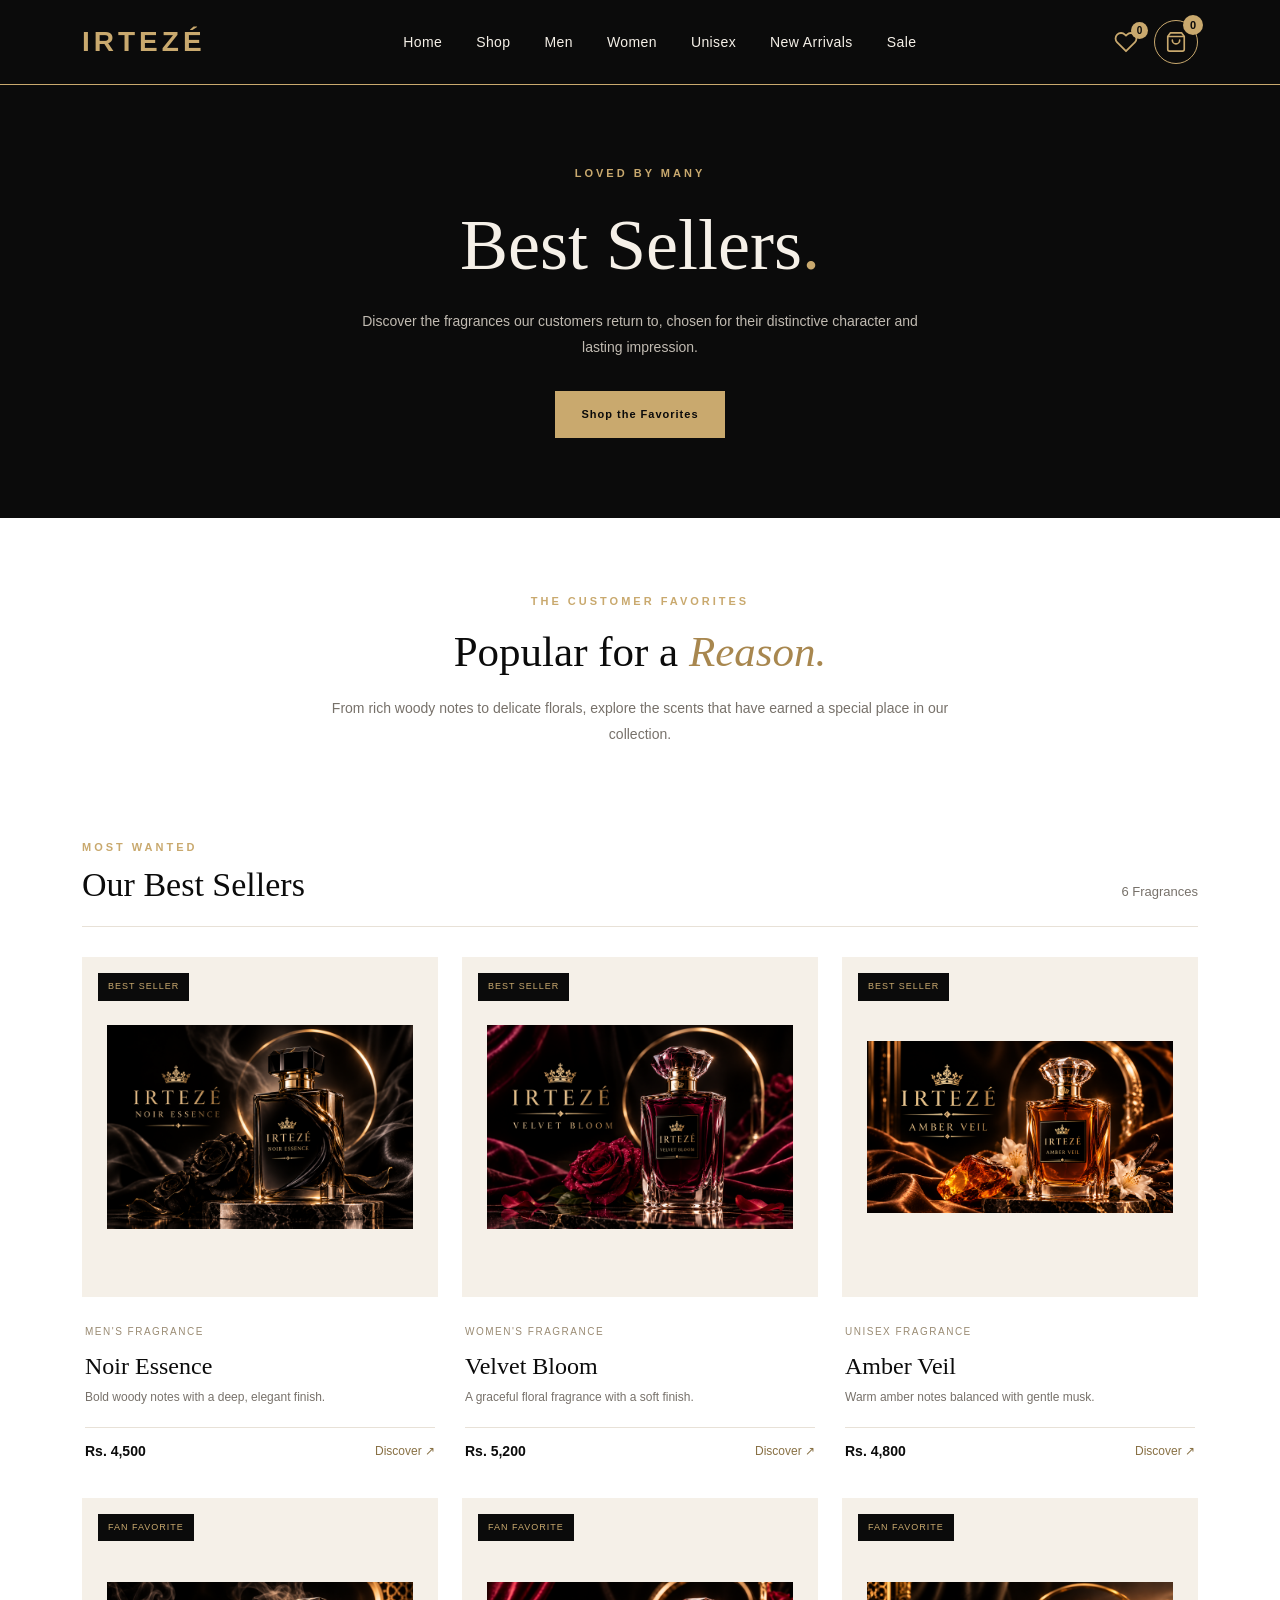
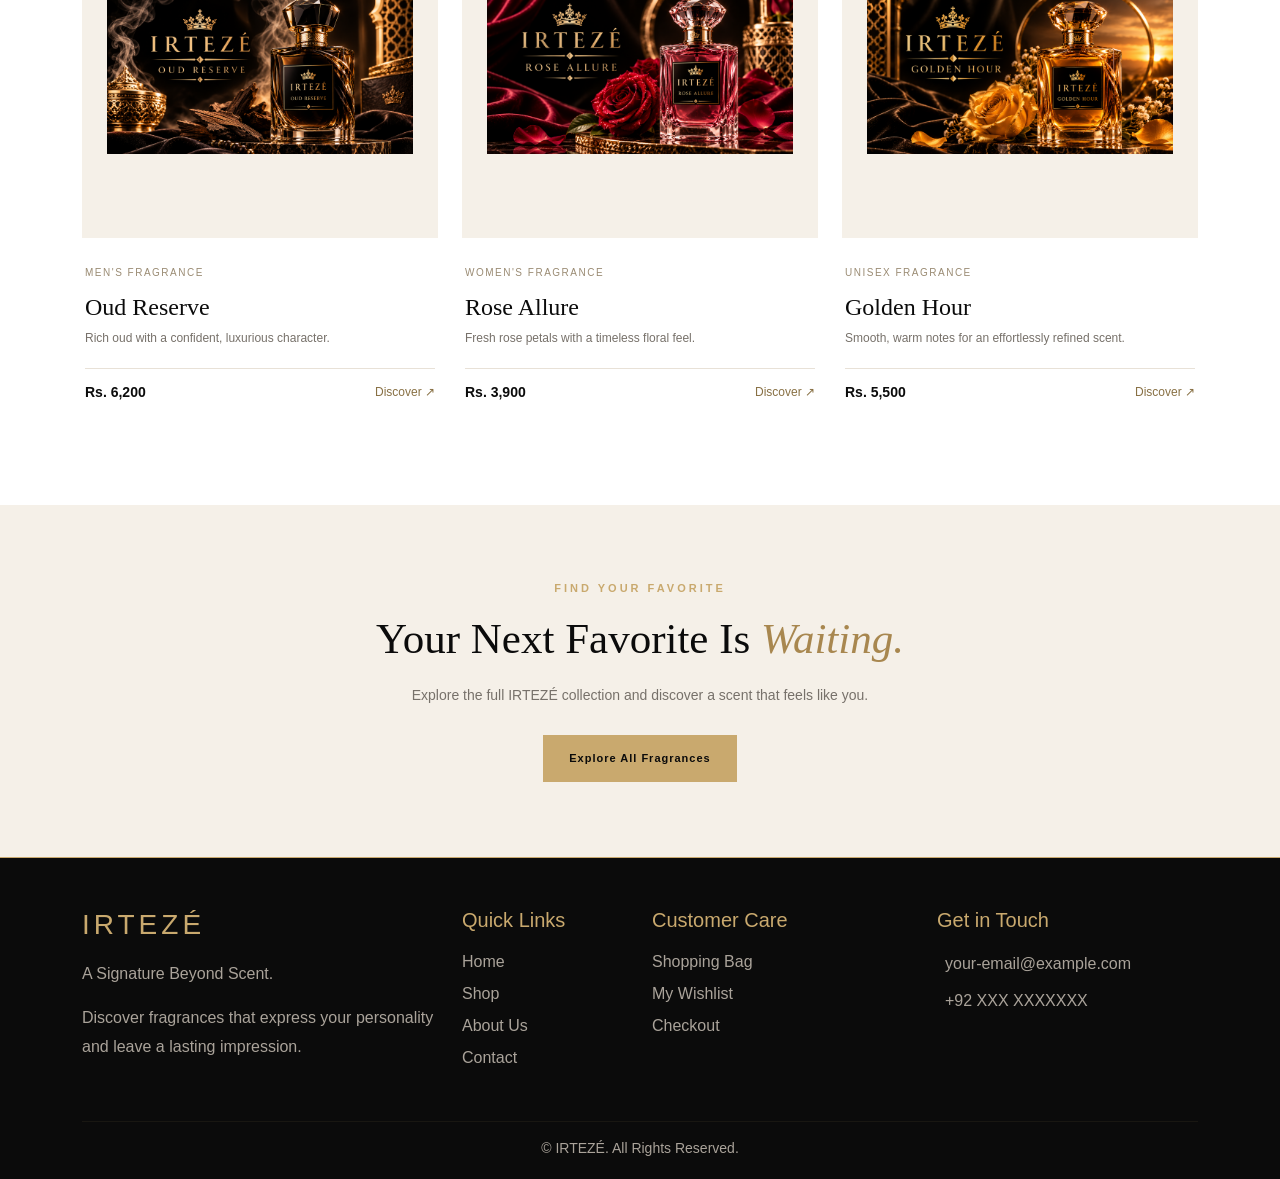
<file: best-sellers.html>
<!DOCTYPE html>
<html lang="en">
<head>
    <meta charset="UTF-8">
    <meta name="viewport" content="width=device-width, initial-scale=1.0">
    <title>Best Sellers | IRTEZÉ Perfumes</title>

    <link href="https://cdn.jsdelivr.net/npm/bootstrap@5.3.3/dist/css/bootstrap.min.css" rel="stylesheet">
    <link rel="stylesheet" href="best-sellers.css">
</head>
<body>

<header style="background:#0b0b0b; border-bottom:1px solid #c9a96e;">
    <nav class="navbar navbar-expand-lg navbar-dark py-3">
        <div class="container">

            <a class="navbar-brand fw-bold" href="index.html"
               style="color:#c9a96e; font-size:28px; letter-spacing:4px;">
                IRTEZÉ
            </a>

            <button class="navbar-toggler" type="button"
                    data-bs-toggle="collapse" data-bs-target="#irtezeNavbar"
                    aria-controls="irtezeNavbar" aria-expanded="false"
                    aria-label="Toggle navigation"
                    style="border-color:#c9a96e;">
                <span class="navbar-toggler-icon"></span>
            </button>

            <div class="collapse navbar-collapse" id="irtezeNavbar">
                <ul class="navbar-nav mx-auto gap-lg-3 text-center">
                    <li class="nav-item"><a class="nav-link" href="index.html">Home</a></li>
                    <li class="nav-item"><a class="nav-link" href="shop.html">Shop</a></li>
                    <li class="nav-item"><a class="nav-link" href="men.html">Men</a></li>
                    <li class="nav-item"><a class="nav-link" href="women.html">Women</a></li>
                    <li class="nav-item"><a class="nav-link" href="unisex.html">Unisex</a></li>
                    <li class="nav-item"><a class="nav-link" href="new-arrivals.html">New Arrivals</a></li>
                    <li class="nav-item"><a class="nav-link" href="sale.html">Sale</a></li>
                </ul>

                <div class="d-flex justify-content-center align-items-center gap-3 mt-3 mt-lg-0">
                    <a href="shop.html" aria-label="Search"
                       style="color:#c9a96e; font-size:21px;">
                        <i class="bi bi-search"></i>
                    </a>

                    <a href="wishlist.html" class="irteze-heart" aria-label="Wishlist">
    <svg xmlns="http://www.w3.org/2000/svg" width="24" height="24" viewBox="0 0 24 24" fill="none" stroke="currentColor" stroke-width="1.8" stroke-linecap="round" stroke-linejoin="round">
        <path d="M20.84 4.61a5.5 5.5 0 0 0-7.78 0L12 5.67l-1.06-1.06a5.5 5.5 0 0 0-7.78 7.78l1.06 1.06L12 21.23l7.78-7.78 1.06-1.06a5.5 5.5 0 0 0 0-7.78z"/>
    </svg>
    <span id="wishlistCount">0</span>
</a>

<a href="cart.html" class="irteze-cart" aria-label="Shopping cart">
    <svg xmlns="http://www.w3.org/2000/svg" width="22" height="22" viewBox="0 0 24 24" fill="none" stroke="currentColor" stroke-width="1.8" stroke-linecap="round" stroke-linejoin="round">
        <path d="M6 2L3 6v14a2 2 0 0 0 2 2h14a2 2 0 0 0 2-2V6l-3-4z"/>
        <line x1="3" y1="6" x2="21" y2="6"/>
        <path d="M16 10a4 4 0 0 1-8 0"/>
    </svg>
    <span id="cartCount">0</span>
</a>
                </div>
            </div>

        </div>
    </nav>
</header>

<main>

    <section class="bestseller-hero">
        <div class="container">
            <p class="eyebrow">LOVED BY MANY</p>
            <h1>Best Sellers<span>.</span></h1>
            <p>
                Discover the fragrances our customers return to,
                chosen for their distinctive character and lasting impression.
            </p>
            <a href="#popular-products" class="gold-button">Shop the Favorites</a>
        </div>
    </section>

    <section class="intro-section">
        <div class="container">
            <span class="section-label">THE CUSTOMER FAVORITES</span>
            <h2>Popular for a <em>Reason.</em></h2>
            <p>
                From rich woody notes to delicate florals, explore the scents
                that have earned a special place in our collection.
            </p>
        </div>
    </section>

    <section class="products-section" id="popular-products">
        <div class="container">

            <div class="products-heading">
                <div>
                    <span class="section-label">MOST WANTED</span>
                    <h2>Our Best Sellers</h2>
                </div>
                <span class="product-total">6 Fragrances</span>
            </div>

            <div class="row g-4">

                <div class="col-12 col-sm-6 col-lg-4">
                    <div class="product-card">
                        <div class="product-image">
                            <span class="product-badge">BEST SELLER</span>
                            <img src="image5.png" alt="Noir Essence perfume">
                            <button class="quick-add" data-id="bs1" data-name="Noir Essence" data-price="4500">Add to Bag +</button>
                        </div>
                        <div class="product-info">
                            <span class="product-category">MEN'S FRAGRANCE</span>
                            <h3>Noir Essence</h3>
                            <p class="product-description">Bold woody notes with a deep, elegant finish.</p>
                            <div class="product-bottom">
                                <span class="product-price">Rs. 4,500</span>
                                <a href="product-details.html" class="view-product">Discover ↗</a>
                            </div>
                        </div>
                    </div>
                </div>

                <div class="col-12 col-sm-6 col-lg-4">
                    <div class="product-card">
                        <div class="product-image">
                            <span class="product-badge">BEST SELLER</span>
                            <img src="image6.png" alt="Velvet Bloom perfume">
                            <button class="quick-add" data-id="bs2" data-name="Velvet Bloom" data-price="5200">Add to Bag +</button>
                        </div>
                        <div class="product-info">
                            <span class="product-category">WOMEN'S FRAGRANCE</span>
                            <h3>Velvet Bloom</h3>
                            <p class="product-description">A graceful floral fragrance with a soft finish.</p>
                            <div class="product-bottom">
                                <span class="product-price">Rs. 5,200</span>
                                <a href="product-details.html" class="view-product">Discover ↗</a>
                            </div>
                        </div>
                    </div>
                </div>

                <div class="col-12 col-sm-6 col-lg-4">
                    <div class="product-card">
                        <div class="product-image">
                            <span class="product-badge">BEST SELLER</span>
                            <img src="image7.png" alt="Amber Veil perfume">
                            <button class="quick-add" data-id="bs3" data-name="Amber Veil" data-price="4800">Add to Bag +</button>
                        </div>
                        <div class="product-info">
                            <span class="product-category">UNISEX FRAGRANCE</span>
                            <h3>Amber Veil</h3>
                            <p class="product-description">Warm amber notes balanced with gentle musk.</p>
                            <div class="product-bottom">
                                <span class="product-price">Rs. 4,800</span>
                                <a href="product-details.html" class="view-product">Discover ↗</a>
                            </div>
                        </div>
                    </div>
                </div>

                <div class="col-12 col-sm-6 col-lg-4">
                    <div class="product-card">
                        <div class="product-image">
                            <span class="product-badge">FAN FAVORITE</span>
                            <img src="image8.png" alt="Oud Reserve perfume">
                            <button class="quick-add" data-id="bs4" data-name="Oud Reserve" data-price="6200">Add to Bag +</button>
                        </div>
                        <div class="product-info">
                            <span class="product-category">MEN'S FRAGRANCE</span>
                            <h3>Oud Reserve</h3>
                            <p class="product-description">Rich oud with a confident, luxurious character.</p>
                            <div class="product-bottom">
                                <span class="product-price">Rs. 6,200</span>
                                <a href="product-details.html" class="view-product">Discover ↗</a>
                            </div>
                        </div>
                    </div>
                </div>

                <div class="col-12 col-sm-6 col-lg-4">
                    <div class="product-card">
                        <div class="product-image">
                            <span class="product-badge">FAN FAVORITE</span>
                            <img src="image9.png" alt="Rose Allure perfume">
                            <button class="quick-add" data-id="bs5" data-name="Rose Allure" data-price="3900">Add to Bag +</button>
                        </div>
                        <div class="product-info">
                            <span class="product-category">WOMEN'S FRAGRANCE</span>
                            <h3>Rose Allure</h3>
                            <p class="product-description">Fresh rose petals with a timeless floral feel.</p>
                            <div class="product-bottom">
                                <span class="product-price">Rs. 3,900</span>
                                <a href="product-details.html" class="view-product">Discover ↗</a>
                            </div>
                        </div>
                    </div>
                </div>

                <div class="col-12 col-sm-6 col-lg-4">
                    <div class="product-card">
                        <div class="product-image">
                            <span class="product-badge">FAN FAVORITE</span>
                            <img src="image10.png" alt="Golden Hour perfume">
                            <button class="quick-add" data-id="bs6" data-name="Golden Hour" data-price="5500">Add to Bag +</button>
                        </div>
                        <div class="product-info">
                            <span class="product-category">UNISEX FRAGRANCE</span>
                            <h3>Golden Hour</h3>
                            <p class="product-description">Smooth, warm notes for an effortlessly refined scent.</p>
                            <div class="product-bottom">
                                <span class="product-price">Rs. 5,500</span>
                                <a href="product-details.html" class="view-product">Discover ↗</a>
                            </div>
                        </div>
                    </div>
                </div>

            </div>
        </div>
    </section>

    <section class="signature-section">
        <div class="container">
            <span class="section-label">FIND YOUR FAVORITE</span>
            <h2>Your Next Favorite Is <em>Waiting.</em></h2>
            <p>Explore the full IRTEZÉ collection and discover a scent that feels like you.</p>
            <a href="shop.html" class="gold-button">Explore All Fragrances</a>
        </div>
    </section>

</main>

<footer style="background:#0b0b0b; color:#f5f0e8; border-top:1px solid #c9a96e; padding:50px 0 20px;">
    <div class="container">
        <div class="row g-4">

            <div class="col-lg-4 col-md-6">
                <h3 style="color:#c9a96e; letter-spacing:4px;">IRTEZÉ</h3>
                <p style="color:#aaa39a;">A Signature Beyond Scent.</p>
                <p style="color:#aaa39a;">
                    Discover fragrances that express your personality
                    and leave a lasting impression.
                </p>
            </div>

            <div class="col-lg-2 col-md-6">
                <h5 style="color:#c9a96e;">Quick Links</h5>
                <ul class="list-unstyled">
                    <li class="mb-2"><a href="index.html" style="color:#aaa39a; text-decoration:none;">Home</a></li>
                    <li class="mb-2"><a href="shop.html" style="color:#aaa39a; text-decoration:none;">Shop</a></li>
                    <li class="mb-2"><a href="about.html" style="color:#aaa39a; text-decoration:none;">About Us</a></li>
                    <li class="mb-2"><a href="contact.html" style="color:#aaa39a; text-decoration:none;">Contact</a></li>
                </ul>
            </div>

            <div class="col-lg-3 col-md-6">
                <h5 style="color:#c9a96e;">Customer Care</h5>
                <ul class="list-unstyled">
                    <li class="mb-2"><a href="cart.html" style="color:#aaa39a; text-decoration:none;">Shopping Bag</a></li>
                    <li class="mb-2"><a href="wishlist.html" style="color:#aaa39a; text-decoration:none;">My Wishlist</a></li>
                    <li class="mb-2"><a href="checkout.html" style="color:#aaa39a; text-decoration:none;">Checkout</a></li>
                </ul>
            </div>

            <div class="col-lg-3 col-md-6">
                <h5 style="color:#c9a96e;">Get in Touch</h5>
                <p style="color:#aaa39a; margin-bottom:8px;">
                    <i class="bi bi-envelope me-2"></i> your-email@example.com
                </p>
                <p style="color:#aaa39a;">
                    <i class="bi bi-telephone me-2"></i> +92 XXX XXXXXXX
                </p>
                <div class="d-flex gap-3">
                    <a href="#" aria-label="Instagram" style="color:#c9a96e; font-size:20px;"><i class="bi bi-instagram"></i></a>
                    <a href="#" aria-label="Facebook" style="color:#c9a96e; font-size:20px;"><i class="bi bi-facebook"></i></a>
                    <a href="#" aria-label="TikTok" style="color:#c9a96e; font-size:20px;"><i class="bi bi-tiktok"></i></a>
                </div>
            </div>

        </div>

        <hr style="border-color:#444; margin-top:35px;">

        <div class="text-center" style="color:#aaa39a; font-size:14px;">
            &copy; <span id="footerYear"></span> IRTEZÉ. All Rights Reserved.
        </div>
    </div>
</footer>
<script src="https://code.jquery.com/jquery-3.7.1.min.js"></script>
<script src="https://cdn.jsdelivr.net/npm/bootstrap@5.3.3/dist/js/bootstrap.bundle.min.js"></script>

<script>
$(function () {
    function updateCartCount() {
        let cart = JSON.parse(localStorage.getItem("irtezeCart")) || [];
        let count = cart.reduce(function (total, item) {
            return total + Number(item.quantity || 1);
        }, 0);

        $(".cart-count").text(count);
    }

    $(".menu-toggle").on("click", function () {
        $(".navigation").toggleClass("show-menu");
        $(this).toggleClass("open");
    });

    $(".quick-add").on("click", function () {
        let id = String($(this).data("id"));
        let name = $(this).data("name");
        let price = Number($(this).data("price"));
        let cart = JSON.parse(localStorage.getItem("irtezeCart")) || [];
        let existing = cart.find(function (item) {
            return String(item.id) === id;
        });

        if (existing) {
            existing.quantity = Number(existing.quantity || 1) + 1;
        } else {
            cart.push({
                id: id,
                name: name,
                price: price,
                quantity: 1
            });
        }

        localStorage.setItem("irtezeCart", JSON.stringify(cart));
        updateCartCount();

        let button = $(this);
        button.text("Added ✓");

        setTimeout(function () {
            button.text("Add to Bag +");
        }, 1200);
    });

    $("#currentYear").text(new Date().getFullYear());
    updateCartCount();
});
</script>
<style>
/* HEADER */
header {
    background: #0b0b0b;
    border-bottom: 1px solid rgba(201, 169, 110, 0.35);
}

header .navbar {
    padding-top: 18px;
    padding-bottom: 18px;
}

header .navbar-brand {
    color: #c9a96e !important;
    font-size: 27px;
    font-weight: 700;
    letter-spacing: 4px;
    transition: color 0.3s ease;
}

header .navbar-brand:hover {
    color: #f5f0e8 !important;
}

/* NAV LINKS */
header .navbar-nav .nav-link {
    position: relative;
    display: inline-block;
    color: #f5f0e8 !important;
    font-size: 14px;
    font-weight: 500;
    letter-spacing: 0.4px;
    padding: 10px 0 !important;
    margin: 0 9px;
    transition: color 0.3s ease;
}

header .navbar-nav .nav-link::after {
    content: "";
    position: absolute;
    left: 0;
    bottom: 3px;
    width: 0;
    height: 2px;
    background: #c9a96e;
    transition: width 0.3s ease;
}

header .navbar-nav .nav-link:hover,
header .navbar-nav .nav-link:focus,
header .navbar-nav .nav-link.active {
    color: #c9a96e !important;
}

header .navbar-nav .nav-link:hover::after,
header .navbar-nav .nav-link.active::after {
    width: 100%;
}

/* SEARCH, WISHLIST AND CART ICONS */
header a[aria-label="Search"],
header a[aria-label="Wishlist"],
header a[aria-label="Shopping cart"] {
    color: #c9a96e !important;
    transition: color 0.3s ease, transform 0.3s ease;
}

header a[aria-label="Search"]:hover,
header a[aria-label="Wishlist"]:hover,
header a[aria-label="Shopping cart"]:hover {
    color: #f5f0e8 !important;
    transform: translateY(-2px);
}

/* MOBILE MENU */
header .navbar-toggler {
    border: 1px solid #c9a96e;
    box-shadow: none !important;
}

header .navbar-toggler:focus {
    box-shadow: 0 0 0 2px rgba(201, 169, 110, 0.2) !important;
}

@media (max-width: 991px) {
    header .navbar-collapse {
        padding-top: 18px;
    }

    header .navbar-nav .nav-link {
        margin: 4px 0;
    }

    header .navbar-nav .nav-link::after {
        left: 50%;
        transform: translateX(-50%);
    }

    header .navbar-nav .nav-link:hover::after,
    header .navbar-nav .nav-link.active::after {
        width: 35px;
    }
}

/* FOOTER */
footer {
    background: #0b0b0b !important;
    color: #f5f0e8;
    border-top: 1px solid rgba(201, 169, 110, 0.4);
}

footer h3,
footer h5 {
    color: #c9a96e !important;
    margin-bottom: 18px;
}

footer p {
    line-height: 1.8;
}

footer a {
    color: #aaa39a !important;
    text-decoration: none !important;
    transition: color 0.3s ease;
}

footer a:hover {
    color: #c9a96e !important;
}

footer .bi-instagram,
footer .bi-facebook,
footer .bi-tiktok {
    transition: color 0.3s ease, transform 0.3s ease;
}

footer a:hover .bi-instagram,
footer a:hover .bi-facebook,
footer a:hover .bi-tiktok {
    color: #f5f0e8;
}

footer hr {
    border-color: rgba(201, 169, 110, 0.3) !important;
}

footer #footerYear {
    color: #c9a96e;
}

/* CART BUTTON */
.irteze-cart {
    position: relative;
    width: 44px;
    height: 44px;
    display: inline-flex;
    align-items: center;
    justify-content: center;
    background: transparent;
    color: #c9a96e !important;
    border: 1px solid #c9a96e;
    border-radius: 50%;
    text-decoration: none !important;
    transition: all 0.3s ease;
}

.irteze-cart svg {
    display: block;
}

.irteze-cart #cartCount {
    position: absolute;
    top: -6px;
    right: -6px;
    min-width: 20px;
    height: 20px;
    padding: 0 5px;
    display: flex;
    align-items: center;
    justify-content: center;
    background: #c9a96e;
    color: #0b0b0b;
    font-size: 11px;
    font-weight: 700;
    line-height: 1;
    border-radius: 50px;
}

.irteze-cart:hover {
    background: #c9a96e;
    color: #0b0b0b !important;
    transform: translateY(-2px);
}

.irteze-cart:hover #cartCount {
    background: #0b0b0b;
    color: #c9a96e;
}
/* WISHLIST HEART */
.irteze-heart {
    position: relative;
    display: inline-flex;
    align-items: center;
    justify-content: center;
    color: #c9a96e !important;
    font-size: 22px;
    line-height: 1;
    text-decoration: none !important;
    transition: all 0.3s ease;
}

.irteze-heart:hover {
    color: #ffffff !important;
    transform: translateY(-2px);
}

.irteze-heart #wishlistCount {
    position: absolute;
    top: -8px;
    right: -10px;
    min-width: 17px;
    height: 17px;
    padding: 0 4px;
    display: flex;
    align-items: center;
    justify-content: center;
    background: #c9a96e;
    color: #0b0b0b;
    font-size: 10px;
    font-weight: 700;
    line-height: 1;
    border-radius: 50px;
}
.irteze-heart svg {
    display: block;
}
</style>
</body>
</html>
</file>
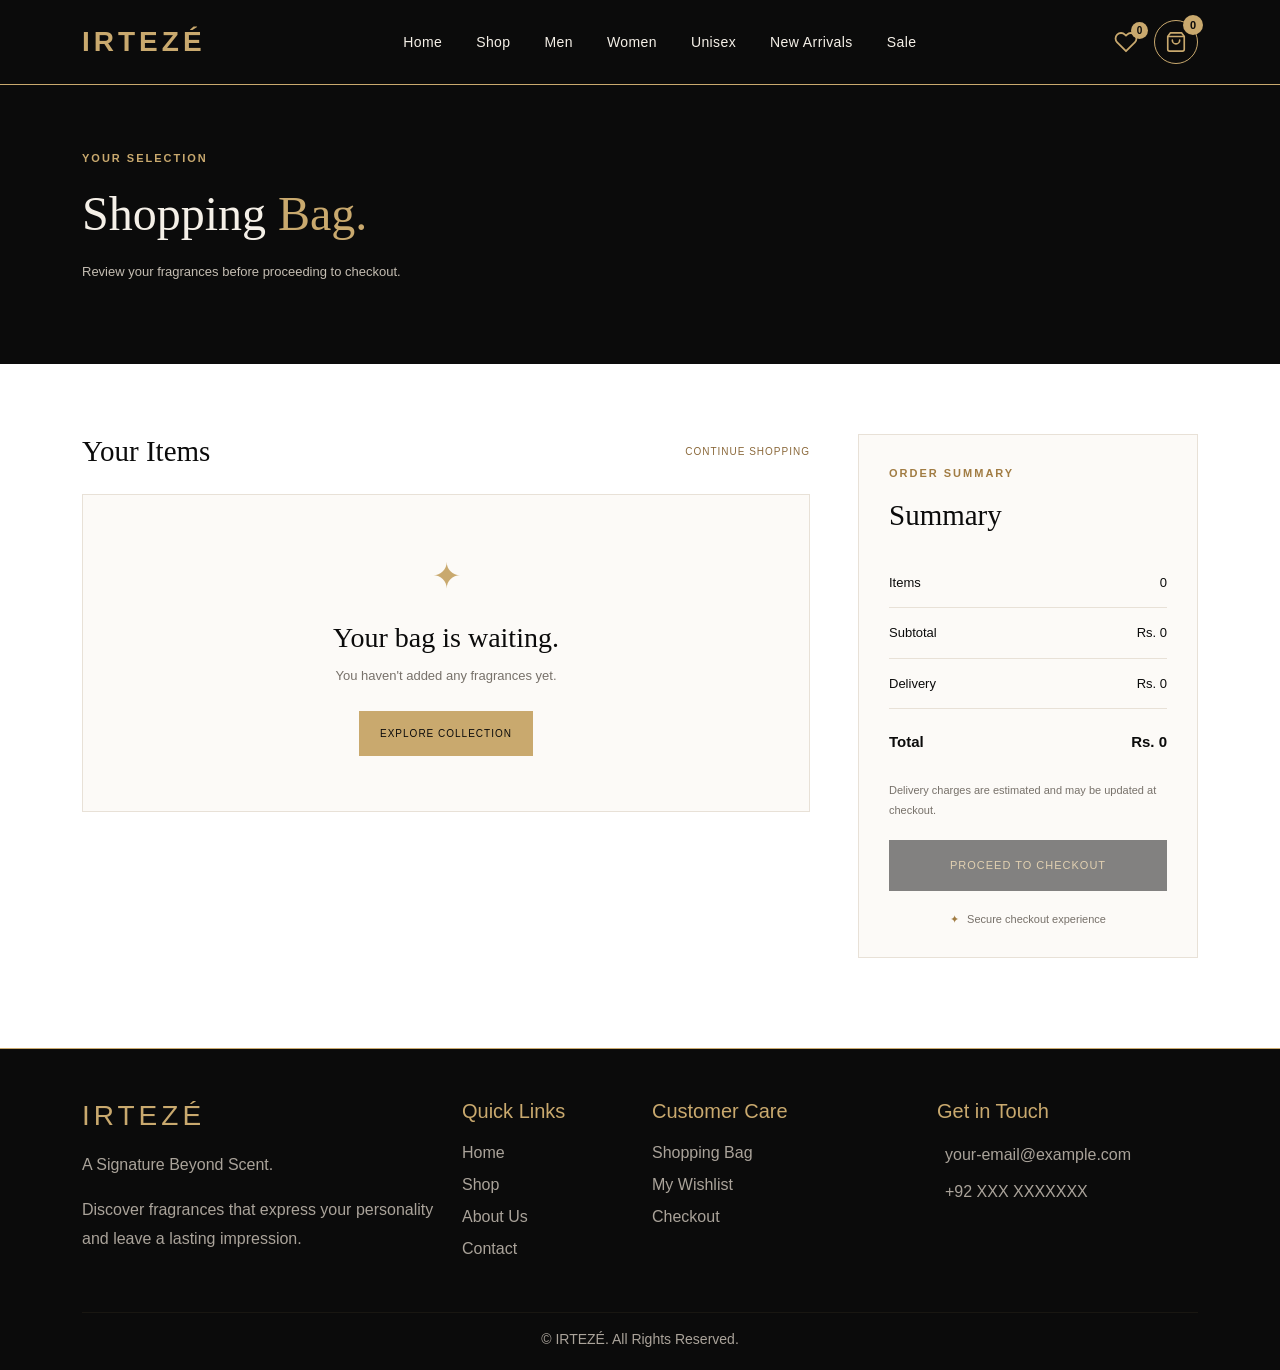
<file: cart.html>
<!DOCTYPE html>
<html lang="en">
<head>
    <meta charset="UTF-8">
    <meta name="viewport" content="width=device-width, initial-scale=1.0">
    <title>Shopping Bag | IRTEZÉ</title>

    <link href="https://cdn.jsdelivr.net/npm/bootstrap@5.3.3/dist/css/bootstrap.min.css" rel="stylesheet">
    <link rel="stylesheet" href="cart.css">
</head>
<body>

    <header style="background:#0b0b0b; border-bottom:1px solid #c9a96e;">
    <nav class="navbar navbar-expand-lg navbar-dark py-3">
        <div class="container">

            <a class="navbar-brand fw-bold" href="index.html"
               style="color:#c9a96e; font-size:28px; letter-spacing:4px;">
                IRTEZÉ
            </a>

            <button class="navbar-toggler" type="button"
                    data-bs-toggle="collapse" data-bs-target="#irtezeNavbar"
                    aria-controls="irtezeNavbar" aria-expanded="false"
                    aria-label="Toggle navigation"
                    style="border-color:#c9a96e;">
                <span class="navbar-toggler-icon"></span>
            </button>

            <div class="collapse navbar-collapse" id="irtezeNavbar">
                <ul class="navbar-nav mx-auto gap-lg-3 text-center">
                    <li class="nav-item"><a class="nav-link" href="index.html">Home</a></li>
                    <li class="nav-item"><a class="nav-link" href="shop.html">Shop</a></li>
                    <li class="nav-item"><a class="nav-link" href="men.html">Men</a></li>
                    <li class="nav-item"><a class="nav-link" href="women.html">Women</a></li>
                    <li class="nav-item"><a class="nav-link" href="unisex.html">Unisex</a></li>
                    <li class="nav-item"><a class="nav-link" href="new-arrivals.html">New Arrivals</a></li>
                    <li class="nav-item"><a class="nav-link" href="sale.html">Sale</a></li>
                </ul>

                <div class="d-flex justify-content-center align-items-center gap-3 mt-3 mt-lg-0">
                    <a href="shop.html" aria-label="Search"
                       style="color:#c9a96e; font-size:21px;">
                        <i class="bi bi-search"></i>
                    </a>

                   <a href="wishlist.html" class="irteze-heart" aria-label="Wishlist">
    <svg xmlns="http://www.w3.org/2000/svg" width="24" height="24" viewBox="0 0 24 24" fill="none" stroke="currentColor" stroke-width="1.8" stroke-linecap="round" stroke-linejoin="round">
        <path d="M20.84 4.61a5.5 5.5 0 0 0-7.78 0L12 5.67l-1.06-1.06a5.5 5.5 0 0 0-7.78 7.78l1.06 1.06L12 21.23l7.78-7.78 1.06-1.06a5.5 5.5 0 0 0 0-7.78z"/>
    </svg>
    <span id="wishlistCount">0</span>
</a>

<a href="cart.html" class="irteze-cart" aria-label="Shopping cart">
    <svg xmlns="http://www.w3.org/2000/svg" width="22" height="22" viewBox="0 0 24 24" fill="none" stroke="currentColor" stroke-width="1.8" stroke-linecap="round" stroke-linejoin="round">
        <path d="M6 2L3 6v14a2 2 0 0 0 2 2h14a2 2 0 0 0 2-2V6l-3-4z"/>
        <line x1="3" y1="6" x2="21" y2="6"/>
        <path d="M16 10a4 4 0 0 1-8 0"/>
    </svg>
    <span id="cartCount">0</span>
</a>
                </div>
            </div>

        </div>
    </nav>
</header>

    <main>
        <section class="cart-hero">
            <div class="container">
                <p class="eyebrow">YOUR SELECTION</p>
                <h1>Shopping <span>Bag.</span></h1>
                <p>Review your fragrances before proceeding to checkout.</p>
            </div>
        </section>

        <section class="cart-section">
            <div class="container">
                <div class="row g-5">

                    <div class="col-lg-8">
                        <div class="cart-heading">
                            <h2>Your Items</h2>
                            <a href="shop.html">CONTINUE SHOPPING</a>
                        </div>

                        <div id="cartItems"></div>

                        <div id="emptyCart" class="empty-cart" style="display: none;">
                            <div class="empty-symbol">✦</div>
                            <h3>Your bag is waiting.</h3>
                            <p>You haven't added any fragrances yet.</p>
                            <a href="shop.html" class="gold-button">EXPLORE COLLECTION</a>
                        </div>
                    </div>

                    <div class="col-lg-4">
                        <div class="order-summary">
                            <p class="eyebrow">ORDER SUMMARY</p>
                            <h2>Summary</h2>

                            <div class="summary-row">
                                <span>Items</span>
                                <span id="itemCount">0</span>
                            </div>

                            <div class="summary-row">
                                <span>Subtotal</span>
                                <span id="subtotal">Rs. 0</span>
                            </div>

                            <div class="summary-row">
                                <span>Delivery</span>
                                <span id="delivery">Rs. 250</span>
                            </div>

                            <div class="summary-row total-row">
                                <strong>Total</strong>
                                <strong id="total">Rs. 0</strong>
                            </div>

                            <p class="delivery-note">
                                Delivery charges are estimated and may be updated at checkout.
                            </p>

                            <a href="checkout.html" id="checkoutButton" class="checkout-button">
                                PROCEED TO CHECKOUT
                            </a>

                            <div class="secure-note">
                                <span>✦</span>
                                Secure checkout experience
                            </div>
                        </div>
                    </div>

                </div>
            </div>
        </section>
    </main>

   <footer style="background:#0b0b0b; color:#f5f0e8; border-top:1px solid #c9a96e; padding:50px 0 20px;">
    <div class="container">
        <div class="row g-4">

            <div class="col-lg-4 col-md-6">
                <h3 style="color:#c9a96e; letter-spacing:4px;">IRTEZÉ</h3>
                <p style="color:#aaa39a;">A Signature Beyond Scent.</p>
                <p style="color:#aaa39a;">
                    Discover fragrances that express your personality
                    and leave a lasting impression.
                </p>
            </div>

            <div class="col-lg-2 col-md-6">
                <h5 style="color:#c9a96e;">Quick Links</h5>
                <ul class="list-unstyled">
                    <li class="mb-2"><a href="index.html" style="color:#aaa39a; text-decoration:none;">Home</a></li>
                    <li class="mb-2"><a href="shop.html" style="color:#aaa39a; text-decoration:none;">Shop</a></li>
                    <li class="mb-2"><a href="about.html" style="color:#aaa39a; text-decoration:none;">About Us</a></li>
                    <li class="mb-2"><a href="contact.html" style="color:#aaa39a; text-decoration:none;">Contact</a></li>
                </ul>
            </div>

            <div class="col-lg-3 col-md-6">
                <h5 style="color:#c9a96e;">Customer Care</h5>
                <ul class="list-unstyled">
                    <li class="mb-2"><a href="cart.html" style="color:#aaa39a; text-decoration:none;">Shopping Bag</a></li>
                    <li class="mb-2"><a href="wishlist.html" style="color:#aaa39a; text-decoration:none;">My Wishlist</a></li>
                    <li class="mb-2"><a href="checkout.html" style="color:#aaa39a; text-decoration:none;">Checkout</a></li>
                </ul>
            </div>

            <div class="col-lg-3 col-md-6">
                <h5 style="color:#c9a96e;">Get in Touch</h5>
                <p style="color:#aaa39a; margin-bottom:8px;">
                    <i class="bi bi-envelope me-2"></i> your-email@example.com
                </p>
                <p style="color:#aaa39a;">
                    <i class="bi bi-telephone me-2"></i> +92 XXX XXXXXXX
                </p>
                <div class="d-flex gap-3">
                    <a href="#" aria-label="Instagram" style="color:#c9a96e; font-size:20px;"><i class="bi bi-instagram"></i></a>
                    <a href="#" aria-label="Facebook" style="color:#c9a96e; font-size:20px;"><i class="bi bi-facebook"></i></a>
                    <a href="#" aria-label="TikTok" style="color:#c9a96e; font-size:20px;"><i class="bi bi-tiktok"></i></a>
                </div>
            </div>

        </div>

        <hr style="border-color:#444; margin-top:35px;">

        <div class="text-center" style="color:#aaa39a; font-size:14px;">
            &copy; <span id="footerYear"></span> IRTEZÉ. All Rights Reserved.
        </div>
    </div>
</footer>

    <script src="https://code.jquery.com/jquery-3.7.1.min.js"></script>
    <script src="https://cdn.jsdelivr.net/npm/bootstrap@5.3.3/dist/js/bootstrap.bundle.min.js"></script>

    <script>
        $("#year").text(new Date().getFullYear());

        let cart = JSON.parse(localStorage.getItem("irtezeCart")) || [];

        function showCart() {
            let subtotal = 0;
            let count = 0;
            let html = "";

            cart.forEach(function (item, index) {
                let price = Number(item.price) || 0;
                let quantity = Number(item.quantity) || 1;

                subtotal += price * quantity;
                count += quantity;

                html += `
                    <div class="cart-item">
                        <div class="item-number">${String(index + 1).padStart(2, "0")}</div>

                        <div class="item-info">
                            <h3>${item.name}</h3>
                            <p>IRTEZÉ Fragrance</p>
                            <span>Rs. ${price.toLocaleString("en-PK")}</span>

                            <div class="quantity-control">
                                <label for="quantity-${index}">Qty:</label>
                                <input id="quantity-${index}" type="number" min="1" max="10"
                                    value="${quantity}" onchange="changeQuantity(${index}, this.value)">
                            </div>
                        </div>

                        <div class="item-right">
                            <strong>Rs. ${(price * quantity).toLocaleString("en-PK")}</strong>
                            <button class="remove-button" onclick="removeItem(${index})">Remove</button>
                        </div>
                    </div>
                `;
            });

            $("#cartItems").html(html);
            $("#cartCount").text(count);
            $("#itemCount").text(count);
            $("#subtotal").text("Rs. " + subtotal.toLocaleString("en-PK"));

            let delivery = count > 0 ? 250 : 0;
            $("#delivery").text("Rs. " + delivery.toLocaleString("en-PK"));
            $("#total").text("Rs. " + (subtotal + delivery).toLocaleString("en-PK"));

            if (cart.length === 0) {
                $("#emptyCart").show();
                $("#checkoutButton").addClass("disabled").attr("aria-disabled", "true");
            } else {
                $("#emptyCart").hide();
                $("#checkoutButton").removeClass("disabled").removeAttr("aria-disabled");
            }
        }

        function changeQuantity(index, value) {
            let quantity = parseInt(value);

            if (isNaN(quantity) || quantity < 1 || quantity > 10) {
                alert("Please select a quantity between 1 and 10.");
                showCart();
                return;
            }

            cart[index].quantity = quantity;
            localStorage.setItem("irtezeCart", JSON.stringify(cart));
            showCart();
        }

        function removeItem(index) {
            cart.splice(index, 1);
            localStorage.setItem("irtezeCart", JSON.stringify(cart));
            showCart();
        }

        $("#checkoutButton").on("click", function (event) {
            if (cart.length === 0) {
                event.preventDefault();
            }
        });

        showCart();
    </script>
<style>
/* HEADER */
header {
    background: #0b0b0b;
    border-bottom: 1px solid rgba(201, 169, 110, 0.35);
}

header .navbar {
    padding-top: 18px;
    padding-bottom: 18px;
}

header .navbar-brand {
    color: #c9a96e !important;
    font-size: 27px;
    font-weight: 700;
    letter-spacing: 4px;
    transition: color 0.3s ease;
}

header .navbar-brand:hover {
    color: #f5f0e8 !important;
}

/* NAV LINKS */
header .navbar-nav .nav-link {
    position: relative;
    display: inline-block;
    color: #f5f0e8 !important;
    font-size: 14px;
    font-weight: 500;
    letter-spacing: 0.4px;
    padding: 10px 0 !important;
    margin: 0 9px;
    transition: color 0.3s ease;
}

header .navbar-nav .nav-link::after {
    content: "";
    position: absolute;
    left: 0;
    bottom: 3px;
    width: 0;
    height: 2px;
    background: #c9a96e;
    transition: width 0.3s ease;
}

header .navbar-nav .nav-link:hover,
header .navbar-nav .nav-link:focus,
header .navbar-nav .nav-link.active {
    color: #c9a96e !important;
}

header .navbar-nav .nav-link:hover::after,
header .navbar-nav .nav-link.active::after {
    width: 100%;
}

/* SEARCH, WISHLIST AND CART ICONS */
header a[aria-label="Search"],
header a[aria-label="Wishlist"],
header a[aria-label="Shopping cart"] {
    color: #c9a96e !important;
    transition: color 0.3s ease, transform 0.3s ease;
}

header a[aria-label="Search"]:hover,
header a[aria-label="Wishlist"]:hover,
header a[aria-label="Shopping cart"]:hover {
    color: #f5f0e8 !important;
    transform: translateY(-2px);
}

/* MOBILE MENU */
header .navbar-toggler {
    border: 1px solid #c9a96e;
    box-shadow: none !important;
}

header .navbar-toggler:focus {
    box-shadow: 0 0 0 2px rgba(201, 169, 110, 0.2) !important;
}

@media (max-width: 991px) {
    header .navbar-collapse {
        padding-top: 18px;
    }

    header .navbar-nav .nav-link {
        margin: 4px 0;
    }

    header .navbar-nav .nav-link::after {
        left: 50%;
        transform: translateX(-50%);
    }

    header .navbar-nav .nav-link:hover::after,
    header .navbar-nav .nav-link.active::after {
        width: 35px;
    }
}

/* FOOTER */
footer {
    background: #0b0b0b !important;
    color: #f5f0e8;
    border-top: 1px solid rgba(201, 169, 110, 0.4);
}

footer h3,
footer h5 {
    color: #c9a96e !important;
    margin-bottom: 18px;
}

footer p {
    line-height: 1.8;
}

footer a {
    color: #aaa39a !important;
    text-decoration: none !important;
    transition: color 0.3s ease;
}

footer a:hover {
    color: #c9a96e !important;
}

footer .bi-instagram,
footer .bi-facebook,
footer .bi-tiktok {
    transition: color 0.3s ease, transform 0.3s ease;
}

footer a:hover .bi-instagram,
footer a:hover .bi-facebook,
footer a:hover .bi-tiktok {
    color: #f5f0e8;
}

footer hr {
    border-color: rgba(201, 169, 110, 0.3) !important;
}

footer #footerYear {
    color: #c9a96e;
}

/* CART BUTTON */
.irteze-cart {
    position: relative;
    width: 44px;
    height: 44px;
    display: inline-flex;
    align-items: center;
    justify-content: center;
    background: transparent;
    color: #c9a96e !important;
    border: 1px solid #c9a96e;
    border-radius: 50%;
    text-decoration: none !important;
    transition: all 0.3s ease;
}

.irteze-cart svg {
    display: block;
}

.irteze-cart #cartCount {
    position: absolute;
    top: -6px;
    right: -6px;
    min-width: 20px;
    height: 20px;
    padding: 0 5px;
    display: flex;
    align-items: center;
    justify-content: center;
    background: #c9a96e;
    color: #0b0b0b;
    font-size: 11px;
    font-weight: 700;
    line-height: 1;
    border-radius: 50px;
}

.irteze-cart:hover {
    background: #c9a96e;
    color: #0b0b0b !important;
    transform: translateY(-2px);
}

.irteze-cart:hover #cartCount {
    background: #0b0b0b;
    color: #c9a96e;
}
/* WISHLIST HEART */
.irteze-heart {
    position: relative;
    display: inline-flex;
    align-items: center;
    justify-content: center;
    color: #c9a96e !important;
    font-size: 22px;
    line-height: 1;
    text-decoration: none !important;
    transition: all 0.3s ease;
}

.irteze-heart:hover {
    color: #ffffff !important;
    transform: translateY(-2px);
}

.irteze-heart #wishlistCount {
    position: absolute;
    top: -8px;
    right: -10px;
    min-width: 17px;
    height: 17px;
    padding: 0 4px;
    display: flex;
    align-items: center;
    justify-content: center;
    background: #c9a96e;
    color: #0b0b0b;
    font-size: 10px;
    font-weight: 700;
    line-height: 1;
    border-radius: 50px;
}
.irteze-heart svg {
    display: block;
}
</style>
</body>
</html>
</file>
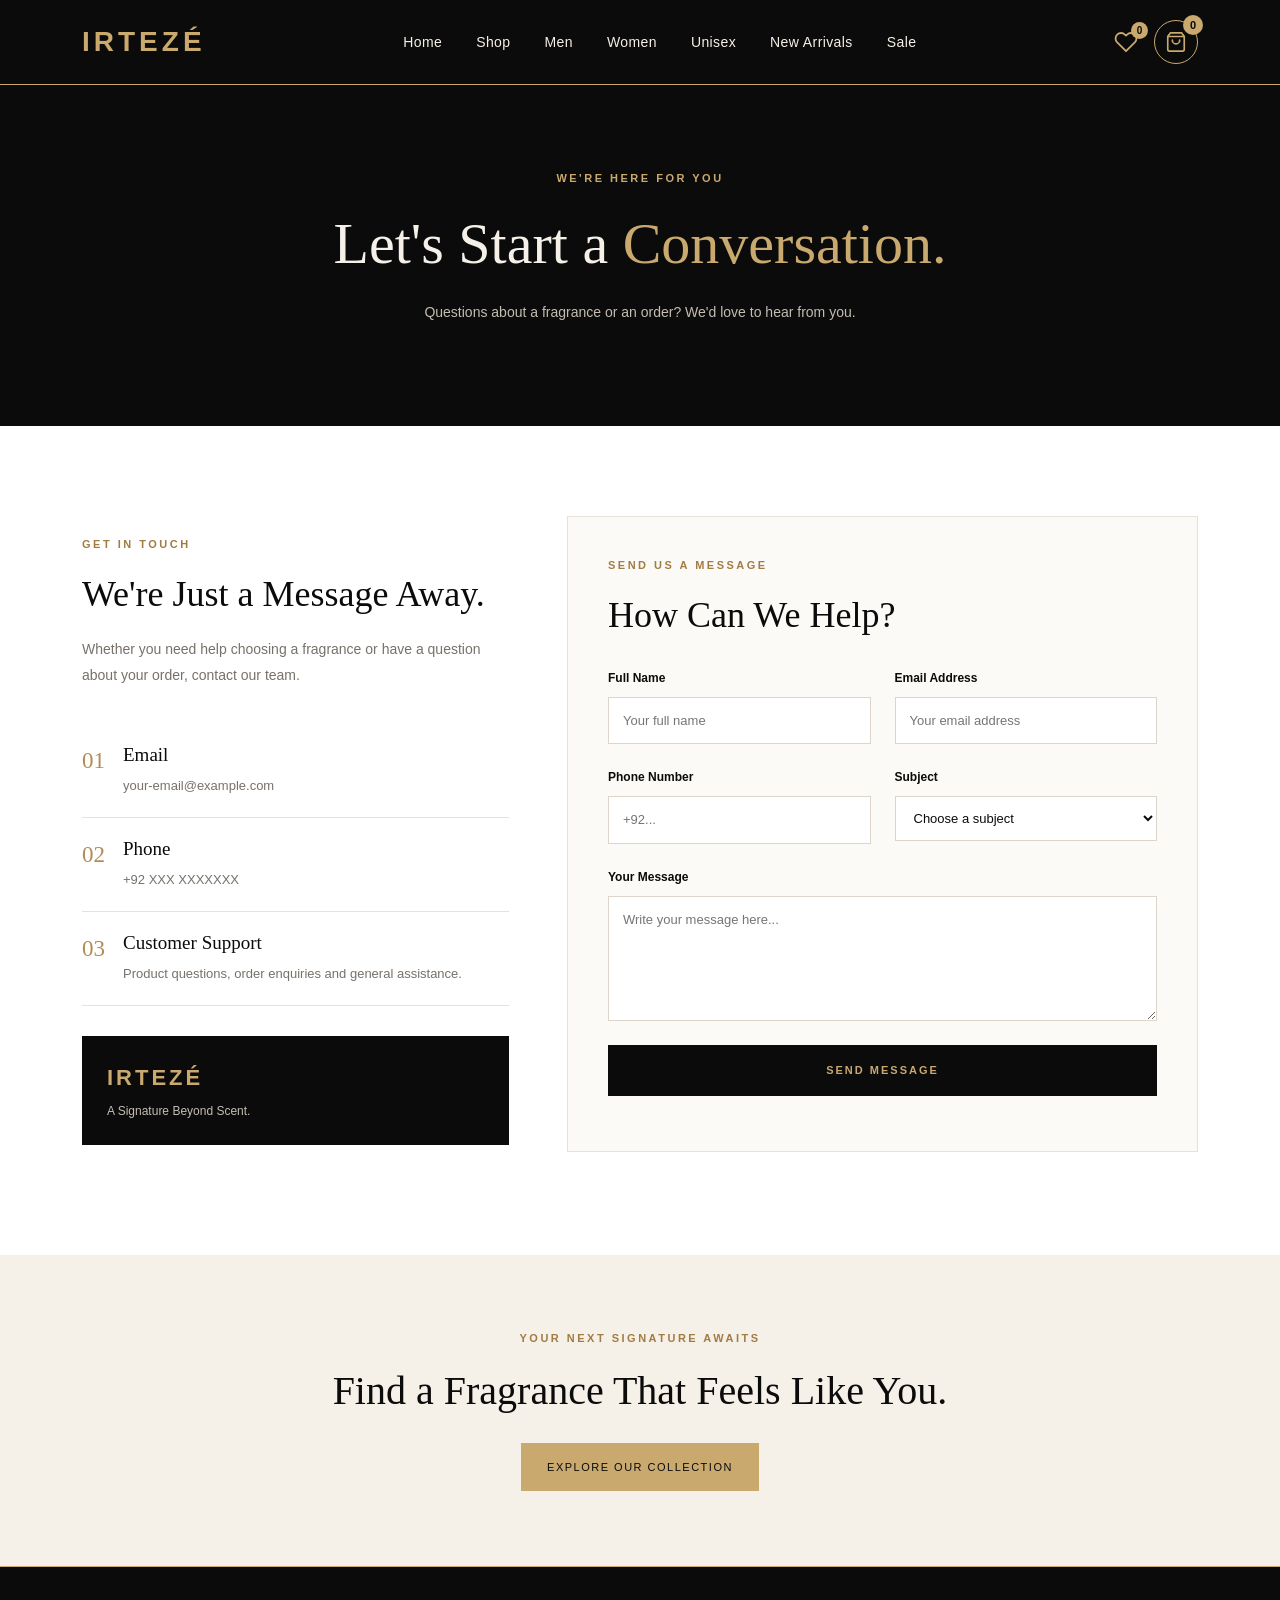
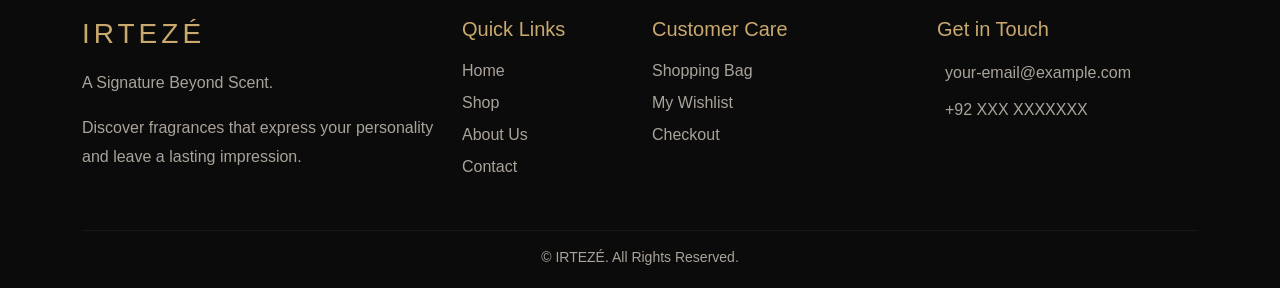
<file: contact.html>
<!DOCTYPE html>
<html lang="en">
<head>
    <meta charset="UTF-8">
    <meta name="viewport" content="width=device-width, initial-scale=1.0">
    <title>Contact Us | IRTEZÉ</title>

    <link href="https://cdn.jsdelivr.net/npm/bootstrap@5.3.3/dist/css/bootstrap.min.css" rel="stylesheet">
    <link rel="stylesheet" href="contact.css">
</head>
<body>

   <header style="background:#0b0b0b; border-bottom:1px solid #c9a96e;">
    <nav class="navbar navbar-expand-lg navbar-dark py-3">
        <div class="container">

            <a class="navbar-brand fw-bold" href="index.html"
               style="color:#c9a96e; font-size:28px; letter-spacing:4px;">
                IRTEZÉ
            </a>

            <button class="navbar-toggler" type="button"
                    data-bs-toggle="collapse" data-bs-target="#irtezeNavbar"
                    aria-controls="irtezeNavbar" aria-expanded="false"
                    aria-label="Toggle navigation"
                    style="border-color:#c9a96e;">
                <span class="navbar-toggler-icon"></span>
            </button>

            <div class="collapse navbar-collapse" id="irtezeNavbar">
                <ul class="navbar-nav mx-auto gap-lg-3 text-center">
                    <li class="nav-item"><a class="nav-link" href="index.html">Home</a></li>
                    <li class="nav-item"><a class="nav-link" href="shop.html">Shop</a></li>
                    <li class="nav-item"><a class="nav-link" href="men.html">Men</a></li>
                    <li class="nav-item"><a class="nav-link" href="women.html">Women</a></li>
                    <li class="nav-item"><a class="nav-link" href="unisex.html">Unisex</a></li>
                    <li class="nav-item"><a class="nav-link" href="new-arrivals.html">New Arrivals</a></li>
                    <li class="nav-item"><a class="nav-link" href="sale.html">Sale</a></li>
                </ul>

                <div class="d-flex justify-content-center align-items-center gap-3 mt-3 mt-lg-0">
                    <a href="shop.html" aria-label="Search"
                       style="color:#c9a96e; font-size:21px;">
                        <i class="bi bi-search"></i>
                    </a>

                   <a href="wishlist.html" class="irteze-heart" aria-label="Wishlist">
    <svg xmlns="http://www.w3.org/2000/svg" width="24" height="24" viewBox="0 0 24 24" fill="none" stroke="currentColor" stroke-width="1.8" stroke-linecap="round" stroke-linejoin="round">
        <path d="M20.84 4.61a5.5 5.5 0 0 0-7.78 0L12 5.67l-1.06-1.06a5.5 5.5 0 0 0-7.78 7.78l1.06 1.06L12 21.23l7.78-7.78 1.06-1.06a5.5 5.5 0 0 0 0-7.78z"/>
    </svg>
    <span id="wishlistCount">0</span>
</a>

<a href="cart.html" class="irteze-cart" aria-label="Shopping cart">
    <svg xmlns="http://www.w3.org/2000/svg" width="22" height="22" viewBox="0 0 24 24" fill="none" stroke="currentColor" stroke-width="1.8" stroke-linecap="round" stroke-linejoin="round">
        <path d="M6 2L3 6v14a2 2 0 0 0 2 2h14a2 2 0 0 0 2-2V6l-3-4z"/>
        <line x1="3" y1="6" x2="21" y2="6"/>
        <path d="M16 10a4 4 0 0 1-8 0"/>
    </svg>
    <span id="cartCount">0</span>
</a>
                </div>
            </div>

        </div>
    </nav>
</header>

    <main>
        <section class="contact-hero">
            <div class="container text-center">
                <p class="eyebrow">WE'RE HERE FOR YOU</p>
                <h1>Let's Start a <span>Conversation.</span></h1>
                <p>Questions about a fragrance or an order? We'd love to hear from you.</p>
            </div>
        </section>

        <section class="contact-section">
            <div class="container">
                <div class="row g-5">

                    <div class="col-lg-5">
                        <div class="contact-information">
                            <p class="eyebrow">GET IN TOUCH</p>
                            <h2>We're Just a Message Away.</h2>

                            <p class="intro">
                                Whether you need help choosing a fragrance or
                                have a question about your order, contact our team.
                            </p>

                            <div class="contact-detail">
                                <span class="detail-number">01</span>
                                <div>
                                    <h3>Email</h3>
                                    <p>your-email@example.com</p>
                                </div>
                            </div>

                            <div class="contact-detail">
                                <span class="detail-number">02</span>
                                <div>
                                    <h3>Phone</h3>
                                    <p>+92 XXX XXXXXXX</p>
                                </div>
                            </div>

                            <div class="contact-detail">
                                <span class="detail-number">03</span>
                                <div>
                                    <h3>Customer Support</h3>
                                    <p>Product questions, order enquiries and general assistance.</p>
                                </div>
                            </div>

                            <div class="contact-note">
                                <span>IRTEZÉ</span>
                                <p>A Signature Beyond Scent.</p>
                            </div>
                        </div>
                    </div>

                    <div class="col-lg-7">
                        <div class="contact-form-box">
                            <p class="eyebrow">SEND US A MESSAGE</p>
                            <h2>How Can We Help?</h2>

                            <form id="contactForm">
                                <div class="row g-4">

                                    <div class="col-md-6">
                                        <label for="name">Full Name</label>
                                        <input type="text" id="name" name="from_name" placeholder="Your full name" required>
                                    </div>

                                    <div class="col-md-6">
                                        <label for="email">Email Address</label>
                                        <input type="email" id="email" name="from_email" placeholder="Your email address" required>
                                    </div>

                                    <div class="col-md-6">
                                        <label for="phone">Phone Number</label>
                                        <input type="tel" id="phone" name="phone" placeholder="+92..." required>
                                    </div>

                                    <div class="col-md-6">
                                        <label for="subject">Subject</label>
                                        <select id="subject" name="subject" required>
                                            <option value="">Choose a subject</option>
                                            <option>Product Enquiry</option>
                                            <option>Order Support</option>
                                            <option>Payment Question</option>
                                            <option>Return or Exchange</option>
                                            <option>Other</option>
                                        </select>
                                    </div>

                                    <div class="col-12">
                                        <label for="message">Your Message</label>
                                        <textarea id="message" name="message" rows="5" placeholder="Write your message here..." required></textarea>
                                    </div>

                                    <div class="col-12">
                                        <button type="submit" class="send-button">SEND MESSAGE</button>
                                        <p id="formMessage" role="status"></p>
                                    </div>

                                </div>
                            </form>
                        </div>
                    </div>

                </div>
            </div>
        </section>

        <section class="contact-bottom">
            <div class="container text-center">
                <p class="eyebrow">YOUR NEXT SIGNATURE AWAITS</p>
                <h2>Find a Fragrance That Feels Like You.</h2>
                <a href="shop.html" class="gold-button">EXPLORE OUR COLLECTION</a>
            </div>
        </section>
    </main>

    <footer style="background:#0b0b0b; color:#f5f0e8; border-top:1px solid #c9a96e; padding:50px 0 20px;">
    <div class="container">
        <div class="row g-4">

            <div class="col-lg-4 col-md-6">
                <h3 style="color:#c9a96e; letter-spacing:4px;">IRTEZÉ</h3>
                <p style="color:#aaa39a;">A Signature Beyond Scent.</p>
                <p style="color:#aaa39a;">
                    Discover fragrances that express your personality
                    and leave a lasting impression.
                </p>
            </div>

            <div class="col-lg-2 col-md-6">
                <h5 style="color:#c9a96e;">Quick Links</h5>
                <ul class="list-unstyled">
                    <li class="mb-2"><a href="index.html" style="color:#aaa39a; text-decoration:none;">Home</a></li>
                    <li class="mb-2"><a href="shop.html" style="color:#aaa39a; text-decoration:none;">Shop</a></li>
                    <li class="mb-2"><a href="about.html" style="color:#aaa39a; text-decoration:none;">About Us</a></li>
                    <li class="mb-2"><a href="contact.html" style="color:#aaa39a; text-decoration:none;">Contact</a></li>
                </ul>
            </div>

            <div class="col-lg-3 col-md-6">
                <h5 style="color:#c9a96e;">Customer Care</h5>
                <ul class="list-unstyled">
                    <li class="mb-2"><a href="cart.html" style="color:#aaa39a; text-decoration:none;">Shopping Bag</a></li>
                    <li class="mb-2"><a href="wishlist.html" style="color:#aaa39a; text-decoration:none;">My Wishlist</a></li>
                    <li class="mb-2"><a href="checkout.html" style="color:#aaa39a; text-decoration:none;">Checkout</a></li>
                </ul>
            </div>

            <div class="col-lg-3 col-md-6">
                <h5 style="color:#c9a96e;">Get in Touch</h5>
                <p style="color:#aaa39a; margin-bottom:8px;">
                    <i class="bi bi-envelope me-2"></i> your-email@example.com
                </p>
                <p style="color:#aaa39a;">
                    <i class="bi bi-telephone me-2"></i> +92 XXX XXXXXXX
                </p>
                <div class="d-flex gap-3">
                    <a href="#" aria-label="Instagram" style="color:#c9a96e; font-size:20px;"><i class="bi bi-instagram"></i></a>
                    <a href="#" aria-label="Facebook" style="color:#c9a96e; font-size:20px;"><i class="bi bi-facebook"></i></a>
                    <a href="#" aria-label="TikTok" style="color:#c9a96e; font-size:20px;"><i class="bi bi-tiktok"></i></a>
                </div>
            </div>

        </div>

        <hr style="border-color:#444; margin-top:35px;">

        <div class="text-center" style="color:#aaa39a; font-size:14px;">
            &copy; <span id="footerYear"></span> IRTEZÉ. All Rights Reserved.
        </div>
    </div>
</footer>
    <script src="https://code.jquery.com/jquery-3.7.1.min.js"></script>
    <script src="https://cdn.jsdelivr.net/npm/bootstrap@5.3.3/dist/js/bootstrap.bundle.min.js"></script>

    <script>
        $("#year").text(new Date().getFullYear());

        let cart = JSON.parse(localStorage.getItem("irtezeCart")) || [];
        $("#cartCount").text(cart.reduce((total, item) => total + item.quantity, 0));

        $("#contactForm").on("submit", function (event) {
            event.preventDefault();
            $("#formMessage").text("Email service abhi connect nahi hui. Form ko email bhejne ke liye EmailJS setup karein.");
        });
    </script>
<style>
/* HEADER */
header {
    background: #0b0b0b;
    border-bottom: 1px solid rgba(201, 169, 110, 0.35);
}

header .navbar {
    padding-top: 18px;
    padding-bottom: 18px;
}

header .navbar-brand {
    color: #c9a96e !important;
    font-size: 27px;
    font-weight: 700;
    letter-spacing: 4px;
    transition: color 0.3s ease;
}

header .navbar-brand:hover {
    color: #f5f0e8 !important;
}

/* NAV LINKS */
header .navbar-nav .nav-link {
    position: relative;
    display: inline-block;
    color: #f5f0e8 !important;
    font-size: 14px;
    font-weight: 500;
    letter-spacing: 0.4px;
    padding: 10px 0 !important;
    margin: 0 9px;
    transition: color 0.3s ease;
}

header .navbar-nav .nav-link::after {
    content: "";
    position: absolute;
    left: 0;
    bottom: 3px;
    width: 0;
    height: 2px;
    background: #c9a96e;
    transition: width 0.3s ease;
}

header .navbar-nav .nav-link:hover,
header .navbar-nav .nav-link:focus,
header .navbar-nav .nav-link.active {
    color: #c9a96e !important;
}

header .navbar-nav .nav-link:hover::after,
header .navbar-nav .nav-link.active::after {
    width: 100%;
}

/* SEARCH, WISHLIST AND CART ICONS */
header a[aria-label="Search"],
header a[aria-label="Wishlist"],
header a[aria-label="Shopping cart"] {
    color: #c9a96e !important;
    transition: color 0.3s ease, transform 0.3s ease;
}

header a[aria-label="Search"]:hover,
header a[aria-label="Wishlist"]:hover,
header a[aria-label="Shopping cart"]:hover {
    color: #f5f0e8 !important;
    transform: translateY(-2px);
}

/* MOBILE MENU */
header .navbar-toggler {
    border: 1px solid #c9a96e;
    box-shadow: none !important;
}

header .navbar-toggler:focus {
    box-shadow: 0 0 0 2px rgba(201, 169, 110, 0.2) !important;
}

@media (max-width: 991px) {
    header .navbar-collapse {
        padding-top: 18px;
    }

    header .navbar-nav .nav-link {
        margin: 4px 0;
    }

    header .navbar-nav .nav-link::after {
        left: 50%;
        transform: translateX(-50%);
    }

    header .navbar-nav .nav-link:hover::after,
    header .navbar-nav .nav-link.active::after {
        width: 35px;
    }
}

/* FOOTER */
footer {
    background: #0b0b0b !important;
    color: #f5f0e8;
    border-top: 1px solid rgba(201, 169, 110, 0.4);
}

footer h3,
footer h5 {
    color: #c9a96e !important;
    margin-bottom: 18px;
}

footer p {
    line-height: 1.8;
}

footer a {
    color: #aaa39a !important;
    text-decoration: none !important;
    transition: color 0.3s ease;
}

footer a:hover {
    color: #c9a96e !important;
}

footer .bi-instagram,
footer .bi-facebook,
footer .bi-tiktok {
    transition: color 0.3s ease, transform 0.3s ease;
}

footer a:hover .bi-instagram,
footer a:hover .bi-facebook,
footer a:hover .bi-tiktok {
    color: #f5f0e8;
}

footer hr {
    border-color: rgba(201, 169, 110, 0.3) !important;
}

footer #footerYear {
    color: #c9a96e;
}

/* CART BUTTON */
.irteze-cart {
    position: relative;
    width: 44px;
    height: 44px;
    display: inline-flex;
    align-items: center;
    justify-content: center;
    background: transparent;
    color: #c9a96e !important;
    border: 1px solid #c9a96e;
    border-radius: 50%;
    text-decoration: none !important;
    transition: all 0.3s ease;
}

.irteze-cart svg {
    display: block;
}

.irteze-cart #cartCount {
    position: absolute;
    top: -6px;
    right: -6px;
    min-width: 20px;
    height: 20px;
    padding: 0 5px;
    display: flex;
    align-items: center;
    justify-content: center;
    background: #c9a96e;
    color: #0b0b0b;
    font-size: 11px;
    font-weight: 700;
    line-height: 1;
    border-radius: 50px;
}

.irteze-cart:hover {
    background: #c9a96e;
    color: #0b0b0b !important;
    transform: translateY(-2px);
}

.irteze-cart:hover #cartCount {
    background: #0b0b0b;
    color: #c9a96e;
}
/* WISHLIST HEART */
.irteze-heart {
    position: relative;
    display: inline-flex;
    align-items: center;
    justify-content: center;
    color: #c9a96e !important;
    font-size: 22px;
    line-height: 1;
    text-decoration: none !important;
    transition: all 0.3s ease;
}

.irteze-heart:hover {
    color: #ffffff !important;
    transform: translateY(-2px);
}

.irteze-heart #wishlistCount {
    position: absolute;
    top: -8px;
    right: -10px;
    min-width: 17px;
    height: 17px;
    padding: 0 4px;
    display: flex;
    align-items: center;
    justify-content: center;
    background: #c9a96e;
    color: #0b0b0b;
    font-size: 10px;
    font-weight: 700;
    line-height: 1;
    border-radius: 50px;
}
.irteze-heart svg {
    display: block;
}
</style>
</body>
</html>
</file>
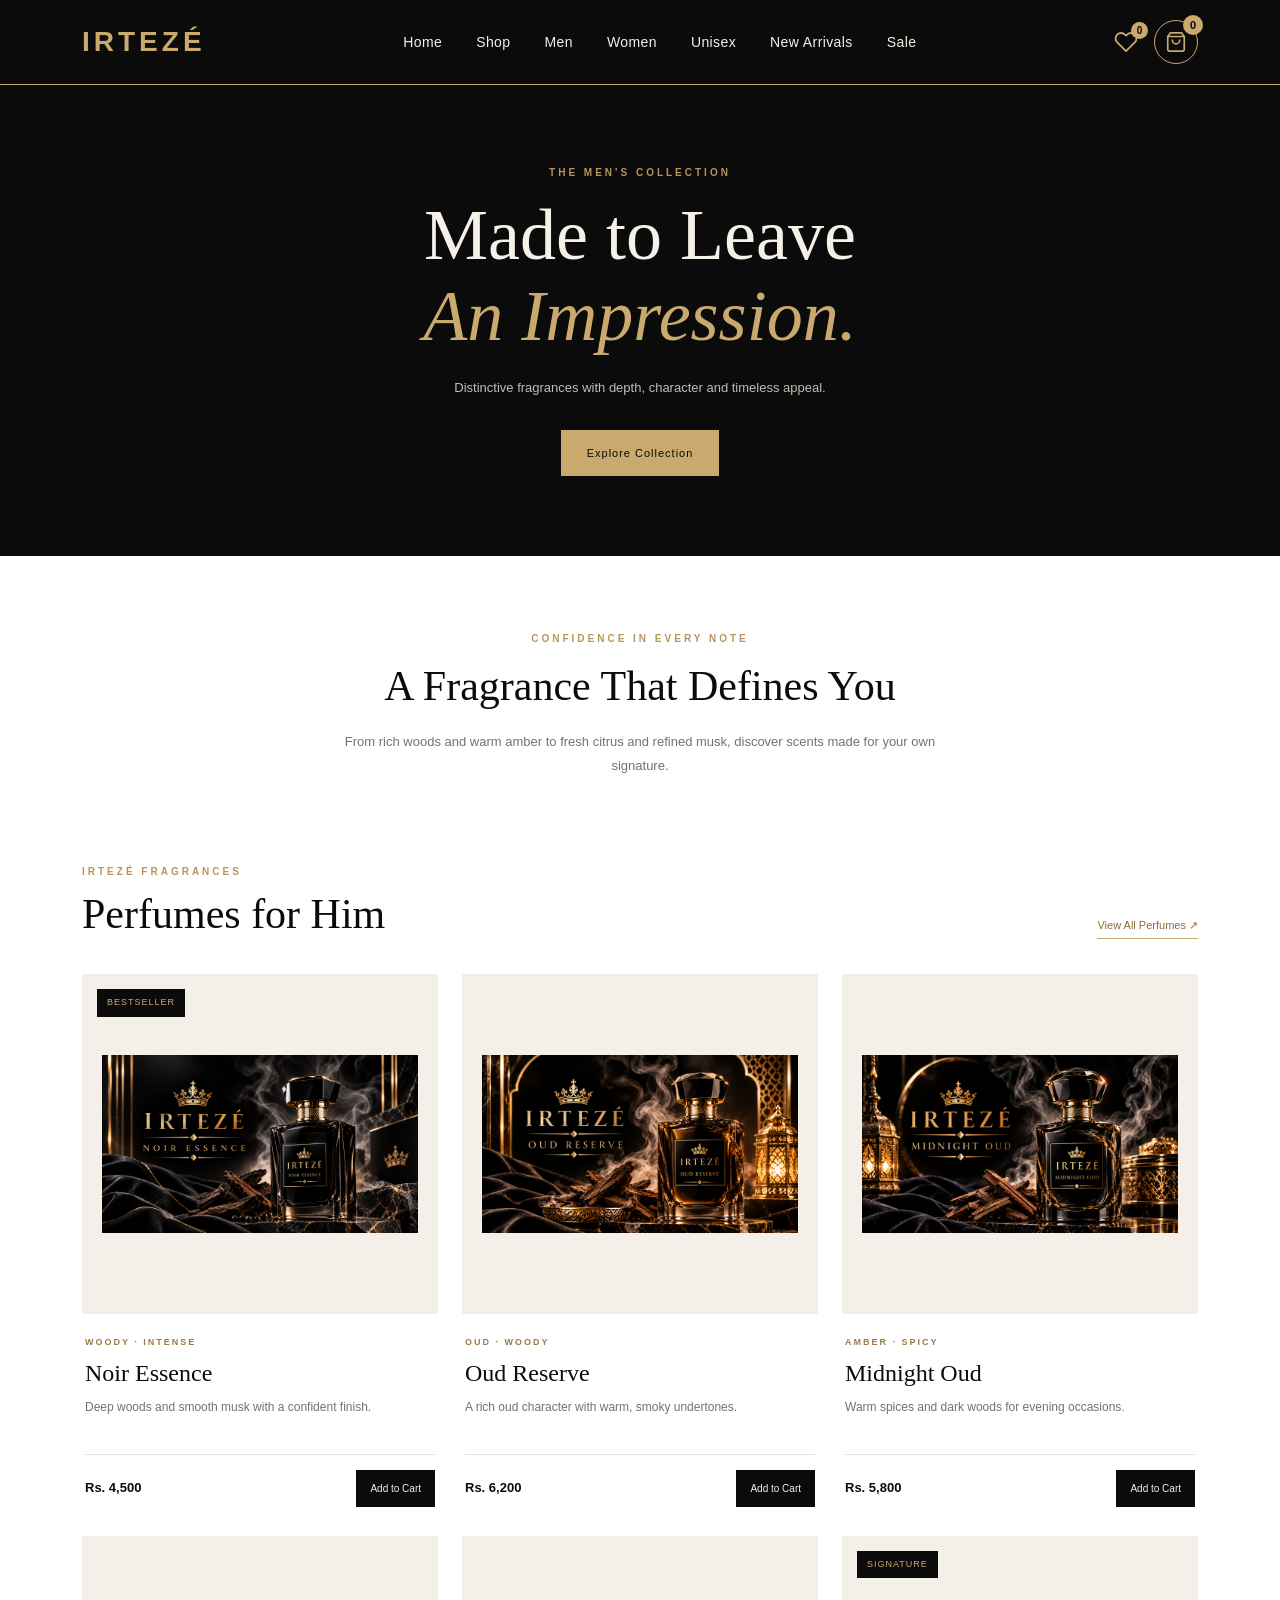
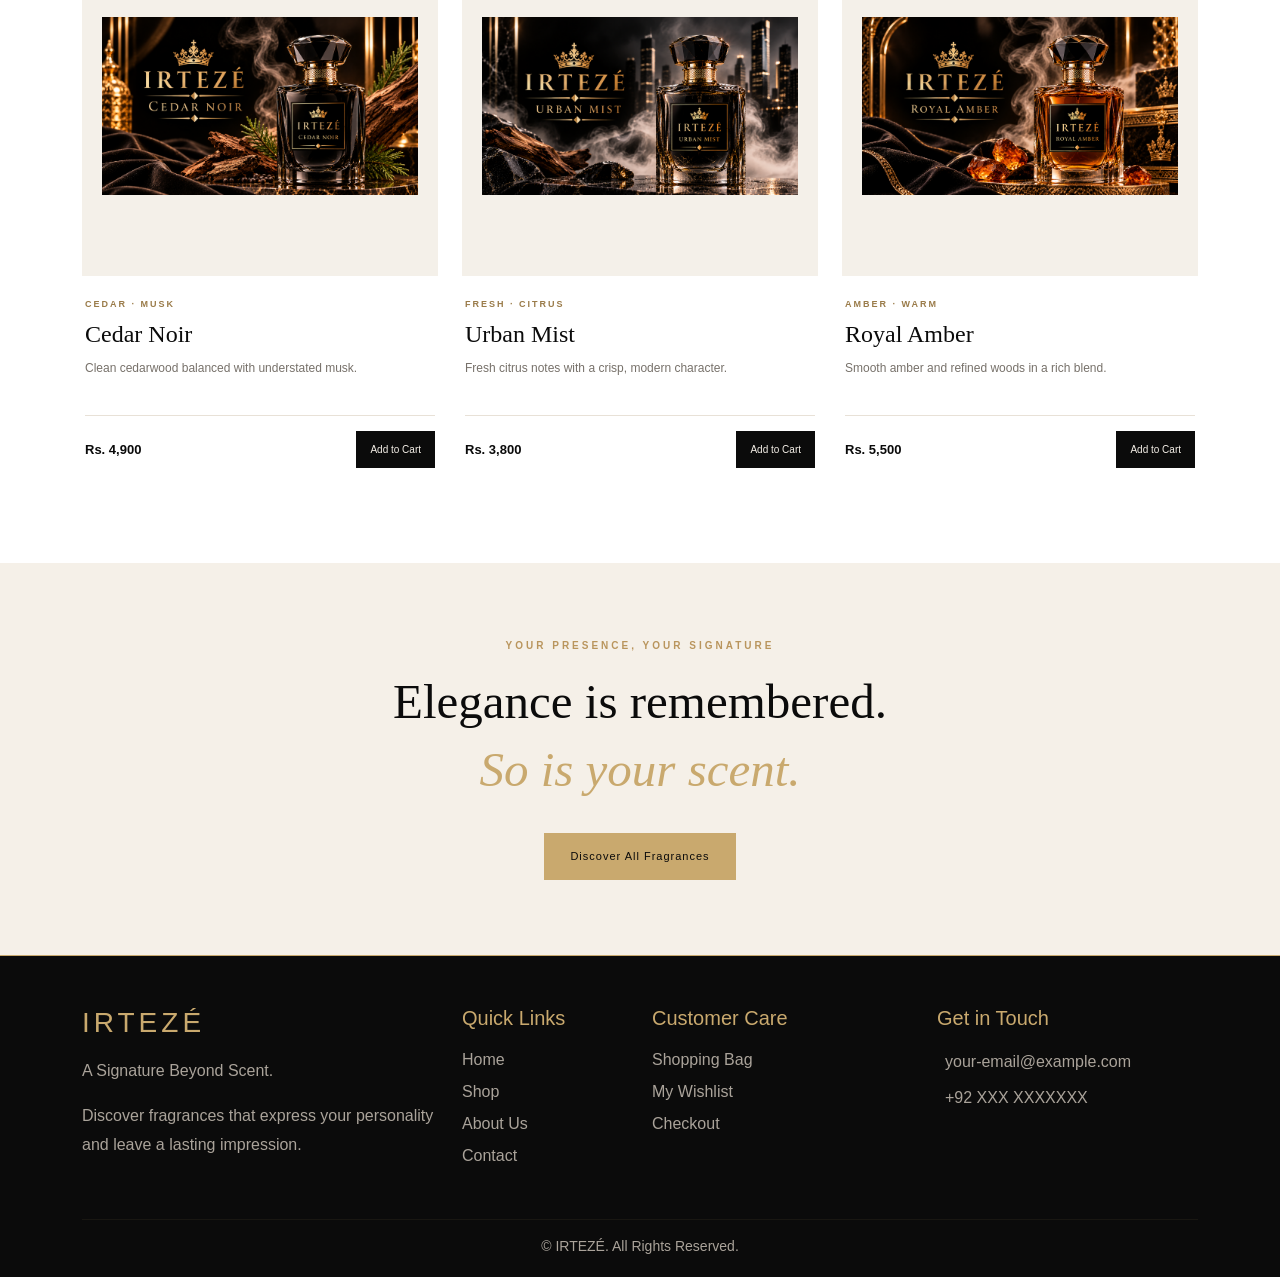
<file: men.html>
<!DOCTYPE html>
<html lang="en">
<head>
    <meta charset="UTF-8">
    <meta name="viewport" content="width=device-width, initial-scale=1.0">
    <title>Men's Perfumes | IRTEZÉ</title>

    <link href="https://cdn.jsdelivr.net/npm/bootstrap@5.3.3/dist/css/bootstrap.min.css" rel="stylesheet">
    <link rel="stylesheet" href="men.css">
</head>
<body>

   <header style="background:#0b0b0b; border-bottom:1px solid #c9a96e;">
    <nav class="navbar navbar-expand-lg navbar-dark py-3">
        <div class="container">

            <a class="navbar-brand fw-bold" href="index.html"
               style="color:#c9a96e; font-size:28px; letter-spacing:4px;">
                IRTEZÉ
            </a>

            <button class="navbar-toggler" type="button"
                    data-bs-toggle="collapse" data-bs-target="#irtezeNavbar"
                    aria-controls="irtezeNavbar" aria-expanded="false"
                    aria-label="Toggle navigation"
                    style="border-color:#c9a96e;">
                <span class="navbar-toggler-icon"></span>
            </button>

            <div class="collapse navbar-collapse" id="irtezeNavbar">
                <ul class="navbar-nav mx-auto gap-lg-3 text-center">
                    <li class="nav-item"><a class="nav-link" href="index.html">Home</a></li>
                    <li class="nav-item"><a class="nav-link" href="shop.html">Shop</a></li>
                    <li class="nav-item"><a class="nav-link" href="men.html">Men</a></li>
                    <li class="nav-item"><a class="nav-link" href="women.html">Women</a></li>
                    <li class="nav-item"><a class="nav-link" href="unisex.html">Unisex</a></li>
                    <li class="nav-item"><a class="nav-link" href="new-arrivals.html">New Arrivals</a></li>
                    <li class="nav-item"><a class="nav-link" href="sale.html">Sale</a></li>
                </ul>

                <div class="d-flex justify-content-center align-items-center gap-3 mt-3 mt-lg-0">
                    <a href="shop.html" aria-label="Search"
                       style="color:#c9a96e; font-size:21px;">
                        <i class="bi bi-search"></i>
                    </a>

                   <a href="wishlist.html" class="irteze-heart" aria-label="Wishlist">
    <svg xmlns="http://www.w3.org/2000/svg" width="24" height="24" viewBox="0 0 24 24" fill="none" stroke="currentColor" stroke-width="1.8" stroke-linecap="round" stroke-linejoin="round">
        <path d="M20.84 4.61a5.5 5.5 0 0 0-7.78 0L12 5.67l-1.06-1.06a5.5 5.5 0 0 0-7.78 7.78l1.06 1.06L12 21.23l7.78-7.78 1.06-1.06a5.5 5.5 0 0 0 0-7.78z"/>
    </svg>
    <span id="wishlistCount">0</span>
</a>

<a href="cart.html" class="irteze-cart" aria-label="Shopping cart">
    <svg xmlns="http://www.w3.org/2000/svg" width="22" height="22" viewBox="0 0 24 24" fill="none" stroke="currentColor" stroke-width="1.8" stroke-linecap="round" stroke-linejoin="round">
        <path d="M6 2L3 6v14a2 2 0 0 0 2 2h14a2 2 0 0 0 2-2V6l-3-4z"/>
        <line x1="3" y1="6" x2="21" y2="6"/>
        <path d="M16 10a4 4 0 0 1-8 0"/>
    </svg>
    <span id="cartCount">0</span>
</a>
                </div>
            </div>

        </div>
    </nav>
</header>

    <main>

        <section class="men-hero">
            <div class="container">
                <p class="eyebrow">THE MEN'S COLLECTION</p>
                <h1>Made to Leave<br><span>An Impression.</span></h1>
                <p>Distinctive fragrances with depth, character and timeless appeal.</p>
                <a href="#men-products" class="gold-button">Explore Collection</a>
            </div>
        </section>

        <section class="collection-intro">
            <div class="container">
                <p class="eyebrow">CONFIDENCE IN EVERY NOTE</p>
                <h2>A Fragrance That Defines You</h2>
                <p>
                    From rich woods and warm amber to fresh citrus and refined musk,
                    discover scents made for your own signature.
                </p>
            </div>
        </section>

        <section class="products-section" id="men-products">
            <div class="container">

                <div class="section-heading">
                    <div>
                        <p class="eyebrow">IRTEZÉ FRAGRANCES</p>
                        <h2>Perfumes for Him</h2>
                    </div>
                    <a href="shop.html" class="text-link">View All Perfumes ↗</a>
                </div>

                <div class="row g-4">

                    <div class="col-12 col-sm-6 col-lg-4">
                        <article class="product-card">
                            <a href="product-details.html" class="product-image">
                                <span class="product-label">BESTSELLER</span>
                                <img src="image11.png" alt="Noir Essence men's perfume" loading="lazy">
                            </a>
                            <div class="product-info">
                                <p class="product-category">WOODY · INTENSE</p>
                                <h3><a href="product-details.html">Noir Essence</a></h3>
                                <p class="product-description">Deep woods and smooth musk with a confident finish.</p>
                                <div class="product-bottom">
                                    <span class="product-price">Rs. 4,500</span>
                                    <button class="add-to-cart" type="button" data-id="noir-essence" data-name="Noir Essence" data-price="4500">Add to Cart</button>
                                </div>
                            </div>
                        </article>
                    </div>

                    <div class="col-12 col-sm-6 col-lg-4">
                        <article class="product-card">
                            <a href="product-details.html" class="product-image">
                                <img src="image12.png" alt="Oud Reserve men's perfume" loading="lazy">
                            </a>
                            <div class="product-info">
                                <p class="product-category">OUD · WOODY</p>
                                <h3><a href="product-details.html">Oud Reserve</a></h3>
                                <p class="product-description">A rich oud character with warm, smoky undertones.</p>
                                <div class="product-bottom">
                                    <span class="product-price">Rs. 6,200</span>
                                    <button class="add-to-cart" type="button" data-id="oud-reserve" data-name="Oud Reserve" data-price="6200">Add to Cart</button>
                                </div>
                            </div>
                        </article>
                    </div>

                    <div class="col-12 col-sm-6 col-lg-4">
                        <article class="product-card">
                            <a href="product-details.html" class="product-image">
                                <img src="image13.png" alt="Midnight Oud men's perfume" loading="lazy">
                            </a>
                            <div class="product-info">
                                <p class="product-category">AMBER · SPICY</p>
                                <h3><a href="product-details.html">Midnight Oud</a></h3>
                                <p class="product-description">Warm spices and dark woods for evening occasions.</p>
                                <div class="product-bottom">
                                    <span class="product-price">Rs. 5,800</span>
                                    <button class="add-to-cart" type="button" data-id="midnight-oud" data-name="Midnight Oud" data-price="5800">Add to Cart</button>
                                </div>
                            </div>
                        </article>
                    </div>

                    <div class="col-12 col-sm-6 col-lg-4">
                        <article class="product-card">
                            <a href="product-details.html" class="product-image">
                                <img src="image14.png" alt="Cedar Noir men's perfume" loading="lazy">
                            </a>
                            <div class="product-info">
                                <p class="product-category">CEDAR · MUSK</p>
                                <h3><a href="product-details.html">Cedar Noir</a></h3>
                                <p class="product-description">Clean cedarwood balanced with understated musk.</p>
                                <div class="product-bottom">
                                    <span class="product-price">Rs. 4,900</span>
                                    <button class="add-to-cart" type="button" data-id="cedar-noir" data-name="Cedar Noir" data-price="4900">Add to Cart</button>
                                </div>
                            </div>
                        </article>
                    </div>

                    <div class="col-12 col-sm-6 col-lg-4">
                        <article class="product-card">
                            <a href="product-details.html" class="product-image">
                                <img src="image15.png" alt="Urban Mist men's perfume" loading="lazy">
                            </a>
                            <div class="product-info">
                                <p class="product-category">FRESH · CITRUS</p>
                                <h3><a href="product-details.html">Urban Mist</a></h3>
                                <p class="product-description">Fresh citrus notes with a crisp, modern character.</p>
                                <div class="product-bottom">
                                    <span class="product-price">Rs. 3,800</span>
                                    <button class="add-to-cart" type="button" data-id="urban-mist" data-name="Urban Mist" data-price="3800">Add to Cart</button>
                                </div>
                            </div>
                        </article>
                    </div>

                    <div class="col-12 col-sm-6 col-lg-4">
                        <article class="product-card">
                            <a href="product-details.html" class="product-image">
                                <span class="product-label">SIGNATURE</span>
                                <img src="image16.png" alt="Royal Amber men's perfume" loading="lazy">
                            </a>
                            <div class="product-info">
                                <p class="product-category">AMBER · WARM</p>
                                <h3><a href="product-details.html">Royal Amber</a></h3>
                                <p class="product-description">Smooth amber and refined woods in a rich blend.</p>
                                <div class="product-bottom">
                                    <span class="product-price">Rs. 5,500</span>
                                    <button class="add-to-cart" type="button" data-id="royal-amber" data-name="Royal Amber" data-price="5500">Add to Cart</button>
                                </div>
                            </div>
                        </article>
                    </div>

                </div>
            </div>
        </section>

        <section class="men-quote">
            <div class="container">
                <p class="eyebrow">YOUR PRESENCE, YOUR SIGNATURE</p>
                <h2>Elegance is remembered.<br><span>So is your scent.</span></h2>
                <a href="shop.html" class="gold-button">Discover All Fragrances</a>
            </div>
        </section>

    </main>

<footer style="background:#0b0b0b; color:#f5f0e8; border-top:1px solid #c9a96e; padding:50px 0 20px;">
    <div class="container">
        <div class="row g-4">

            <div class="col-lg-4 col-md-6">
                <h3 style="color:#c9a96e; letter-spacing:4px;">IRTEZÉ</h3>
                <p style="color:#aaa39a;">A Signature Beyond Scent.</p>
                <p style="color:#aaa39a;">
                    Discover fragrances that express your personality
                    and leave a lasting impression.
                </p>
            </div>

            <div class="col-lg-2 col-md-6">
                <h5 style="color:#c9a96e;">Quick Links</h5>
                <ul class="list-unstyled">
                    <li class="mb-2"><a href="index.html" style="color:#aaa39a; text-decoration:none;">Home</a></li>
                    <li class="mb-2"><a href="shop.html" style="color:#aaa39a; text-decoration:none;">Shop</a></li>
                    <li class="mb-2"><a href="about.html" style="color:#aaa39a; text-decoration:none;">About Us</a></li>
                    <li class="mb-2"><a href="contact.html" style="color:#aaa39a; text-decoration:none;">Contact</a></li>
                </ul>
            </div>

            <div class="col-lg-3 col-md-6">
                <h5 style="color:#c9a96e;">Customer Care</h5>
                <ul class="list-unstyled">
                    <li class="mb-2"><a href="cart.html" style="color:#aaa39a; text-decoration:none;">Shopping Bag</a></li>
                    <li class="mb-2"><a href="wishlist.html" style="color:#aaa39a; text-decoration:none;">My Wishlist</a></li>
                    <li class="mb-2"><a href="checkout.html" style="color:#aaa39a; text-decoration:none;">Checkout</a></li>
                </ul>
            </div>

            <div class="col-lg-3 col-md-6">
                <h5 style="color:#c9a96e;">Get in Touch</h5>
                <p style="color:#aaa39a; margin-bottom:8px;">
                    <i class="bi bi-envelope me-2"></i> your-email@example.com
                </p>
                <p style="color:#aaa39a;">
                    <i class="bi bi-telephone me-2"></i> +92 XXX XXXXXXX
                </p>
                <div class="d-flex gap-3">
                    <a href="#" aria-label="Instagram" style="color:#c9a96e; font-size:20px;"><i class="bi bi-instagram"></i></a>
                    <a href="#" aria-label="Facebook" style="color:#c9a96e; font-size:20px;"><i class="bi bi-facebook"></i></a>
                    <a href="#" aria-label="TikTok" style="color:#c9a96e; font-size:20px;"><i class="bi bi-tiktok"></i></a>
                </div>
            </div>

        </div>

        <hr style="border-color:#444; margin-top:35px;">

        <div class="text-center" style="color:#aaa39a; font-size:14px;">
            &copy; <span id="footerYear"></span> IRTEZÉ. All Rights Reserved.
        </div>
    </div>
</footer>

    <script src="https://code.jquery.com/jquery-3.7.1.min.js"></script>
    <script src="https://cdn.jsdelivr.net/npm/bootstrap@5.3.3/dist/js/bootstrap.bundle.min.js"></script>

    <script>
        $(function () {
            function updateCartCount() {
                let cart = [];

                try {
                    cart = JSON.parse(localStorage.getItem("irtezeCart")) || [];
                } catch (error) {
                    cart = [];
                }

                const count = cart.reduce(function (total, item) {
                    return total + Number(item.quantity || 0);
                }, 0);

                $("#cartCount").text(count);
            }

            $(".menu-toggle").on("click", function () {
                const open = $(".navbar-menu").toggleClass("menu-open").hasClass("menu-open");
                $(this).attr("aria-expanded", open);
            });

            $(".add-to-cart").on("click", function () {
                const button = $(this);
                let cart = [];

                try {
                    cart = JSON.parse(localStorage.getItem("irtezeCart")) || [];
                } catch (error) {
                    cart = [];
                }

                const id = button.attr("data-id");
                const product = cart.find(function (item) {
                    return item.id === id;
                });

                if (product) {
                    product.quantity = Number(product.quantity || 0) + 1;
                } else {
                    cart.push({
                        id: id,
                        name: button.attr("data-name"),
                        price: Number(button.attr("data-price")),
                        quantity: 1
                    });
                }

                localStorage.setItem("irtezeCart", JSON.stringify(cart));
                updateCartCount();

                const oldText = button.text();
                button.text("Added ✓").prop("disabled", true);

                setTimeout(function () {
                    button.text(oldText).prop("disabled", false);
                }, 900);
            });

            $("#currentYear").text(new Date().getFullYear());
            updateCartCount();
        });
    </script>
<style>
/* HEADER */
header {
    background: #0b0b0b;
    border-bottom: 1px solid rgba(201, 169, 110, 0.35);
}

header .navbar {
    padding-top: 18px;
    padding-bottom: 18px;
}

header .navbar-brand {
    color: #c9a96e !important;
    font-size: 27px;
    font-weight: 700;
    letter-spacing: 4px;
    transition: color 0.3s ease;
}

header .navbar-brand:hover {
    color: #f5f0e8 !important;
}

/* NAV LINKS */
header .navbar-nav .nav-link {
    position: relative;
    display: inline-block;
    color: #f5f0e8 !important;
    font-size: 14px;
    font-weight: 500;
    letter-spacing: 0.4px;
    padding: 10px 0 !important;
    margin: 0 9px;
    transition: color 0.3s ease;
}

header .navbar-nav .nav-link::after {
    content: "";
    position: absolute;
    left: 0;
    bottom: 3px;
    width: 0;
    height: 2px;
    background: #c9a96e;
    transition: width 0.3s ease;
}

header .navbar-nav .nav-link:hover,
header .navbar-nav .nav-link:focus,
header .navbar-nav .nav-link.active {
    color: #c9a96e !important;
}

header .navbar-nav .nav-link:hover::after,
header .navbar-nav .nav-link.active::after {
    width: 100%;
}

/* SEARCH, WISHLIST AND CART ICONS */
header a[aria-label="Search"],
header a[aria-label="Wishlist"],
header a[aria-label="Shopping cart"] {
    color: #c9a96e !important;
    transition: color 0.3s ease, transform 0.3s ease;
}

header a[aria-label="Search"]:hover,
header a[aria-label="Wishlist"]:hover,
header a[aria-label="Shopping cart"]:hover {
    color: #f5f0e8 !important;
    transform: translateY(-2px);
}

/* MOBILE MENU */
header .navbar-toggler {
    border: 1px solid #c9a96e;
    box-shadow: none !important;
}

header .navbar-toggler:focus {
    box-shadow: 0 0 0 2px rgba(201, 169, 110, 0.2) !important;
}

@media (max-width: 991px) {
    header .navbar-collapse {
        padding-top: 18px;
    }

    header .navbar-nav .nav-link {
        margin: 4px 0;
    }

    header .navbar-nav .nav-link::after {
        left: 50%;
        transform: translateX(-50%);
    }

    header .navbar-nav .nav-link:hover::after,
    header .navbar-nav .nav-link.active::after {
        width: 35px;
    }
}

/* FOOTER */
footer {
    background: #0b0b0b !important;
    color: #f5f0e8;
    border-top: 1px solid rgba(201, 169, 110, 0.4);
}

footer h3,
footer h5 {
    color: #c9a96e !important;
    margin-bottom: 18px;
}

footer p {
    line-height: 1.8;
}

footer a {
    color: #aaa39a !important;
    text-decoration: none !important;
    transition: color 0.3s ease;
}

footer a:hover {
    color: #c9a96e !important;
}

footer .bi-instagram,
footer .bi-facebook,
footer .bi-tiktok {
    transition: color 0.3s ease, transform 0.3s ease;
}

footer a:hover .bi-instagram,
footer a:hover .bi-facebook,
footer a:hover .bi-tiktok {
    color: #f5f0e8;
}

footer hr {
    border-color: rgba(201, 169, 110, 0.3) !important;
}

footer #footerYear {
    color: #c9a96e;
}

/* CART BUTTON */
.irteze-cart {
    position: relative;
    width: 44px;
    height: 44px;
    display: inline-flex;
    align-items: center;
    justify-content: center;
    background: transparent;
    color: #c9a96e !important;
    border: 1px solid #c9a96e;
    border-radius: 50%;
    text-decoration: none !important;
    transition: all 0.3s ease;
}

.irteze-cart svg {
    display: block;
}

.irteze-cart #cartCount {
    position: absolute;
    top: -6px;
    right: -6px;
    min-width: 20px;
    height: 20px;
    padding: 0 5px;
    display: flex;
    align-items: center;
    justify-content: center;
    background: #c9a96e;
    color: #0b0b0b;
    font-size: 11px;
    font-weight: 700;
    line-height: 1;
    border-radius: 50px;
}

.irteze-cart:hover {
    background: #c9a96e;
    color: #0b0b0b !important;
    transform: translateY(-2px);
}

.irteze-cart:hover #cartCount {
    background: #0b0b0b;
    color: #c9a96e;
}
/* WISHLIST HEART */
.irteze-heart {
    position: relative;
    display: inline-flex;
    align-items: center;
    justify-content: center;
    color: #c9a96e !important;
    font-size: 22px;
    line-height: 1;
    text-decoration: none !important;
    transition: all 0.3s ease;
}

.irteze-heart:hover {
    color: #ffffff !important;
    transform: translateY(-2px);
}

.irteze-heart #wishlistCount {
    position: absolute;
    top: -8px;
    right: -10px;
    min-width: 17px;
    height: 17px;
    padding: 0 4px;
    display: flex;
    align-items: center;
    justify-content: center;
    background: #c9a96e;
    color: #0b0b0b;
    font-size: 10px;
    font-weight: 700;
    line-height: 1;
    border-radius: 50px;
}
.irteze-heart svg {
    display: block;
}
</style>
</body>
</html>
</file>
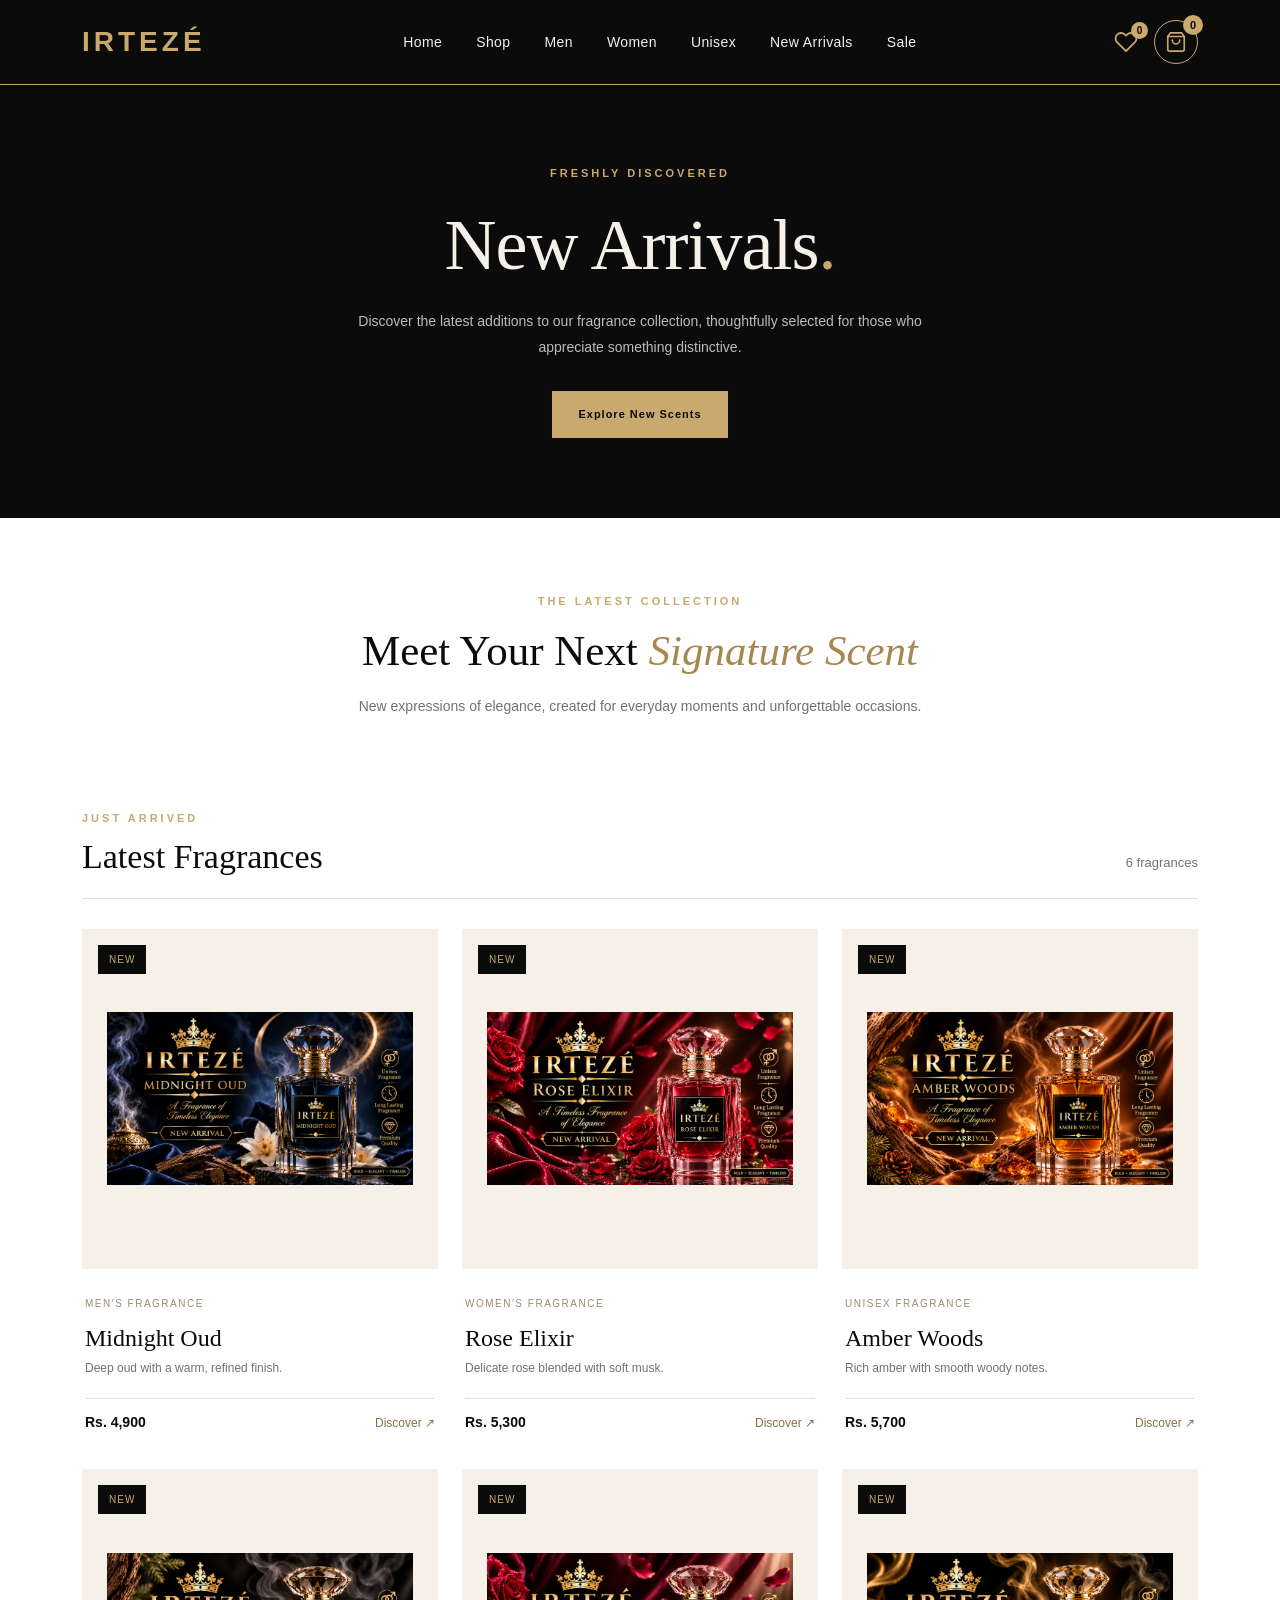
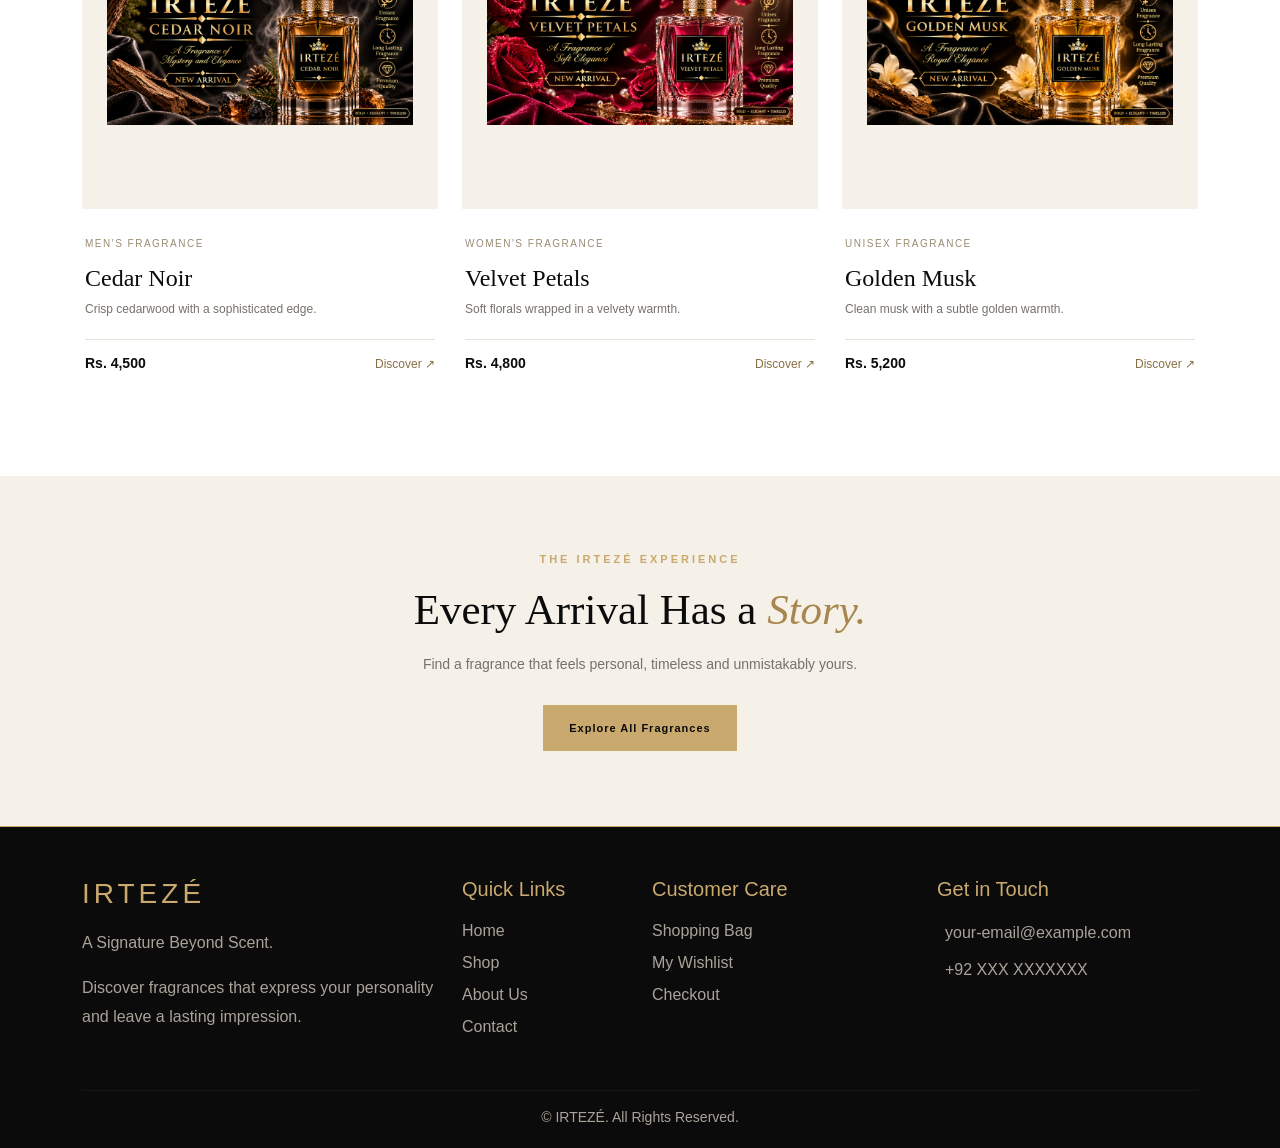
<file: new-arrivals.html>
<!DOCTYPE html>
<html lang="en">
<head>
    <meta charset="UTF-8">
    <meta name="viewport" content="width=device-width, initial-scale=1.0">
    <title>New Arrivals | IRTEZÉ Perfumes</title>

    <link href="https://cdn.jsdelivr.net/npm/bootstrap@5.3.3/dist/css/bootstrap.min.css" rel="stylesheet">
    <link rel="stylesheet" href="new-arrivals.css">
</head>
<body>

<header style="background:#0b0b0b; border-bottom:1px solid #c9a96e;">
    <nav class="navbar navbar-expand-lg navbar-dark py-3">
        <div class="container">

            <a class="navbar-brand fw-bold" href="index.html"
               style="color:#c9a96e; font-size:28px; letter-spacing:4px;">
                IRTEZÉ
            </a>

            <button class="navbar-toggler" type="button"
                    data-bs-toggle="collapse" data-bs-target="#irtezeNavbar"
                    aria-controls="irtezeNavbar" aria-expanded="false"
                    aria-label="Toggle navigation"
                    style="border-color:#c9a96e;">
                <span class="navbar-toggler-icon"></span>
            </button>

            <div class="collapse navbar-collapse" id="irtezeNavbar">
                <ul class="navbar-nav mx-auto gap-lg-3 text-center">
                    <li class="nav-item"><a class="nav-link" href="index.html">Home</a></li>
                    <li class="nav-item"><a class="nav-link" href="shop.html">Shop</a></li>
                    <li class="nav-item"><a class="nav-link" href="men.html">Men</a></li>
                    <li class="nav-item"><a class="nav-link" href="women.html">Women</a></li>
                    <li class="nav-item"><a class="nav-link" href="unisex.html">Unisex</a></li>
                    <li class="nav-item"><a class="nav-link" href="new-arrivals.html">New Arrivals</a></li>
                    <li class="nav-item"><a class="nav-link" href="sale.html">Sale</a></li>
                </ul>

                <div class="d-flex justify-content-center align-items-center gap-3 mt-3 mt-lg-0">
                    <a href="shop.html" aria-label="Search"
                       style="color:#c9a96e; font-size:21px;">
                        <i class="bi bi-search"></i>
                    </a>

                  <a href="wishlist.html" class="irteze-heart" aria-label="Wishlist">
    <svg xmlns="http://www.w3.org/2000/svg" width="24" height="24" viewBox="0 0 24 24" fill="none" stroke="currentColor" stroke-width="1.8" stroke-linecap="round" stroke-linejoin="round">
        <path d="M20.84 4.61a5.5 5.5 0 0 0-7.78 0L12 5.67l-1.06-1.06a5.5 5.5 0 0 0-7.78 7.78l1.06 1.06L12 21.23l7.78-7.78 1.06-1.06a5.5 5.5 0 0 0 0-7.78z"/>
    </svg>
    <span id="wishlistCount">0</span>
</a>

<a href="cart.html" class="irteze-cart" aria-label="Shopping cart">
    <svg xmlns="http://www.w3.org/2000/svg" width="22" height="22" viewBox="0 0 24 24" fill="none" stroke="currentColor" stroke-width="1.8" stroke-linecap="round" stroke-linejoin="round">
        <path d="M6 2L3 6v14a2 2 0 0 0 2 2h14a2 2 0 0 0 2-2V6l-3-4z"/>
        <line x1="3" y1="6" x2="21" y2="6"/>
        <path d="M16 10a4 4 0 0 1-8 0"/>
    </svg>
    <span id="cartCount">0</span>
</a>
                </div>
            </div>

        </div>
    </nav>
</header>

<main>
    <section class="arrival-hero">
        <div class="container">
            <p class="eyebrow">FRESHLY DISCOVERED</p>
            <h1>New Arrivals<span>.</span></h1>
            <p class="hero-description">
                Discover the latest additions to our fragrance collection,
                thoughtfully selected for those who appreciate something distinctive.
            </p>
            <a href="#new-products" class="gold-button">Explore New Scents</a>
        </div>
    </section>

    <section class="intro-section">
        <div class="container">
            <div class="intro-content">
                <span class="section-label">THE LATEST COLLECTION</span>
                <h2>Meet Your Next <em>Signature Scent</em></h2>
                <p>
                    New expressions of elegance, created for everyday moments
                    and unforgettable occasions.
                </p>
            </div>
        </div>
    </section>

    <section class="products-section" id="new-products">
        <div class="container">
            <div class="products-heading">
                <div>
                    <span class="section-label">JUST ARRIVED</span>
                    <h2>Latest Fragrances</h2>
                </div>
                <p><span id="productCount">6</span> fragrances</p>
            </div>

            <div class="row g-4" id="productGrid">

                <div class="col-12 col-sm-6 col-lg-4 product-item" data-category="Men" data-price="4900">
                    <div class="product-card">
                        <div class="product-image">
                            <span class="product-badge">NEW</span>
                            <img src="image30.png" alt="Midnight Oud perfume">
                            <button class="quick-add" data-id="na1" data-name="Midnight Oud" data-price="4900">Add to Bag +</button>
                        </div>
                        <div class="product-info">
                            <span class="product-category">MEN'S FRAGRANCE</span>
                            <h3>Midnight Oud</h3>
                            <p class="product-description">Deep oud with a warm, refined finish.</p>
                            <div class="product-bottom">
                                <span class="product-price">Rs. 4,900</span>
                                <a href="product-details.html" class="view-product">Discover ↗</a>
                            </div>
                        </div>
                    </div>
                </div>

                <div class="col-12 col-sm-6 col-lg-4 product-item" data-category="Women" data-price="5300">
                    <div class="product-card">
                        <div class="product-image">
                            <span class="product-badge">NEW</span>
                            <img src="image31.png" alt="Rose Elixir perfume">
                            <button class="quick-add" data-id="na2" data-name="Rose Elixir" data-price="5300">Add to Bag +</button>
                        </div>
                        <div class="product-info">
                            <span class="product-category">WOMEN'S FRAGRANCE</span>
                            <h3>Rose Elixir</h3>
                            <p class="product-description">Delicate rose blended with soft musk.</p>
                            <div class="product-bottom">
                                <span class="product-price">Rs. 5,300</span>
                                <a href="product-details.html" class="view-product">Discover ↗</a>
                            </div>
                        </div>
                    </div>
                </div>

                <div class="col-12 col-sm-6 col-lg-4 product-item" data-category="Unisex" data-price="5700">
                    <div class="product-card">
                        <div class="product-image">
                            <span class="product-badge">NEW</span>
                            <img src="image32.png" alt="Amber Woods perfume">
                            <button class="quick-add" data-id="na3" data-name="Amber Woods" data-price="5700">Add to Bag +</button>
                        </div>
                        <div class="product-info">
                            <span class="product-category">UNISEX FRAGRANCE</span>
                            <h3>Amber Woods</h3>
                            <p class="product-description">Rich amber with smooth woody notes.</p>
                            <div class="product-bottom">
                                <span class="product-price">Rs. 5,700</span>
                                <a href="product-details.html" class="view-product">Discover ↗</a>
                            </div>
                        </div>
                    </div>
                </div>

                <div class="col-12 col-sm-6 col-lg-4 product-item" data-category="Men" data-price="4500">
                    <div class="product-card">
                        <div class="product-image">
                            <span class="product-badge">NEW</span>
                            <img src="image33.png" alt="Cedar Noir perfume">
                            <button class="quick-add" data-id="na4" data-name="Cedar Noir" data-price="4500">Add to Bag +</button>
                        </div>
                        <div class="product-info">
                            <span class="product-category">MEN'S FRAGRANCE</span>
                            <h3>Cedar Noir</h3>
                            <p class="product-description">Crisp cedarwood with a sophisticated edge.</p>
                            <div class="product-bottom">
                                <span class="product-price">Rs. 4,500</span>
                                <a href="product-details.html" class="view-product">Discover ↗</a>
                            </div>
                        </div>
                    </div>
                </div>

                <div class="col-12 col-sm-6 col-lg-4 product-item" data-category="Women" data-price="4800">
                    <div class="product-card">
                        <div class="product-image">
                            <span class="product-badge">NEW</span>
                            <img src="image34.png" alt="Velvet Petals perfume">
                            <button class="quick-add" data-id="na5" data-name="Velvet Petals" data-price="4800">Add to Bag +</button>
                        </div>
                        <div class="product-info">
                            <span class="product-category">WOMEN'S FRAGRANCE</span>
                            <h3>Velvet Petals</h3>
                            <p class="product-description">Soft florals wrapped in a velvety warmth.</p>
                            <div class="product-bottom">
                                <span class="product-price">Rs. 4,800</span>
                                <a href="product-details.html" class="view-product">Discover ↗</a>
                            </div>
                        </div>
                    </div>
                </div>

                <div class="col-12 col-sm-6 col-lg-4 product-item" data-category="Unisex" data-price="5200">
                    <div class="product-card">
                        <div class="product-image">
                            <span class="product-badge">NEW</span>
                            <img src="image35.png" alt="Golden Musk perfume">
                            <button class="quick-add" data-id="na6" data-name="Golden Musk" data-price="5200">Add to Bag +</button>
                        </div>
                        <div class="product-info">
                            <span class="product-category">UNISEX FRAGRANCE</span>
                            <h3>Golden Musk</h3>
                            <p class="product-description">Clean musk with a subtle golden warmth.</p>
                            <div class="product-bottom">
                                <span class="product-price">Rs. 5,200</span>
                                <a href="product-details.html" class="view-product">Discover ↗</a>
                            </div>
                        </div>
                    </div>
                </div>

            </div>

            <p class="empty-message" id="emptyMessage" hidden>No fragrances are available right now.</p>
        </div>
    </section>

    <section class="signature-section">
        <div class="container">
            <div class="signature-content">
                <span class="section-label">THE IRTEZÉ EXPERIENCE</span>
                <h2>Every Arrival Has a <em>Story.</em></h2>
                <p>Find a fragrance that feels personal, timeless and unmistakably yours.</p>
                <a href="shop.html" class="gold-button">Explore All Fragrances</a>
            </div>
        </div>
    </section>
</main>

<footer style="background:#0b0b0b; color:#f5f0e8; border-top:1px solid #c9a96e; padding:50px 0 20px;">
    <div class="container">
        <div class="row g-4">

            <div class="col-lg-4 col-md-6">
                <h3 style="color:#c9a96e; letter-spacing:4px;">IRTEZÉ</h3>
                <p style="color:#aaa39a;">A Signature Beyond Scent.</p>
                <p style="color:#aaa39a;">
                    Discover fragrances that express your personality
                    and leave a lasting impression.
                </p>
            </div>

            <div class="col-lg-2 col-md-6">
                <h5 style="color:#c9a96e;">Quick Links</h5>
                <ul class="list-unstyled">
                    <li class="mb-2"><a href="index.html" style="color:#aaa39a; text-decoration:none;">Home</a></li>
                    <li class="mb-2"><a href="shop.html" style="color:#aaa39a; text-decoration:none;">Shop</a></li>
                    <li class="mb-2"><a href="about.html" style="color:#aaa39a; text-decoration:none;">About Us</a></li>
                    <li class="mb-2"><a href="contact.html" style="color:#aaa39a; text-decoration:none;">Contact</a></li>
                </ul>
            </div>

            <div class="col-lg-3 col-md-6">
                <h5 style="color:#c9a96e;">Customer Care</h5>
                <ul class="list-unstyled">
                    <li class="mb-2"><a href="cart.html" style="color:#aaa39a; text-decoration:none;">Shopping Bag</a></li>
                    <li class="mb-2"><a href="wishlist.html" style="color:#aaa39a; text-decoration:none;">My Wishlist</a></li>
                    <li class="mb-2"><a href="checkout.html" style="color:#aaa39a; text-decoration:none;">Checkout</a></li>
                </ul>
            </div>

            <div class="col-lg-3 col-md-6">
                <h5 style="color:#c9a96e;">Get in Touch</h5>
                <p style="color:#aaa39a; margin-bottom:8px;">
                    <i class="bi bi-envelope me-2"></i> your-email@example.com
                </p>
                <p style="color:#aaa39a;">
                    <i class="bi bi-telephone me-2"></i> +92 XXX XXXXXXX
                </p>
                <div class="d-flex gap-3">
                    <a href="#" aria-label="Instagram" style="color:#c9a96e; font-size:20px;"><i class="bi bi-instagram"></i></a>
                    <a href="#" aria-label="Facebook" style="color:#c9a96e; font-size:20px;"><i class="bi bi-facebook"></i></a>
                    <a href="#" aria-label="TikTok" style="color:#c9a96e; font-size:20px;"><i class="bi bi-tiktok"></i></a>
                </div>
            </div>

        </div>

        <hr style="border-color:#444; margin-top:35px;">

        <div class="text-center" style="color:#aaa39a; font-size:14px;">
            &copy; <span id="footerYear"></span> IRTEZÉ. All Rights Reserved.
        </div>
    </div>
</footer>
<script src="https://code.jquery.com/jquery-3.7.1.min.js"></script>
<script src="https://cdn.jsdelivr.net/npm/bootstrap@5.3.3/dist/js/bootstrap.bundle.min.js"></script>
<script>
$(function () {
    function updateCartCount() {
        let cart = JSON.parse(localStorage.getItem("irtezeCart")) || [];
        let count = cart.reduce((total, item) => total + Number(item.quantity || 1), 0);
        $(".cart-count").text(count);
    }

    $(".menu-toggle").on("click", function () {
        $(".navigation").toggleClass("show-menu");
        $(this).toggleClass("open");
    });

    $(".quick-add").on("click", function () {
        let id = String($(this).data("id"));
        let name = $(this).data("name");
        let price = Number($(this).data("price"));
        let cart = JSON.parse(localStorage.getItem("irtezeCart")) || [];
        let existing = cart.find(item => String(item.id) === id);

        if (existing) {
            existing.quantity = Number(existing.quantity || 1) + 1;
        } else {
            cart.push({ id: id, name: name, price: price, quantity: 1 });
        }

        localStorage.setItem("irtezeCart", JSON.stringify(cart));
        updateCartCount();

        let button = $(this);
        button.text("Added ✓");
        setTimeout(function () {
            button.text("Add to Bag +");
        }, 1200);
    });

    $("#currentYear").text(new Date().getFullYear());
    updateCartCount();
});
</script>
<style>
/* HEADER */
header {
    background: #0b0b0b;
    border-bottom: 1px solid rgba(201, 169, 110, 0.35);
}

header .navbar {
    padding-top: 18px;
    padding-bottom: 18px;
}

header .navbar-brand {
    color: #c9a96e !important;
    font-size: 27px;
    font-weight: 700;
    letter-spacing: 4px;
    transition: color 0.3s ease;
}

header .navbar-brand:hover {
    color: #f5f0e8 !important;
}

/* NAV LINKS */
header .navbar-nav .nav-link {
    position: relative;
    display: inline-block;
    color: #f5f0e8 !important;
    font-size: 14px;
    font-weight: 500;
    letter-spacing: 0.4px;
    padding: 10px 0 !important;
    margin: 0 9px;
    transition: color 0.3s ease;
}

header .navbar-nav .nav-link::after {
    content: "";
    position: absolute;
    left: 0;
    bottom: 3px;
    width: 0;
    height: 2px;
    background: #c9a96e;
    transition: width 0.3s ease;
}

header .navbar-nav .nav-link:hover,
header .navbar-nav .nav-link:focus,
header .navbar-nav .nav-link.active {
    color: #c9a96e !important;
}

header .navbar-nav .nav-link:hover::after,
header .navbar-nav .nav-link.active::after {
    width: 100%;
}

/* SEARCH, WISHLIST AND CART ICONS */
header a[aria-label="Search"],
header a[aria-label="Wishlist"],
header a[aria-label="Shopping cart"] {
    color: #c9a96e !important;
    transition: color 0.3s ease, transform 0.3s ease;
}

header a[aria-label="Search"]:hover,
header a[aria-label="Wishlist"]:hover,
header a[aria-label="Shopping cart"]:hover {
    color: #f5f0e8 !important;
    transform: translateY(-2px);
}

/* MOBILE MENU */
header .navbar-toggler {
    border: 1px solid #c9a96e;
    box-shadow: none !important;
}

header .navbar-toggler:focus {
    box-shadow: 0 0 0 2px rgba(201, 169, 110, 0.2) !important;
}

@media (max-width: 991px) {
    header .navbar-collapse {
        padding-top: 18px;
    }

    header .navbar-nav .nav-link {
        margin: 4px 0;
    }

    header .navbar-nav .nav-link::after {
        left: 50%;
        transform: translateX(-50%);
    }

    header .navbar-nav .nav-link:hover::after,
    header .navbar-nav .nav-link.active::after {
        width: 35px;
    }
}

/* FOOTER */
footer {
    background: #0b0b0b !important;
    color: #f5f0e8;
    border-top: 1px solid rgba(201, 169, 110, 0.4);
}

footer h3,
footer h5 {
    color: #c9a96e !important;
    margin-bottom: 18px;
}

footer p {
    line-height: 1.8;
}

footer a {
    color: #aaa39a !important;
    text-decoration: none !important;
    transition: color 0.3s ease;
}

footer a:hover {
    color: #c9a96e !important;
}

footer .bi-instagram,
footer .bi-facebook,
footer .bi-tiktok {
    transition: color 0.3s ease, transform 0.3s ease;
}

footer a:hover .bi-instagram,
footer a:hover .bi-facebook,
footer a:hover .bi-tiktok {
    color: #f5f0e8;
}

footer hr {
    border-color: rgba(201, 169, 110, 0.3) !important;
}

footer #footerYear {
    color: #c9a96e;
}

/* CART BUTTON */
.irteze-cart {
    position: relative;
    width: 44px;
    height: 44px;
    display: inline-flex;
    align-items: center;
    justify-content: center;
    background: transparent;
    color: #c9a96e !important;
    border: 1px solid #c9a96e;
    border-radius: 50%;
    text-decoration: none !important;
    transition: all 0.3s ease;
}

.irteze-cart svg {
    display: block;
}

.irteze-cart #cartCount {
    position: absolute;
    top: -6px;
    right: -6px;
    min-width: 20px;
    height: 20px;
    padding: 0 5px;
    display: flex;
    align-items: center;
    justify-content: center;
    background: #c9a96e;
    color: #0b0b0b;
    font-size: 11px;
    font-weight: 700;
    line-height: 1;
    border-radius: 50px;
}

.irteze-cart:hover {
    background: #c9a96e;
    color: #0b0b0b !important;
    transform: translateY(-2px);
}

.irteze-cart:hover #cartCount {
    background: #0b0b0b;
    color: #c9a96e;
}
/* WISHLIST HEART */
.irteze-heart {
    position: relative;
    display: inline-flex;
    align-items: center;
    justify-content: center;
    color: #c9a96e !important;
    font-size: 22px;
    line-height: 1;
    text-decoration: none !important;
    transition: all 0.3s ease;
}

.irteze-heart:hover {
    color: #ffffff !important;
    transform: translateY(-2px);
}

.irteze-heart #wishlistCount {
    position: absolute;
    top: -8px;
    right: -10px;
    min-width: 17px;
    height: 17px;
    padding: 0 4px;
    display: flex;
    align-items: center;
    justify-content: center;
    background: #c9a96e;
    color: #0b0b0b;
    font-size: 10px;
    font-weight: 700;
    line-height: 1;
    border-radius: 50px;
}
.irteze-heart svg {
    display: block;
}
</style>
</body>
</html>
</file>
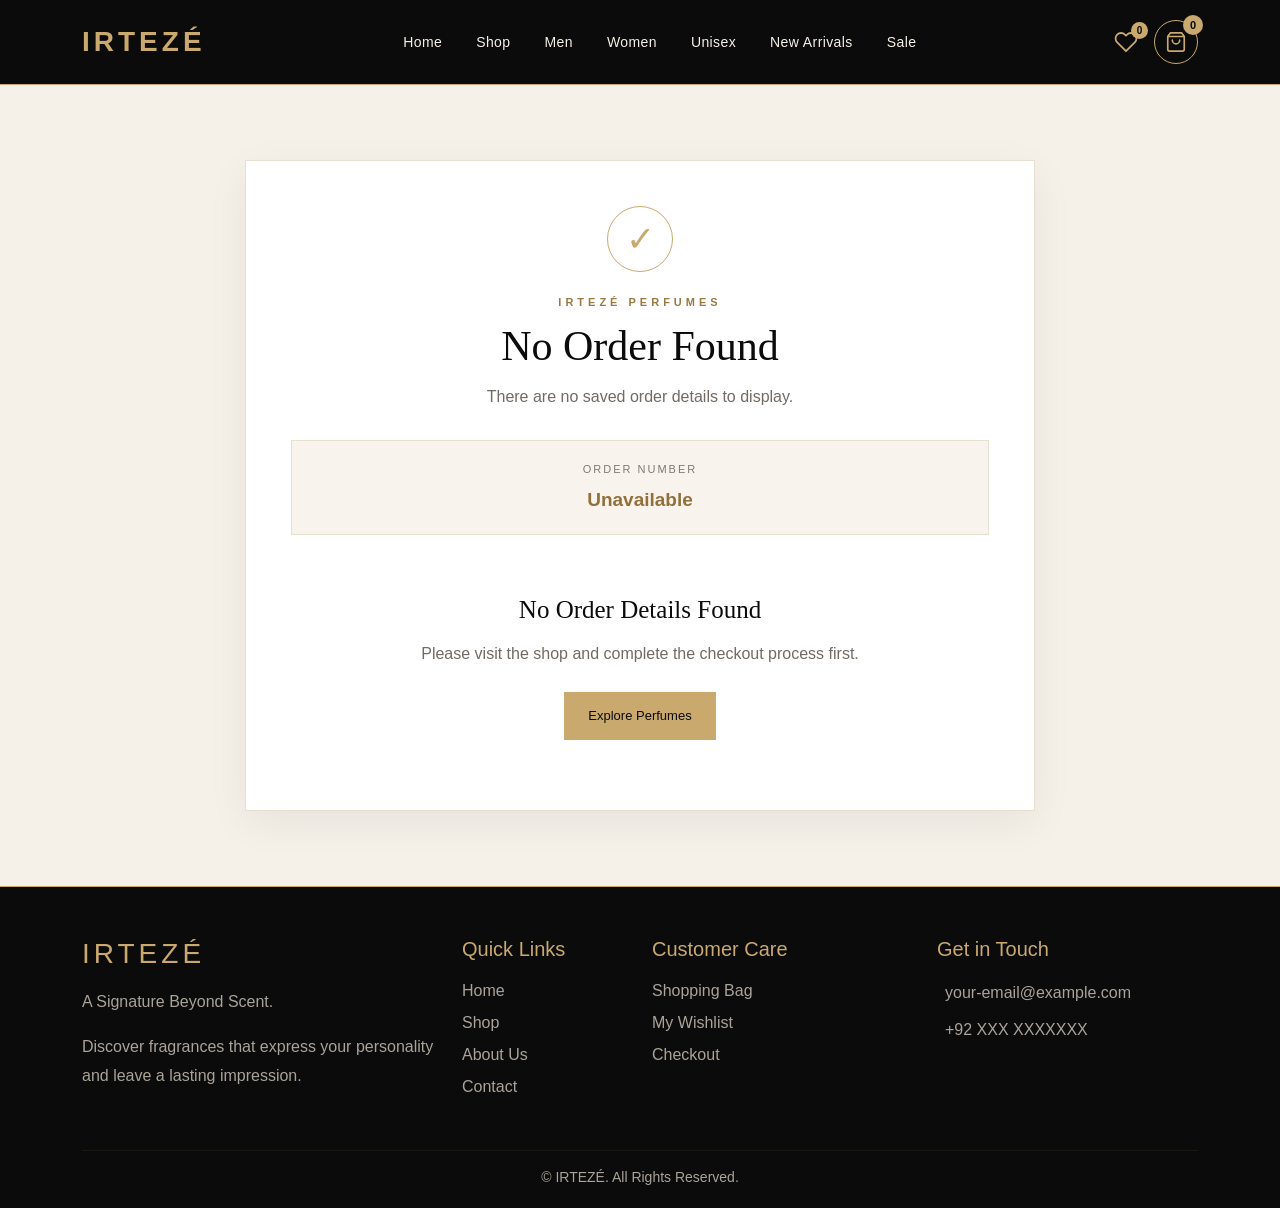
<file: order-success.html>
<!DOCTYPE html>
<html lang="en">
<head>
    <meta charset="UTF-8">
    <meta name="viewport" content="width=device-width, initial-scale=1.0">
    <title>Order Details | IRTEZÉ Perfumes</title>

    <link href="https://cdn.jsdelivr.net/npm/bootstrap@5.3.3/dist/css/bootstrap.min.css" rel="stylesheet">
    <link rel="stylesheet" href="index.css">
    <link rel="stylesheet" href="order-success.css">
</head>
<body>

<header style="background:#0b0b0b; border-bottom:1px solid #c9a96e;">
    <nav class="navbar navbar-expand-lg navbar-dark py-3">
        <div class="container">

            <a class="navbar-brand fw-bold" href="index.html"
               style="color:#c9a96e; font-size:28px; letter-spacing:4px;">
                IRTEZÉ
            </a>

            <button class="navbar-toggler" type="button"
                    data-bs-toggle="collapse" data-bs-target="#irtezeNavbar"
                    aria-controls="irtezeNavbar" aria-expanded="false"
                    aria-label="Toggle navigation"
                    style="border-color:#c9a96e;">
                <span class="navbar-toggler-icon"></span>
            </button>

            <div class="collapse navbar-collapse" id="irtezeNavbar">
                <ul class="navbar-nav mx-auto gap-lg-3 text-center">
                    <li class="nav-item"><a class="nav-link" href="index.html">Home</a></li>
                    <li class="nav-item"><a class="nav-link" href="shop.html">Shop</a></li>
                    <li class="nav-item"><a class="nav-link" href="men.html">Men</a></li>
                    <li class="nav-item"><a class="nav-link" href="women.html">Women</a></li>
                    <li class="nav-item"><a class="nav-link" href="unisex.html">Unisex</a></li>
                    <li class="nav-item"><a class="nav-link" href="new-arrivals.html">New Arrivals</a></li>
                    <li class="nav-item"><a class="nav-link" href="sale.html">Sale</a></li>
                </ul>

                <div class="d-flex justify-content-center align-items-center gap-3 mt-3 mt-lg-0">
                    <a href="shop.html" aria-label="Search"
                       style="color:#c9a96e; font-size:21px;">
                        <i class="bi bi-search"></i>
                    </a>

                  <a href="wishlist.html" class="irteze-heart" aria-label="Wishlist">
    <svg xmlns="http://www.w3.org/2000/svg" width="24" height="24" viewBox="0 0 24 24" fill="none" stroke="currentColor" stroke-width="1.8" stroke-linecap="round" stroke-linejoin="round">
        <path d="M20.84 4.61a5.5 5.5 0 0 0-7.78 0L12 5.67l-1.06-1.06a5.5 5.5 0 0 0-7.78 7.78l1.06 1.06L12 21.23l7.78-7.78 1.06-1.06a5.5 5.5 0 0 0 0-7.78z"/>
    </svg>
    <span id="wishlistCount">0</span>
</a>

<a href="cart.html" class="irteze-cart" aria-label="Shopping cart">
    <svg xmlns="http://www.w3.org/2000/svg" width="22" height="22" viewBox="0 0 24 24" fill="none" stroke="currentColor" stroke-width="1.8" stroke-linecap="round" stroke-linejoin="round">
        <path d="M6 2L3 6v14a2 2 0 0 0 2 2h14a2 2 0 0 0 2-2V6l-3-4z"/>
        <line x1="3" y1="6" x2="21" y2="6"/>
        <path d="M16 10a4 4 0 0 1-8 0"/>
    </svg>
    <span id="cartCount">0</span>
</a>
                </div>
            </div>

        </div>
    </nav>
</header>

<main class="success-section">
    <div class="container">
        <div class="success-card">

            <div class="success-icon" aria-hidden="true">✓</div>

            <p class="section-label">IRTEZÉ PERFUMES</p>
            <h1 id="pageTitle">Order Details</h1>
            <p class="success-message" id="successMessage">
                Your order details are shown below.
            </p>

            <div class="order-number-box">
                <span>ORDER NUMBER</span>
                <strong id="orderNumber">Loading...</strong>
            </div>

            <div id="orderContent">
                <section class="details-section">
                    <h2>Customer Details</h2>

                    <div class="detail-row">
                        <span>Full Name</span>
                        <strong id="customerName">—</strong>
                    </div>

                    <div class="detail-row">
                        <span>Email</span>
                        <strong id="customerEmail">—</strong>
                    </div>

                    <div class="detail-row">
                        <span>Phone</span>
                        <strong id="customerPhone">—</strong>
                    </div>

                    <div class="detail-row">
                        <span>City</span>
                        <strong id="customerCity">—</strong>
                    </div>

                    <div class="detail-row">
                        <span>Delivery Address</span>
                        <strong id="customerAddress">—</strong>
                    </div>

                    <div class="detail-row" id="postalRow">
                        <span>Postal Code</span>
                        <strong id="postalCode">—</strong>
                    </div>
                </section>

                <section class="details-section">
                    <h2>Payment Details</h2>

                    <div class="detail-row">
                        <span>Payment Method</span>
                        <strong id="paymentMethod">—</strong>
                    </div>

                    <div class="detail-row" id="transactionRow">
                        <span>Transaction Reference</span>
                        <strong id="transactionId">Not provided</strong>
                    </div>

                    <p class="payment-note" id="paymentNote">
                        Payment status has not been verified.
                    </p>
                </section>

                <section class="details-section">
                    <h2>Your Items</h2>
                    <div id="orderItems"></div>
                </section>

                <section class="total-section">
                    <div class="detail-row">
                        <span>Subtotal</span>
                        <strong id="subtotal">Rs 0</strong>
                    </div>

                    <div class="detail-row">
                        <span>Delivery</span>
                        <strong id="delivery">Rs 0</strong>
                    </div>

                    <div class="detail-row grand-total">
                        <span>Total Amount</span>
                        <strong id="total">Rs 0</strong>
                    </div>
                </section>

                <div class="order-actions">
                    <a href="shop.html" class="btn-gold">Continue Shopping</a>
                    <a href="index.html" class="btn-outline-gold">Back to Home</a>
                </div>

                <p class="demo-note">
                    This is a demo checkout. Your order details are saved in this browser only.
                    The store has not received the order through a server, and online payments
                    have not been verified.
                </p>
            </div>

            <div id="emptyOrder" class="empty-order" hidden>
                <h2>No Order Details Found</h2>
                <p>Please visit the shop and complete the checkout process first.</p>
                <a href="shop.html" class="btn-gold">Explore Perfumes</a>
            </div>

        </div>
    </div>
</main>

<footer style="background:#0b0b0b; color:#f5f0e8; border-top:1px solid #c9a96e; padding:50px 0 20px;">
    <div class="container">
        <div class="row g-4">

            <div class="col-lg-4 col-md-6">
                <h3 style="color:#c9a96e; letter-spacing:4px;">IRTEZÉ</h3>
                <p style="color:#aaa39a;">A Signature Beyond Scent.</p>
                <p style="color:#aaa39a;">
                    Discover fragrances that express your personality
                    and leave a lasting impression.
                </p>
            </div>

            <div class="col-lg-2 col-md-6">
                <h5 style="color:#c9a96e;">Quick Links</h5>
                <ul class="list-unstyled">
                    <li class="mb-2"><a href="index.html" style="color:#aaa39a; text-decoration:none;">Home</a></li>
                    <li class="mb-2"><a href="shop.html" style="color:#aaa39a; text-decoration:none;">Shop</a></li>
                    <li class="mb-2"><a href="about.html" style="color:#aaa39a; text-decoration:none;">About Us</a></li>
                    <li class="mb-2"><a href="contact.html" style="color:#aaa39a; text-decoration:none;">Contact</a></li>
                </ul>
            </div>

            <div class="col-lg-3 col-md-6">
                <h5 style="color:#c9a96e;">Customer Care</h5>
                <ul class="list-unstyled">
                    <li class="mb-2"><a href="cart.html" style="color:#aaa39a; text-decoration:none;">Shopping Bag</a></li>
                    <li class="mb-2"><a href="wishlist.html" style="color:#aaa39a; text-decoration:none;">My Wishlist</a></li>
                    <li class="mb-2"><a href="checkout.html" style="color:#aaa39a; text-decoration:none;">Checkout</a></li>
                </ul>
            </div>

            <div class="col-lg-3 col-md-6">
                <h5 style="color:#c9a96e;">Get in Touch</h5>
                <p style="color:#aaa39a; margin-bottom:8px;">
                    <i class="bi bi-envelope me-2"></i> your-email@example.com
                </p>
                <p style="color:#aaa39a;">
                    <i class="bi bi-telephone me-2"></i> +92 XXX XXXXXXX
                </p>
                <div class="d-flex gap-3">
                    <a href="#" aria-label="Instagram" style="color:#c9a96e; font-size:20px;"><i class="bi bi-instagram"></i></a>
                    <a href="#" aria-label="Facebook" style="color:#c9a96e; font-size:20px;"><i class="bi bi-facebook"></i></a>
                    <a href="#" aria-label="TikTok" style="color:#c9a96e; font-size:20px;"><i class="bi bi-tiktok"></i></a>
                </div>
            </div>

        </div>

        <hr style="border-color:#444; margin-top:35px;">

        <div class="text-center" style="color:#aaa39a; font-size:14px;">
            &copy; <span id="footerYear"></span> IRTEZÉ. All Rights Reserved.
        </div>
    </div>
</footer>

<script src="https://code.jquery.com/jquery-3.7.1.min.js"></script>
<script src="https://cdn.jsdelivr.net/npm/bootstrap@5.3.3/dist/js/bootstrap.bundle.min.js"></script>

<script>
$(document).ready(function () {
    $("#currentYear").text(new Date().getFullYear());

    let cart = JSON.parse(localStorage.getItem("irtezeCart")) || [];
    $("#cartCount").text(cart.reduce(function (sum, item) {
        return sum + Number(item.quantity || 0);
    }, 0));

    let order = JSON.parse(localStorage.getItem("irtezeLastOrder"));

    function formatPrice(amount) {
        return "Rs " + Number(amount || 0).toLocaleString("en-PK");
    }

    if (!order) {
        $("#orderContent").hide();
        $("#emptyOrder").prop("hidden", false);
        $("#pageTitle").text("No Order Found");
        $("#successMessage").text("There are no saved order details to display.");
        $("#orderNumber").text("Unavailable");
        return;
    }

    $("#pageTitle").text("Order Details");
    $("#successMessage").text("Thank you, " + (order.customerName || "customer") + ". Here is your order summary.");

    $("#orderNumber").text(order.orderNumber || "Not available");
    $("#customerName").text(order.customerName || "—");
    $("#customerEmail").text(order.customerEmail || "—");
    $("#customerPhone").text(order.customerPhone || "—");
    $("#customerCity").text(order.city || "—");
    $("#customerAddress").text(order.address || "—");
    $("#postalCode").text(order.postalCode || "—");
    $("#paymentMethod").text(order.paymentMethod || "—");

    if (!order.postalCode) {
        $("#postalRow").hide();
    }

    if (order.transactionId && order.transactionId.trim() !== "") {
        $("#transactionId").text(order.transactionId);
    } else {
        $("#transactionRow").hide();
    }

    if (order.paymentMethod === "Cash on Delivery") {
        $("#paymentNote").text("Payment is due when the order is delivered. No payment has been collected through this demo.");
    } else {
        $("#paymentNote").text("Your payment has not been verified. Please confirm payment with the store before treating this order as paid.");
    }

    let items = Array.isArray(order.items) ? order.items : [];

    if (items.length === 0) {
        $("#orderItems").html("<p>No product details were saved with this order.</p>");
    } else {
        items.forEach(function (item) {
            let quantity = Number(item.quantity || 1);
            let price = Number(item.price || 0);

            let row = $("<div>").addClass("order-item");
            let info = $("<div>").addClass("order-item-info");
            $("<h3>").text(item.name || "Perfume").appendTo(info);
            $("<p>").text("Quantity: " + quantity).appendTo(info);

            let amount = $("<strong>").text(formatPrice(price * quantity));

            row.append(info, amount);
            $("#orderItems").append(row);
        });
    }

    $("#subtotal").text(formatPrice(order.subtotal));
    $("#delivery").text(formatPrice(order.delivery));
    $("#total").text(formatPrice(order.total));
});
</script>
<style>
/* HEADER */
header {
    background: #0b0b0b;
    border-bottom: 1px solid rgba(201, 169, 110, 0.35);
}

header .navbar {
    padding-top: 18px;
    padding-bottom: 18px;
}

header .navbar-brand {
    color: #c9a96e !important;
    font-size: 27px;
    font-weight: 700;
    letter-spacing: 4px;
    transition: color 0.3s ease;
}

header .navbar-brand:hover {
    color: #f5f0e8 !important;
}

/* NAV LINKS */
header .navbar-nav .nav-link {
    position: relative;
    display: inline-block;
    color: #f5f0e8 !important;
    font-size: 14px;
    font-weight: 500;
    letter-spacing: 0.4px;
    padding: 10px 0 !important;
    margin: 0 9px;
    transition: color 0.3s ease;
}

header .navbar-nav .nav-link::after {
    content: "";
    position: absolute;
    left: 0;
    bottom: 3px;
    width: 0;
    height: 2px;
    background: #c9a96e;
    transition: width 0.3s ease;
}

header .navbar-nav .nav-link:hover,
header .navbar-nav .nav-link:focus,
header .navbar-nav .nav-link.active {
    color: #c9a96e !important;
}

header .navbar-nav .nav-link:hover::after,
header .navbar-nav .nav-link.active::after {
    width: 100%;
}

/* SEARCH, WISHLIST AND CART ICONS */
header a[aria-label="Search"],
header a[aria-label="Wishlist"],
header a[aria-label="Shopping cart"] {
    color: #c9a96e !important;
    transition: color 0.3s ease, transform 0.3s ease;
}

header a[aria-label="Search"]:hover,
header a[aria-label="Wishlist"]:hover,
header a[aria-label="Shopping cart"]:hover {
    color: #f5f0e8 !important;
    transform: translateY(-2px);
}

/* MOBILE MENU */
header .navbar-toggler {
    border: 1px solid #c9a96e;
    box-shadow: none !important;
}

header .navbar-toggler:focus {
    box-shadow: 0 0 0 2px rgba(201, 169, 110, 0.2) !important;
}

@media (max-width: 991px) {
    header .navbar-collapse {
        padding-top: 18px;
    }

    header .navbar-nav .nav-link {
        margin: 4px 0;
    }

    header .navbar-nav .nav-link::after {
        left: 50%;
        transform: translateX(-50%);
    }

    header .navbar-nav .nav-link:hover::after,
    header .navbar-nav .nav-link.active::after {
        width: 35px;
    }
}

/* FOOTER */
footer {
    background: #0b0b0b !important;
    color: #f5f0e8;
    border-top: 1px solid rgba(201, 169, 110, 0.4);
}

footer h3,
footer h5 {
    color: #c9a96e !important;
    margin-bottom: 18px;
}

footer p {
    line-height: 1.8;
}

footer a {
    color: #aaa39a !important;
    text-decoration: none !important;
    transition: color 0.3s ease;
}

footer a:hover {
    color: #c9a96e !important;
}

footer .bi-instagram,
footer .bi-facebook,
footer .bi-tiktok {
    transition: color 0.3s ease, transform 0.3s ease;
}

footer a:hover .bi-instagram,
footer a:hover .bi-facebook,
footer a:hover .bi-tiktok {
    color: #f5f0e8;
}

footer hr {
    border-color: rgba(201, 169, 110, 0.3) !important;
}

footer #footerYear {
    color: #c9a96e;
}

/* CART BUTTON */
.irteze-cart {
    position: relative;
    width: 44px;
    height: 44px;
    display: inline-flex;
    align-items: center;
    justify-content: center;
    background: transparent;
    color: #c9a96e !important;
    border: 1px solid #c9a96e;
    border-radius: 50%;
    text-decoration: none !important;
    transition: all 0.3s ease;
}

.irteze-cart svg {
    display: block;
}

.irteze-cart #cartCount {
    position: absolute;
    top: -6px;
    right: -6px;
    min-width: 20px;
    height: 20px;
    padding: 0 5px;
    display: flex;
    align-items: center;
    justify-content: center;
    background: #c9a96e;
    color: #0b0b0b;
    font-size: 11px;
    font-weight: 700;
    line-height: 1;
    border-radius: 50px;
}

.irteze-cart:hover {
    background: #c9a96e;
    color: #0b0b0b !important;
    transform: translateY(-2px);
}

.irteze-cart:hover #cartCount {
    background: #0b0b0b;
    color: #c9a96e;
}
/* WISHLIST HEART */
.irteze-heart {
    position: relative;
    display: inline-flex;
    align-items: center;
    justify-content: center;
    color: #c9a96e !important;
    font-size: 22px;
    line-height: 1;
    text-decoration: none !important;
    transition: all 0.3s ease;
}

.irteze-heart:hover {
    color: #ffffff !important;
    transform: translateY(-2px);
}

.irteze-heart #wishlistCount {
    position: absolute;
    top: -8px;
    right: -10px;
    min-width: 17px;
    height: 17px;
    padding: 0 4px;
    display: flex;
    align-items: center;
    justify-content: center;
    background: #c9a96e;
    color: #0b0b0b;
    font-size: 10px;
    font-weight: 700;
    line-height: 1;
    border-radius: 50px;
}
.irteze-heart svg {
    display: block;
}
</style>
</body>
</html>
</file>
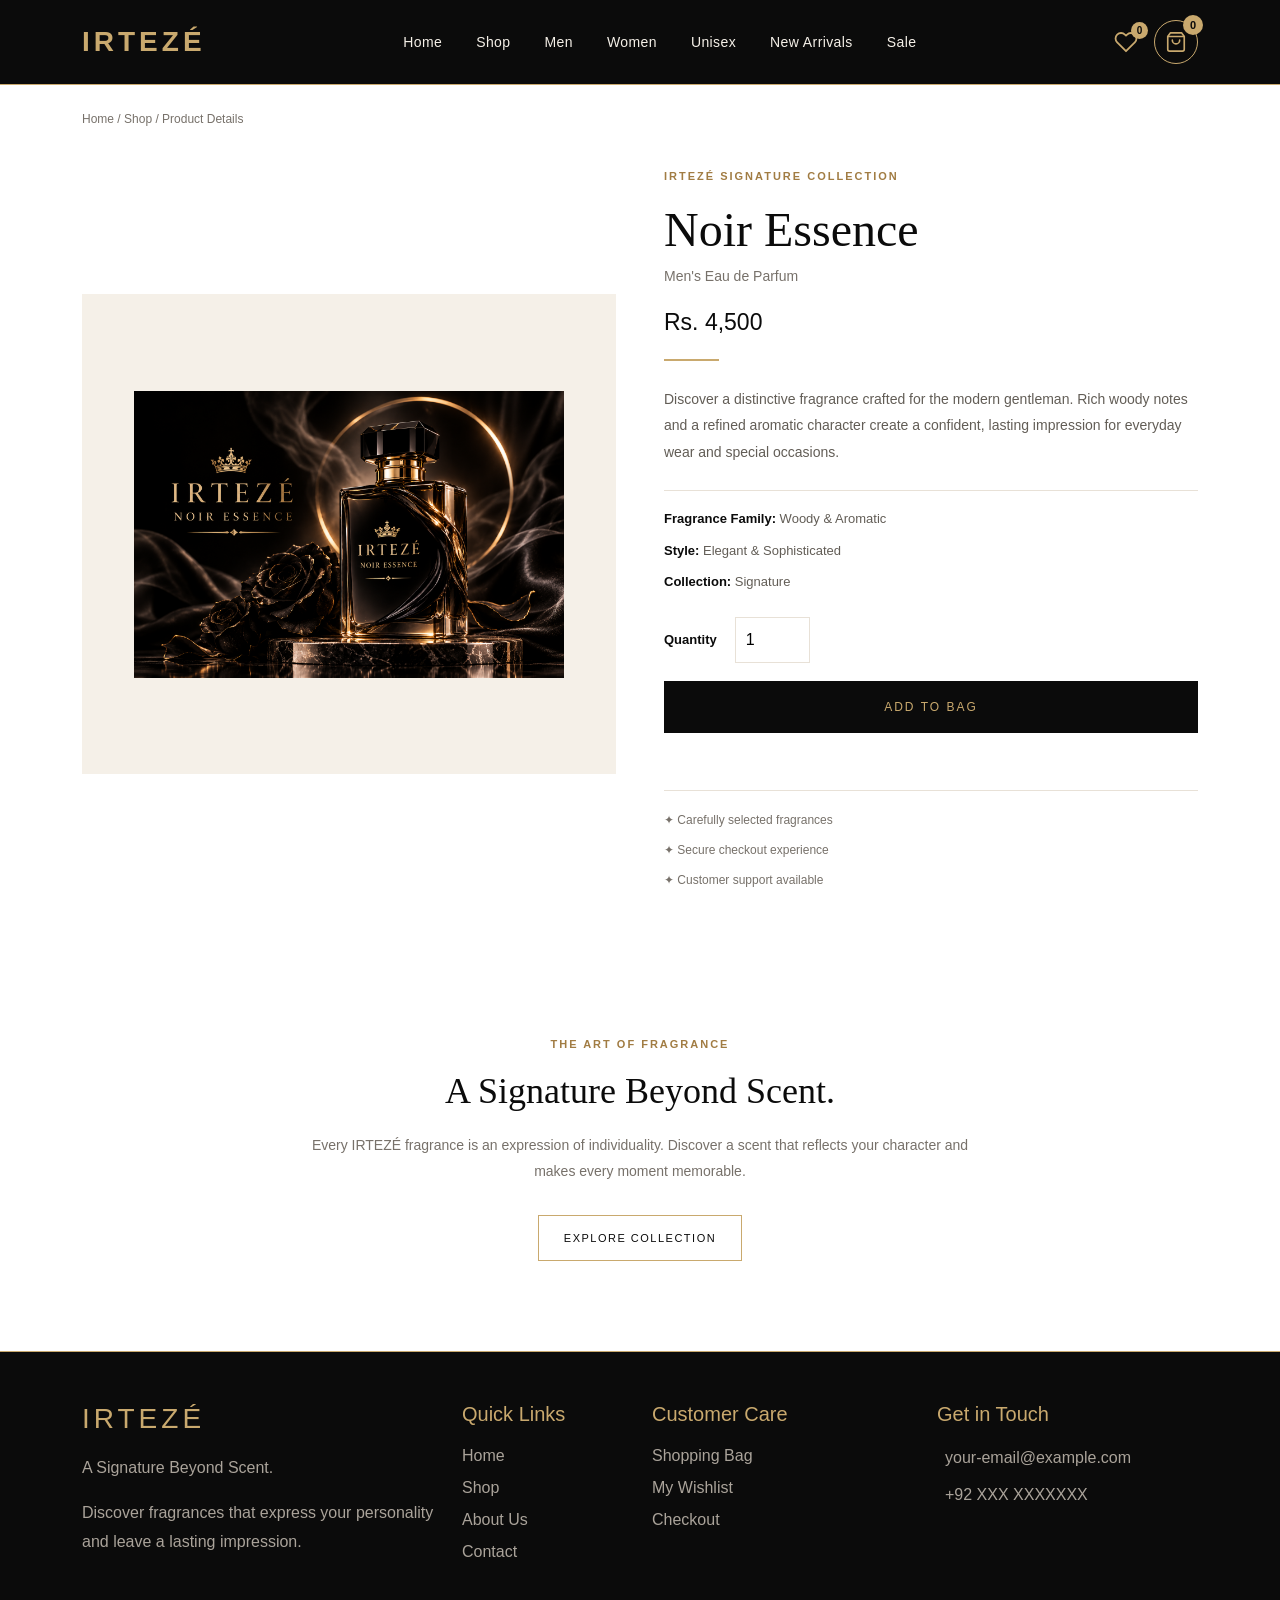
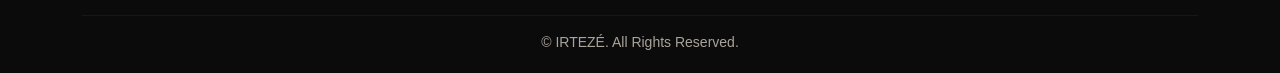
<file: product-details.html>
<!DOCTYPE html>
<html lang="en">
<head>
    <meta charset="UTF-8">
    <meta name="viewport" content="width=device-width, initial-scale=1.0">
    <title>Product Details | IRTEZÉ</title>

    <link href="https://cdn.jsdelivr.net/npm/bootstrap@5.3.3/dist/css/bootstrap.min.css" rel="stylesheet">
    <link rel="stylesheet" href="product-details.css">
</head>
<body>

   <header style="background:#0b0b0b; border-bottom:1px solid #c9a96e;">
    <nav class="navbar navbar-expand-lg navbar-dark py-3">
        <div class="container">

            <a class="navbar-brand fw-bold" href="index.html"
               style="color:#c9a96e; font-size:28px; letter-spacing:4px;">
                IRTEZÉ
            </a>

            <button class="navbar-toggler" type="button"
                    data-bs-toggle="collapse" data-bs-target="#irtezeNavbar"
                    aria-controls="irtezeNavbar" aria-expanded="false"
                    aria-label="Toggle navigation"
                    style="border-color:#c9a96e;">
                <span class="navbar-toggler-icon"></span>
            </button>

            <div class="collapse navbar-collapse" id="irtezeNavbar">
                <ul class="navbar-nav mx-auto gap-lg-3 text-center">
                    <li class="nav-item"><a class="nav-link" href="index.html">Home</a></li>
                    <li class="nav-item"><a class="nav-link" href="shop.html">Shop</a></li>
                    <li class="nav-item"><a class="nav-link" href="men.html">Men</a></li>
                    <li class="nav-item"><a class="nav-link" href="women.html">Women</a></li>
                    <li class="nav-item"><a class="nav-link" href="unisex.html">Unisex</a></li>
                    <li class="nav-item"><a class="nav-link" href="new-arrivals.html">New Arrivals</a></li>
                    <li class="nav-item"><a class="nav-link" href="sale.html">Sale</a></li>
                </ul>

                <div class="d-flex justify-content-center align-items-center gap-3 mt-3 mt-lg-0">
                    <a href="shop.html" aria-label="Search"
                       style="color:#c9a96e; font-size:21px;">
                        <i class="bi bi-search"></i>
                    </a>

                   <a href="wishlist.html" class="irteze-heart" aria-label="Wishlist">
    <svg xmlns="http://www.w3.org/2000/svg" width="24" height="24" viewBox="0 0 24 24" fill="none" stroke="currentColor" stroke-width="1.8" stroke-linecap="round" stroke-linejoin="round">
        <path d="M20.84 4.61a5.5 5.5 0 0 0-7.78 0L12 5.67l-1.06-1.06a5.5 5.5 0 0 0-7.78 7.78l1.06 1.06L12 21.23l7.78-7.78 1.06-1.06a5.5 5.5 0 0 0 0-7.78z"/>
    </svg>
    <span id="wishlistCount">0</span>
</a>

<a href="cart.html" class="irteze-cart" aria-label="Shopping cart">
    <svg xmlns="http://www.w3.org/2000/svg" width="22" height="22" viewBox="0 0 24 24" fill="none" stroke="currentColor" stroke-width="1.8" stroke-linecap="round" stroke-linejoin="round">
        <path d="M6 2L3 6v14a2 2 0 0 0 2 2h14a2 2 0 0 0 2-2V6l-3-4z"/>
        <line x1="3" y1="6" x2="21" y2="6"/>
        <path d="M16 10a4 4 0 0 1-8 0"/>
    </svg>
    <span id="cartCount">0</span>
</a>
                </div>
            </div>

        </div>
    </nav>
</header>

    <main>
        <div class="container">
            <div class="breadcrumb-area">
                <a href="index.html">Home</a> /
                <a href="shop.html">Shop</a> /
                <span>Product Details</span>
            </div>

            <section class="product-section">
                <div class="row g-5 align-items-center">

                    <div class="col-lg-6">
                        <div class="product-image">
                            <img src="image5.png" alt="Noir Essence Perfume">
                        </div>
                    </div>

                    <div class="col-lg-6">
                        <div class="product-info">
                            <p class="eyebrow">IRTEZÉ SIGNATURE COLLECTION</p>

                            <h1>Noir Essence</h1>

                            <p class="product-category">Men's Eau de Parfum</p>

                            <h3 class="product-price">Rs. 4,500</h3>

                            <div class="gold-line"></div>

                            <p class="product-description">
                                Discover a distinctive fragrance crafted for the
                                modern gentleman. Rich woody notes and a refined
                                aromatic character create a confident, lasting
                                impression for everyday wear and special occasions.
                            </p>

                            <div class="fragrance-details">
                                <p><strong>Fragrance Family:</strong> Woody & Aromatic</p>
                                <p><strong>Style:</strong> Elegant & Sophisticated</p>
                                <p><strong>Collection:</strong> Signature</p>
                            </div>

                            <div class="quantity-area">
                                <label for="quantity">Quantity</label>
                                <input type="number" id="quantity" value="1" min="1" max="10">
                            </div>

                            <button class="add-button" id="addToCart">
                                ADD TO BAG
                            </button>

                            <p id="cartMessage" class="cart-message"></p>

                            <div class="service-info">
                                <p>✦ Carefully selected fragrances</p>
                                <p>✦ Secure checkout experience</p>
                                <p>✦ Customer support available</p>
                            </div>
                        </div>
                    </div>

                </div>
            </section>

            <section class="brand-note text-center">
                <p class="eyebrow">THE ART OF FRAGRANCE</p>
                <h2>A Signature Beyond Scent.</h2>
                <p>
                    Every IRTEZÉ fragrance is an expression of individuality.
                    Discover a scent that reflects your character and makes
                    every moment memorable.
                </p>
                <a href="shop.html" class="outline-button">EXPLORE COLLECTION</a>
            </section>
        </div>
    </main>

   <footer style="background:#0b0b0b; color:#f5f0e8; border-top:1px solid #c9a96e; padding:50px 0 20px;">
    <div class="container">
        <div class="row g-4">

            <div class="col-lg-4 col-md-6">
                <h3 style="color:#c9a96e; letter-spacing:4px;">IRTEZÉ</h3>
                <p style="color:#aaa39a;">A Signature Beyond Scent.</p>
                <p style="color:#aaa39a;">
                    Discover fragrances that express your personality
                    and leave a lasting impression.
                </p>
            </div>

            <div class="col-lg-2 col-md-6">
                <h5 style="color:#c9a96e;">Quick Links</h5>
                <ul class="list-unstyled">
                    <li class="mb-2"><a href="index.html" style="color:#aaa39a; text-decoration:none;">Home</a></li>
                    <li class="mb-2"><a href="shop.html" style="color:#aaa39a; text-decoration:none;">Shop</a></li>
                    <li class="mb-2"><a href="about.html" style="color:#aaa39a; text-decoration:none;">About Us</a></li>
                    <li class="mb-2"><a href="contact.html" style="color:#aaa39a; text-decoration:none;">Contact</a></li>
                </ul>
            </div>

            <div class="col-lg-3 col-md-6">
                <h5 style="color:#c9a96e;">Customer Care</h5>
                <ul class="list-unstyled">
                    <li class="mb-2"><a href="cart.html" style="color:#aaa39a; text-decoration:none;">Shopping Bag</a></li>
                    <li class="mb-2"><a href="wishlist.html" style="color:#aaa39a; text-decoration:none;">My Wishlist</a></li>
                    <li class="mb-2"><a href="checkout.html" style="color:#aaa39a; text-decoration:none;">Checkout</a></li>
                </ul>
            </div>

            <div class="col-lg-3 col-md-6">
                <h5 style="color:#c9a96e;">Get in Touch</h5>
                <p style="color:#aaa39a; margin-bottom:8px;">
                    <i class="bi bi-envelope me-2"></i> your-email@example.com
                </p>
                <p style="color:#aaa39a;">
                    <i class="bi bi-telephone me-2"></i> +92 XXX XXXXXXX
                </p>
                <div class="d-flex gap-3">
                    <a href="#" aria-label="Instagram" style="color:#c9a96e; font-size:20px;"><i class="bi bi-instagram"></i></a>
                    <a href="#" aria-label="Facebook" style="color:#c9a96e; font-size:20px;"><i class="bi bi-facebook"></i></a>
                    <a href="#" aria-label="TikTok" style="color:#c9a96e; font-size:20px;"><i class="bi bi-tiktok"></i></a>
                </div>
            </div>

        </div>

        <hr style="border-color:#444; margin-top:35px;">

        <div class="text-center" style="color:#aaa39a; font-size:14px;">
            &copy; <span id="footerYear"></span> IRTEZÉ. All Rights Reserved.
        </div>
    </div>
</footer>

    <script src="https://code.jquery.com/jquery-3.7.1.min.js"></script>
    <script src="https://cdn.jsdelivr.net/npm/bootstrap@5.3.3/dist/js/bootstrap.bundle.min.js"></script>

    <script>
        $("#year").text(new Date().getFullYear());

        let cart = JSON.parse(localStorage.getItem("irtezeCart")) || [];
        $("#cartCount").text(cart.reduce((total, item) => total + item.quantity, 0));

        $("#addToCart").click(function () {
            let quantity = parseInt($("#quantity").val());

            if (isNaN(quantity) || quantity < 1 || quantity > 10) {
                $("#cartMessage").text("Please select a quantity from 1 to 10.");
                return;
            }

            let product = cart.find(item => item.id === "noir-essence");

            if (product) {
                product.quantity += quantity;
            } else {
                cart.push({
                    id: "noir-essence",
                    name: "Noir Essence",
                    price: 4500,
                    quantity: quantity
                });
            }

            localStorage.setItem("irtezeCart", JSON.stringify(cart));
            $("#cartCount").text(cart.reduce((total, item) => total + item.quantity, 0));
            $("#cartMessage").text("Noir Essence added to your bag.");
        });
    </script>
<style>
/* HEADER */
header {
    background: #0b0b0b;
    border-bottom: 1px solid rgba(201, 169, 110, 0.35);
}

header .navbar {
    padding-top: 18px;
    padding-bottom: 18px;
}

header .navbar-brand {
    color: #c9a96e !important;
    font-size: 27px;
    font-weight: 700;
    letter-spacing: 4px;
    transition: color 0.3s ease;
}

header .navbar-brand:hover {
    color: #f5f0e8 !important;
}

/* NAV LINKS */
header .navbar-nav .nav-link {
    position: relative;
    display: inline-block;
    color: #f5f0e8 !important;
    font-size: 14px;
    font-weight: 500;
    letter-spacing: 0.4px;
    padding: 10px 0 !important;
    margin: 0 9px;
    transition: color 0.3s ease;
}

header .navbar-nav .nav-link::after {
    content: "";
    position: absolute;
    left: 0;
    bottom: 3px;
    width: 0;
    height: 2px;
    background: #c9a96e;
    transition: width 0.3s ease;
}

header .navbar-nav .nav-link:hover,
header .navbar-nav .nav-link:focus,
header .navbar-nav .nav-link.active {
    color: #c9a96e !important;
}

header .navbar-nav .nav-link:hover::after,
header .navbar-nav .nav-link.active::after {
    width: 100%;
}

/* SEARCH, WISHLIST AND CART ICONS */
header a[aria-label="Search"],
header a[aria-label="Wishlist"],
header a[aria-label="Shopping cart"] {
    color: #c9a96e !important;
    transition: color 0.3s ease, transform 0.3s ease;
}

header a[aria-label="Search"]:hover,
header a[aria-label="Wishlist"]:hover,
header a[aria-label="Shopping cart"]:hover {
    color: #f5f0e8 !important;
    transform: translateY(-2px);
}

/* MOBILE MENU */
header .navbar-toggler {
    border: 1px solid #c9a96e;
    box-shadow: none !important;
}

header .navbar-toggler:focus {
    box-shadow: 0 0 0 2px rgba(201, 169, 110, 0.2) !important;
}

@media (max-width: 991px) {
    header .navbar-collapse {
        padding-top: 18px;
    }

    header .navbar-nav .nav-link {
        margin: 4px 0;
    }

    header .navbar-nav .nav-link::after {
        left: 50%;
        transform: translateX(-50%);
    }

    header .navbar-nav .nav-link:hover::after,
    header .navbar-nav .nav-link.active::after {
        width: 35px;
    }
}

/* FOOTER */
footer {
    background: #0b0b0b !important;
    color: #f5f0e8;
    border-top: 1px solid rgba(201, 169, 110, 0.4);
}

footer h3,
footer h5 {
    color: #c9a96e !important;
    margin-bottom: 18px;
}

footer p {
    line-height: 1.8;
}

footer a {
    color: #aaa39a !important;
    text-decoration: none !important;
    transition: color 0.3s ease;
}

footer a:hover {
    color: #c9a96e !important;
}

footer .bi-instagram,
footer .bi-facebook,
footer .bi-tiktok {
    transition: color 0.3s ease, transform 0.3s ease;
}

footer a:hover .bi-instagram,
footer a:hover .bi-facebook,
footer a:hover .bi-tiktok {
    color: #f5f0e8;
}

footer hr {
    border-color: rgba(201, 169, 110, 0.3) !important;
}

footer #footerYear {
    color: #c9a96e;
}

/* CART BUTTON */
.irteze-cart {
    position: relative;
    width: 44px;
    height: 44px;
    display: inline-flex;
    align-items: center;
    justify-content: center;
    background: transparent;
    color: #c9a96e !important;
    border: 1px solid #c9a96e;
    border-radius: 50%;
    text-decoration: none !important;
    transition: all 0.3s ease;
}

.irteze-cart svg {
    display: block;
}

.irteze-cart #cartCount {
    position: absolute;
    top: -6px;
    right: -6px;
    min-width: 20px;
    height: 20px;
    padding: 0 5px;
    display: flex;
    align-items: center;
    justify-content: center;
    background: #c9a96e;
    color: #0b0b0b;
    font-size: 11px;
    font-weight: 700;
    line-height: 1;
    border-radius: 50px;
}

.irteze-cart:hover {
    background: #c9a96e;
    color: #0b0b0b !important;
    transform: translateY(-2px);
}

.irteze-cart:hover #cartCount {
    background: #0b0b0b;
    color: #c9a96e;
}
/* WISHLIST HEART */
.irteze-heart {
    position: relative;
    display: inline-flex;
    align-items: center;
    justify-content: center;
    color: #c9a96e !important;
    font-size: 22px;
    line-height: 1;
    text-decoration: none !important;
    transition: all 0.3s ease;
}

.irteze-heart:hover {
    color: #ffffff !important;
    transform: translateY(-2px);
}

.irteze-heart #wishlistCount {
    position: absolute;
    top: -8px;
    right: -10px;
    min-width: 17px;
    height: 17px;
    padding: 0 4px;
    display: flex;
    align-items: center;
    justify-content: center;
    background: #c9a96e;
    color: #0b0b0b;
    font-size: 10px;
    font-weight: 700;
    line-height: 1;
    border-radius: 50px;
}
.irteze-heart svg {
    display: block;
}
</style>
</body>
</html>
</file>
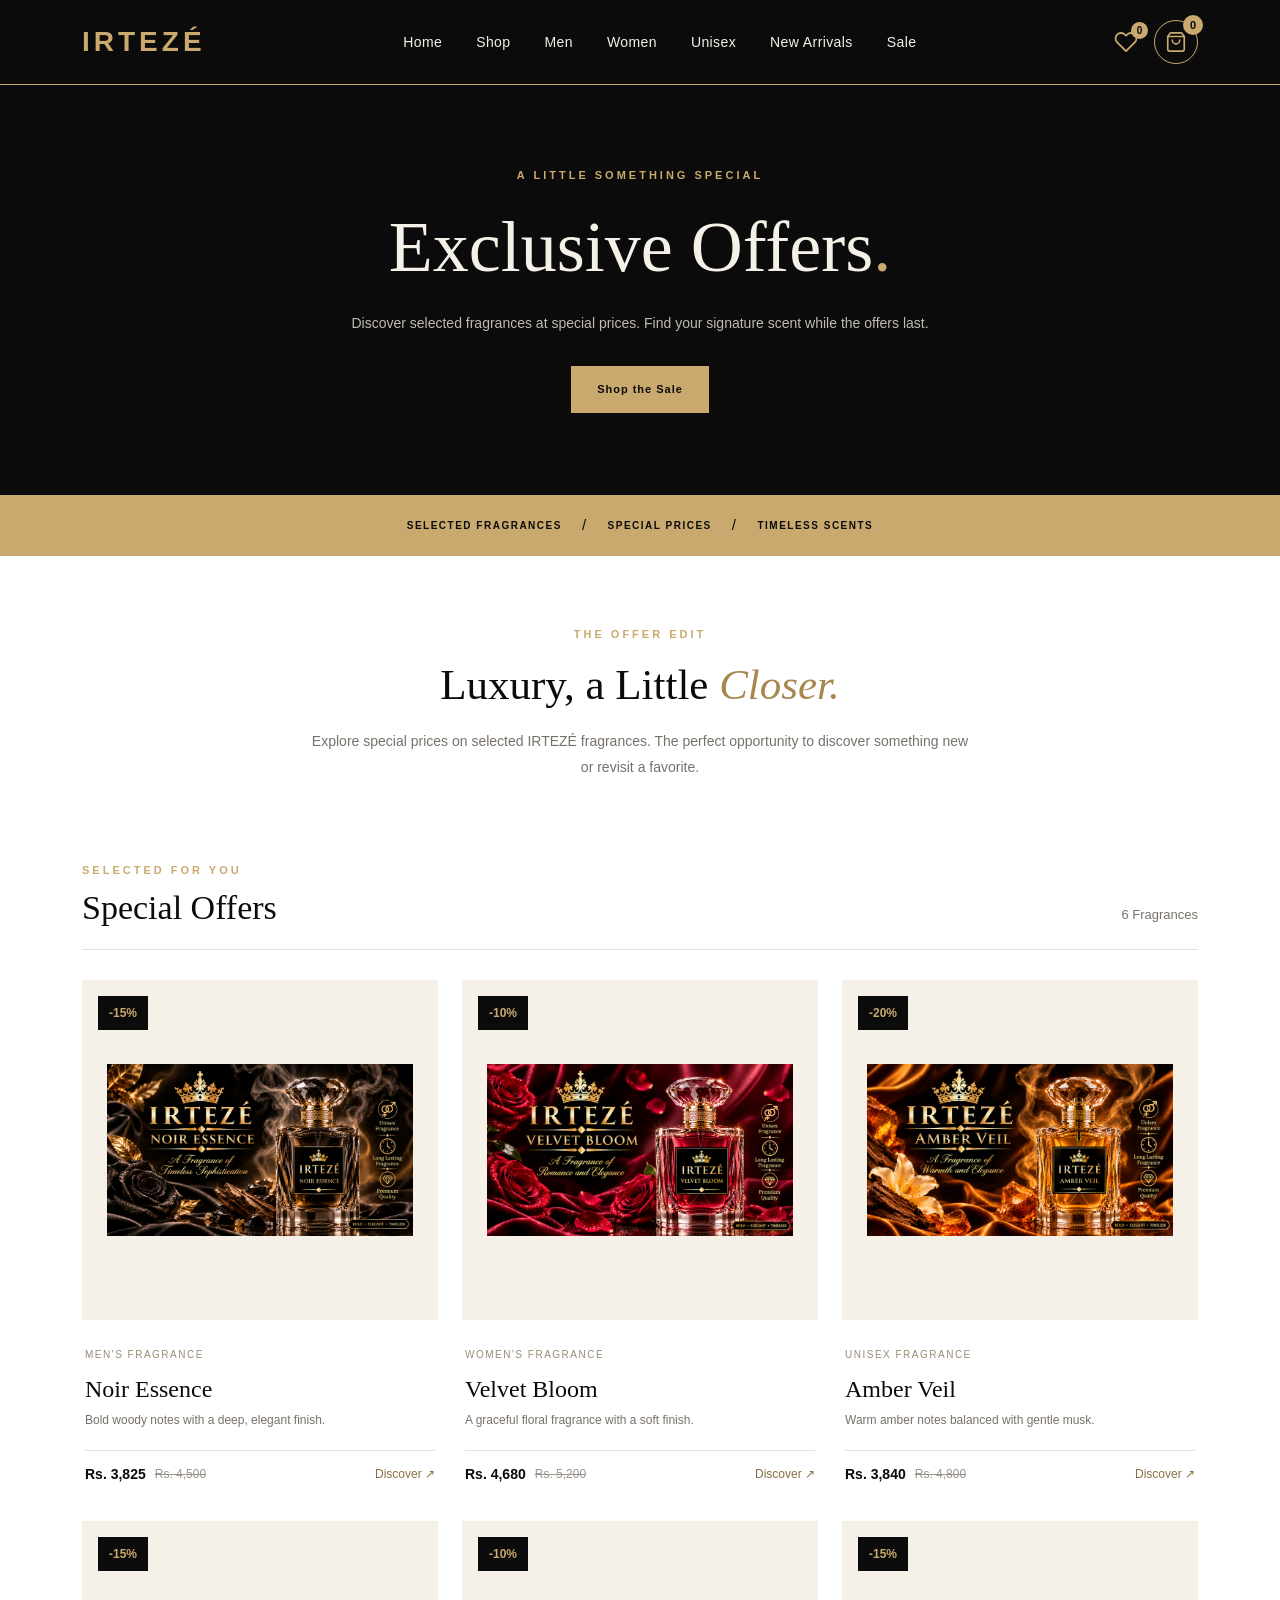
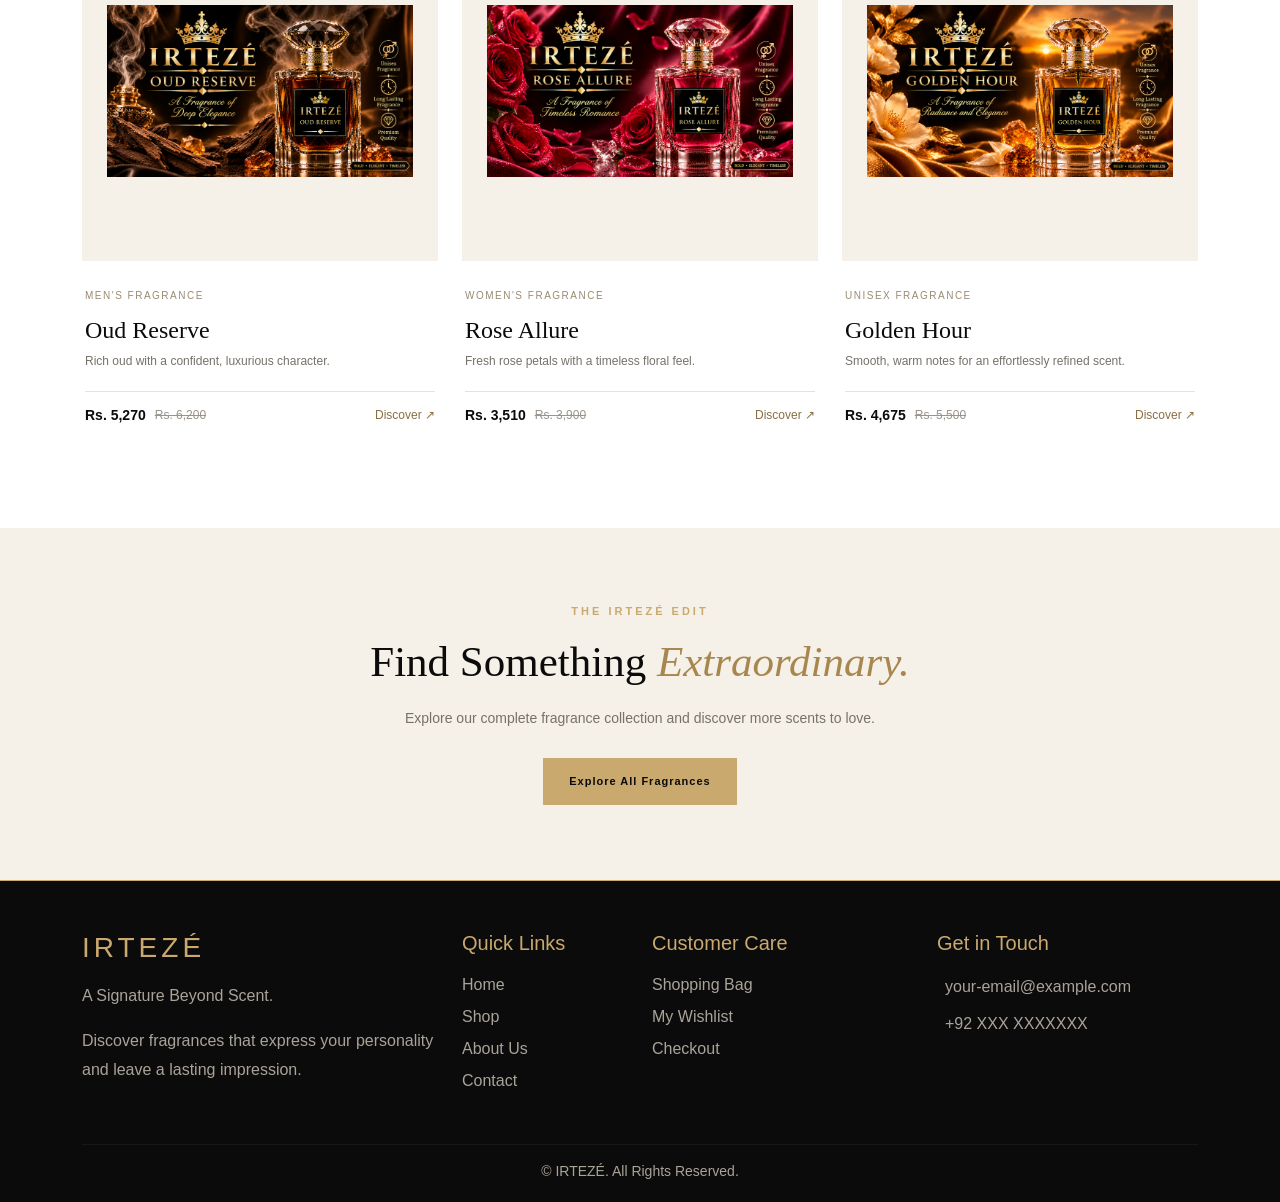
<file: sale.html>
<!DOCTYPE html>
<html lang="en">
<head>
    <meta charset="UTF-8">
    <meta name="viewport" content="width=device-width, initial-scale=1.0">
    <title>Special Offers | IRTEZÉ Perfumes</title>

    <link href="https://cdn.jsdelivr.net/npm/bootstrap@5.3.3/dist/css/bootstrap.min.css" rel="stylesheet">
    <link rel="stylesheet" href="sale.css">
</head>
<body>

<header style="background:#0b0b0b; border-bottom:1px solid #c9a96e;">
    <nav class="navbar navbar-expand-lg navbar-dark py-3">
        <div class="container">

            <a class="navbar-brand fw-bold" href="index.html"
               style="color:#c9a96e; font-size:28px; letter-spacing:4px;">
                IRTEZÉ
            </a>

            <button class="navbar-toggler" type="button"
                    data-bs-toggle="collapse" data-bs-target="#irtezeNavbar"
                    aria-controls="irtezeNavbar" aria-expanded="false"
                    aria-label="Toggle navigation"
                    style="border-color:#c9a96e;">
                <span class="navbar-toggler-icon"></span>
            </button>

            <div class="collapse navbar-collapse" id="irtezeNavbar">
                <ul class="navbar-nav mx-auto gap-lg-3 text-center">
                    <li class="nav-item"><a class="nav-link" href="index.html">Home</a></li>
                    <li class="nav-item"><a class="nav-link" href="shop.html">Shop</a></li>
                    <li class="nav-item"><a class="nav-link" href="men.html">Men</a></li>
                    <li class="nav-item"><a class="nav-link" href="women.html">Women</a></li>
                    <li class="nav-item"><a class="nav-link" href="unisex.html">Unisex</a></li>
                    <li class="nav-item"><a class="nav-link" href="new-arrivals.html">New Arrivals</a></li>
                    <li class="nav-item"><a class="nav-link" href="sale.html">Sale</a></li>
                </ul>

                <div class="d-flex justify-content-center align-items-center gap-3 mt-3 mt-lg-0">
                    <a href="shop.html" aria-label="Search"
                       style="color:#c9a96e; font-size:21px;">
                        <i class="bi bi-search"></i>
                    </a>

                  <a href="wishlist.html" class="irteze-heart" aria-label="Wishlist">
    <svg xmlns="http://www.w3.org/2000/svg" width="24" height="24" viewBox="0 0 24 24" fill="none" stroke="currentColor" stroke-width="1.8" stroke-linecap="round" stroke-linejoin="round">
        <path d="M20.84 4.61a5.5 5.5 0 0 0-7.78 0L12 5.67l-1.06-1.06a5.5 5.5 0 0 0-7.78 7.78l1.06 1.06L12 21.23l7.78-7.78 1.06-1.06a5.5 5.5 0 0 0 0-7.78z"/>
    </svg>
    <span id="wishlistCount">0</span>
</a>

<a href="cart.html" class="irteze-cart" aria-label="Shopping cart">
    <svg xmlns="http://www.w3.org/2000/svg" width="22" height="22" viewBox="0 0 24 24" fill="none" stroke="currentColor" stroke-width="1.8" stroke-linecap="round" stroke-linejoin="round">
        <path d="M6 2L3 6v14a2 2 0 0 0 2 2h14a2 2 0 0 0 2-2V6l-3-4z"/>
        <line x1="3" y1="6" x2="21" y2="6"/>
        <path d="M16 10a4 4 0 0 1-8 0"/>
    </svg>
    <span id="cartCount">0</span>
</a>
                </div>
            </div>

        </div>
    </nav>
</header>

<main>

    <section class="sale-hero">
        <div class="container">
            <p class="eyebrow">A LITTLE SOMETHING SPECIAL</p>
            <h1>Exclusive Offers<span>.</span></h1>
            <p>
                Discover selected fragrances at special prices.
                Find your signature scent while the offers last.
            </p>
            <a href="#sale-products" class="gold-button">Shop the Sale</a>
        </div>
    </section>

    <section class="offer-strip">
        <div class="container">
            <span>SELECTED FRAGRANCES</span>
            <span class="strip-divider">/</span>
            <span>SPECIAL PRICES</span>
            <span class="strip-divider">/</span>
            <span>TIMELESS SCENTS</span>
        </div>
    </section>

    <section class="sale-intro">
        <div class="container">
            <span class="section-label">THE OFFER EDIT</span>
            <h2>Luxury, a Little <em>Closer.</em></h2>
            <p>
                Explore special prices on selected IRTEZÉ fragrances.
                The perfect opportunity to discover something new or revisit a favorite.
            </p>
        </div>
    </section>

    <section class="products-section" id="sale-products">
        <div class="container">

            <div class="products-heading">
                <div>
                    <span class="section-label">SELECTED FOR YOU</span>
                    <h2>Special Offers</h2>
                </div>
                <span class="product-total">6 Fragrances</span>
            </div>

            <div class="row g-4">

                <div class="col-12 col-sm-6 col-lg-4">
                    <div class="product-card">
                        <div class="product-image">
                            <span class="sale-badge">-15%</span>
                            <img src="image37.png" alt="Noir Essence perfume">
                            <button class="quick-add" data-id="sale1" data-name="Noir Essence" data-price="3825">Add to Bag +</button>
                        </div>
                        <div class="product-info">
                            <span class="product-category">MEN'S FRAGRANCE</span>
                            <h3>Noir Essence</h3>
                            <p class="product-description">Bold woody notes with a deep, elegant finish.</p>
                            <div class="product-bottom">
                                <div class="price-group">
                                    <span class="sale-price">Rs. 3,825</span>
                                    <del>Rs. 4,500</del>
                                </div>
                                <a href="product-details.html" class="view-product">Discover ↗</a>
                            </div>
                        </div>
                    </div>
                </div>

                <div class="col-12 col-sm-6 col-lg-4">
                    <div class="product-card">
                        <div class="product-image">
                            <span class="sale-badge">-10%</span>
                            <img src="image38.png" alt="Velvet Bloom perfume">
                            <button class="quick-add" data-id="sale2" data-name="Velvet Bloom" data-price="4680">Add to Bag +</button>
                        </div>
                        <div class="product-info">
                            <span class="product-category">WOMEN'S FRAGRANCE</span>
                            <h3>Velvet Bloom</h3>
                            <p class="product-description">A graceful floral fragrance with a soft finish.</p>
                            <div class="product-bottom">
                                <div class="price-group">
                                    <span class="sale-price">Rs. 4,680</span>
                                    <del>Rs. 5,200</del>
                                </div>
                                <a href="product-details.html" class="view-product">Discover ↗</a>
                            </div>
                        </div>
                    </div>
                </div>

                <div class="col-12 col-sm-6 col-lg-4">
                    <div class="product-card">
                        <div class="product-image">
                            <span class="sale-badge">-20%</span>
                            <img src="image39.png" alt="Amber Veil perfume">
                            <button class="quick-add" data-id="sale3" data-name="Amber Veil" data-price="3840">Add to Bag +</button>
                        </div>
                        <div class="product-info">
                            <span class="product-category">UNISEX FRAGRANCE</span>
                            <h3>Amber Veil</h3>
                            <p class="product-description">Warm amber notes balanced with gentle musk.</p>
                            <div class="product-bottom">
                                <div class="price-group">
                                    <span class="sale-price">Rs. 3,840</span>
                                    <del>Rs. 4,800</del>
                                </div>
                                <a href="product-details.html" class="view-product">Discover ↗</a>
                            </div>
                        </div>
                    </div>
                </div>

                <div class="col-12 col-sm-6 col-lg-4">
                    <div class="product-card">
                        <div class="product-image">
                            <span class="sale-badge">-15%</span>
                            <img src="image40.png" alt="Oud Reserve perfume">
                            <button class="quick-add" data-id="sale4" data-name="Oud Reserve" data-price="5270">Add to Bag +</button>
                        </div>
                        <div class="product-info">
                            <span class="product-category">MEN'S FRAGRANCE</span>
                            <h3>Oud Reserve</h3>
                            <p class="product-description">Rich oud with a confident, luxurious character.</p>
                            <div class="product-bottom">
                                <div class="price-group">
                                    <span class="sale-price">Rs. 5,270</span>
                                    <del>Rs. 6,200</del>
                                </div>
                                <a href="product-details.html" class="view-product">Discover ↗</a>
                            </div>
                        </div>
                    </div>
                </div>

                <div class="col-12 col-sm-6 col-lg-4">
                    <div class="product-card">
                        <div class="product-image">
                            <span class="sale-badge">-10%</span>
                            <img src="image41.png" alt="Rose Allure perfume">
                            <button class="quick-add" data-id="sale5" data-name="Rose Allure" data-price="3510">Add to Bag +</button>
                        </div>
                        <div class="product-info">
                            <span class="product-category">WOMEN'S FRAGRANCE</span>
                            <h3>Rose Allure</h3>
                            <p class="product-description">Fresh rose petals with a timeless floral feel.</p>
                            <div class="product-bottom">
                                <div class="price-group">
                                    <span class="sale-price">Rs. 3,510</span>
                                    <del>Rs. 3,900</del>
                                </div>
                                <a href="product-details.html" class="view-product">Discover ↗</a>
                            </div>
                        </div>
                    </div>
                </div>

                <div class="col-12 col-sm-6 col-lg-4">
                    <div class="product-card">
                        <div class="product-image">
                            <span class="sale-badge">-15%</span>
                            <img src="image42.png" alt="Golden Hour perfume">
                            <button class="quick-add" data-id="sale6" data-name="Golden Hour" data-price="4675">Add to Bag +</button>
                        </div>
                        <div class="product-info">
                            <span class="product-category">UNISEX FRAGRANCE</span>
                            <h3>Golden Hour</h3>
                            <p class="product-description">Smooth, warm notes for an effortlessly refined scent.</p>
                            <div class="product-bottom">
                                <div class="price-group">
                                    <span class="sale-price">Rs. 4,675</span>
                                    <del>Rs. 5,500</del>
                                </div>
                                <a href="product-details.html" class="view-product">Discover ↗</a>
                            </div>
                        </div>
                    </div>
                </div>

            </div>
        </div>
    </section>

    <section class="sale-note">
        <div class="container">
            <div class="sale-note-content">
                <span class="section-label">THE IRTEZÉ EDIT</span>
                <h2>Find Something <em>Extraordinary.</em></h2>
                <p>Explore our complete fragrance collection and discover more scents to love.</p>
                <a href="shop.html" class="gold-button">Explore All Fragrances</a>
            </div>
        </div>
    </section>

</main>

<footer style="background:#0b0b0b; color:#f5f0e8; border-top:1px solid #c9a96e; padding:50px 0 20px;">
    <div class="container">
        <div class="row g-4">

            <div class="col-lg-4 col-md-6">
                <h3 style="color:#c9a96e; letter-spacing:4px;">IRTEZÉ</h3>
                <p style="color:#aaa39a;">A Signature Beyond Scent.</p>
                <p style="color:#aaa39a;">
                    Discover fragrances that express your personality
                    and leave a lasting impression.
                </p>
            </div>

            <div class="col-lg-2 col-md-6">
                <h5 style="color:#c9a96e;">Quick Links</h5>
                <ul class="list-unstyled">
                    <li class="mb-2"><a href="index.html" style="color:#aaa39a; text-decoration:none;">Home</a></li>
                    <li class="mb-2"><a href="shop.html" style="color:#aaa39a; text-decoration:none;">Shop</a></li>
                    <li class="mb-2"><a href="about.html" style="color:#aaa39a; text-decoration:none;">About Us</a></li>
                    <li class="mb-2"><a href="contact.html" style="color:#aaa39a; text-decoration:none;">Contact</a></li>
                </ul>
            </div>

            <div class="col-lg-3 col-md-6">
                <h5 style="color:#c9a96e;">Customer Care</h5>
                <ul class="list-unstyled">
                    <li class="mb-2"><a href="cart.html" style="color:#aaa39a; text-decoration:none;">Shopping Bag</a></li>
                    <li class="mb-2"><a href="wishlist.html" style="color:#aaa39a; text-decoration:none;">My Wishlist</a></li>
                    <li class="mb-2"><a href="checkout.html" style="color:#aaa39a; text-decoration:none;">Checkout</a></li>
                </ul>
            </div>

            <div class="col-lg-3 col-md-6">
                <h5 style="color:#c9a96e;">Get in Touch</h5>
                <p style="color:#aaa39a; margin-bottom:8px;">
                    <i class="bi bi-envelope me-2"></i> your-email@example.com
                </p>
                <p style="color:#aaa39a;">
                    <i class="bi bi-telephone me-2"></i> +92 XXX XXXXXXX
                </p>
                <div class="d-flex gap-3">
                    <a href="#" aria-label="Instagram" style="color:#c9a96e; font-size:20px;"><i class="bi bi-instagram"></i></a>
                    <a href="#" aria-label="Facebook" style="color:#c9a96e; font-size:20px;"><i class="bi bi-facebook"></i></a>
                    <a href="#" aria-label="TikTok" style="color:#c9a96e; font-size:20px;"><i class="bi bi-tiktok"></i></a>
                </div>
            </div>

        </div>

        <hr style="border-color:#444; margin-top:35px;">

        <div class="text-center" style="color:#aaa39a; font-size:14px;">
            &copy; <span id="footerYear"></span> IRTEZÉ. All Rights Reserved.
        </div>
    </div>
</footer>

<script src="https://code.jquery.com/jquery-3.7.1.min.js"></script>
<script src="https://cdn.jsdelivr.net/npm/bootstrap@5.3.3/dist/js/bootstrap.bundle.min.js"></script>

<script>
$(function () {
    function updateCartCount() {
        let cart = JSON.parse(localStorage.getItem("irtezeCart")) || [];
        let count = cart.reduce(function (total, item) {
            return total + Number(item.quantity || 1);
        }, 0);

        $(".cart-count").text(count);
    }

    $(".menu-toggle").on("click", function () {
        $(".navigation").toggleClass("show-menu");
        $(this).toggleClass("open");
    });

    $(".quick-add").on("click", function () {
        let id = String($(this).data("id"));
        let name = $(this).data("name");
        let price = Number($(this).data("price"));
        let cart = JSON.parse(localStorage.getItem("irtezeCart")) || [];
        let existing = cart.find(function (item) {
            return String(item.id) === id;
        });

        if (existing) {
            existing.quantity = Number(existing.quantity || 1) + 1;
        } else {
            cart.push({
                id: id,
                name: name,
                price: price,
                quantity: 1
            });
        }

        localStorage.setItem("irtezeCart", JSON.stringify(cart));
        updateCartCount();

        let button = $(this);
        button.text("Added ✓");

        setTimeout(function () {
            button.text("Add to Bag +");
        }, 1200);
    });

    $("#currentYear").text(new Date().getFullYear());
    updateCartCount();
});
</script>
<style>
/* HEADER */
header {
    background: #0b0b0b;
    border-bottom: 1px solid rgba(201, 169, 110, 0.35);
}

header .navbar {
    padding-top: 18px;
    padding-bottom: 18px;
}

header .navbar-brand {
    color: #c9a96e !important;
    font-size: 27px;
    font-weight: 700;
    letter-spacing: 4px;
    transition: color 0.3s ease;
}

header .navbar-brand:hover {
    color: #f5f0e8 !important;
}

/* NAV LINKS */
header .navbar-nav .nav-link {
    position: relative;
    display: inline-block;
    color: #f5f0e8 !important;
    font-size: 14px;
    font-weight: 500;
    letter-spacing: 0.4px;
    padding: 10px 0 !important;
    margin: 0 9px;
    transition: color 0.3s ease;
}

header .navbar-nav .nav-link::after {
    content: "";
    position: absolute;
    left: 0;
    bottom: 3px;
    width: 0;
    height: 2px;
    background: #c9a96e;
    transition: width 0.3s ease;
}

header .navbar-nav .nav-link:hover,
header .navbar-nav .nav-link:focus,
header .navbar-nav .nav-link.active {
    color: #c9a96e !important;
}

header .navbar-nav .nav-link:hover::after,
header .navbar-nav .nav-link.active::after {
    width: 100%;
}

/* SEARCH, WISHLIST AND CART ICONS */
header a[aria-label="Search"],
header a[aria-label="Wishlist"],
header a[aria-label="Shopping cart"] {
    color: #c9a96e !important;
    transition: color 0.3s ease, transform 0.3s ease;
}

header a[aria-label="Search"]:hover,
header a[aria-label="Wishlist"]:hover,
header a[aria-label="Shopping cart"]:hover {
    color: #f5f0e8 !important;
    transform: translateY(-2px);
}

/* MOBILE MENU */
header .navbar-toggler {
    border: 1px solid #c9a96e;
    box-shadow: none !important;
}

header .navbar-toggler:focus {
    box-shadow: 0 0 0 2px rgba(201, 169, 110, 0.2) !important;
}

@media (max-width: 991px) {
    header .navbar-collapse {
        padding-top: 18px;
    }

    header .navbar-nav .nav-link {
        margin: 4px 0;
    }

    header .navbar-nav .nav-link::after {
        left: 50%;
        transform: translateX(-50%);
    }

    header .navbar-nav .nav-link:hover::after,
    header .navbar-nav .nav-link.active::after {
        width: 35px;
    }
}

/* FOOTER */
footer {
    background: #0b0b0b !important;
    color: #f5f0e8;
    border-top: 1px solid rgba(201, 169, 110, 0.4);
}

footer h3,
footer h5 {
    color: #c9a96e !important;
    margin-bottom: 18px;
}

footer p {
    line-height: 1.8;
}

footer a {
    color: #aaa39a !important;
    text-decoration: none !important;
    transition: color 0.3s ease;
}

footer a:hover {
    color: #c9a96e !important;
}

footer .bi-instagram,
footer .bi-facebook,
footer .bi-tiktok {
    transition: color 0.3s ease, transform 0.3s ease;
}

footer a:hover .bi-instagram,
footer a:hover .bi-facebook,
footer a:hover .bi-tiktok {
    color: #f5f0e8;
}

footer hr {
    border-color: rgba(201, 169, 110, 0.3) !important;
}

footer #footerYear {
    color: #c9a96e;
}

/* CART BUTTON */
.irteze-cart {
    position: relative;
    width: 44px;
    height: 44px;
    display: inline-flex;
    align-items: center;
    justify-content: center;
    background: transparent;
    color: #c9a96e !important;
    border: 1px solid #c9a96e;
    border-radius: 50%;
    text-decoration: none !important;
    transition: all 0.3s ease;
}

.irteze-cart svg {
    display: block;
}

.irteze-cart #cartCount {
    position: absolute;
    top: -6px;
    right: -6px;
    min-width: 20px;
    height: 20px;
    padding: 0 5px;
    display: flex;
    align-items: center;
    justify-content: center;
    background: #c9a96e;
    color: #0b0b0b;
    font-size: 11px;
    font-weight: 700;
    line-height: 1;
    border-radius: 50px;
}

.irteze-cart:hover {
    background: #c9a96e;
    color: #0b0b0b !important;
    transform: translateY(-2px);
}

.irteze-cart:hover #cartCount {
    background: #0b0b0b;
    color: #c9a96e;
}
/* WISHLIST HEART */
.irteze-heart {
    position: relative;
    display: inline-flex;
    align-items: center;
    justify-content: center;
    color: #c9a96e !important;
    font-size: 22px;
    line-height: 1;
    text-decoration: none !important;
    transition: all 0.3s ease;
}

.irteze-heart:hover {
    color: #ffffff !important;
    transform: translateY(-2px);
}

.irteze-heart #wishlistCount {
    position: absolute;
    top: -8px;
    right: -10px;
    min-width: 17px;
    height: 17px;
    padding: 0 4px;
    display: flex;
    align-items: center;
    justify-content: center;
    background: #c9a96e;
    color: #0b0b0b;
    font-size: 10px;
    font-weight: 700;
    line-height: 1;
    border-radius: 50px;
}
.irteze-heart svg {
    display: block;
}
</style>
</body>
</html>
</file>
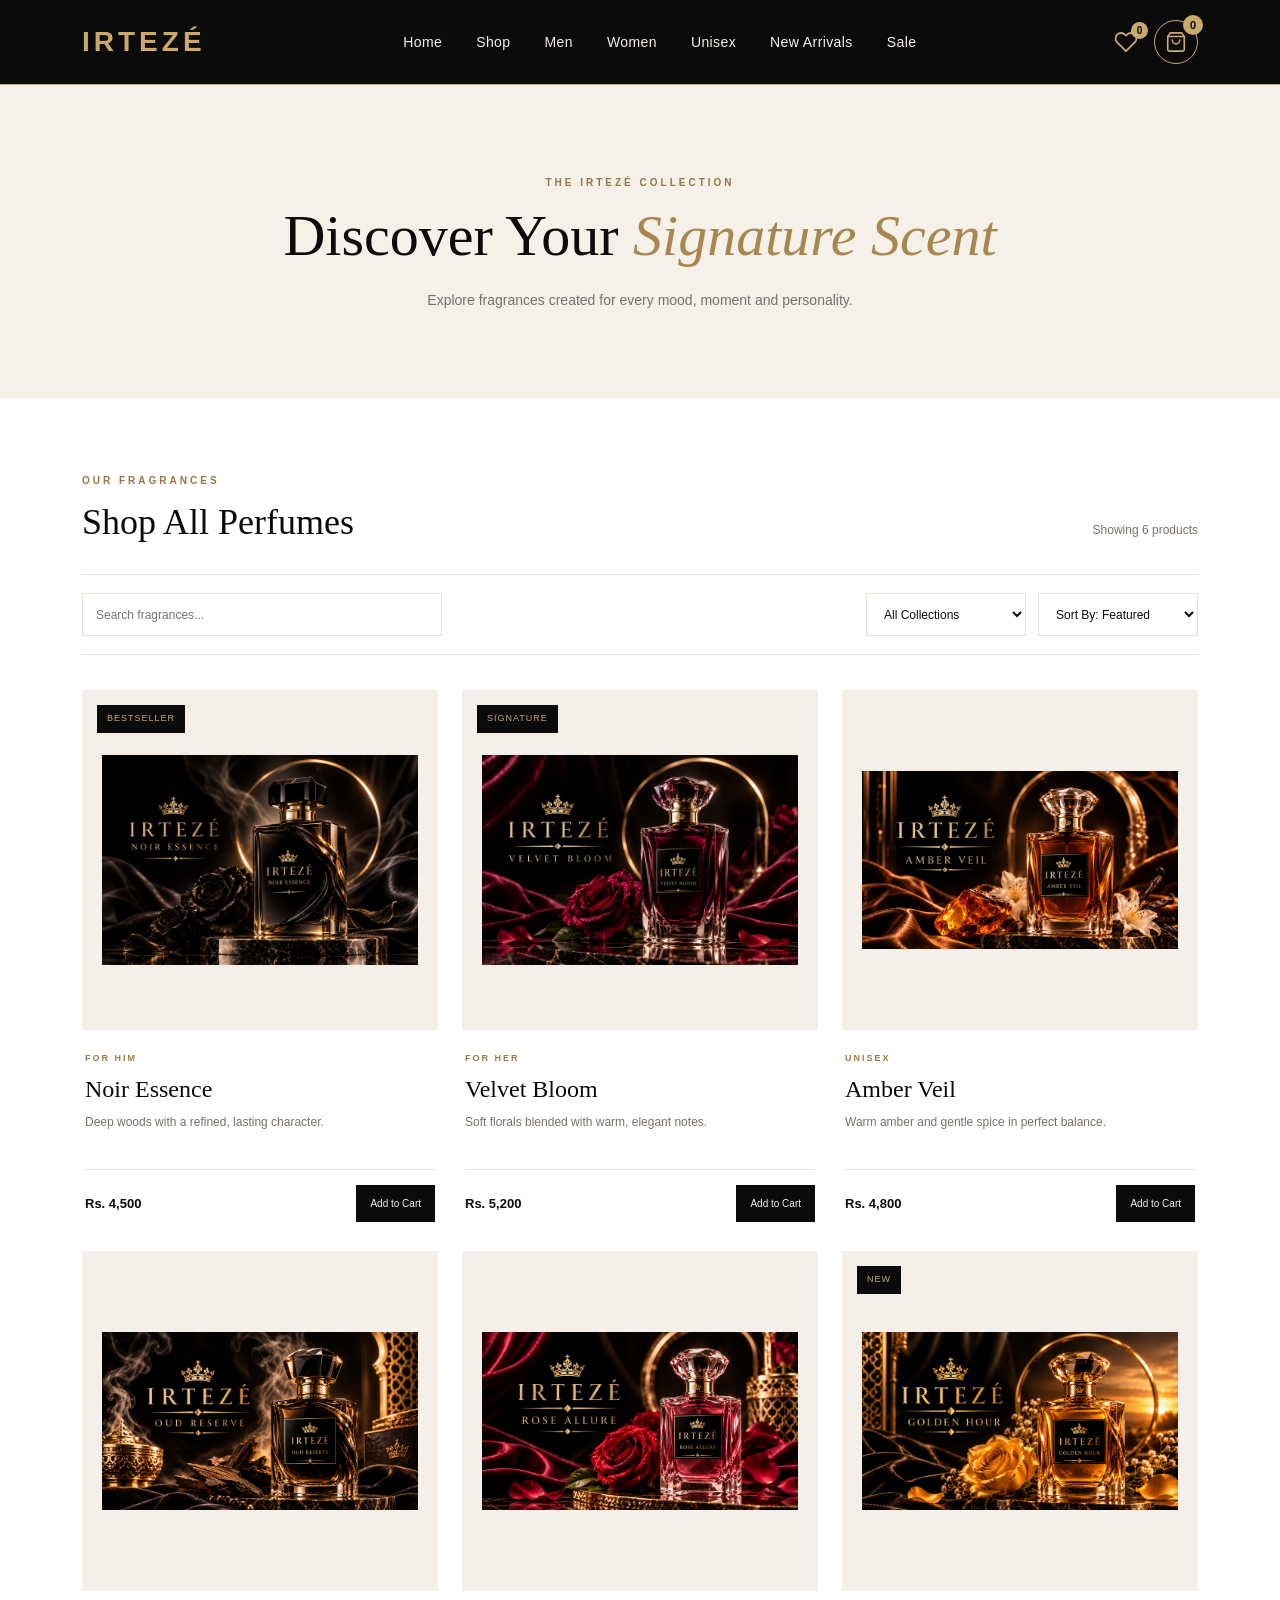
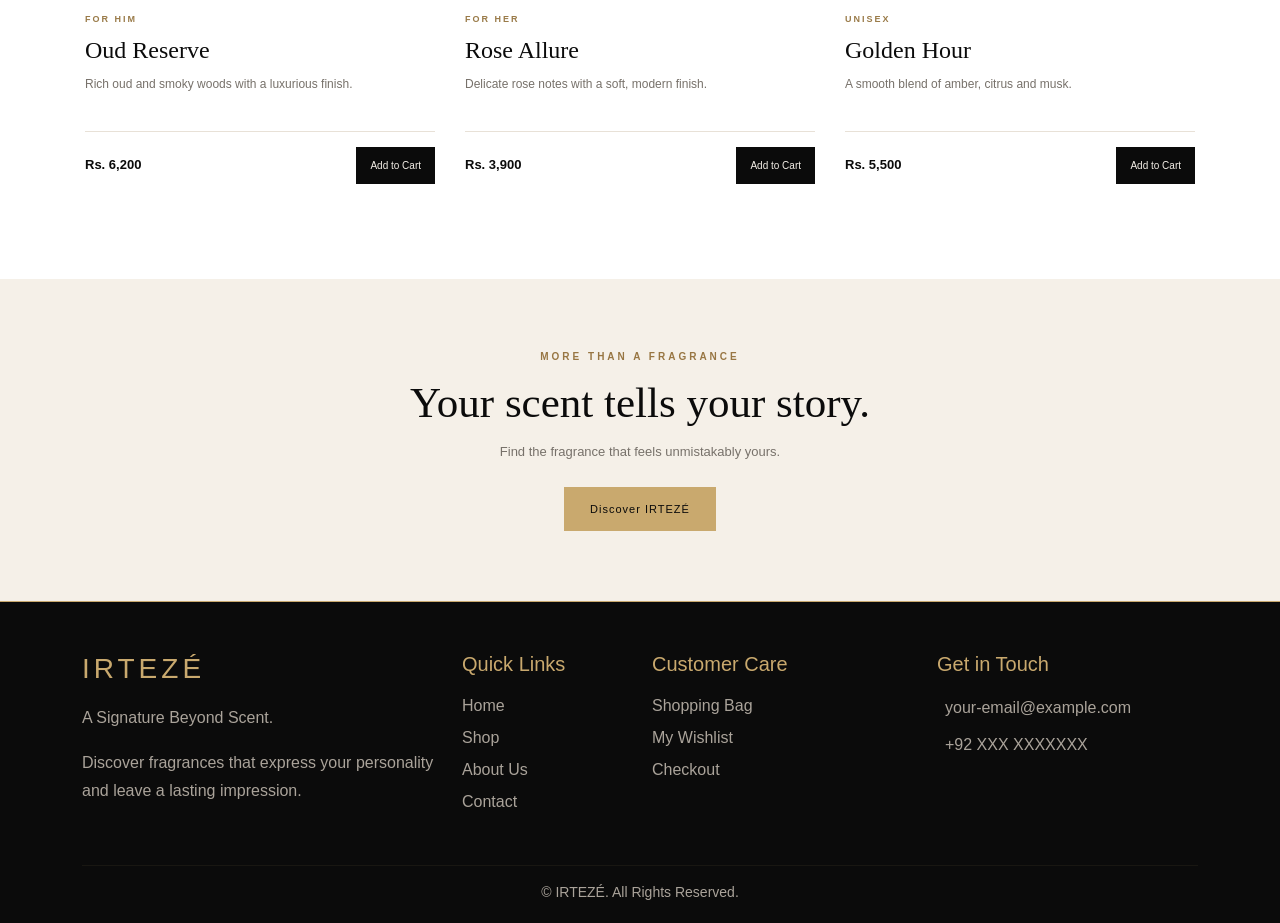
<file: shop.html>
<!DOCTYPE html>
<html lang="en">
<head>
    <meta charset="UTF-8">
    <meta name="viewport" content="width=device-width, initial-scale=1.0">

    <title>Shop Perfumes | IRTEZÉ</title>

    <link href="https://cdn.jsdelivr.net/npm/bootstrap@5.3.3/dist/css/bootstrap.min.css" rel="stylesheet">
    <link rel="stylesheet" href="shop.css">
</head>
<body>

   <header style="background:#0b0b0b; border-bottom:1px solid #c9a96e;">
    <nav class="navbar navbar-expand-lg navbar-dark py-3">
        <div class="container">

            <a class="navbar-brand fw-bold" href="index.html"
               style="color:#c9a96e; font-size:28px; letter-spacing:4px;">
                IRTEZÉ
            </a>

            <button class="navbar-toggler" type="button"
                    data-bs-toggle="collapse" data-bs-target="#irtezeNavbar"
                    aria-controls="irtezeNavbar" aria-expanded="false"
                    aria-label="Toggle navigation"
                    style="border-color:#c9a96e;">
                <span class="navbar-toggler-icon"></span>
            </button>

            <div class="collapse navbar-collapse" id="irtezeNavbar">
                <ul class="navbar-nav mx-auto gap-lg-3 text-center">
                    <li class="nav-item"><a class="nav-link" href="index.html">Home</a></li>
                    <li class="nav-item"><a class="nav-link" href="shop.html">Shop</a></li>
                    <li class="nav-item"><a class="nav-link" href="men.html">Men</a></li>
                    <li class="nav-item"><a class="nav-link" href="women.html">Women</a></li>
                    <li class="nav-item"><a class="nav-link" href="unisex.html">Unisex</a></li>
                    <li class="nav-item"><a class="nav-link" href="new-arrivals.html">New Arrivals</a></li>
                    <li class="nav-item"><a class="nav-link" href="sale.html">Sale</a></li>
                </ul>

                <div class="d-flex justify-content-center align-items-center gap-3 mt-3 mt-lg-0">
                    <a href="shop.html" aria-label="Search"
                       style="color:#c9a96e; font-size:21px;">
                        <i class="bi bi-search"></i>
                    </a>

                   <a href="wishlist.html" class="irteze-heart" aria-label="Wishlist">
    <svg xmlns="http://www.w3.org/2000/svg" width="24" height="24" viewBox="0 0 24 24" fill="none" stroke="currentColor" stroke-width="1.8" stroke-linecap="round" stroke-linejoin="round">
        <path d="M20.84 4.61a5.5 5.5 0 0 0-7.78 0L12 5.67l-1.06-1.06a5.5 5.5 0 0 0-7.78 7.78l1.06 1.06L12 21.23l7.78-7.78 1.06-1.06a5.5 5.5 0 0 0 0-7.78z"/>
    </svg>
    <span id="wishlistCount">0</span>
</a>

<a href="cart.html" class="irteze-cart" aria-label="Shopping cart">
    <svg xmlns="http://www.w3.org/2000/svg" width="22" height="22" viewBox="0 0 24 24" fill="none" stroke="currentColor" stroke-width="1.8" stroke-linecap="round" stroke-linejoin="round">
        <path d="M6 2L3 6v14a2 2 0 0 0 2 2h14a2 2 0 0 0 2-2V6l-3-4z"/>
        <line x1="3" y1="6" x2="21" y2="6"/>
        <path d="M16 10a4 4 0 0 1-8 0"/>
    </svg>
    <span id="cartCount">0</span>
</a>
                </div>
            </div>

        </div>
    </nav>
</header>
    <main>

        <!-- Shop Banner -->
        <section class="shop-banner">
            <div class="container">
                <p class="eyebrow">THE IRTEZÉ COLLECTION</p>
                <h1>Discover Your <span>Signature Scent</span></h1>
                <p>Explore fragrances created for every mood, moment and personality.</p>
            </div>
        </section>

        <!-- Shop Products -->
        <section class="shop-section">
            <div class="container">

                <div class="shop-heading">
                    <div>
                        <p class="eyebrow">OUR FRAGRANCES</p>
                        <h2>Shop All Perfumes</h2>
                    </div>
                    <p class="product-count" id="productCount">Showing 6 products</p>
                </div>

                <!-- Search and Filters -->
                <div class="shop-toolbar">

                    <div class="search-box">
                        <input type="search" id="productSearch" placeholder="Search fragrances..." aria-label="Search fragrances">
                    </div>

                    <div class="filter-box">
                        <select id="categoryFilter" aria-label="Filter by category">
                            <option value="all">All Collections</option>
                            <option value="men">For Him</option>
                            <option value="women">For Her</option>
                            <option value="unisex">Unisex</option>
                        </select>

                        <select id="sortFilter" aria-label="Sort products">
                            <option value="default">Sort By: Featured</option>
                            <option value="low">Price: Low to High</option>
                            <option value="high">Price: High to Low</option>
                            <option value="name">Name: A to Z</option>
                        </select>
                    </div>

                </div>

                <!-- Products -->
                <div class="row g-4" id="productGrid">

                    <div class="col-12 col-sm-6 col-lg-4 product-item" data-name="Noir Essence" data-category="men" data-price="4500">
                        <article class="product-card">
                            <a href="product-details.html" class="product-image">
                                <span class="product-label">BESTSELLER</span>
                                <img src="image5.png" alt="Noir Essence perfume" loading="lazy">
                            </a>
                            <div class="product-info">
                                <p class="product-category">FOR HIM</p>
                                <h3><a href="product-details.html">Noir Essence</a></h3>
                                <p class="product-description">Deep woods with a refined, lasting character.</p>
                                <div class="product-bottom">
                                    <span class="product-price">Rs. 4,500</span>
                                    <button class="add-to-cart" data-id="noir-essence" data-name="Noir Essence" data-price="4500" type="button">Add to Cart</button>
                                </div>
                            </div>
                        </article>
                    </div>

                    <div class="col-12 col-sm-6 col-lg-4 product-item" data-name="Velvet Bloom" data-category="women" data-price="5200">
                        <article class="product-card">
                            <a href="product-details.html" class="product-image">
                                <span class="product-label">SIGNATURE</span>
                                <img src="image6.png" alt="Velvet Bloom perfume" loading="lazy">
                            </a>
                            <div class="product-info">
                                <p class="product-category">FOR HER</p>
                                <h3><a href="product-details.html">Velvet Bloom</a></h3>
                                <p class="product-description">Soft florals blended with warm, elegant notes.</p>
                                <div class="product-bottom">
                                    <span class="product-price">Rs. 5,200</span>
                                    <button class="add-to-cart" data-id="velvet-bloom" data-name="Velvet Bloom" data-price="5200" type="button">Add to Cart</button>
                                </div>
                            </div>
                        </article>
                    </div>

                    <div class="col-12 col-sm-6 col-lg-4 product-item" data-name="Amber Veil" data-category="unisex" data-price="4800">
                        <article class="product-card">
                            <a href="product-details.html" class="product-image">
                                <img src="image7.png" alt="Amber Veil perfume" loading="lazy">
                            </a>
                            <div class="product-info">
                                <p class="product-category">UNISEX</p>
                                <h3><a href="product-details.html">Amber Veil</a></h3>
                                <p class="product-description">Warm amber and gentle spice in perfect balance.</p>
                                <div class="product-bottom">
                                    <span class="product-price">Rs. 4,800</span>
                                    <button class="add-to-cart" data-id="amber-veil" data-name="Amber Veil" data-price="4800" type="button">Add to Cart</button>
                                </div>
                            </div>
                        </article>
                    </div>

                    <div class="col-12 col-sm-6 col-lg-4 product-item" data-name="Oud Reserve" data-category="men" data-price="6200">
                        <article class="product-card">
                            <a href="product-details.html" class="product-image">
                                <img src="image8.png" alt="Oud Reserve perfume" loading="lazy">
                            </a>
                            <div class="product-info">
                                <p class="product-category">FOR HIM</p>
                                <h3><a href="product-details.html">Oud Reserve</a></h3>
                                <p class="product-description">Rich oud and smoky woods with a luxurious finish.</p>
                                <div class="product-bottom">
                                    <span class="product-price">Rs. 6,200</span>
                                    <button class="add-to-cart" data-id="oud-reserve" data-name="Oud Reserve" data-price="6200" type="button">Add to Cart</button>
                                </div>
                            </div>
                        </article>
                    </div>

                    <div class="col-12 col-sm-6 col-lg-4 product-item" data-name="Rose Allure" data-category="women" data-price="3900">
                        <article class="product-card">
                            <a href="product-details.html" class="product-image">
                                <img src="image9.png" alt="Rose Allure perfume" loading="lazy">
                            </a>
                            <div class="product-info">
                                <p class="product-category">FOR HER</p>
                                <h3><a href="product-details.html">Rose Allure</a></h3>
                                <p class="product-description">Delicate rose notes with a soft, modern finish.</p>
                                <div class="product-bottom">
                                    <span class="product-price">Rs. 3,900</span>
                                    <button class="add-to-cart" data-id="rose-allure" data-name="Rose Allure" data-price="3900" type="button">Add to Cart</button>
                                </div>
                            </div>
                        </article>
                    </div>

                    <div class="col-12 col-sm-6 col-lg-4 product-item" data-name="Golden Hour" data-category="unisex" data-price="5500">
                        <article class="product-card">
                            <a href="product-details.html" class="product-image">
                                <span class="product-label">NEW</span>
                                <img src="image10.png" alt="Golden Hour perfume" loading="lazy">
                            </a>
                            <div class="product-info">
                                <p class="product-category">UNISEX</p>
                                <h3><a href="product-details.html">Golden Hour</a></h3>
                                <p class="product-description">A smooth blend of amber, citrus and musk.</p>
                                <div class="product-bottom">
                                    <span class="product-price">Rs. 5,500</span>
                                    <button class="add-to-cart" data-id="golden-hour" data-name="Golden Hour" data-price="5500" type="button">Add to Cart</button>
                                </div>
                            </div>
                        </article>
                    </div>

                </div>

                <div class="no-products" id="noProducts" hidden>
                    <h3>No fragrances found</h3>
                    <p>Try another search or choose a different collection.</p>
                </div>

            </div>
        </section>

        <!-- Brand Message -->
        <section class="brand-message">
            <div class="container">
                <p class="eyebrow">MORE THAN A FRAGRANCE</p>
                <h2>Your scent tells your story.</h2>
                <p>Find the fragrance that feels unmistakably yours.</p>
                <a href="about.html" class="gold-button">Discover IRTEZÉ</a>
            </div>
        </section>

    </main>

    <!-- Footer -->
<footer style="background:#0b0b0b; color:#f5f0e8; border-top:1px solid #c9a96e; padding:50px 0 20px;">
    <div class="container">
        <div class="row g-4">

            <div class="col-lg-4 col-md-6">
                <h3 style="color:#c9a96e; letter-spacing:4px;">IRTEZÉ</h3>
                <p style="color:#aaa39a;">A Signature Beyond Scent.</p>
                <p style="color:#aaa39a;">
                    Discover fragrances that express your personality
                    and leave a lasting impression.
                </p>
            </div>

            <div class="col-lg-2 col-md-6">
                <h5 style="color:#c9a96e;">Quick Links</h5>
                <ul class="list-unstyled">
                    <li class="mb-2"><a href="index.html" style="color:#aaa39a; text-decoration:none;">Home</a></li>
                    <li class="mb-2"><a href="shop.html" style="color:#aaa39a; text-decoration:none;">Shop</a></li>
                    <li class="mb-2"><a href="about.html" style="color:#aaa39a; text-decoration:none;">About Us</a></li>
                    <li class="mb-2"><a href="contact.html" style="color:#aaa39a; text-decoration:none;">Contact</a></li>
                </ul>
            </div>

            <div class="col-lg-3 col-md-6">
                <h5 style="color:#c9a96e;">Customer Care</h5>
                <ul class="list-unstyled">
                    <li class="mb-2"><a href="cart.html" style="color:#aaa39a; text-decoration:none;">Shopping Bag</a></li>
                    <li class="mb-2"><a href="wishlist.html" style="color:#aaa39a; text-decoration:none;">My Wishlist</a></li>
                    <li class="mb-2"><a href="checkout.html" style="color:#aaa39a; text-decoration:none;">Checkout</a></li>
                </ul>
            </div>

            <div class="col-lg-3 col-md-6">
                <h5 style="color:#c9a96e;">Get in Touch</h5>
                <p style="color:#aaa39a; margin-bottom:8px;">
                    <i class="bi bi-envelope me-2"></i> your-email@example.com
                </p>
                <p style="color:#aaa39a;">
                    <i class="bi bi-telephone me-2"></i> +92 XXX XXXXXXX
                </p>
                <div class="d-flex gap-3">
                    <a href="#" aria-label="Instagram" style="color:#c9a96e; font-size:20px;"><i class="bi bi-instagram"></i></a>
                    <a href="#" aria-label="Facebook" style="color:#c9a96e; font-size:20px;"><i class="bi bi-facebook"></i></a>
                    <a href="#" aria-label="TikTok" style="color:#c9a96e; font-size:20px;"><i class="bi bi-tiktok"></i></a>
                </div>
            </div>

        </div>

        <hr style="border-color:#444; margin-top:35px;">

        <div class="text-center" style="color:#aaa39a; font-size:14px;">
            &copy; <span id="footerYear"></span> IRTEZÉ. All Rights Reserved.
        </div>
    </div>
</footer>

    <script src="https://code.jquery.com/jquery-3.7.1.min.js"></script>
    <script src="https://cdn.jsdelivr.net/npm/bootstrap@5.3.3/dist/js/bootstrap.bundle.min.js"></script>

    <script>
        $(function () {
            const cartKey = "irtezeCart";

            function getCart() {
                try {
                    return JSON.parse(localStorage.getItem(cartKey)) || [];
                } catch (error) {
                    return [];
                }
            }

            function updateCartCount() {
                const total = getCart().reduce(function (sum, item) {
                    return sum + Number(item.quantity || 0);
                }, 0);

                $("#cartCount").text(total);
            }

            function filterProducts() {
                const search = $("#productSearch").val().toLowerCase().trim();
                const category = $("#categoryFilter").val();
                const sort = $("#sortFilter").val();

                const products = $(".product-item").get();

                products.sort(function (a, b) {
                    const priceA = Number($(a).attr("data-price"));
                    const priceB = Number($(b).attr("data-price"));
                    const nameA = $(a).attr("data-name");
                    const nameB = $(b).attr("data-name");

                    if (sort === "low") return priceA - priceB;
                    if (sort === "high") return priceB - priceA;
                    if (sort === "name") return nameA.localeCompare(nameB);
                    return 0;
                });

                $("#productGrid").append(products);

                let visible = 0;

                $(".product-item").each(function () {
                    const name = $(this).attr("data-name").toLowerCase();
                    const type = $(this).attr("data-category");

                    const matchesSearch = name.includes(search);
                    const matchesCategory = category === "all" || type === category;
                    const show = matchesSearch && matchesCategory;

                    $(this).toggle(show);

                    if (show) visible++;
                });

                $("#productCount").text("Showing " + visible + " products");
                $("#noProducts").prop("hidden", visible !== 0);
            }

            $(".menu-toggle").on("click", function () {
                const isOpen = $(".navbar-menu").toggleClass("menu-open").hasClass("menu-open");
                $(this).attr("aria-expanded", isOpen);
            });

            $("#productSearch, #categoryFilter, #sortFilter").on("input change", filterProducts);

            $(".add-to-cart").on("click", function () {
                const button = $(this);
                const id = button.attr("data-id");
                const cart = getCart();
                const existing = cart.find(function (item) {
                    return item.id === id;
                });

                if (existing) {
                    existing.quantity = Number(existing.quantity || 0) + 1;
                } else {
                    cart.push({
                        id: id,
                        name: button.attr("data-name"),
                        price: Number(button.attr("data-price")),
                        quantity: 1
                    });
                }

                localStorage.setItem(cartKey, JSON.stringify(cart));
                updateCartCount();

                const originalText = button.text();
                button.text("Added ✓").prop("disabled", true);

                setTimeout(function () {
                    button.text(originalText).prop("disabled", false);
                }, 900);
            });

            $("#currentYear").text(new Date().getFullYear());
            updateCartCount();
        });
    </script>
<style>
/* HEADER */
header {
    background: #0b0b0b;
    border-bottom: 1px solid rgba(201, 169, 110, 0.35);
}

header .navbar {
    padding-top: 18px;
    padding-bottom: 18px;
}

header .navbar-brand {
    color: #c9a96e !important;
    font-size: 27px;
    font-weight: 700;
    letter-spacing: 4px;
    transition: color 0.3s ease;
}

header .navbar-brand:hover {
    color: #f5f0e8 !important;
}

/* NAV LINKS */
header .navbar-nav .nav-link {
    position: relative;
    display: inline-block;
    color: #f5f0e8 !important;
    font-size: 14px;
    font-weight: 500;
    letter-spacing: 0.4px;
    padding: 10px 0 !important;
    margin: 0 9px;
    transition: color 0.3s ease;
}

header .navbar-nav .nav-link::after {
    content: "";
    position: absolute;
    left: 0;
    bottom: 3px;
    width: 0;
    height: 2px;
    background: #c9a96e;
    transition: width 0.3s ease;
}

header .navbar-nav .nav-link:hover,
header .navbar-nav .nav-link:focus,
header .navbar-nav .nav-link.active {
    color: #c9a96e !important;
}

header .navbar-nav .nav-link:hover::after,
header .navbar-nav .nav-link.active::after {
    width: 100%;
}

/* SEARCH, WISHLIST AND CART ICONS */
header a[aria-label="Search"],
header a[aria-label="Wishlist"],
header a[aria-label="Shopping cart"] {
    color: #c9a96e !important;
    transition: color 0.3s ease, transform 0.3s ease;
}

header a[aria-label="Search"]:hover,
header a[aria-label="Wishlist"]:hover,
header a[aria-label="Shopping cart"]:hover {
    color: #f5f0e8 !important;
    transform: translateY(-2px);
}

/* MOBILE MENU */
header .navbar-toggler {
    border: 1px solid #c9a96e;
    box-shadow: none !important;
}

header .navbar-toggler:focus {
    box-shadow: 0 0 0 2px rgba(201, 169, 110, 0.2) !important;
}

@media (max-width: 991px) {
    header .navbar-collapse {
        padding-top: 18px;
    }

    header .navbar-nav .nav-link {
        margin: 4px 0;
    }

    header .navbar-nav .nav-link::after {
        left: 50%;
        transform: translateX(-50%);
    }

    header .navbar-nav .nav-link:hover::after,
    header .navbar-nav .nav-link.active::after {
        width: 35px;
    }
}

/* FOOTER */
footer {
    background: #0b0b0b !important;
    color: #f5f0e8;
    border-top: 1px solid rgba(201, 169, 110, 0.4);
}

footer h3,
footer h5 {
    color: #c9a96e !important;
    margin-bottom: 18px;
}

footer p {
    line-height: 1.8;
}

footer a {
    color: #aaa39a !important;
    text-decoration: none !important;
    transition: color 0.3s ease;
}

footer a:hover {
    color: #c9a96e !important;
}

footer .bi-instagram,
footer .bi-facebook,
footer .bi-tiktok {
    transition: color 0.3s ease, transform 0.3s ease;
}

footer a:hover .bi-instagram,
footer a:hover .bi-facebook,
footer a:hover .bi-tiktok {
    color: #f5f0e8;
}

footer hr {
    border-color: rgba(201, 169, 110, 0.3) !important;
}

footer #footerYear {
    color: #c9a96e;
}

/* CART BUTTON */
.irteze-cart {
    position: relative;
    width: 44px;
    height: 44px;
    display: inline-flex;
    align-items: center;
    justify-content: center;
    background: transparent;
    color: #c9a96e !important;
    border: 1px solid #c9a96e;
    border-radius: 50%;
    text-decoration: none !important;
    transition: all 0.3s ease;
}

.irteze-cart svg {
    display: block;
}

.irteze-cart #cartCount {
    position: absolute;
    top: -6px;
    right: -6px;
    min-width: 20px;
    height: 20px;
    padding: 0 5px;
    display: flex;
    align-items: center;
    justify-content: center;
    background: #c9a96e;
    color: #0b0b0b;
    font-size: 11px;
    font-weight: 700;
    line-height: 1;
    border-radius: 50px;
}

.irteze-cart:hover {
    background: #c9a96e;
    color: #0b0b0b !important;
    transform: translateY(-2px);
}

.irteze-cart:hover #cartCount {
    background: #0b0b0b;
    color: #c9a96e;
}
/* WISHLIST HEART */
.irteze-heart {
    position: relative;
    display: inline-flex;
    align-items: center;
    justify-content: center;
    color: #c9a96e !important;
    font-size: 22px;
    line-height: 1;
    text-decoration: none !important;
    transition: all 0.3s ease;
}

.irteze-heart:hover {
    color: #ffffff !important;
    transform: translateY(-2px);
}

.irteze-heart #wishlistCount {
    position: absolute;
    top: -8px;
    right: -10px;
    min-width: 17px;
    height: 17px;
    padding: 0 4px;
    display: flex;
    align-items: center;
    justify-content: center;
    background: #c9a96e;
    color: #0b0b0b;
    font-size: 10px;
    font-weight: 700;
    line-height: 1;
    border-radius: 50px;
}
.irteze-heart svg {
    display: block;
}
</style>
</body>
</html>
</file>
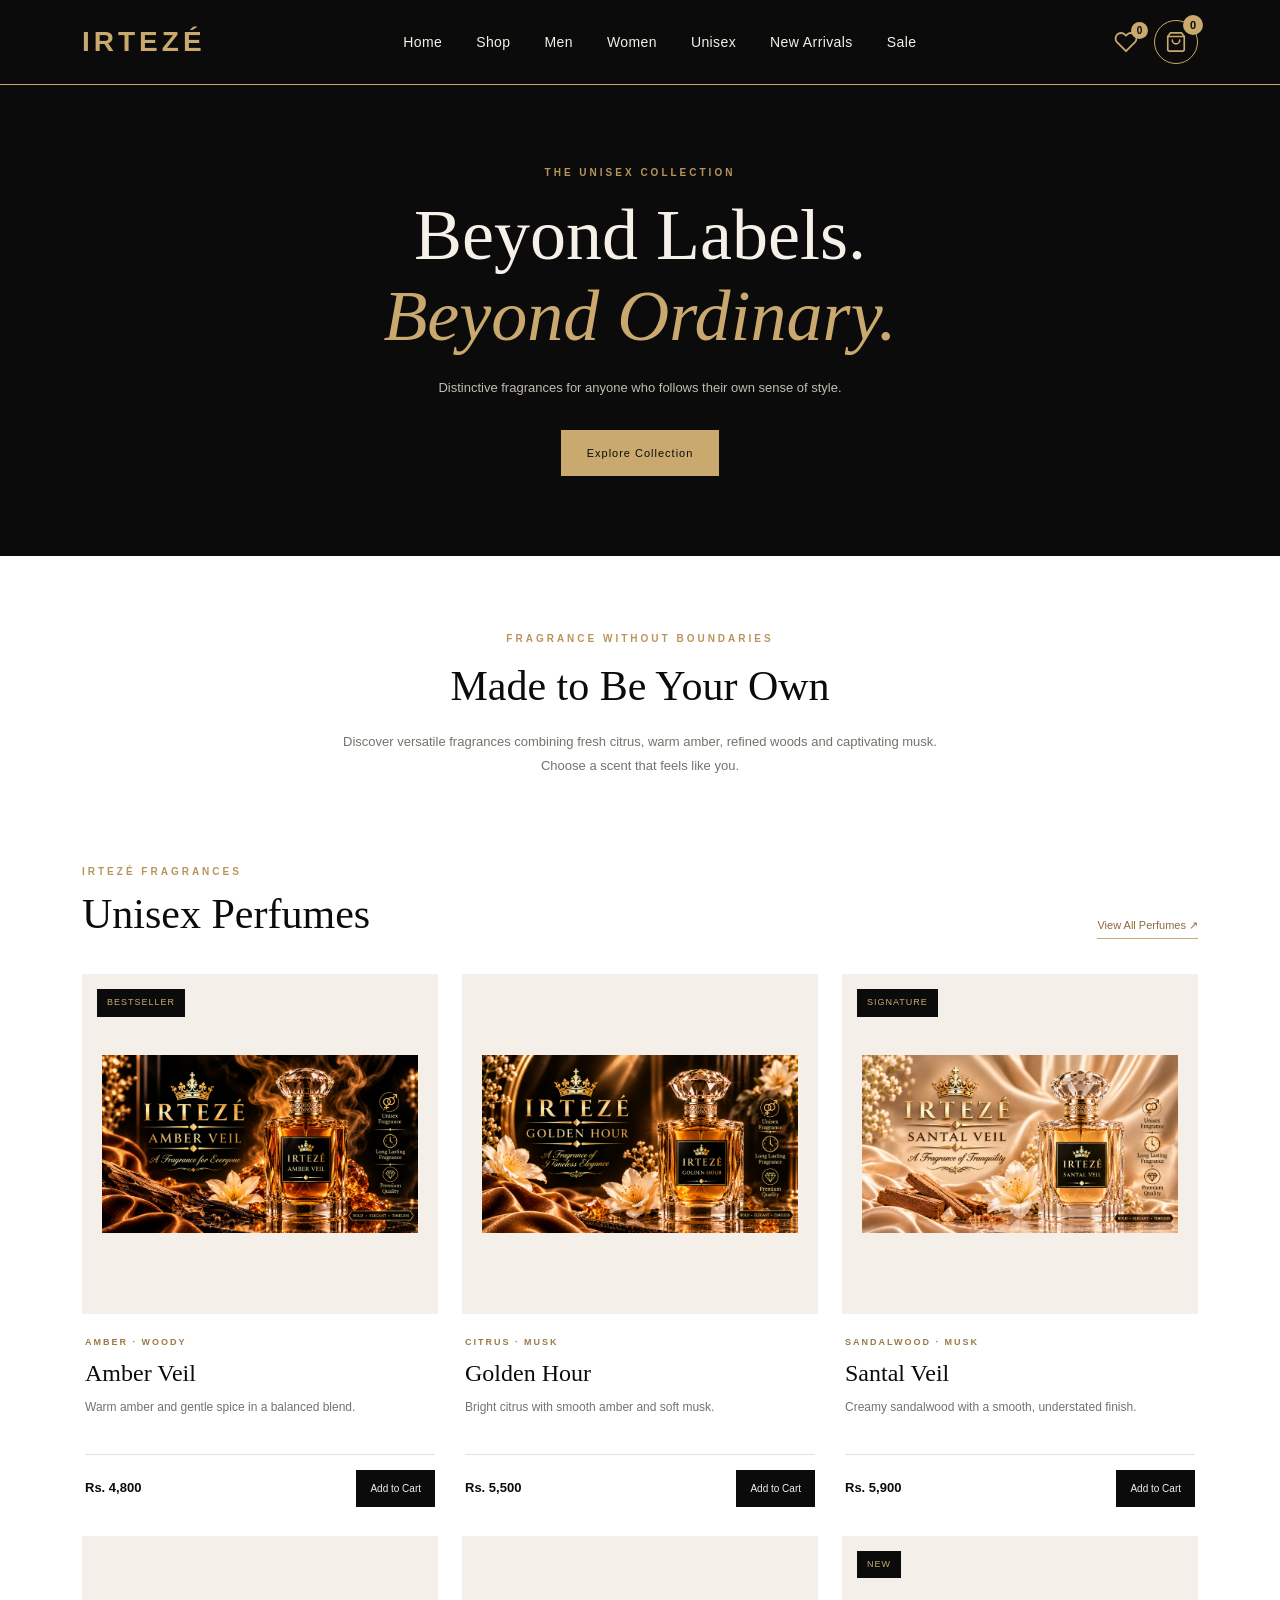
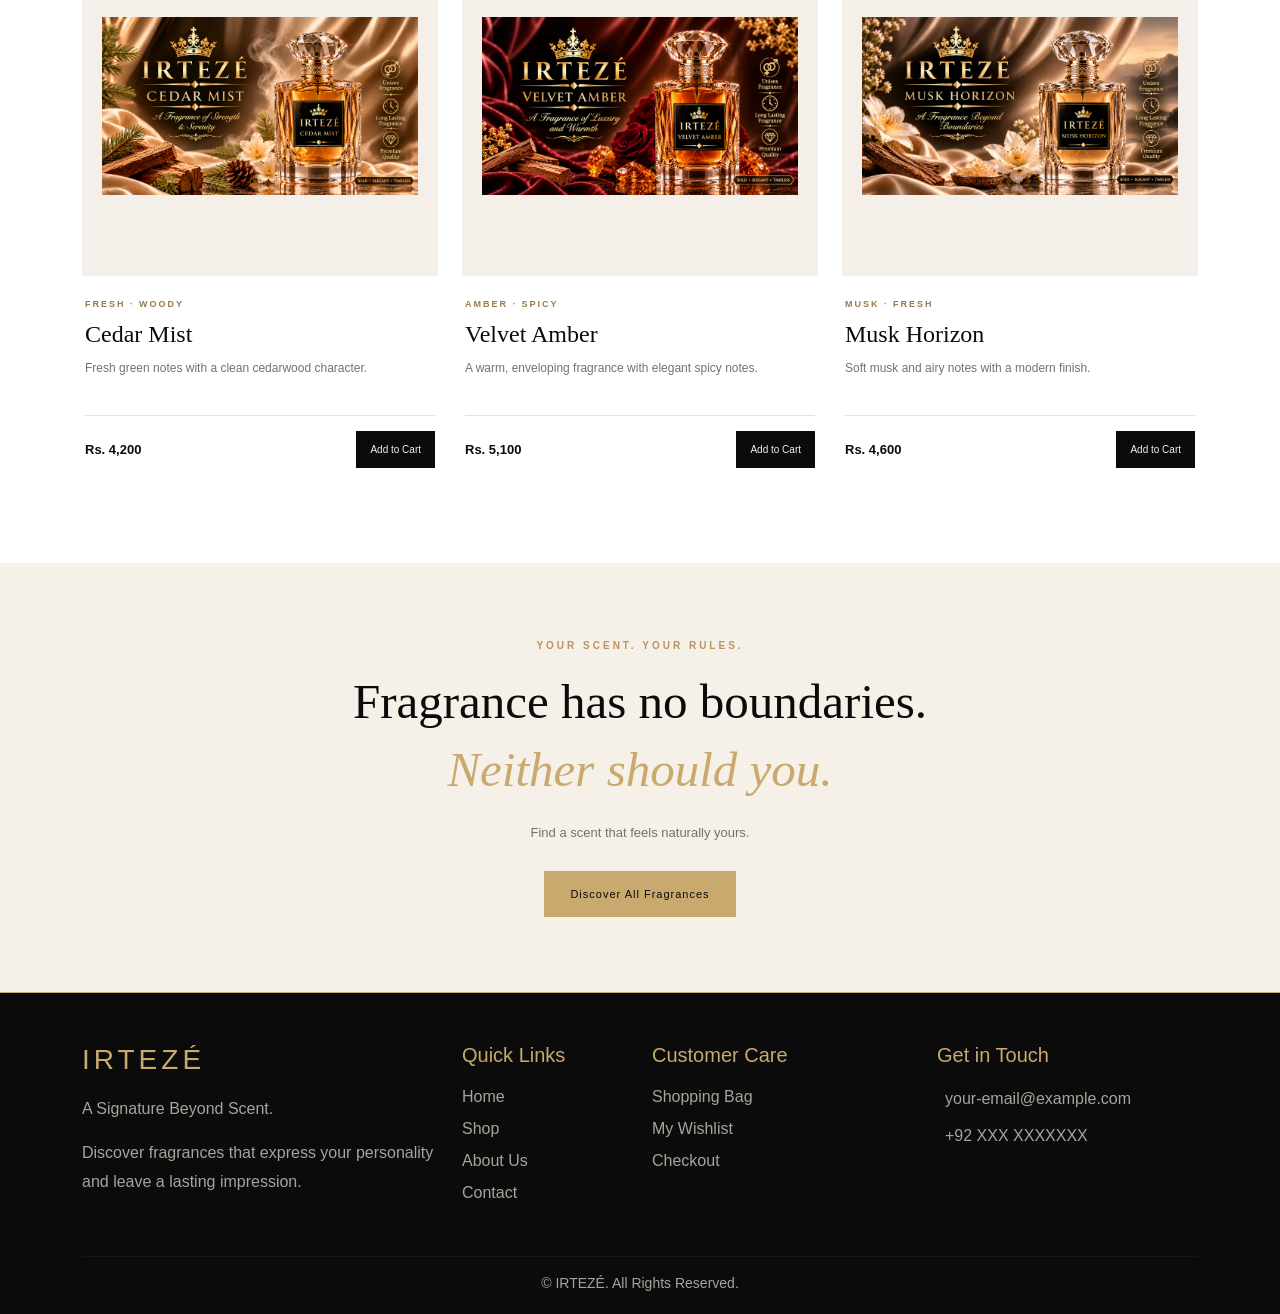
<file: unisex.html>
<!DOCTYPE html>
<html lang="en">
<head>
    <meta charset="UTF-8">
    <meta name="viewport" content="width=device-width, initial-scale=1.0">
    <title>Unisex Perfumes | IRTEZÉ</title>

    <link href="https://cdn.jsdelivr.net/npm/bootstrap@5.3.3/dist/css/bootstrap.min.css" rel="stylesheet">
    <link rel="stylesheet" href="unisex.css">
</head>
<body>

    <header style="background:#0b0b0b; border-bottom:1px solid #c9a96e;">
    <nav class="navbar navbar-expand-lg navbar-dark py-3">
        <div class="container">

            <a class="navbar-brand fw-bold" href="index.html"
               style="color:#c9a96e; font-size:28px; letter-spacing:4px;">
                IRTEZÉ
            </a>

            <button class="navbar-toggler" type="button"
                    data-bs-toggle="collapse" data-bs-target="#irtezeNavbar"
                    aria-controls="irtezeNavbar" aria-expanded="false"
                    aria-label="Toggle navigation"
                    style="border-color:#c9a96e;">
                <span class="navbar-toggler-icon"></span>
            </button>

            <div class="collapse navbar-collapse" id="irtezeNavbar">
                <ul class="navbar-nav mx-auto gap-lg-3 text-center">
                    <li class="nav-item"><a class="nav-link" href="index.html">Home</a></li>
                    <li class="nav-item"><a class="nav-link" href="shop.html">Shop</a></li>
                    <li class="nav-item"><a class="nav-link" href="men.html">Men</a></li>
                    <li class="nav-item"><a class="nav-link" href="women.html">Women</a></li>
                    <li class="nav-item"><a class="nav-link" href="unisex.html">Unisex</a></li>
                    <li class="nav-item"><a class="nav-link" href="new-arrivals.html">New Arrivals</a></li>
                    <li class="nav-item"><a class="nav-link" href="sale.html">Sale</a></li>
                </ul>

                <div class="d-flex justify-content-center align-items-center gap-3 mt-3 mt-lg-0">
                    <a href="shop.html" aria-label="Search"
                       style="color:#c9a96e; font-size:21px;">
                        <i class="bi bi-search"></i>
                    </a>

                  <a href="wishlist.html" class="irteze-heart" aria-label="Wishlist">
    <svg xmlns="http://www.w3.org/2000/svg" width="24" height="24" viewBox="0 0 24 24" fill="none" stroke="currentColor" stroke-width="1.8" stroke-linecap="round" stroke-linejoin="round">
        <path d="M20.84 4.61a5.5 5.5 0 0 0-7.78 0L12 5.67l-1.06-1.06a5.5 5.5 0 0 0-7.78 7.78l1.06 1.06L12 21.23l7.78-7.78 1.06-1.06a5.5 5.5 0 0 0 0-7.78z"/>
    </svg>
    <span id="wishlistCount">0</span>
</a>

<a href="cart.html" class="irteze-cart" aria-label="Shopping cart">
    <svg xmlns="http://www.w3.org/2000/svg" width="22" height="22" viewBox="0 0 24 24" fill="none" stroke="currentColor" stroke-width="1.8" stroke-linecap="round" stroke-linejoin="round">
        <path d="M6 2L3 6v14a2 2 0 0 0 2 2h14a2 2 0 0 0 2-2V6l-3-4z"/>
        <line x1="3" y1="6" x2="21" y2="6"/>
        <path d="M16 10a4 4 0 0 1-8 0"/>
    </svg>
    <span id="cartCount">0</span>
</a>
                </div>
            </div>

        </div>
    </nav>
</header>

    <main>

        <section class="unisex-hero">
            <div class="container">
                <p class="eyebrow">THE UNISEX COLLECTION</p>
                <h1>Beyond Labels.<br><span>Beyond Ordinary.</span></h1>
                <p>Distinctive fragrances for anyone who follows their own sense of style.</p>
                <a href="#unisex-products" class="gold-button">Explore Collection</a>
            </div>
        </section>

        <section class="collection-intro">
            <div class="container">
                <p class="eyebrow">FRAGRANCE WITHOUT BOUNDARIES</p>
                <h2>Made to Be Your Own</h2>
                <p>
                    Discover versatile fragrances combining fresh citrus, warm amber,
                    refined woods and captivating musk. Choose a scent that feels like you.
                </p>
            </div>
        </section>

        <section class="products-section" id="unisex-products">
            <div class="container">

                <div class="section-heading">
                    <div>
                        <p class="eyebrow">IRTEZÉ FRAGRANCES</p>
                        <h2>Unisex Perfumes</h2>
                    </div>
                    <a href="shop.html" class="text-link">View All Perfumes ↗</a>
                </div>

                <div class="row g-4">

                    <div class="col-12 col-sm-6 col-lg-4">
                        <article class="product-card">
                            <a href="product-details.html" class="product-image">
                                <span class="product-label">BESTSELLER</span>
                                <img src="image24.png" alt="Amber Veil perfume" loading="lazy">
                            </a>
                            <div class="product-info">
                                <p class="product-category">AMBER · WOODY</p>
                                <h3><a href="product-details.html">Amber Veil</a></h3>
                                <p class="product-description">Warm amber and gentle spice in a balanced blend.</p>
                                <div class="product-bottom">
                                    <span class="product-price">Rs. 4,800</span>
                                    <button class="add-to-cart" type="button" data-id="amber-veil" data-name="Amber Veil" data-price="4800">Add to Cart</button>
                                </div>
                            </div>
                        </article>
                    </div>

                    <div class="col-12 col-sm-6 col-lg-4">
                        <article class="product-card">
                            <a href="product-details.html" class="product-image">
                                <img src="image25.png" alt="Golden Hour perfume" loading="lazy">
                            </a>
                            <div class="product-info">
                                <p class="product-category">CITRUS · MUSK</p>
                                <h3><a href="product-details.html">Golden Hour</a></h3>
                                <p class="product-description">Bright citrus with smooth amber and soft musk.</p>
                                <div class="product-bottom">
                                    <span class="product-price">Rs. 5,500</span>
                                    <button class="add-to-cart" type="button" data-id="golden-hour" data-name="Golden Hour" data-price="5500">Add to Cart</button>
                                </div>
                            </div>
                        </article>
                    </div>

                    <div class="col-12 col-sm-6 col-lg-4">
                        <article class="product-card">
                            <a href="product-details.html" class="product-image">
                                <span class="product-label">SIGNATURE</span>
                                <img src="image26.png" alt="Santal Veil perfume" loading="lazy">
                            </a>
                            <div class="product-info">
                                <p class="product-category">SANDALWOOD · MUSK</p>
                                <h3><a href="product-details.html">Santal Veil</a></h3>
                                <p class="product-description">Creamy sandalwood with a smooth, understated finish.</p>
                                <div class="product-bottom">
                                    <span class="product-price">Rs. 5,900</span>
                                    <button class="add-to-cart" type="button" data-id="santal-veil" data-name="Santal Veil" data-price="5900">Add to Cart</button>
                                </div>
                            </div>
                        </article>
                    </div>

                    <div class="col-12 col-sm-6 col-lg-4">
                        <article class="product-card">
                            <a href="product-details.html" class="product-image">
                                <img src="image27.png" alt="Cedar Mist perfume" loading="lazy">
                            </a>
                            <div class="product-info">
                                <p class="product-category">FRESH · WOODY</p>
                                <h3><a href="product-details.html">Cedar Mist</a></h3>
                                <p class="product-description">Fresh green notes with a clean cedarwood character.</p>
                                <div class="product-bottom">
                                    <span class="product-price">Rs. 4,200</span>
                                    <button class="add-to-cart" type="button" data-id="cedar-mist" data-name="Cedar Mist" data-price="4200">Add to Cart</button>
                                </div>
                            </div>
                        </article>
                    </div>

                    <div class="col-12 col-sm-6 col-lg-4">
                        <article class="product-card">
                            <a href="product-details.html" class="product-image">
                                <img src="image28.png" alt="Velvet Amber perfume" loading="lazy">
                            </a>
                            <div class="product-info">
                                <p class="product-category">AMBER · SPICY</p>
                                <h3><a href="product-details.html">Velvet Amber</a></h3>
                                <p class="product-description">A warm, enveloping fragrance with elegant spicy notes.</p>
                                <div class="product-bottom">
                                    <span class="product-price">Rs. 5,100</span>
                                    <button class="add-to-cart" type="button" data-id="velvet-amber" data-name="Velvet Amber" data-price="5100">Add to Cart</button>
                                </div>
                            </div>
                        </article>
                    </div>

                    <div class="col-12 col-sm-6 col-lg-4">
                        <article class="product-card">
                            <a href="product-details.html" class="product-image">
                                <span class="product-label">NEW</span>
                                <img src="image29.png" alt="Musk Horizon perfume" loading="lazy">
                            </a>
                            <div class="product-info">
                                <p class="product-category">MUSK · FRESH</p>
                                <h3><a href="product-details.html">Musk Horizon</a></h3>
                                <p class="product-description">Soft musk and airy notes with a modern finish.</p>
                                <div class="product-bottom">
                                    <span class="product-price">Rs. 4,600</span>
                                    <button class="add-to-cart" type="button" data-id="musk-horizon" data-name="Musk Horizon" data-price="4600">Add to Cart</button>
                                </div>
                            </div>
                        </article>
                    </div>

                </div>
            </div>
        </section>

        <section class="unisex-quote">
            <div class="container">
                <p class="eyebrow">YOUR SCENT. YOUR RULES.</p>
                <h2>Fragrance has no boundaries.<br><span>Neither should you.</span></h2>
                <p>Find a scent that feels naturally yours.</p>
                <a href="shop.html" class="gold-button">Discover All Fragrances</a>
            </div>
        </section>

    </main>

<footer style="background:#0b0b0b; color:#f5f0e8; border-top:1px solid #c9a96e; padding:50px 0 20px;">
    <div class="container">
        <div class="row g-4">

            <div class="col-lg-4 col-md-6">
                <h3 style="color:#c9a96e; letter-spacing:4px;">IRTEZÉ</h3>
                <p style="color:#aaa39a;">A Signature Beyond Scent.</p>
                <p style="color:#aaa39a;">
                    Discover fragrances that express your personality
                    and leave a lasting impression.
                </p>
            </div>

            <div class="col-lg-2 col-md-6">
                <h5 style="color:#c9a96e;">Quick Links</h5>
                <ul class="list-unstyled">
                    <li class="mb-2"><a href="index.html" style="color:#aaa39a; text-decoration:none;">Home</a></li>
                    <li class="mb-2"><a href="shop.html" style="color:#aaa39a; text-decoration:none;">Shop</a></li>
                    <li class="mb-2"><a href="about.html" style="color:#aaa39a; text-decoration:none;">About Us</a></li>
                    <li class="mb-2"><a href="contact.html" style="color:#aaa39a; text-decoration:none;">Contact</a></li>
                </ul>
            </div>

            <div class="col-lg-3 col-md-6">
                <h5 style="color:#c9a96e;">Customer Care</h5>
                <ul class="list-unstyled">
                    <li class="mb-2"><a href="cart.html" style="color:#aaa39a; text-decoration:none;">Shopping Bag</a></li>
                    <li class="mb-2"><a href="wishlist.html" style="color:#aaa39a; text-decoration:none;">My Wishlist</a></li>
                    <li class="mb-2"><a href="checkout.html" style="color:#aaa39a; text-decoration:none;">Checkout</a></li>
                </ul>
            </div>

            <div class="col-lg-3 col-md-6">
                <h5 style="color:#c9a96e;">Get in Touch</h5>
                <p style="color:#aaa39a; margin-bottom:8px;">
                    <i class="bi bi-envelope me-2"></i> your-email@example.com
                </p>
                <p style="color:#aaa39a;">
                    <i class="bi bi-telephone me-2"></i> +92 XXX XXXXXXX
                </p>
                <div class="d-flex gap-3">
                    <a href="#" aria-label="Instagram" style="color:#c9a96e; font-size:20px;"><i class="bi bi-instagram"></i></a>
                    <a href="#" aria-label="Facebook" style="color:#c9a96e; font-size:20px;"><i class="bi bi-facebook"></i></a>
                    <a href="#" aria-label="TikTok" style="color:#c9a96e; font-size:20px;"><i class="bi bi-tiktok"></i></a>
                </div>
            </div>

        </div>

        <hr style="border-color:#444; margin-top:35px;">

        <div class="text-center" style="color:#aaa39a; font-size:14px;">
            &copy; <span id="footerYear"></span> IRTEZÉ. All Rights Reserved.
        </div>
    </div>
</footer>

    <script src="https://code.jquery.com/jquery-3.7.1.min.js"></script>
    <script src="https://cdn.jsdelivr.net/npm/bootstrap@5.3.3/dist/js/bootstrap.bundle.min.js"></script>

    <script>
        $(function () {
            function updateCartCount() {
                let cart = [];

                try {
                    cart = JSON.parse(localStorage.getItem("irtezeCart")) || [];
                } catch (error) {
                    cart = [];
                }

                const count = cart.reduce(function (total, item) {
                    return total + Number(item.quantity || 0);
                }, 0);

                $("#cartCount").text(count);
            }

            $(".menu-toggle").on("click", function () {
                const open = $(".navbar-menu").toggleClass("menu-open").hasClass("menu-open");
                $(this).attr("aria-expanded", open);
            });

            $(".add-to-cart").on("click", function () {
                const button = $(this);
                let cart = [];

                try {
                    cart = JSON.parse(localStorage.getItem("irtezeCart")) || [];
                } catch (error) {
                    cart = [];
                }

                const id = button.attr("data-id");
                const product = cart.find(function (item) {
                    return item.id === id;
                });

                if (product) {
                    product.quantity = Number(product.quantity || 0) + 1;
                } else {
                    cart.push({
                        id: id,
                        name: button.attr("data-name"),
                        price: Number(button.attr("data-price")),
                        quantity: 1
                    });
                }

                localStorage.setItem("irtezeCart", JSON.stringify(cart));
                updateCartCount();

                const oldText = button.text();
                button.text("Added ✓").prop("disabled", true);

                setTimeout(function () {
                    button.text(oldText).prop("disabled", false);
                }, 900);
            });

            $("#currentYear").text(new Date().getFullYear());
            updateCartCount();
        });
    </script>
<style>
/* HEADER */
header {
    background: #0b0b0b;
    border-bottom: 1px solid rgba(201, 169, 110, 0.35);
}

header .navbar {
    padding-top: 18px;
    padding-bottom: 18px;
}

header .navbar-brand {
    color: #c9a96e !important;
    font-size: 27px;
    font-weight: 700;
    letter-spacing: 4px;
    transition: color 0.3s ease;
}

header .navbar-brand:hover {
    color: #f5f0e8 !important;
}

/* NAV LINKS */
header .navbar-nav .nav-link {
    position: relative;
    display: inline-block;
    color: #f5f0e8 !important;
    font-size: 14px;
    font-weight: 500;
    letter-spacing: 0.4px;
    padding: 10px 0 !important;
    margin: 0 9px;
    transition: color 0.3s ease;
}

header .navbar-nav .nav-link::after {
    content: "";
    position: absolute;
    left: 0;
    bottom: 3px;
    width: 0;
    height: 2px;
    background: #c9a96e;
    transition: width 0.3s ease;
}

header .navbar-nav .nav-link:hover,
header .navbar-nav .nav-link:focus,
header .navbar-nav .nav-link.active {
    color: #c9a96e !important;
}

header .navbar-nav .nav-link:hover::after,
header .navbar-nav .nav-link.active::after {
    width: 100%;
}

/* SEARCH, WISHLIST AND CART ICONS */
header a[aria-label="Search"],
header a[aria-label="Wishlist"],
header a[aria-label="Shopping cart"] {
    color: #c9a96e !important;
    transition: color 0.3s ease, transform 0.3s ease;
}

header a[aria-label="Search"]:hover,
header a[aria-label="Wishlist"]:hover,
header a[aria-label="Shopping cart"]:hover {
    color: #f5f0e8 !important;
    transform: translateY(-2px);
}

/* MOBILE MENU */
header .navbar-toggler {
    border: 1px solid #c9a96e;
    box-shadow: none !important;
}

header .navbar-toggler:focus {
    box-shadow: 0 0 0 2px rgba(201, 169, 110, 0.2) !important;
}

@media (max-width: 991px) {
    header .navbar-collapse {
        padding-top: 18px;
    }

    header .navbar-nav .nav-link {
        margin: 4px 0;
    }

    header .navbar-nav .nav-link::after {
        left: 50%;
        transform: translateX(-50%);
    }

    header .navbar-nav .nav-link:hover::after,
    header .navbar-nav .nav-link.active::after {
        width: 35px;
    }
}

/* FOOTER */
footer {
    background: #0b0b0b !important;
    color: #f5f0e8;
    border-top: 1px solid rgba(201, 169, 110, 0.4);
}

footer h3,
footer h5 {
    color: #c9a96e !important;
    margin-bottom: 18px;
}

footer p {
    line-height: 1.8;
}

footer a {
    color: #aaa39a !important;
    text-decoration: none !important;
    transition: color 0.3s ease;
}

footer a:hover {
    color: #c9a96e !important;
}

footer .bi-instagram,
footer .bi-facebook,
footer .bi-tiktok {
    transition: color 0.3s ease, transform 0.3s ease;
}

footer a:hover .bi-instagram,
footer a:hover .bi-facebook,
footer a:hover .bi-tiktok {
    color: #f5f0e8;
}

footer hr {
    border-color: rgba(201, 169, 110, 0.3) !important;
}

footer #footerYear {
    color: #c9a96e;
}

/* CART BUTTON */
.irteze-cart {
    position: relative;
    width: 44px;
    height: 44px;
    display: inline-flex;
    align-items: center;
    justify-content: center;
    background: transparent;
    color: #c9a96e !important;
    border: 1px solid #c9a96e;
    border-radius: 50%;
    text-decoration: none !important;
    transition: all 0.3s ease;
}

.irteze-cart svg {
    display: block;
}

.irteze-cart #cartCount {
    position: absolute;
    top: -6px;
    right: -6px;
    min-width: 20px;
    height: 20px;
    padding: 0 5px;
    display: flex;
    align-items: center;
    justify-content: center;
    background: #c9a96e;
    color: #0b0b0b;
    font-size: 11px;
    font-weight: 700;
    line-height: 1;
    border-radius: 50px;
}

.irteze-cart:hover {
    background: #c9a96e;
    color: #0b0b0b !important;
    transform: translateY(-2px);
}

.irteze-cart:hover #cartCount {
    background: #0b0b0b;
    color: #c9a96e;
}
/* WISHLIST HEART */
.irteze-heart {
    position: relative;
    display: inline-flex;
    align-items: center;
    justify-content: center;
    color: #c9a96e !important;
    font-size: 22px;
    line-height: 1;
    text-decoration: none !important;
    transition: all 0.3s ease;
}

.irteze-heart:hover {
    color: #ffffff !important;
    transform: translateY(-2px);
}

.irteze-heart #wishlistCount {
    position: absolute;
    top: -8px;
    right: -10px;
    min-width: 17px;
    height: 17px;
    padding: 0 4px;
    display: flex;
    align-items: center;
    justify-content: center;
    background: #c9a96e;
    color: #0b0b0b;
    font-size: 10px;
    font-weight: 700;
    line-height: 1;
    border-radius: 50px;
}
.irteze-heart svg {
    display: block;
}
</style>
</body>
</html>
</file>
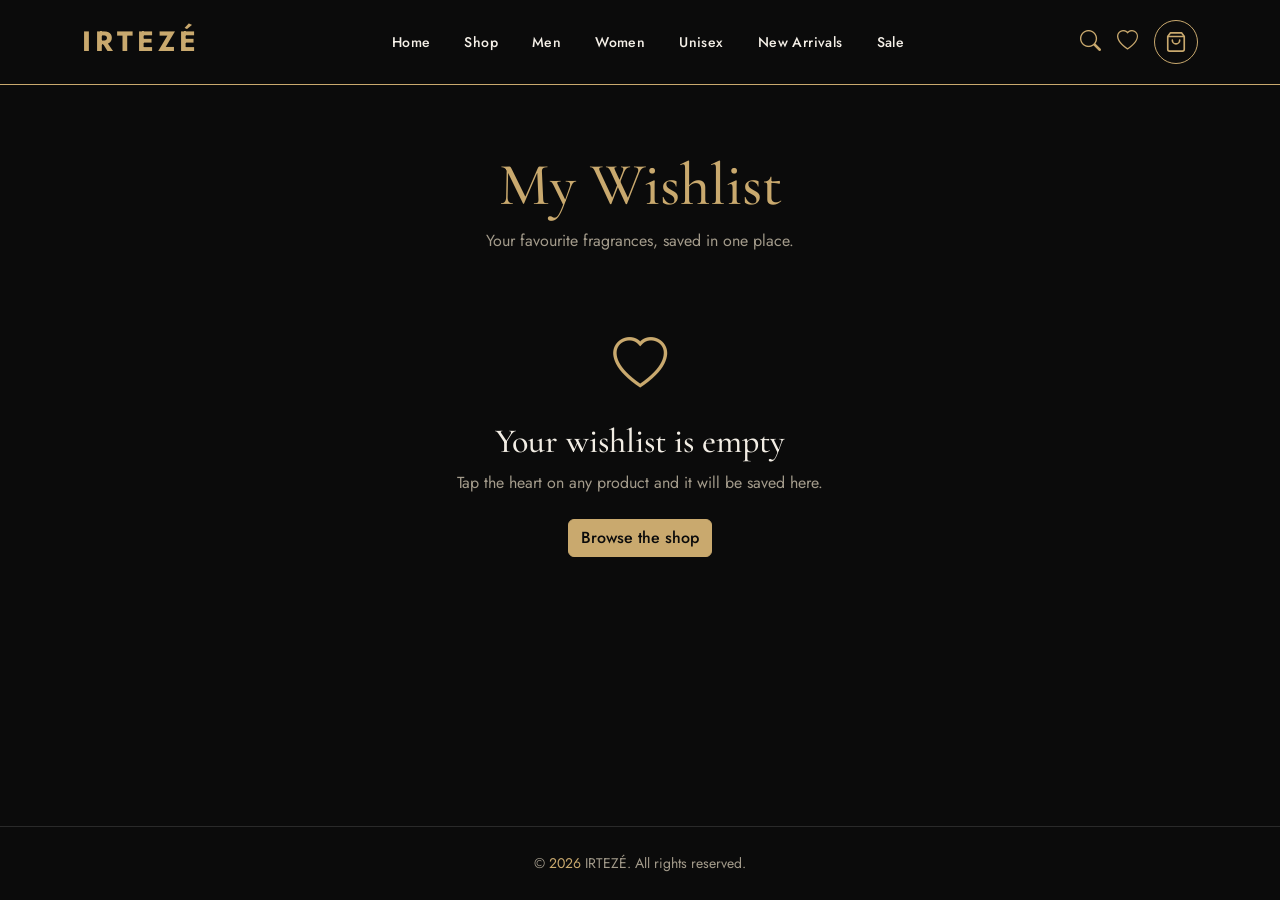
<file: wishlist.html>
<!DOCTYPE html>
<html lang="en">
<head>
    <meta charset="UTF-8">
    <meta name="viewport" content="width=device-width, initial-scale=1">
    <title>My Wishlist | IRTEZÉ</title>

    <link rel="stylesheet" href="https://cdn.jsdelivr.net/npm/bootstrap@5.3.3/dist/css/bootstrap.min.css">
    <link rel="stylesheet" href="https://cdn.jsdelivr.net/npm/bootstrap-icons@1.11.3/font/bootstrap-icons.min.css">
    <link href="https://fonts.googleapis.com/css2?family=Cormorant+Garamond:wght@500;600&family=Jost:wght@400;500;600&display=swap" rel="stylesheet">

    <link rel="stylesheet" href="wishlist.css">
</head>
<body>

    <header style="background:#0b0b0b; border-bottom:1px solid #c9a96e;">
    <nav class="navbar navbar-expand-lg navbar-dark py-3">
        <div class="container">

            <a class="navbar-brand fw-bold" href="index.html"
               style="color:#c9a96e; font-size:28px; letter-spacing:4px;">
                IRTEZÉ
            </a>

            <button class="navbar-toggler" type="button"
                    data-bs-toggle="collapse" data-bs-target="#irtezeNavbar"
                    aria-controls="irtezeNavbar" aria-expanded="false"
                    aria-label="Toggle navigation"
                    style="border-color:#c9a96e;">
                <span class="navbar-toggler-icon"></span>
            </button>

            <div class="collapse navbar-collapse" id="irtezeNavbar">
                <ul class="navbar-nav mx-auto gap-lg-3 text-center">
                    <li class="nav-item"><a class="nav-link" href="index.html">Home</a></li>
                    <li class="nav-item"><a class="nav-link" href="shop.html">Shop</a></li>
                    <li class="nav-item"><a class="nav-link" href="men.html">Men</a></li>
                    <li class="nav-item"><a class="nav-link" href="women.html">Women</a></li>
                    <li class="nav-item"><a class="nav-link" href="unisex.html">Unisex</a></li>
                    <li class="nav-item"><a class="nav-link" href="new-arrivals.html">New Arrivals</a></li>
                    <li class="nav-item"><a class="nav-link" href="sale.html">Sale</a></li>
                </ul>

                <div class="d-flex justify-content-center align-items-center gap-3 mt-3 mt-lg-0">
                    <a href="shop.html" aria-label="Search"
                       style="color:#c9a96e; font-size:21px;">
                        <i class="bi bi-search"></i>
                    </a>

                    <a href="wishlist.html" aria-label="Wishlist"
                       style="color:#c9a96e; font-size:21px; text-decoration:none;">
                        <i class="bi bi-heart"></i>
                        <span id="wishlistCount" style="font-size:12px;">0</span>
                    </a>

<a href="cart.html" class="irteze-cart" aria-label="Shopping cart">
    <svg xmlns="http://www.w3.org/2000/svg" width="22" height="22" viewBox="0 0 24 24" fill="none" stroke="currentColor" stroke-width="1.8" stroke-linecap="round" stroke-linejoin="round">
        <path d="M6 2L3 6v14a2 2 0 0 0 2 2h14a2 2 0 0 0 2-2V6l-3-4z"/>
        <line x1="3" y1="6" x2="21" y2="6"/>
        <path d="M16 10a4 4 0 0 1-8 0"/>
    </svg>
    <span id="cartCount">0</span>
</a>
                </div>
            </div>

        </div>
    </nav>
</header>

    <section class="page-title">
        <div class="container">
            <h1>My Wishlist</h1>
            <p id="wishlistSummary" class="summary">Your favourite fragrances, saved in one place.</p>
        </div>
    </section>

    <main class="container wishlist-wrap">

        <div id="wishlistToolbar" class="toolbar d-none">
            <span id="itemsLabel"></span>
            <div class="d-flex gap-2 flex-wrap">
                <button id="addAllToCart" class="btn btn-gold btn-sm" type="button">
                    <i class="bi bi-bag-plus"></i> Add all to cart
                </button>
                <button id="clearWishlist" class="btn btn-outline-gold btn-sm" type="button">
                    <i class="bi bi-trash3"></i> Clear wishlist
                </button>
            </div>
        </div>

        <div id="wishlistItems" class="row g-4"></div>

        <div id="emptyState" class="empty-state d-none">
            <i class="bi bi-heart"></i>
            <h2>Your wishlist is empty</h2>
            <p>Tap the heart on any product and it will be saved here.</p>
            <a href="shop.html" class="btn btn-gold">Browse the shop</a>
        </div>
    </main>

    <div class="toast-container position-fixed bottom-0 end-0 p-3">
        <div id="wishToast" class="toast align-items-center border-0" role="status" aria-live="polite" aria-atomic="true">
            <div class="d-flex">
                <div class="toast-body" id="wishToastText"></div>
                <button type="button" class="btn-close btn-close-white me-2 m-auto" data-bs-dismiss="toast" aria-label="Close"></button>
            </div>
        </div>
    </div>

    <footer class="site-footer">
        <div class="container text-center">
            &copy; <span id="footerYear"></span> IRTEZÉ. All rights reserved.
        </div>
    </footer>

    <script src="https://code.jquery.com/jquery-3.7.1.min.js"></script>
    <script src="https://cdn.jsdelivr.net/npm/bootstrap@5.3.3/dist/js/bootstrap.bundle.min.js"></script>

    <script>
        $(function () {

            var WISHLIST_KEY = "irtezeWishlist";
            var CART_KEY = "irtezeCart";
            var DEFAULT_SUMMARY = "Your favourite fragrances, saved in one place.";

            function readList(key) {
                try {
                    var data = JSON.parse(localStorage.getItem(key));
                    return Array.isArray(data) ? data : [];
                } catch (error) {
                    return [];
                }
            }

            function saveList(key, list) {
                localStorage.setItem(key, JSON.stringify(list));
            }

            var wishlist = readList(WISHLIST_KEY);

            function updateCounts() {
                var cart = readList(CART_KEY);
                var cartQty = 0;
                cart.forEach(function (item) {
                    cartQty += Number(item.quantity) || 1;
                });
                $("#cartCount").text(cartQty).toggle(cartQty > 0);
                $("#wishlistCount").text(wishlist.length).toggle(wishlist.length > 0);
            }

            function showToast(text) {
                $("#wishToastText").text(text);
                bootstrap.Toast.getOrCreateInstance(document.getElementById("wishToast"), { delay: 2200 }).show();
            }

            function formatPrice(value) {
                return "Rs. " + (Number(value) || 0).toLocaleString("en-PK");
            }

            function pushToCart(cart, item) {
                var existing = cart.find(function (c) { return c.name === item.name; });
                if (existing) {
                    existing.quantity = (Number(existing.quantity) || 1) + 1;
                } else {
                    cart.push({
                        name: item.name,
                        price: Number(item.price) || 0,
                        image: item.image || "",
                        quantity: 1
                    });
                }
            }

            function render() {
                var $grid = $("#wishlistItems").empty();

                if (wishlist.length === 0) {
                    $("#emptyState").removeClass("d-none");
                    $("#wishlistToolbar").addClass("d-none");
                    $("#wishlistSummary").text(DEFAULT_SUMMARY);
                    updateCounts();
                    return;
                }

                $("#emptyState").addClass("d-none");
                $("#wishlistToolbar").removeClass("d-none");

                var label = wishlist.length === 1 ? "1 item saved" : wishlist.length + " items saved";
                $("#itemsLabel").text(label);
                $("#wishlistSummary").text(label);

                wishlist.forEach(function (item, index) {
                    var $col = $("<div>").addClass("col-12 col-sm-6 col-lg-4 col-xl-3");
                    var $card = $("<article>").addClass("wish-card").attr("data-index", index);

                    var $imgBox = $("<div>").addClass("wish-img");
                    if (item.image) {
                        $("<img>").attr({ src: item.image, alt: item.name || "Product", loading: "lazy" }).appendTo($imgBox);
                    } else {
                        $("<i>").addClass("bi bi-image placeholder-icon").appendTo($imgBox);
                    }

                    $("<button>")
                        .attr({ type: "button", "aria-label": "Remove from wishlist" })
                        .addClass("wish-remove btn-remove")
                        .html('<i class="bi bi-x-lg"></i>')
                        .appendTo($imgBox);

                    var $body = $("<div>").addClass("wish-body");
                    $("<h3>").addClass("wish-name").text(item.name || "Product").appendTo($body);
                    $("<p>").addClass("wish-price").text(formatPrice(item.price)).appendTo($body);
                    $("<button>")
                        .attr("type", "button")
                        .addClass("btn btn-gold w-100 btn-move")
                        .html('<i class="bi bi-bag-plus"></i> Add to cart')
                        .appendTo($body);

                    $card.append($imgBox, $body);
                    $col.append($card);
                    $grid.append($col);
                });

                updateCounts();
            }

            $("#wishlistItems").on("click", ".btn-remove", function () {
                var index = Number($(this).closest(".wish-card").attr("data-index"));
                var removed = wishlist.splice(index, 1)[0];
                saveList(WISHLIST_KEY, wishlist);
                render();
                showToast((removed && removed.name ? removed.name : "Item") + " removed from your wishlist.");
            });

            $("#wishlistItems").on("click", ".btn-move", function () {
                var index = Number($(this).closest(".wish-card").attr("data-index"));
                var item = wishlist[index];
                if (!item) return;

                var cart = readList(CART_KEY);
                pushToCart(cart, item);
                saveList(CART_KEY, cart);

                wishlist.splice(index, 1);
                saveList(WISHLIST_KEY, wishlist);

                render();
                showToast(item.name + " added to your cart.");
            });

            $("#addAllToCart").on("click", function () {
                if (wishlist.length === 0) return;

                var cart = readList(CART_KEY);
                var total = wishlist.length;
                wishlist.forEach(function (item) { pushToCart(cart, item); });
                saveList(CART_KEY, cart);

                wishlist = [];
                saveList(WISHLIST_KEY, wishlist);

                render();
                showToast(total + (total === 1 ? " item" : " items") + " added to your cart.");
            });

            $("#clearWishlist").on("click", function () {
                if (wishlist.length === 0) return;
                if (confirm("Clear your entire wishlist?")) {
                    wishlist = [];
                    saveList(WISHLIST_KEY, wishlist);
                    render();
                    showToast("Wishlist cleared.");
                }
            });

            $("#footerYear").text(new Date().getFullYear());

            render();
        });
    </script>
    <style>
/* HEADER */
header {
    background: #0b0b0b;
    border-bottom: 1px solid rgba(201, 169, 110, 0.35);
}

header .navbar {
    padding-top: 18px;
    padding-bottom: 18px;
}

header .navbar-brand {
    color: #c9a96e !important;
    font-size: 27px;
    font-weight: 700;
    letter-spacing: 4px;
    transition: color 0.3s ease;
}

header .navbar-brand:hover {
    color: #f5f0e8 !important;
}

/* NAV LINKS */
header .navbar-nav .nav-link {
    position: relative;
    display: inline-block;
    color: #f5f0e8 !important;
    font-size: 14px;
    font-weight: 500;
    letter-spacing: 0.4px;
    padding: 10px 0 !important;
    margin: 0 9px;
    transition: color 0.3s ease;
}

header .navbar-nav .nav-link::after {
    content: "";
    position: absolute;
    left: 0;
    bottom: 3px;
    width: 0;
    height: 2px;
    background: #c9a96e;
    transition: width 0.3s ease;
}

header .navbar-nav .nav-link:hover,
header .navbar-nav .nav-link:focus,
header .navbar-nav .nav-link.active {
    color: #c9a96e !important;
}

header .navbar-nav .nav-link:hover::after,
header .navbar-nav .nav-link.active::after {
    width: 100%;
}

/* SEARCH, WISHLIST AND CART ICONS */
header a[aria-label="Search"],
header a[aria-label="Wishlist"],
header a[aria-label="Shopping cart"] {
    color: #c9a96e !important;
    transition: color 0.3s ease, transform 0.3s ease;
}

header a[aria-label="Search"]:hover,
header a[aria-label="Wishlist"]:hover,
header a[aria-label="Shopping cart"]:hover {
    color: #f5f0e8 !important;
    transform: translateY(-2px);
}

/* MOBILE MENU */
header .navbar-toggler {
    border: 1px solid #c9a96e;
    box-shadow: none !important;
}

header .navbar-toggler:focus {
    box-shadow: 0 0 0 2px rgba(201, 169, 110, 0.2) !important;
}

@media (max-width: 991px) {
    header .navbar-collapse {
        padding-top: 18px;
    }

    header .navbar-nav .nav-link {
        margin: 4px 0;
    }

    header .navbar-nav .nav-link::after {
        left: 50%;
        transform: translateX(-50%);
    }

    header .navbar-nav .nav-link:hover::after,
    header .navbar-nav .nav-link.active::after {
        width: 35px;
    }
}

/* FOOTER */
footer {
    background: #0b0b0b !important;
    color: #f5f0e8;
    border-top: 1px solid rgba(201, 169, 110, 0.4);
}

footer h3,
footer h5 {
    color: #c9a96e !important;
    margin-bottom: 18px;
}

footer p {
    line-height: 1.8;
}

footer a {
    color: #aaa39a !important;
    text-decoration: none !important;
    transition: color 0.3s ease;
}

footer a:hover {
    color: #c9a96e !important;
}

footer .bi-instagram,
footer .bi-facebook,
footer .bi-tiktok {
    transition: color 0.3s ease, transform 0.3s ease;
}

footer a:hover .bi-instagram,
footer a:hover .bi-facebook,
footer a:hover .bi-tiktok {
    color: #f5f0e8;
}

footer hr {
    border-color: rgba(201, 169, 110, 0.3) !important;
}

footer #footerYear {
    color: #c9a96e;
}

/* CART BUTTON */
.irteze-cart {
    position: relative;
    width: 44px;
    height: 44px;
    display: inline-flex;
    align-items: center;
    justify-content: center;
    background: transparent;
    color: #c9a96e !important;
    border: 1px solid #c9a96e;
    border-radius: 50%;
    text-decoration: none !important;
    transition: all 0.3s ease;
}

.irteze-cart svg {
    display: block;
}

.irteze-cart #cartCount {
    position: absolute;
    top: -6px;
    right: -6px;
    min-width: 20px;
    height: 20px;
    padding: 0 5px;
    display: flex;
    align-items: center;
    justify-content: center;
    background: #c9a96e;
    color: #0b0b0b;
    font-size: 11px;
    font-weight: 700;
    line-height: 1;
    border-radius: 50px;
}

.irteze-cart:hover {
    background: #c9a96e;
    color: #0b0b0b !important;
    transform: translateY(-2px);
}

.irteze-cart:hover #cartCount {
    background: #0b0b0b;
    color: #c9a96e;
}
/* WISHLIST HEART */
.irteze-heart {
    position: relative;
    display: inline-flex;
    align-items: center;
    justify-content: center;
    color: #c9a96e !important;
    font-size: 22px;
    line-height: 1;
    text-decoration: none !important;
    transition: all 0.3s ease;
}

.irteze-heart:hover {
    color: #ffffff !important;
    transform: translateY(-2px);
}

.irteze-heart #wishlistCount {
    position: absolute;
    top: -8px;
    right: -10px;
    min-width: 17px;
    height: 17px;
    padding: 0 4px;
    display: flex;
    align-items: center;
    justify-content: center;
    background: #c9a96e;
    color: #0b0b0b;
    font-size: 10px;
    font-weight: 700;
    line-height: 1;
    border-radius: 50px;
}
.irteze-heart svg {
    display: block;
}
</style>
</body>
</html>
</file>
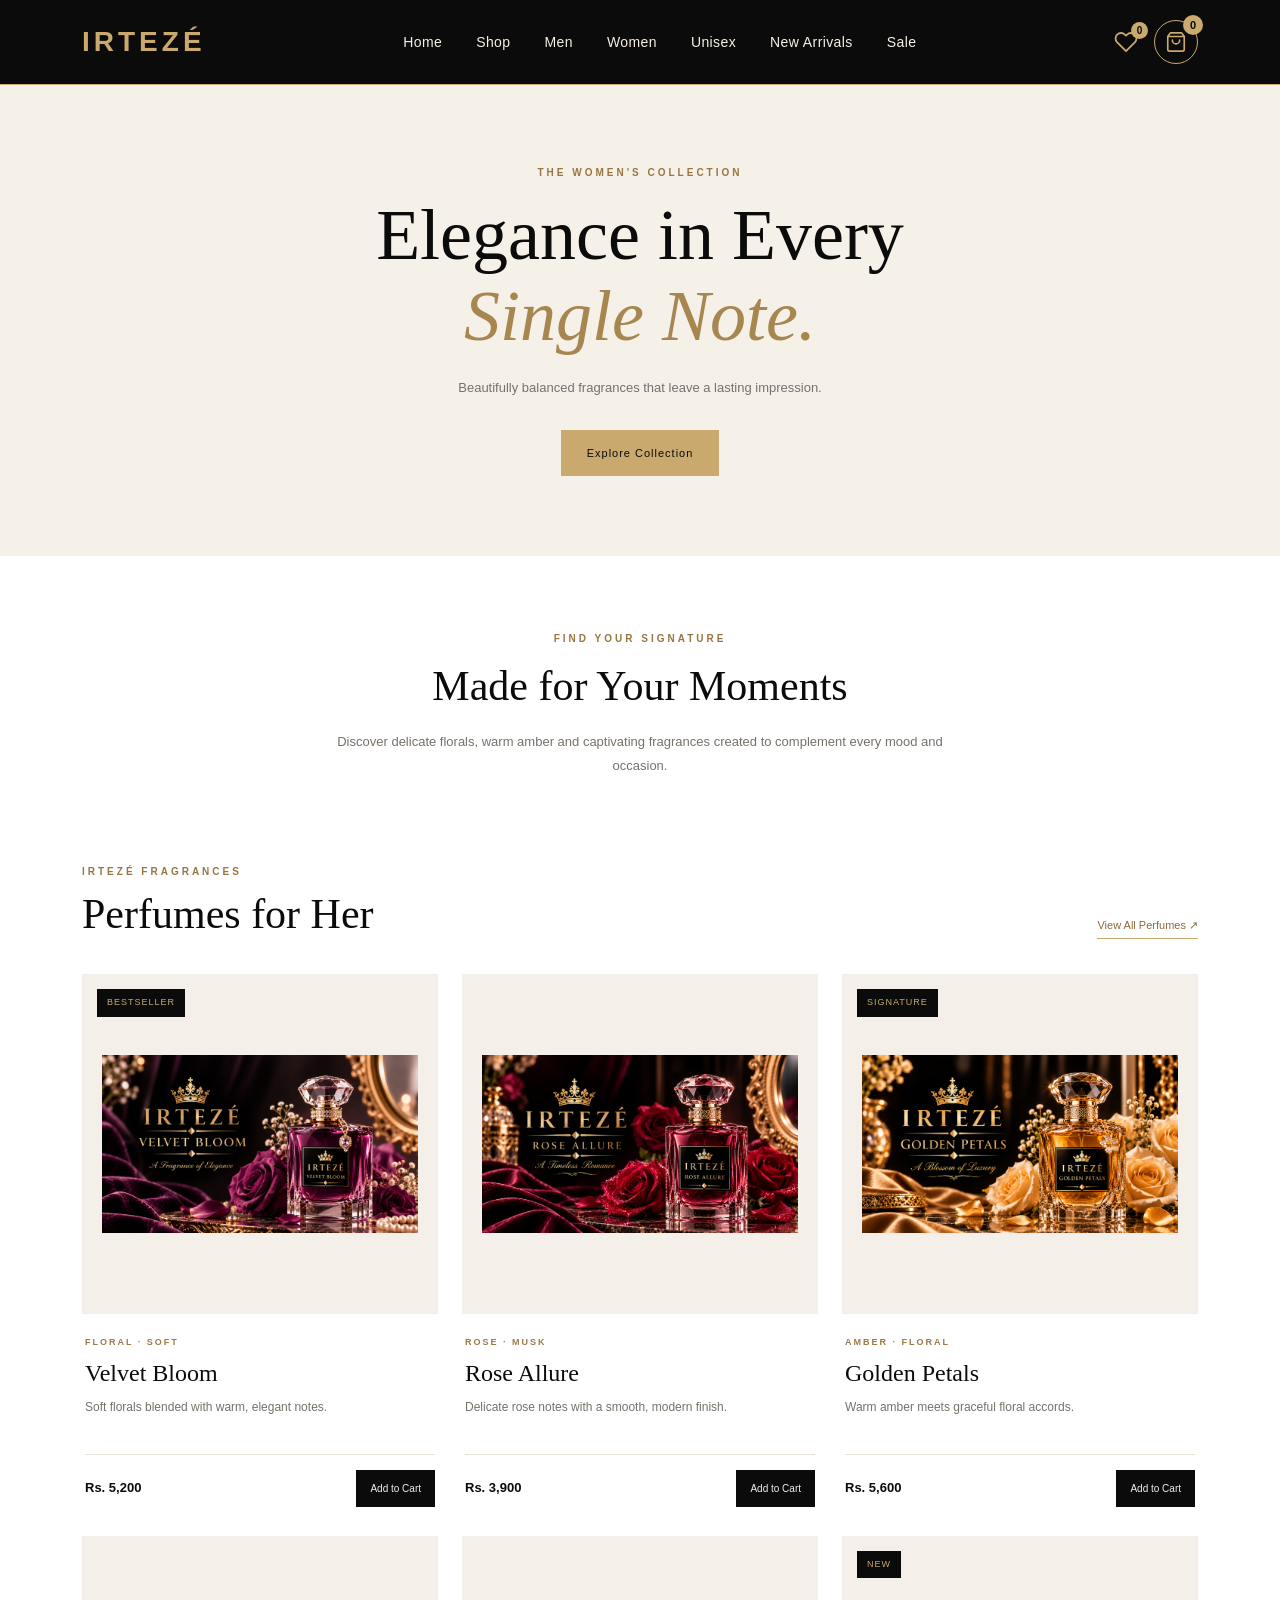
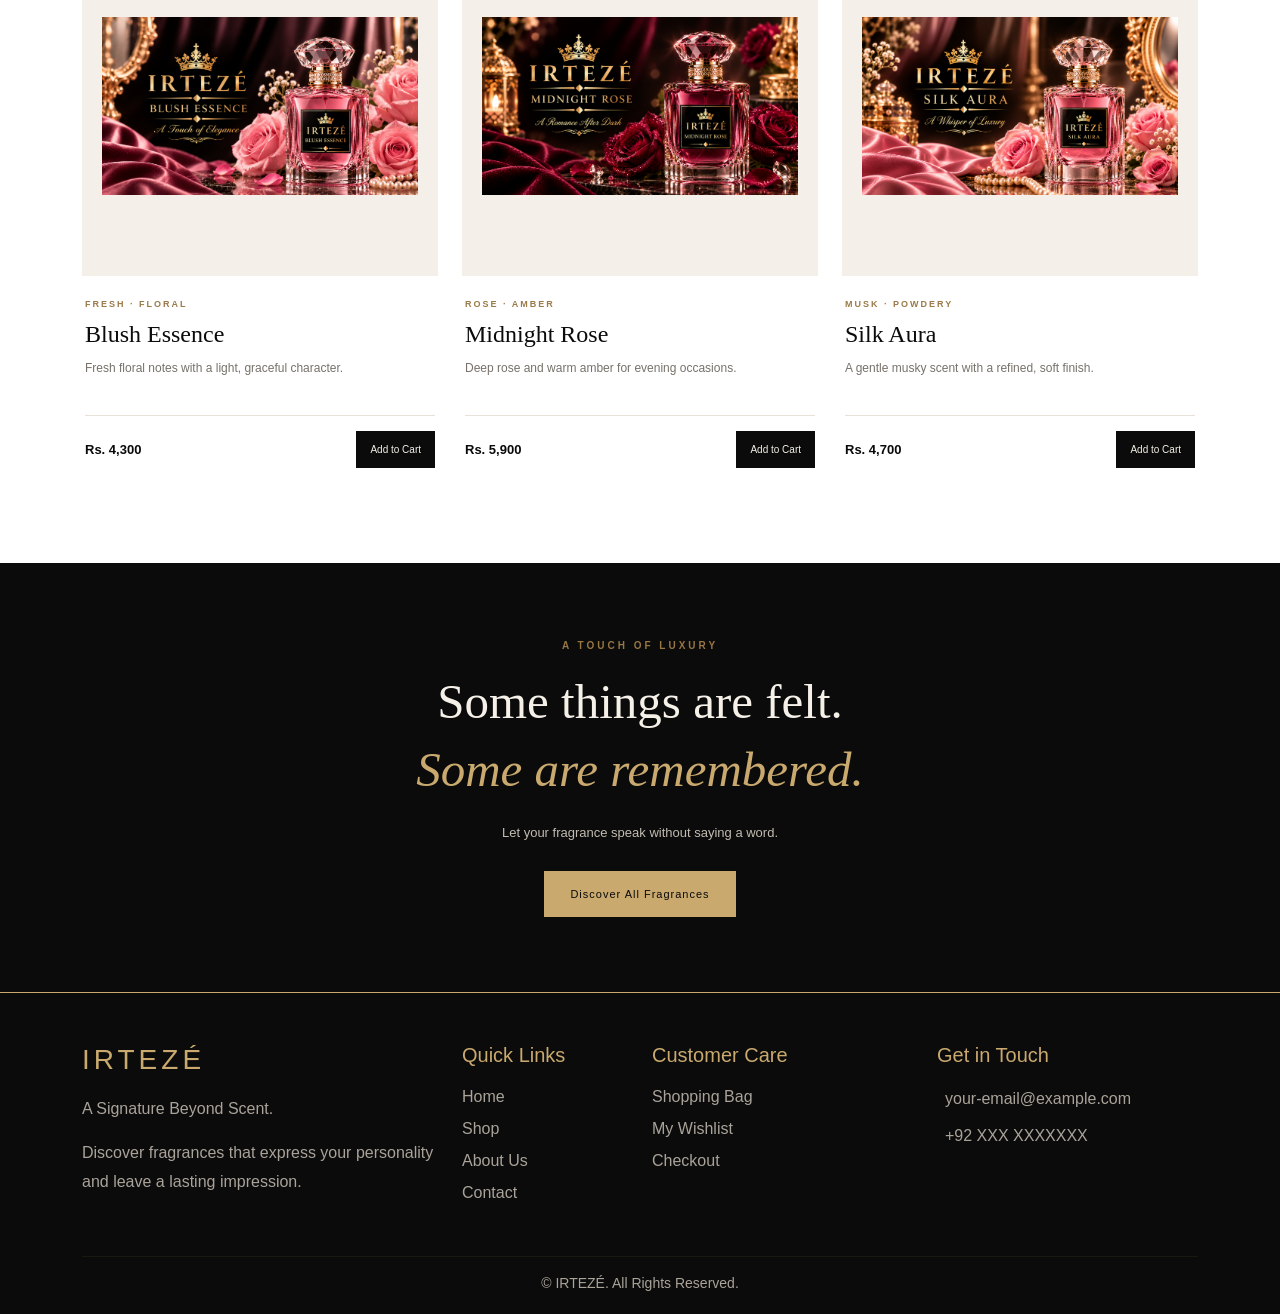
<file: women.html>
<!DOCTYPE html>
<html lang="en">
<head>
    <meta charset="UTF-8">
    <meta name="viewport" content="width=device-width, initial-scale=1.0">
    <title>Women's Perfumes | IRTEZÉ</title>

    <link href="https://cdn.jsdelivr.net/npm/bootstrap@5.3.3/dist/css/bootstrap.min.css" rel="stylesheet">
    <link rel="stylesheet" href="women.css">
</head>
<body>

   <header style="background:#0b0b0b; border-bottom:1px solid #c9a96e;">
    <nav class="navbar navbar-expand-lg navbar-dark py-3">
        <div class="container">

            <a class="navbar-brand fw-bold" href="index.html"
               style="color:#c9a96e; font-size:28px; letter-spacing:4px;">
                IRTEZÉ
            </a>

            <button class="navbar-toggler" type="button"
                    data-bs-toggle="collapse" data-bs-target="#irtezeNavbar"
                    aria-controls="irtezeNavbar" aria-expanded="false"
                    aria-label="Toggle navigation"
                    style="border-color:#c9a96e;">
                <span class="navbar-toggler-icon"></span>
            </button>

            <div class="collapse navbar-collapse" id="irtezeNavbar">
                <ul class="navbar-nav mx-auto gap-lg-3 text-center">
                    <li class="nav-item"><a class="nav-link" href="index.html">Home</a></li>
                    <li class="nav-item"><a class="nav-link" href="shop.html">Shop</a></li>
                    <li class="nav-item"><a class="nav-link" href="men.html">Men</a></li>
                    <li class="nav-item"><a class="nav-link" href="women.html">Women</a></li>
                    <li class="nav-item"><a class="nav-link" href="unisex.html">Unisex</a></li>
                    <li class="nav-item"><a class="nav-link" href="new-arrivals.html">New Arrivals</a></li>
                    <li class="nav-item"><a class="nav-link" href="sale.html">Sale</a></li>
                </ul>

                <div class="d-flex justify-content-center align-items-center gap-3 mt-3 mt-lg-0">
                    <a href="shop.html" aria-label="Search"
                       style="color:#c9a96e; font-size:21px;">
                        <i class="bi bi-search"></i>
                    </a>

                   <a href="wishlist.html" class="irteze-heart" aria-label="Wishlist">
    <svg xmlns="http://www.w3.org/2000/svg" width="24" height="24" viewBox="0 0 24 24" fill="none" stroke="currentColor" stroke-width="1.8" stroke-linecap="round" stroke-linejoin="round">
        <path d="M20.84 4.61a5.5 5.5 0 0 0-7.78 0L12 5.67l-1.06-1.06a5.5 5.5 0 0 0-7.78 7.78l1.06 1.06L12 21.23l7.78-7.78 1.06-1.06a5.5 5.5 0 0 0 0-7.78z"/>
    </svg>
    <span id="wishlistCount">0</span>
</a>

<a href="cart.html" class="irteze-cart" aria-label="Shopping cart">
    <svg xmlns="http://www.w3.org/2000/svg" width="22" height="22" viewBox="0 0 24 24" fill="none" stroke="currentColor" stroke-width="1.8" stroke-linecap="round" stroke-linejoin="round">
        <path d="M6 2L3 6v14a2 2 0 0 0 2 2h14a2 2 0 0 0 2-2V6l-3-4z"/>
        <line x1="3" y1="6" x2="21" y2="6"/>
        <path d="M16 10a4 4 0 0 1-8 0"/>
    </svg>
    <span id="cartCount">0</span>
</a>
                </div>
            </div>

        </div>
    </nav>
</header>

    <main>

        <!-- Hero -->
        <section class="women-hero">
            <div class="container">
                <p class="eyebrow">THE WOMEN'S COLLECTION</p>
                <h1>Elegance in Every<br><span>Single Note.</span></h1>
                <p>Beautifully balanced fragrances that leave a lasting impression.</p>
                <a href="#women-products" class="gold-button">Explore Collection</a>
            </div>
        </section>

        <!-- Introduction -->
        <section class="collection-intro">
            <div class="container">
                <p class="eyebrow">FIND YOUR SIGNATURE</p>
                <h2>Made for Your Moments</h2>
                <p>
                    Discover delicate florals, warm amber and captivating fragrances
                    created to complement every mood and occasion.
                </p>
            </div>
        </section>

        <!-- Products -->
        <section class="products-section" id="women-products">
            <div class="container">

                <div class="section-heading">
                    <div>
                        <p class="eyebrow">IRTEZÉ FRAGRANCES</p>
                        <h2>Perfumes for Her</h2>
                    </div>
                    <a href="shop.html" class="text-link">View All Perfumes ↗</a>
                </div>

                <div class="row g-4">

                    <!-- Product 1 -->
                    <div class="col-12 col-sm-6 col-lg-4">
                        <article class="product-card">
                            <a href="product-details.html" class="product-image">
                                <span class="product-label">BESTSELLER</span>
                                <img src="image17.png" alt="Velvet Bloom perfume" loading="lazy">
                            </a>
                            <div class="product-info">
                                <p class="product-category">FLORAL · SOFT</p>
                                <h3><a href="product-details.html">Velvet Bloom</a></h3>
                                <p class="product-description">Soft florals blended with warm, elegant notes.</p>
                                <div class="product-bottom">
                                    <span class="product-price">Rs. 5,200</span>
                                    <button class="add-to-cart" type="button" data-id="velvet-bloom" data-name="Velvet Bloom" data-price="5200">Add to Cart</button>
                                </div>
                            </div>
                        </article>
                    </div>

                    <!-- Product 2 -->
                    <div class="col-12 col-sm-6 col-lg-4">
                        <article class="product-card">
                            <a href="product-details.html" class="product-image">
                                <img src="image18.png" alt="Rose Allure perfume" loading="lazy">
                            </a>
                            <div class="product-info">
                                <p class="product-category">ROSE · MUSK</p>
                                <h3><a href="product-details.html">Rose Allure</a></h3>
                                <p class="product-description">Delicate rose notes with a smooth, modern finish.</p>
                                <div class="product-bottom">
                                    <span class="product-price">Rs. 3,900</span>
                                    <button class="add-to-cart" type="button" data-id="rose-allure" data-name="Rose Allure" data-price="3900">Add to Cart</button>
                                </div>
                            </div>
                        </article>
                    </div>

                    <!-- Product 3 -->
                    <div class="col-12 col-sm-6 col-lg-4">
                        <article class="product-card">
                            <a href="product-details.html" class="product-image">
                                <span class="product-label">SIGNATURE</span>
                                <img src="image19.png" alt="Golden Petals perfume" loading="lazy">
                            </a>
                            <div class="product-info">
                                <p class="product-category">AMBER · FLORAL</p>
                                <h3><a href="product-details.html">Golden Petals</a></h3>
                                <p class="product-description">Warm amber meets graceful floral accords.</p>
                                <div class="product-bottom">
                                    <span class="product-price">Rs. 5,600</span>
                                    <button class="add-to-cart" type="button" data-id="golden-petals" data-name="Golden Petals" data-price="5600">Add to Cart</button>
                                </div>
                            </div>
                        </article>
                    </div>

                    <!-- Product 4 -->
                    <div class="col-12 col-sm-6 col-lg-4">
                        <article class="product-card">
                            <a href="product-details.html" class="product-image">
                                <img src="image20.png" alt="Blush Essence perfume" loading="lazy">
                            </a>
                            <div class="product-info">
                                <p class="product-category">FRESH · FLORAL</p>
                                <h3><a href="product-details.html">Blush Essence</a></h3>
                                <p class="product-description">Fresh floral notes with a light, graceful character.</p>
                                <div class="product-bottom">
                                    <span class="product-price">Rs. 4,300</span>
                                    <button class="add-to-cart" type="button" data-id="blush-essence" data-name="Blush Essence" data-price="4300">Add to Cart</button>
                                </div>
                            </div>
                        </article>
                    </div>

                    <!-- Product 5 -->
                    <div class="col-12 col-sm-6 col-lg-4">
                        <article class="product-card">
                            <a href="product-details.html" class="product-image">
                                <img src="image23.png" alt="Midnight Rose perfume" loading="lazy">
                            </a>
                            <div class="product-info">
                                <p class="product-category">ROSE · AMBER</p>
                                <h3><a href="image21.png">Midnight Rose</a></h3>
                                <p class="product-description">Deep rose and warm amber for evening occasions.</p>
                                <div class="product-bottom">
                                    <span class="product-price">Rs. 5,900</span>
                                    <button class="add-to-cart" type="button" data-id="midnight-rose" data-name="Midnight Rose" data-price="5900">Add to Cart</button>
                                </div>
                            </div>
                        </article>
                    </div>

                    <!-- Product 6 -->
                    <div class="col-12 col-sm-6 col-lg-4">
                        <article class="product-card">
                            <a href="product-details.html" class="product-image">
                                <span class="product-label">NEW</span>
                                <img src="image22.png" alt="Silk Aura perfume" loading="lazy">
                            </a>
                            <div class="product-info">
                                <p class="product-category">MUSK · POWDERY</p>
                                <h3><a href="product-details.html">Silk Aura</a></h3>
                                <p class="product-description">A gentle musky scent with a refined, soft finish.</p>
                                <div class="product-bottom">
                                    <span class="product-price">Rs. 4,700</span>
                                    <button class="add-to-cart" type="button" data-id="silk-aura" data-name="Silk Aura" data-price="4700">Add to Cart</button>
                                </div>
                            </div>
                        </article>
                    </div>

                </div>
            </div>
        </section>

        <!-- Closing Banner -->
        <section class="women-quote">
            <div class="container">
                <p class="eyebrow">A TOUCH OF LUXURY</p>
                <h2>Some things are felt.<br><span>Some are remembered.</span></h2>
                <p>Let your fragrance speak without saying a word.</p>
                <a href="shop.html" class="gold-button">Discover All Fragrances</a>
            </div>
        </section>

    </main>

    <!-- Footer -->
<footer style="background:#0b0b0b; color:#f5f0e8; border-top:1px solid #c9a96e; padding:50px 0 20px;">
    <div class="container">
        <div class="row g-4">

            <div class="col-lg-4 col-md-6">
                <h3 style="color:#c9a96e; letter-spacing:4px;">IRTEZÉ</h3>
                <p style="color:#aaa39a;">A Signature Beyond Scent.</p>
                <p style="color:#aaa39a;">
                    Discover fragrances that express your personality
                    and leave a lasting impression.
                </p>
            </div>

            <div class="col-lg-2 col-md-6">
                <h5 style="color:#c9a96e;">Quick Links</h5>
                <ul class="list-unstyled">
                    <li class="mb-2"><a href="index.html" style="color:#aaa39a; text-decoration:none;">Home</a></li>
                    <li class="mb-2"><a href="shop.html" style="color:#aaa39a; text-decoration:none;">Shop</a></li>
                    <li class="mb-2"><a href="about.html" style="color:#aaa39a; text-decoration:none;">About Us</a></li>
                    <li class="mb-2"><a href="contact.html" style="color:#aaa39a; text-decoration:none;">Contact</a></li>
                </ul>
            </div>

            <div class="col-lg-3 col-md-6">
                <h5 style="color:#c9a96e;">Customer Care</h5>
                <ul class="list-unstyled">
                    <li class="mb-2"><a href="cart.html" style="color:#aaa39a; text-decoration:none;">Shopping Bag</a></li>
                    <li class="mb-2"><a href="wishlist.html" style="color:#aaa39a; text-decoration:none;">My Wishlist</a></li>
                    <li class="mb-2"><a href="checkout.html" style="color:#aaa39a; text-decoration:none;">Checkout</a></li>
                </ul>
            </div>

            <div class="col-lg-3 col-md-6">
                <h5 style="color:#c9a96e;">Get in Touch</h5>
                <p style="color:#aaa39a; margin-bottom:8px;">
                    <i class="bi bi-envelope me-2"></i> your-email@example.com
                </p>
                <p style="color:#aaa39a;">
                    <i class="bi bi-telephone me-2"></i> +92 XXX XXXXXXX
                </p>
                <div class="d-flex gap-3">
                    <a href="#" aria-label="Instagram" style="color:#c9a96e; font-size:20px;"><i class="bi bi-instagram"></i></a>
                    <a href="#" aria-label="Facebook" style="color:#c9a96e; font-size:20px;"><i class="bi bi-facebook"></i></a>
                    <a href="#" aria-label="TikTok" style="color:#c9a96e; font-size:20px;"><i class="bi bi-tiktok"></i></a>
                </div>
            </div>

        </div>

        <hr style="border-color:#444; margin-top:35px;">

        <div class="text-center" style="color:#aaa39a; font-size:14px;">
            &copy; <span id="footerYear"></span> IRTEZÉ. All Rights Reserved.
        </div>
    </div>
</footer>

    <script src="https://code.jquery.com/jquery-3.7.1.min.js"></script>
    <script src="https://cdn.jsdelivr.net/npm/bootstrap@5.3.3/dist/js/bootstrap.bundle.min.js"></script>

    <script>
        $(function () {
            function updateCartCount() {
                let cart = [];

                try {
                    cart = JSON.parse(localStorage.getItem("irtezeCart")) || [];
                } catch (error) {
                    cart = [];
                }

                const count = cart.reduce(function (total, item) {
                    return total + Number(item.quantity || 0);
                }, 0);

                $("#cartCount").text(count);
            }

            $(".menu-toggle").on("click", function () {
                const open = $(".navbar-menu").toggleClass("menu-open").hasClass("menu-open");
                $(this).attr("aria-expanded", open);
            });

            $(".add-to-cart").on("click", function () {
                const button = $(this);
                let cart = [];

                try {
                    cart = JSON.parse(localStorage.getItem("irtezeCart")) || [];
                } catch (error) {
                    cart = [];
                }

                const id = button.attr("data-id");
                const product = cart.find(function (item) {
                    return item.id === id;
                });

                if (product) {
                    product.quantity = Number(product.quantity || 0) + 1;
                } else {
                    cart.push({
                        id: id,
                        name: button.attr("data-name"),
                        price: Number(button.attr("data-price")),
                        quantity: 1
                    });
                }

                localStorage.setItem("irtezeCart", JSON.stringify(cart));
                updateCartCount();

                const oldText = button.text();
                button.text("Added ✓").prop("disabled", true);

                setTimeout(function () {
                    button.text(oldText).prop("disabled", false);
                }, 900);
            });

            $("#currentYear").text(new Date().getFullYear());
            updateCartCount();
        });
    </script>
<style>
/* HEADER */
header {
    background: #0b0b0b;
    border-bottom: 1px solid rgba(201, 169, 110, 0.35);
}

header .navbar {
    padding-top: 18px;
    padding-bottom: 18px;
}

header .navbar-brand {
    color: #c9a96e !important;
    font-size: 27px;
    font-weight: 700;
    letter-spacing: 4px;
    transition: color 0.3s ease;
}

header .navbar-brand:hover {
    color: #f5f0e8 !important;
}

/* NAV LINKS */
header .navbar-nav .nav-link {
    position: relative;
    display: inline-block;
    color: #f5f0e8 !important;
    font-size: 14px;
    font-weight: 500;
    letter-spacing: 0.4px;
    padding: 10px 0 !important;
    margin: 0 9px;
    transition: color 0.3s ease;
}

header .navbar-nav .nav-link::after {
    content: "";
    position: absolute;
    left: 0;
    bottom: 3px;
    width: 0;
    height: 2px;
    background: #c9a96e;
    transition: width 0.3s ease;
}

header .navbar-nav .nav-link:hover,
header .navbar-nav .nav-link:focus,
header .navbar-nav .nav-link.active {
    color: #c9a96e !important;
}

header .navbar-nav .nav-link:hover::after,
header .navbar-nav .nav-link.active::after {
    width: 100%;
}

/* SEARCH, WISHLIST AND CART ICONS */
header a[aria-label="Search"],
header a[aria-label="Wishlist"],
header a[aria-label="Shopping cart"] {
    color: #c9a96e !important;
    transition: color 0.3s ease, transform 0.3s ease;
}

header a[aria-label="Search"]:hover,
header a[aria-label="Wishlist"]:hover,
header a[aria-label="Shopping cart"]:hover {
    color: #f5f0e8 !important;
    transform: translateY(-2px);
}

/* MOBILE MENU */
header .navbar-toggler {
    border: 1px solid #c9a96e;
    box-shadow: none !important;
}

header .navbar-toggler:focus {
    box-shadow: 0 0 0 2px rgba(201, 169, 110, 0.2) !important;
}

@media (max-width: 991px) {
    header .navbar-collapse {
        padding-top: 18px;
    }

    header .navbar-nav .nav-link {
        margin: 4px 0;
    }

    header .navbar-nav .nav-link::after {
        left: 50%;
        transform: translateX(-50%);
    }

    header .navbar-nav .nav-link:hover::after,
    header .navbar-nav .nav-link.active::after {
        width: 35px;
    }
}

/* FOOTER */
footer {
    background: #0b0b0b !important;
    color: #f5f0e8;
    border-top: 1px solid rgba(201, 169, 110, 0.4);
}

footer h3,
footer h5 {
    color: #c9a96e !important;
    margin-bottom: 18px;
}

footer p {
    line-height: 1.8;
}

footer a {
    color: #aaa39a !important;
    text-decoration: none !important;
    transition: color 0.3s ease;
}

footer a:hover {
    color: #c9a96e !important;
}

footer .bi-instagram,
footer .bi-facebook,
footer .bi-tiktok {
    transition: color 0.3s ease, transform 0.3s ease;
}

footer a:hover .bi-instagram,
footer a:hover .bi-facebook,
footer a:hover .bi-tiktok {
    color: #f5f0e8;
}

footer hr {
    border-color: rgba(201, 169, 110, 0.3) !important;
}

footer #footerYear {
    color: #c9a96e;
}

/* CART BUTTON */
.irteze-cart {
    position: relative;
    width: 44px;
    height: 44px;
    display: inline-flex;
    align-items: center;
    justify-content: center;
    background: transparent;
    color: #c9a96e !important;
    border: 1px solid #c9a96e;
    border-radius: 50%;
    text-decoration: none !important;
    transition: all 0.3s ease;
}

.irteze-cart svg {
    display: block;
}

.irteze-cart #cartCount {
    position: absolute;
    top: -6px;
    right: -6px;
    min-width: 20px;
    height: 20px;
    padding: 0 5px;
    display: flex;
    align-items: center;
    justify-content: center;
    background: #c9a96e;
    color: #0b0b0b;
    font-size: 11px;
    font-weight: 700;
    line-height: 1;
    border-radius: 50px;
}

.irteze-cart:hover {
    background: #c9a96e;
    color: #0b0b0b !important;
    transform: translateY(-2px);
}

.irteze-cart:hover #cartCount {
    background: #0b0b0b;
    color: #c9a96e;
}
/* WISHLIST HEART */
.irteze-heart {
    position: relative;
    display: inline-flex;
    align-items: center;
    justify-content: center;
    color: #c9a96e !important;
    font-size: 22px;
    line-height: 1;
    text-decoration: none !important;
    transition: all 0.3s ease;
}

.irteze-heart:hover {
    color: #ffffff !important;
    transform: translateY(-2px);
}

.irteze-heart #wishlistCount {
    position: absolute;
    top: -8px;
    right: -10px;
    min-width: 17px;
    height: 17px;
    padding: 0 4px;
    display: flex;
    align-items: center;
    justify-content: center;
    background: #c9a96e;
    color: #0b0b0b;
    font-size: 10px;
    font-weight: 700;
    line-height: 1;
    border-radius: 50px;
}
.irteze-heart svg {
    display: block;
}
</style>
</body>
</html>
</file>
<file: best-sellers.css>
:root {
    --black: #0b0b0b;
    --gold: #c9a96e;
    --cream: #f5f0e8;
    --muted: #77716a;
    --border: #e8e1d7;
}

* {
    box-sizing: border-box;
}

html {
    scroll-behavior: smooth;
}

body {
    margin: 0;
    background: #fff;
    color: var(--black);
    font-family: Arial, Helvetica, sans-serif;
}

a {
    text-decoration: none;
}

.site-header {
    position: relative;
    z-index: 100;
    background: var(--black);
    border-bottom: 1px solid rgba(201, 169, 110, 0.2);
}

.site-header .navbar {
    padding: 18px 0;
}

.brand-logo,
.footer-logo {
    color: var(--cream);
    font-family: Georgia, "Times New Roman", serif;
    font-size: 29px;
    font-weight: 600;
    letter-spacing: 3px;
}

.brand-logo:hover,
.footer-logo:hover {
    color: var(--cream);
}

.brand-logo span,
.footer-logo span,
.bestseller-hero h1 span {
    color: var(--gold);
}

.navigation {
    display: flex;
    align-items: center;
}

.site-header .nav-link {
    margin: 0 5px;
    padding: 10px 3px !important;
    color: #d2cdc5;
    font-size: 12px;
    transition: color 0.2s ease;
}

.site-header .nav-link:hover,
.site-header .nav-link.active {
    color: var(--gold);
}

.cart-link {
    color: var(--cream);
    font-size: 13px;
    white-space: nowrap;
}

.cart-link:hover {
    color: var(--gold);
}

.cart-count {
    display: inline-flex;
    align-items: center;
    justify-content: center;
    min-width: 23px;
    height: 23px;
    margin-left: 5px;
    padding: 0 6px;
    border-radius: 50%;
    background: var(--gold);
    color: var(--black);
    font-size: 11px;
    font-weight: 700;
}

.menu-toggle {
    padding: 9px;
    border: 1px solid rgba(201, 169, 110, 0.5);
    border-radius: 0;
}

.menu-toggle:focus {
    box-shadow: none;
}

.menu-toggle span {
    display: block;
    width: 23px;
    height: 2px;
    margin: 5px 0;
    background: var(--gold);
}

.bestseller-hero {
    display: flex;
    align-items: center;
    min-height: 410px;
    padding: 80px 0;
    background: var(--black);
    color: var(--cream);
    text-align: center;
}

.bestseller-hero .container {
    max-width: 850px;
}

.eyebrow,
.section-label {
    display: block;
    color: var(--gold);
    font-size: 11px;
    font-weight: 600;
    letter-spacing: 3px;
}

.bestseller-hero h1 {
    margin: 20px 0;
    font-family: Georgia, "Times New Roman", serif;
    font-size: clamp(42px, 6vw, 72px);
    font-weight: 400;
}

.bestseller-hero p:not(.eyebrow) {
    max-width: 590px;
    margin: 0 auto 30px;
    color: #c1bbb2;
    font-size: 14px;
    line-height: 1.9;
}

.gold-button {
    display: inline-block;
    padding: 14px 25px;
    border: 1px solid var(--gold);
    background: var(--gold);
    color: var(--black);
    font-size: 11px;
    font-weight: 700;
    letter-spacing: 1px;
    transition: background 0.2s ease, color 0.2s ease;
}

.gold-button:hover {
    background: transparent;
    color: var(--gold);
}

.intro-section {
    padding: 75px 15px 45px;
    text-align: center;
}

.intro-section .container {
    max-width: 690px;
}

.intro-section h2,
.signature-section h2 {
    margin: 17px 0;
    font-family: Georgia, "Times New Roman", serif;
    font-size: clamp(30px, 4vw, 43px);
    font-weight: 400;
}

.intro-section h2 em,
.signature-section h2 em {
    color: #a8874f;
    font-weight: 400;
}

.intro-section p,
.signature-section p {
    color: var(--muted);
    font-size: 14px;
    line-height: 1.9;
}

.products-section {
    padding: 30px 0 90px;
}

.products-heading {
    display: flex;
    align-items: end;
    justify-content: space-between;
    margin-bottom: 30px;
    padding-bottom: 20px;
    border-bottom: 1px solid var(--border);
}

.products-heading h2 {
    margin: 10px 0 0;
    font-family: Georgia, "Times New Roman", serif;
    font-size: 34px;
    font-weight: 400;
}

.product-total {
    padding-bottom: 5px;
    color: var(--muted);
    font-size: 13px;
}

.product-card {
    height: 100%;
    background: #fff;
}

.product-image {
    position: relative;
    height: 340px;
    overflow: hidden;
    background: var(--cream);
}

.product-image img {
    width: 100%;
    height: 100%;
    padding: 25px;
    object-fit: contain;
    transition: transform 0.4s ease;
}

.product-card:hover .product-image img {
    transform: scale(1.05);
}

.product-badge {
    position: absolute;
    top: 16px;
    left: 16px;
    z-index: 2;
    padding: 7px 10px;
    background: var(--black);
    color: var(--gold);
    font-size: 9px;
    letter-spacing: 1px;
}

.quick-add {
    position: absolute;
    right: 0;
    bottom: 0;
    left: 0;
    width: 100%;
    padding: 13px;
    transform: translateY(8px);
    border: 0;
    background: rgba(11, 11, 11, 0.94);
    color: var(--cream);
    font-size: 12px;
    letter-spacing: 1px;
    opacity: 0;
    transition: opacity 0.25s ease, transform 0.25s ease;
}

.product-card:hover .quick-add,
.quick-add:focus {
    transform: translateY(0);
    opacity: 1;
}

.quick-add:hover {
    color: var(--gold);
}

.product-info {
    padding: 21px 3px 12px;
}

.product-category {
    color: #9a8b73;
    font-size: 10px;
    letter-spacing: 1.5px;
}

.product-info h3 {
    margin: 10px 0 7px;
    font-family: Georgia, "Times New Roman", serif;
    font-size: 24px;
    font-weight: 400;
}

.product-description {
    min-height: 22px;
    margin-bottom: 17px;
    color: var(--muted);
    font-size: 12px;
}

.product-bottom {
    display: flex;
    align-items: center;
    justify-content: space-between;
    padding-top: 13px;
    border-top: 1px solid var(--border);
}

.product-price {
    font-size: 14px;
    font-weight: 700;
}

.view-product {
    color: #887044;
    font-size: 12px;
}

.view-product:hover {
    color: var(--black);
}

.signature-section {
    padding: 75px 15px;
    background: var(--cream);
    text-align: center;
}

.signature-section .container {
    max-width: 700px;
}

.signature-section p {
    margin-bottom: 27px;
}

.site-footer {
    padding: 65px 0 0;
    background: var(--black);
    color: var(--cream);
}

.footer-logo {
    display: inline-block;
    margin-bottom: 15px;
}

.footer-description {
    margin-bottom: 8px;
    color: var(--gold);
    font-family: Georgia, "Times New Roman", serif;
    font-size: 18px;
}

.footer-note {
    max-width: 330px;
    color: #a8a198;
    font-size: 12px;
    line-height: 1.8;
}

.site-footer h4 {
    margin: 7px 0 22px;
    color: var(--gold);
    font-size: 11px;
    letter-spacing: 2px;
}

.site-footer .col-6 > a:not(.footer-logo) {
    display: block;
    width: fit-content;
    margin-bottom: 13px;
    color: #c2bcb4;
    font-size: 12px;
    transition: color 0.2s ease;
}

.site-footer .col-6 > a:hover {
    color: var(--gold);
}

.footer-bottom {
    display: flex;
    justify-content: space-between;
    gap: 15px;
    margin-top: 45px;
    padding: 20px 0;
    border-top: 1px solid #292724;
}

.footer-bottom p {
    margin: 0;
    color: #8e8880;
    font-size: 11px;
}

@media (max-width: 1199px) {
    .site-header .nav-link {
        margin: 0 2px;
        font-size: 11px;
    }

    .brand-logo {
        font-size: 25px;
    }
}

@media (max-width: 991px) {
    .menu-toggle {
        margin-left: auto;
    }

    .navigation {
        display: none;
        width: 100%;
        flex-direction: column;
        align-items: stretch;
        padding: 15px 0 5px;
    }

    .navigation.show-menu {
        display: flex;
    }

    .navigation .navbar-nav {
        width: 100%;
    }

    .site-header .nav-link {
        margin: 0;
        padding: 11px 0 !important;
        border-bottom: 1px solid #25231f;
        font-size: 13px;
    }

    .cart-link {
        align-self: flex-start;
        margin-top: 17px;
    }

    .product-image {
        height: 310px;
    }

    .quick-add {
        transform: none;
        opacity: 1;
    }
}

@media (max-width: 575px) {
    .site-header .navbar {
        padding: 14px 0;
    }

    .brand-logo {
        font-size: 24px;
    }

    .bestseller-hero {
        min-height: 350px;
        padding: 65px 15px;
    }

    .bestseller-hero h1 {
        font-size: 43px;
    }

    .bestseller-hero p:not(.eyebrow) {
        font-size: 13px;
    }

    .intro-section {
        padding: 55px 15px 30px;
    }

    .products-section {
        padding: 25px 0 60px;
    }

    .products-heading h2 {
        font-size: 28px;
    }

    .product-total {
        font-size: 11px;
        white-space: nowrap;
    }

    .product-image {
        height: 280px;
    }

    .product-info h3 {
        font-size: 22px;
    }

    .signature-section {
        padding: 55px 15px;
    }

    .footer-bottom {
        flex-direction: column;
    }
}
</file>
<file: cart.css>
:root {
    --black: #0b0b0b;
    --gold: #c9a96e;
    --cream: #f5f0e8;
    --muted: #77716a;
    --border: #e8e1d7;
}

* {
    box-sizing: border-box;
}

body {
    margin: 0;
    background: #fff;
    color: var(--black);
    font-family: Arial, sans-serif;
}

a {
    text-decoration: none;
}

.site-header {
    background: var(--black);
    border-bottom: 1px solid #28241e;
}

.navbar {
    padding: 18px 0;
}

.navbar-brand {
    color: var(--cream);
    font-size: 27px;
    font-weight: bold;
    letter-spacing: 3px;
}

.navbar-brand span,
.footer-brand span {
    color: var(--gold);
}

.navbar-brand:hover,
.nav-link:hover {
    color: var(--gold);
}

.nav-link {
    color: #e8e1d7;
    font-size: 12px;
    margin: 0 3px;
}

.navbar-toggler {
    background: var(--cream);
}

.cart-link {
    color: var(--gold);
    font-size: 13px;
    white-space: nowrap;
}

.cart-hero {
    background: var(--black);
    color: var(--cream);
    padding: 65px 0;
}

.eyebrow {
    color: #a17c43;
    font-size: 11px;
    font-weight: bold;
    letter-spacing: 2px;
}

.cart-hero .eyebrow {
    color: var(--gold);
}

.cart-hero h1 {
    font-family: Georgia, serif;
    font-size: 48px;
    margin: 18px 0;
}

.cart-hero h1 span {
    color: var(--gold);
}

.cart-hero p:last-child {
    color: #c4bdb2;
    font-size: 13px;
    line-height: 1.8;
}

.cart-section {
    padding: 70px 0 90px;
}

.cart-heading {
    display: flex;
    justify-content: space-between;
    align-items: center;
    gap: 15px;
    margin-bottom: 25px;
}

.cart-heading h2,
.order-summary h2 {
    font-family: Georgia, serif;
    font-size: 29px;
    margin: 0;
}

.cart-heading a {
    color: #8b693b;
    font-size: 10px;
    letter-spacing: 1px;
}

.cart-item {
    display: flex;
    align-items: flex-start;
    gap: 22px;
    padding: 27px 0;
    border-top: 1px solid var(--border);
}

.item-number {
    color: var(--gold);
    font-family: Georgia, serif;
    font-size: 22px;
    min-width: 28px;
}

.item-info {
    flex: 1;
    min-width: 0;
}

.item-info h3 {
    font-family: Georgia, serif;
    font-size: 22px;
    margin: 0 0 8px;
}

.item-info p {
    color: var(--muted);
    font-size: 12px;
    margin-bottom: 10px;
}

.item-info > span {
    font-size: 13px;
    font-weight: bold;
}

.item-right {
    text-align: right;
    white-space: nowrap;
}

.item-right strong {
    font-size: 13px;
}

.remove-button {
    display: block;
    padding: 0;
    margin: 12px 0 0 auto;
    border: 0;
    background: none;
    color: #8a6a4a;
    font-size: 11px;
    text-decoration: underline;
}

.quantity-control {
    display: flex;
    align-items: center;
    gap: 10px;
    margin-top: 15px;
}

.quantity-control label {
    font-size: 12px;
}

.quantity-control input {
    width: 65px;
    padding: 7px;
    border: 1px solid var(--border);
    outline: none;
}

.order-summary {
    background: #fcfaf7;
    border: 1px solid var(--border);
    padding: 30px;
}

.order-summary h2 {
    margin: 12px 0 25px;
}

.summary-row {
    display: flex;
    justify-content: space-between;
    gap: 15px;
    padding: 15px 0;
    border-bottom: 1px solid var(--border);
    font-size: 13px;
}

.total-row {
    font-size: 15px;
    border-bottom: none;
    padding-top: 22px;
}

.delivery-note {
    color: var(--muted);
    font-size: 11px;
    line-height: 1.8;
    margin: 12px 0 20px;
}

.checkout-button {
    display: block;
    padding: 16px 10px;
    background: var(--black);
    color: var(--gold);
    text-align: center;
    font-size: 11px;
    letter-spacing: 1px;
    border: 1px solid var(--black);
}

.checkout-button:hover {
    background: var(--gold);
    color: var(--black);
    border-color: var(--gold);
}

.checkout-button.disabled {
    opacity: 0.5;
    cursor: not-allowed;
    pointer-events: none;
}

.secure-note {
    margin-top: 20px;
    color: var(--muted);
    text-align: center;
    font-size: 11px;
}

.secure-note span {
    color: #a17c43;
    margin-right: 5px;
}

.empty-cart {
    padding: 55px 20px;
    text-align: center;
    background: #fcfaf7;
    border: 1px solid var(--border);
}

.empty-symbol {
    color: var(--gold);
    font-size: 35px;
}

.empty-cart h3 {
    font-family: Georgia, serif;
    font-size: 28px;
    margin: 18px 0 12px;
}

.empty-cart p {
    color: var(--muted);
    font-size: 13px;
    margin-bottom: 25px;
}

.gold-button {
    display: inline-block;
    padding: 14px 20px;
    background: var(--gold);
    border: 1px solid var(--gold);
    color: var(--black);
    font-size: 10px;
    letter-spacing: 1px;
}

.gold-button:hover {
    background: var(--black);
    color: var(--gold);
    border-color: var(--black);
}

.site-footer {
    background: var(--black);
    color: var(--cream);
    padding: 45px 0 15px;
}

.footer-brand {
    color: var(--cream);
    font-size: 25px;
    font-weight: bold;
    letter-spacing: 3px;
}

.footer-description {
    color: #aaa39a;
    font-size: 12px;
    margin-top: 12px;
}

.footer-links a {
    display: inline-block;
    color: #ddd4c8;
    font-size: 12px;
    margin: 8px 0 8px 18px;
}

.footer-links a:hover {
    color: var(--gold);
}

.footer-bottom {
    border-top: 1px solid #302c26;
    margin-top: 30px;
    padding-top: 18px;
    text-align: center;
}

.footer-bottom p {
    color: #aaa39a;
    font-size: 11px;
    margin: 0;
}

@media (max-width: 991px) {
    .navbar-nav {
        padding: 15px 0;
    }

    .nav-link {
        padding: 8px 0;
    }

    .cart-link {
        display: inline-block;
        margin-bottom: 10px;
    }
}

@media (max-width: 576px) {
    .cart-hero {
        padding: 50px 0;
    }

    .cart-hero h1 {
        font-size: 38px;
    }

    .cart-section {
        padding: 45px 0 60px;
    }

    .cart-heading {
        align-items: flex-start;
        flex-direction: column;
    }

    .cart-item {
        gap: 12px;
    }

    .item-number {
        min-width: 22px;
        font-size: 17px;
    }

    .item-info h3 {
        font-size: 18px;
    }

    .item-right strong {
        font-size: 11px;
    }

    .order-summary {
        padding: 23px 18px;
    }

    .footer-links a {
        margin-left: 0;
        margin-right: 15px;
    }
}
</file>
<file: contact.css>
:root {
    --black: #0b0b0b;
    --gold: #c9a96e;
    --cream: #f5f0e8;
    --muted: #77716a;
    --border: #e8e1d7;
}

* {
    box-sizing: border-box;
}

body {
    margin: 0;
    color: var(--black);
    background: #fff;
    font-family: Arial, sans-serif;
}

a {
    text-decoration: none;
}

.site-header {
    background: var(--black);
    border-bottom: 1px solid #28241e;
}

.navbar {
    padding: 18px 0;
}

.navbar-brand {
    color: var(--cream);
    font-size: 27px;
    font-weight: bold;
    letter-spacing: 3px;
}

.navbar-brand span,
.footer-brand span {
    color: var(--gold);
}

.navbar-brand:hover,
.nav-link:hover,
.nav-link.active {
    color: var(--gold);
}

.nav-link {
    color: #e8e1d7;
    font-size: 12px;
    margin: 0 3px;
}

.navbar-toggler {
    background: var(--cream);
}

.cart-link {
    color: var(--gold);
    font-size: 13px;
    white-space: nowrap;
}

.contact-hero {
    background: var(--black);
    color: var(--cream);
    padding: 85px 0;
}

.eyebrow {
    color: #a17c43;
    font-size: 11px;
    font-weight: bold;
    letter-spacing: 2.5px;
}

.contact-hero .eyebrow {
    color: var(--gold);
}

.contact-hero h1 {
    font-family: Georgia, serif;
    font-size: clamp(36px, 5vw, 58px);
    margin: 22px 0;
}

.contact-hero h1 span {
    color: var(--gold);
}

.contact-hero .container > p:last-child {
    color: #c4bdb2;
    font-size: 14px;
    line-height: 1.8;
}

.contact-section {
    padding: 90px 0;
}

.contact-information {
    padding: 20px 10px 20px 0;
}

.contact-information h2,
.contact-form-box h2 {
    font-family: Georgia, serif;
    font-size: 36px;
    line-height: 1.3;
    margin: 18px 0;
}

.intro {
    color: var(--muted);
    font-size: 14px;
    line-height: 1.9;
    margin-bottom: 35px;
}

.contact-detail {
    display: flex;
    gap: 18px;
    padding: 20px 0;
    border-bottom: 1px solid var(--border);
}

.detail-number {
    color: #b18d54;
    font-family: Georgia, serif;
    font-size: 23px;
}

.contact-detail h3 {
    font-family: Georgia, serif;
    font-size: 19px;
    margin-bottom: 7px;
}

.contact-detail p {
    color: var(--muted);
    font-size: 13px;
    line-height: 1.8;
    margin: 0;
    overflow-wrap: anywhere;
}

.contact-note {
    background: var(--black);
    color: var(--cream);
    padding: 25px;
    margin-top: 30px;
}

.contact-note span {
    color: var(--gold);
    font-size: 22px;
    font-weight: bold;
    letter-spacing: 3px;
}

.contact-note p {
    color: #c4bdb2;
    font-size: 12px;
    margin: 8px 0 0;
}

.contact-form-box {
    padding: 40px;
    background: #fcfaf7;
    border: 1px solid var(--border);
}

.contact-form-box h2 {
    margin-bottom: 30px;
}

.contact-form-box label {
    display: block;
    margin-bottom: 10px;
    font-size: 12px;
    font-weight: bold;
}

.contact-form-box input,
.contact-form-box select,
.contact-form-box textarea {
    display: block;
    width: 100%;
    padding: 13px 14px;
    border: 1px solid #ddd5c9;
    background: #fff;
    color: var(--black);
    font-family: Arial, sans-serif;
    font-size: 13px;
    outline: none;
}

.contact-form-box input:focus,
.contact-form-box select:focus,
.contact-form-box textarea:focus {
    border-color: var(--gold);
}

.contact-form-box textarea {
    resize: vertical;
}

.send-button {
    width: 100%;
    padding: 16px;
    background: var(--black);
    color: var(--gold);
    border: 1px solid var(--black);
    font-size: 11px;
    font-weight: bold;
    letter-spacing: 2px;
    transition: 0.2s;
}

.send-button:hover {
    background: var(--gold);
    color: var(--black);
    border-color: var(--gold);
}

#formMessage {
    margin: 15px 0 0;
    color: #7b6036;
    font-size: 13px;
    line-height: 1.7;
}

.contact-bottom {
    padding: 75px 0;
    background: var(--cream);
}

.contact-bottom h2 {
    font-family: Georgia, serif;
    font-size: clamp(28px, 4vw, 40px);
    margin: 20px 0 28px;
}

.gold-button {
    display: inline-block;
    padding: 15px 25px;
    background: var(--gold);
    border: 1px solid var(--gold);
    color: var(--black);
    font-size: 11px;
    letter-spacing: 1.5px;
}

.gold-button:hover {
    background: var(--black);
    color: var(--gold);
    border-color: var(--black);
}

.site-footer {
    background: var(--black);
    color: var(--cream);
    padding: 45px 0 15px;
}

.footer-brand {
    color: var(--cream);
    font-size: 25px;
    font-weight: bold;
    letter-spacing: 3px;
}

.footer-description {
    color: #aaa39a;
    font-size: 12px;
    margin-top: 12px;
}

.footer-links a {
    display: inline-block;
    color: #ddd4c8;
    font-size: 12px;
    margin: 8px 0 8px 18px;
}

.footer-links a:hover {
    color: var(--gold);
}

.footer-bottom {
    border-top: 1px solid #302c26;
    margin-top: 30px;
    padding-top: 18px;
    text-align: center;
}

.footer-bottom p {
    color: #aaa39a;
    font-size: 11px;
    margin: 0;
}

@media (max-width: 991px) {
    .navbar-nav {
        padding: 15px 0;
    }

    .nav-link {
        padding: 8px 0;
    }

    .cart-link {
        display: inline-block;
        margin-bottom: 10px;
    }

    .contact-information {
        padding-right: 0;
    }
}

@media (max-width: 576px) {
    .contact-hero {
        padding: 65px 0;
    }

    .contact-section {
        padding: 55px 0;
    }

    .contact-information h2,
    .contact-form-box h2 {
        font-size: 30px;
    }

    .contact-form-box {
        padding: 25px 18px;
    }

    .contact-bottom {
        padding: 55px 0;
    }

    .footer-links a {
        margin-left: 0;
        margin-right: 15px;
    }
}
</file>
<file: men.css>
:root {
    --black: #0b0b0b;
    --gold: #c9a96e;
    --cream: #f5f0e8;
    --muted: #77716a;
    --border: #e8e1d7;
}

* {
    box-sizing: border-box;
}

body {
    margin: 0;
    color: var(--black);
    background: #fff;
    font-family: Arial, Helvetica, sans-serif;
}

a {
    color: inherit;
    text-decoration: none;
}

.site-header {
    position: relative;
    z-index: 10;
    background: var(--black);
    border-bottom: 1px solid rgba(201, 169, 110, 0.3);
}

.site-header .navbar {
    display: flex;
    padding: 17px 0;
}

.site-header .navbar > .container {
    display: flex;
    align-items: center;
}

.brand-logo {
    color: var(--cream);
    font-family: Georgia, "Times New Roman", serif;
    font-size: 31px;
    letter-spacing: 3px;
    line-height: 1;
}

.brand-logo span,
.footer-logo span {
    color: var(--gold);
}

.brand-logo small {
    display: block;
    margin-top: 7px;
    color: var(--gold);
    font-family: Arial, Helvetica, sans-serif;
    font-size: 8px;
    letter-spacing: 2px;
}

.navbar-menu {
    display: flex;
    align-items: center;
    justify-content: flex-end;
    gap: 23px;
    margin-left: auto;
}

.navbar-menu > a {
    color: #e8e2d8;
    font-size: 12px;
    transition: color 0.2s ease;
}

.navbar-menu > a:hover,
.navbar-menu > a.active {
    color: var(--gold);
}

.cart-link span {
    display: inline-flex;
    align-items: center;
    justify-content: center;
    min-width: 19px;
    height: 19px;
    padding: 0 5px;
    border-radius: 50%;
    background: var(--gold);
    color: var(--black);
    font-size: 10px;
}

.menu-toggle {
    display: none;
    width: 40px;
    height: 36px;
    margin-left: auto;
    padding: 7px;
    border: 1px solid rgba(201, 169, 110, 0.6);
    background: transparent;
}

.menu-toggle span {
    display: block;
    height: 1px;
    margin: 5px 0;
    background: var(--gold);
}

.men-hero {
    display: flex;
    align-items: center;
    min-height: 470px;
    padding: 80px 0;
    background: var(--black);
    color: var(--cream);
}

.men-hero .container {
    text-align: center;
}

.eyebrow {
    margin-bottom: 15px;
    color: #b9955d;
    font-size: 10px;
    font-weight: 700;
    letter-spacing: 3px;
}

.men-hero h1 {
    margin: 0 0 20px;
    font-family: Georgia, "Times New Roman", serif;
    font-size: clamp(43px, 6vw, 72px);
    font-weight: 400;
    line-height: 1.12;
}

.men-hero h1 span,
.men-quote h2 span {
    color: var(--gold);
    font-style: italic;
}

.men-hero .container > p:not(.eyebrow) {
    margin-bottom: 30px;
    color: #c2bcb2;
    font-size: 13px;
    line-height: 1.8;
}

.gold-button {
    display: inline-block;
    padding: 14px 25px;
    border: 1px solid var(--gold);
    background: var(--gold);
    color: var(--black);
    font-size: 11px;
    letter-spacing: 1px;
    transition: background 0.2s ease, color 0.2s ease;
}

.gold-button:hover {
    background: transparent;
    color: var(--gold);
}

.collection-intro {
    padding: 75px 0 65px;
    text-align: center;
}

.collection-intro h2,
.section-heading h2 {
    margin: 0 0 18px;
    font-family: Georgia, "Times New Roman", serif;
    font-size: clamp(30px, 4vw, 42px);
    font-weight: 400;
}

.collection-intro .container > p:last-child {
    max-width: 610px;
    margin: auto;
    color: var(--muted);
    font-size: 13px;
    line-height: 1.9;
}

.products-section {
    padding: 20px 0 90px;
}

.section-heading {
    display: flex;
    align-items: flex-end;
    justify-content: space-between;
    gap: 20px;
    margin-bottom: 35px;
}

.section-heading .eyebrow {
    margin-bottom: 10px;
}

.section-heading h2 {
    margin-bottom: 0;
}

.text-link {
    padding-bottom: 5px;
    border-bottom: 1px solid var(--gold);
    color: #8b6b3d;
    font-size: 11px;
    white-space: nowrap;
}

.text-link:hover {
    color: var(--black);
}

.product-card {
    height: 100%;
}

.product-image {
    position: relative;
    display: flex;
    align-items: center;
    justify-content: center;
    height: 340px;
    overflow: hidden;
    background: #f4f0e9;
}

.product-image img {
    width: 100%;
    height: 100%;
    padding: 20px;
    object-fit: contain;
    transition: transform 0.35s ease;
}

.product-card:hover .product-image img {
    transform: scale(1.04);
}

.product-label {
    position: absolute;
    top: 15px;
    left: 15px;
    z-index: 1;
    padding: 7px 10px;
    background: var(--black);
    color: var(--gold);
    font-size: 9px;
    letter-spacing: 1px;
}

.product-info {
    padding: 22px 3px 5px;
}

.product-category {
    margin: 0 0 9px;
    color: #9a7b49;
    font-size: 9px;
    font-weight: 700;
    letter-spacing: 2px;
}

.product-info h3 {
    margin: 0 0 9px;
    font-family: Georgia, "Times New Roman", serif;
    font-size: 24px;
    font-weight: 400;
}

.product-info h3 a:hover {
    color: #987643;
}

.product-description {
    min-height: 38px;
    margin: 0 0 19px;
    color: var(--muted);
    font-size: 12px;
    line-height: 1.7;
}

.product-bottom {
    display: flex;
    align-items: center;
    justify-content: space-between;
    gap: 10px;
    padding-top: 15px;
    border-top: 1px solid var(--border);
}

.product-price {
    font-size: 13px;
    font-weight: 700;
    white-space: nowrap;
}

.add-to-cart {
    padding: 10px 13px;
    border: 1px solid var(--black);
    background: var(--black);
    color: var(--cream);
    font-size: 10px;
    transition: background 0.2s ease, color 0.2s ease;
}

.add-to-cart:hover {
    border-color: var(--gold);
    background: var(--gold);
    color: var(--black);
}

.men-quote {
    padding: 75px 0;
    background: var(--cream);
    text-align: center;
}

.men-quote h2 {
    margin: 0 0 28px;
    font-family: Georgia, "Times New Roman", serif;
    font-size: clamp(32px, 4.5vw, 49px);
    font-weight: 400;
    line-height: 1.4;
}

.site-footer {
    padding: 65px 0 0;
    background: var(--black);
    color: var(--cream);
}

.footer-main {
    padding-bottom: 45px;
}

.footer-logo {
    display: inline-block;
    margin-bottom: 10px;
    font-family: Georgia, "Times New Roman", serif;
    font-size: 32px;
    letter-spacing: 3px;
}

.footer-tagline {
    margin-bottom: 18px;
    color: var(--gold);
    font-size: 11px;
    letter-spacing: 1px;
}

.footer-description {
    max-width: 310px;
    color: #aaa39a;
    font-size: 12px;
    line-height: 1.9;
}

.site-footer h3 {
    margin: 5px 0 21px;
    color: var(--gold);
    font-size: 12px;
    font-weight: 600;
    letter-spacing: 1px;
}

.site-footer .footer-main > div > a:not(.footer-logo) {
    display: block;
    width: fit-content;
    margin-bottom: 13px;
    color: #bcb5ab;
    font-size: 11px;
    transition: color 0.2s ease;
}

.site-footer .footer-main > div > a:not(.footer-logo):hover {
    color: var(--gold);
}

.footer-note {
    margin-top: 17px;
    color: #aaa39a;
    font-size: 11px;
    line-height: 1.8;
}

.footer-bottom {
    display: flex;
    justify-content: space-between;
    gap: 15px;
    padding: 20px 0;
    border-top: 1px solid #292723;
}

.footer-bottom p {
    margin: 0;
    color: #aaa39a;
    font-size: 10px;
}

@media (max-width: 1199px) {
    .navbar-menu {
        gap: 14px;
    }

    .navbar-menu > a {
        font-size: 11px;
    }

    .product-image {
        height: 300px;
    }
}

@media (max-width: 991px) {
    .menu-toggle {
        display: block;
    }

    .navbar-menu {
        display: none;
        position: absolute;
        top: 100%;
        right: 0;
        left: 0;
        align-items: stretch;
        flex-direction: column;
        gap: 0;
        margin: 0;
        padding: 10px 24px 18px;
        border-top: 1px solid #292723;
        background: var(--black);
    }

    .navbar-menu.menu-open {
        display: flex;
    }

    .navbar-menu > a {
        padding: 12px 0;
        border-bottom: 1px solid #24221e;
        font-size: 13px;
    }

    .men-hero {
        min-height: 410px;
        padding: 65px 0;
    }

    .collection-intro {
        padding: 60px 0 50px;
    }

    .products-section {
        padding-bottom: 65px;
    }
}

@media (max-width: 575px) {
    .brand-logo {
        font-size: 27px;
    }

    .men-hero {
        min-height: 380px;
    }

    .men-hero h1 {
        font-size: 43px;
    }

    .collection-intro h2 {
        font-size: 32px;
    }

    .section-heading {
        align-items: flex-start;
        flex-direction: column;
        gap: 14px;
        margin-bottom: 25px;
    }

    .product-image {
        height: 310px;
    }

    .product-info {
        padding-top: 17px;
    }

    .men-quote {
        padding: 55px 0;
    }

    .site-footer {
        padding-top: 45px;
    }

    .footer-bottom {
        flex-direction: column;
        gap: 8px;
    }
}
</file>
<file: new-arrivals.css>
:root {
    --black: #0b0b0b;
    --gold: #c9a96e;
    --cream: #f5f0e8;
    --muted: #77716a;
    --border: #e8e1d7;
}

* {
    box-sizing: border-box;
}

html {
    scroll-behavior: smooth;
}

body {
    margin: 0;
    background: #fff;
    color: var(--black);
    font-family: Arial, Helvetica, sans-serif;
}

a {
    text-decoration: none;
}

.site-header {
    background: var(--black);
    border-bottom: 1px solid rgba(201, 169, 110, 0.2);
    position: relative;
    z-index: 100;
}

.site-header .navbar {
    padding: 18px 0;
}

.brand-logo,
.footer-logo {
    color: var(--cream);
    font-family: Georgia, "Times New Roman", serif;
    font-size: 29px;
    font-weight: 600;
    letter-spacing: 3px;
}

.brand-logo:hover,
.footer-logo:hover {
    color: var(--cream);
}

.brand-logo span,
.footer-logo span,
.arrival-hero h1 span {
    color: var(--gold);
}

.navigation {
    display: flex;
    align-items: center;
}

.site-header .nav-link {
    color: #d2cdc5;
    font-size: 12px;
    margin: 0 5px;
    padding: 10px 3px !important;
    transition: color 0.2s ease;
}

.site-header .nav-link:hover,
.site-header .nav-link.active {
    color: var(--gold);
}

.cart-link {
    color: var(--cream);
    font-size: 13px;
    white-space: nowrap;
}

.cart-link:hover {
    color: var(--gold);
}

.cart-count {
    display: inline-flex;
    align-items: center;
    justify-content: center;
    min-width: 23px;
    height: 23px;
    padding: 0 6px;
    margin-left: 5px;
    border-radius: 50%;
    background: var(--gold);
    color: var(--black);
    font-size: 11px;
    font-weight: 700;
}

.menu-toggle {
    border: 1px solid rgba(201, 169, 110, 0.5);
    border-radius: 0;
    padding: 9px;
}

.menu-toggle:focus {
    box-shadow: none;
}

.menu-toggle span {
    display: block;
    width: 23px;
    height: 2px;
    margin: 5px 0;
    background: var(--gold);
}

.arrival-hero {
    min-height: 410px;
    display: flex;
    align-items: center;
    padding: 80px 0;
    background: var(--black);
    color: var(--cream);
    text-align: center;
}

.arrival-hero .container {
    max-width: 850px;
}

.eyebrow,
.section-label {
    display: block;
    color: var(--gold);
    font-size: 11px;
    letter-spacing: 3px;
    font-weight: 600;
}

.arrival-hero h1 {
    margin: 20px 0;
    font-family: Georgia, "Times New Roman", serif;
    font-size: clamp(42px, 6vw, 72px);
    font-weight: 400;
    letter-spacing: -1px;
}

.hero-description {
    max-width: 590px;
    margin: 0 auto 30px;
    color: #c1bbb2;
    font-size: 14px;
    line-height: 1.9;
}

.gold-button {
    display: inline-block;
    padding: 14px 25px;
    background: var(--gold);
    border: 1px solid var(--gold);
    color: var(--black);
    font-size: 11px;
    font-weight: 700;
    letter-spacing: 1px;
    transition: background 0.2s ease, color 0.2s ease;
}

.gold-button:hover {
    background: transparent;
    color: var(--gold);
}

.intro-section {
    padding: 75px 0 40px;
    text-align: center;
}

.intro-content {
    max-width: 650px;
    margin: auto;
}

.intro-content h2,
.products-heading h2,
.signature-content h2 {
    margin: 16px 0;
    font-family: Georgia, "Times New Roman", serif;
    font-size: clamp(29px, 4vw, 43px);
    font-weight: 400;
}

.intro-content h2 em,
.signature-content h2 em {
    color: #a8874f;
    font-weight: 400;
}

.intro-content p,
.signature-content p {
    color: var(--muted);
    font-size: 14px;
    line-height: 1.9;
}

.products-section {
    padding: 35px 0 90px;
}

.products-heading {
    display: flex;
    align-items: end;
    justify-content: space-between;
    margin-bottom: 30px;
    padding-bottom: 20px;
    border-bottom: 1px solid var(--border);
}

.products-heading h2 {
    margin: 10px 0 0;
    font-size: 34px;
}

.products-heading > p {
    margin: 0 0 5px;
    color: var(--muted);
    font-size: 13px;
}

.product-card {
    height: 100%;
    background: #fff;
}

.product-image {
    position: relative;
    height: 340px;
    overflow: hidden;
    background: var(--cream);
}

.product-image img {
    width: 100%;
    height: 100%;
    object-fit: contain;
    padding: 25px;
    transition: transform 0.4s ease;
}

.product-card:hover .product-image img {
    transform: scale(1.05);
}

.product-badge {
    position: absolute;
    top: 16px;
    left: 16px;
    z-index: 2;
    padding: 7px 11px;
    background: var(--black);
    color: var(--gold);
    font-size: 10px;
    letter-spacing: 1px;
}

.quick-add {
    position: absolute;
    right: 0;
    bottom: 0;
    left: 0;
    width: 100%;
    padding: 13px;
    border: 0;
    background: rgba(11, 11, 11, 0.94);
    color: var(--cream);
    font-size: 12px;
    letter-spacing: 1px;
    opacity: 0;
    transform: translateY(8px);
    transition: opacity 0.25s ease, transform 0.25s ease;
}

.product-card:hover .quick-add,
.quick-add:focus {
    opacity: 1;
    transform: translateY(0);
}

.quick-add:hover {
    color: var(--gold);
}

.product-info {
    padding: 21px 3px 12px;
}

.product-category {
    color: #9a8b73;
    font-size: 10px;
    letter-spacing: 1.5px;
}

.product-info h3 {
    margin: 10px 0 7px;
    font-family: Georgia, "Times New Roman", serif;
    font-size: 24px;
    font-weight: 400;
}

.product-description {
    min-height: 22px;
    margin-bottom: 17px;
    color: var(--muted);
    font-size: 12px;
}

.product-bottom {
    display: flex;
    align-items: center;
    justify-content: space-between;
    padding-top: 13px;
    border-top: 1px solid var(--border);
}

.product-price {
    font-size: 14px;
    font-weight: 700;
}

.view-product {
    color: #887044;
    font-size: 12px;
}

.view-product:hover {
    color: var(--black);
}

.empty-message {
    padding: 40px 0;
    color: var(--muted);
    text-align: center;
}

.signature-section {
    padding: 75px 0;
    background: var(--cream);
    text-align: center;
}

.signature-content {
    max-width: 650px;
    margin: auto;
}

.signature-content p {
    margin-bottom: 27px;
}

.site-footer {
    padding: 65px 0 0;
    background: var(--black);
    color: var(--cream);
}

.footer-logo {
    display: inline-block;
    margin-bottom: 15px;
}

.footer-description {
    margin-bottom: 8px;
    color: var(--gold);
    font-family: Georgia, "Times New Roman", serif;
    font-size: 18px;
}

.footer-note {
    max-width: 330px;
    color: #a8a198;
    font-size: 12px;
    line-height: 1.8;
}

.site-footer h4 {
    margin: 7px 0 22px;
    color: var(--gold);
    font-size: 11px;
    letter-spacing: 2px;
}

.site-footer .col-6 > a:not(.footer-logo) {
    display: block;
    width: fit-content;
    margin-bottom: 13px;
    color: #c2bcb4;
    font-size: 12px;
    transition: color 0.2s ease;
}

.site-footer .col-6 > a:hover {
    color: var(--gold);
}

.footer-bottom {
    display: flex;
    justify-content: space-between;
    gap: 15px;
    margin-top: 45px;
    padding: 20px 0;
    border-top: 1px solid #292724;
}

.footer-bottom p {
    margin: 0;
    color: #8e8880;
    font-size: 11px;
}

@media (max-width: 1199px) {
    .site-header .nav-link {
        margin: 0 2px;
        font-size: 11px;
    }

    .brand-logo {
        font-size: 25px;
    }
}

@media (max-width: 991px) {
    .site-header .navbar > .container {
        flex-wrap: wrap;
    }

    .menu-toggle {
        margin-left: auto;
    }

    .navigation {
        display: none;
        width: 100%;
        flex-direction: column;
        align-items: stretch;
        padding: 15px 0 5px;
    }

    .navigation.show-menu {
        display: flex;
    }

    .navigation .navbar-nav {
        width: 100%;
    }

    .site-header .nav-link {
        margin: 0;
        padding: 11px 0 !important;
        border-bottom: 1px solid #25231f;
        font-size: 13px;
    }

    .cart-link {
        margin-top: 17px;
        align-self: flex-start;
    }

    .product-image {
        height: 310px;
    }

    .quick-add {
        opacity: 1;
        transform: none;
    }
}

@media (max-width: 575px) {
    .site-header .navbar {
        padding: 14px 0;
    }

    .brand-logo {
        font-size: 24px;
    }

    .arrival-hero {
        min-height: 350px;
        padding: 65px 15px;
    }

    .arrival-hero h1 {
        font-size: 43px;
    }

    .hero-description {
        font-size: 13px;
    }

    .intro-section {
        padding: 55px 0 25px;
    }

    .intro-content h2 {
        font-size: 31px;
    }

    .products-section {
        padding: 25px 0 60px;
    }

    .products-heading {
        align-items: start;
        gap: 10px;
    }

    .products-heading h2 {
        font-size: 28px;
    }

    .products-heading > p {
        font-size: 11px;
        white-space: nowrap;
    }

    .product-image {
        height: 280px;
    }

    .product-info h3 {
        font-size: 22px;
    }

    .signature-section {
        padding: 55px 15px;
    }

    .footer-bottom {
        flex-direction: column;
    }
}
</file>
<file: index.css>
:root {
    --black: #0b0b0b;
    --gold: #c9a96e;
    --cream: #f5f0e8;
    --muted: #aaa39a;
}

* {
    box-sizing: border-box;
}

body {
    margin: 0;
    background: var(--black);
    color: var(--cream);
    font-family: Arial, sans-serif;
}

a {
    text-decoration: none;
}

/* Header */

.site-header {
    background: #090909;
    border-bottom: 1px solid rgba(201, 169, 110, 0.25);
}

.site-header .navbar {
    padding: 17px 0;
}

.navbar-brand,
.footer-logo {
    color: var(--cream);
    font-size: 29px;
    font-weight: 600;
    letter-spacing: 4px;
}

.navbar-brand span,
.footer-logo span {
    color: var(--gold);
}

.navbar-brand:hover,
.footer-logo:hover {
    color: var(--cream);
}

.navbar-menu {
    display: flex;
    align-items: center;
    justify-content: center;
    gap: 13px;
}

.navbar-menu .nav-link {
    color: #d0cbc3;
    font-size: 12px;
    white-space: nowrap;
    transition: color 0.2s ease;
}

.navbar-menu .nav-link:hover,
.navbar-menu .nav-link.active {
    color: var(--gold);
}

.cart-link {
    color: var(--gold);
    font-size: 12px;
    white-space: nowrap;
}

.cart-link:hover {
    color: var(--cream);
}

.menu-toggle {
    display: none;
    width: 40px;
    height: 36px;
    border: 1px solid rgba(201, 169, 110, 0.5);
    background: transparent;
    padding: 8px;
    cursor: pointer;
}

.menu-toggle span {
    display: block;
    width: 22px;
    height: 2px;
    background: var(--gold);
    margin: 4px 0;
}

/* Hero */

.hero-section {
    min-height: 610px;
    display: flex;
    align-items: center;
    background:
        linear-gradient(90deg, rgba(0, 0, 0, 0.93), rgba(0, 0, 0, 0.48)),
        url("../images/hero-perfume.png") center/cover no-repeat;
}

.hero-content {
    max-width: 620px;
    padding: 90px 0;
}

.section-label {
    color: var(--gold);
    font-size: 11px;
    letter-spacing: 3px;
    margin-bottom: 20px;
}

.hero-content h1 {
    font-size: clamp(38px, 6vw, 72px);
    font-weight: 400;
    line-height: 1.15;
    margin-bottom: 24px;
}

.hero-content h1 span,
.brand-story h2 span {
    color: var(--gold);
}

.hero-description {
    max-width: 440px;
    color: #c3bdb4;
    font-size: 14px;
    line-height: 1.9;
    margin-bottom: 32px;
}

.gold-button,
.outline-button {
    display: inline-block;
    padding: 15px 24px;
    font-size: 10px;
    font-weight: 600;
    letter-spacing: 1.5px;
    transition: background 0.25s ease, color 0.25s ease;
}

.gold-button {
    background: var(--gold);
    color: #111;
    border: 1px solid var(--gold);
}

.gold-button:hover {
    background: transparent;
    color: var(--gold);
}

.outline-button {
    color: var(--gold);
    border: 1px solid var(--gold);
}

.outline-button:hover {
    background: var(--gold);
    color: #111;
}

/* Features */

.features-section {
    padding: 38px 0;
    background: #111;
    border-top: 1px solid #29251e;
    border-bottom: 1px solid #29251e;
}

.feature-item {
    padding: 10px 15px;
}

.feature-number {
    display: block;
    color: var(--gold);
    font-size: 11px;
    margin-bottom: 12px;
}

.feature-item h5 {
    font-size: 14px;
    font-weight: 500;
    margin-bottom: 10px;
}

.feature-item p {
    color: var(--muted);
    font-size: 12px;
    line-height: 1.7;
    margin: 0;
}

/* Collections */

.collection-section {
    padding: 90px 0;
}

.section-heading {
    margin-bottom: 42px;
}

.section-heading h2,
.newsletter-section h2 {
    font-size: clamp(28px, 4vw, 40px);
    font-weight: 400;
    margin-bottom: 15px;
}

.section-heading > p:last-child,
.newsletter-section .container > p:not(.section-label) {
    color: var(--muted);
    font-size: 13px;
    line-height: 1.8;
}

.collection-card {
    display: block;
    height: 100%;
    color: var(--cream);
    background: #111;
    border: 1px solid #29251e;
    overflow: hidden;
}

.collection-image {
    height: 340px;
    overflow: hidden;
    background: #171511;
}

.collection-image img {
    width: 100%;
    height: 100%;
    object-fit: cover;
    transition: transform 0.35s ease;
}

.collection-card:hover .collection-image img {
    transform: scale(1.04);
}

.collection-info {
    padding: 23px;
}

.collection-info h3 {
    font-size: 23px;
    font-weight: 400;
    margin-bottom: 13px;
}

.collection-info span {
    color: var(--gold);
    font-size: 10px;
    letter-spacing: 1px;
}

.collection-cta {
    margin-top: 42px;
}

/* Brand Story */

.brand-story {
    padding: 85px 0;
    background: #111;
}

.story-image {
    height: 430px;
    overflow: hidden;
    background: #191713;
}

.story-image img {
    width: 100%;
    height: 100%;
    object-fit: cover;
}

.brand-story h2 {
    font-size: clamp(28px, 4vw, 43px);
    font-weight: 400;
    line-height: 1.4;
    margin-bottom: 25px;
}

.brand-story .col-lg-6 > p:not(.section-label) {
    color: var(--muted);
    font-size: 13px;
    line-height: 1.9;
    margin-bottom: 18px;
}

.brand-story .gold-button {
    margin-top: 12px;
}

/* Newsletter */

.newsletter-section {
    padding: 75px 0;
    background: #15130f;
    border-top: 1px solid #30291e;
    border-bottom: 1px solid #30291e;
}

.newsletter-section h2 {
    margin-bottom: 15px;
}

.newsletter-form {
    display: flex;
    max-width: 500px;
    margin: 28px auto 0;
    border-bottom: 1px solid var(--gold);
}

.newsletter-form input {
    flex: 1;
    min-width: 0;
    padding: 15px 8px;
    background: transparent;
    color: var(--cream);
    border: none;
    outline: none;
    font-size: 13px;
}

.newsletter-form input::placeholder {
    color: #89837a;
}

.newsletter-form button {
    padding: 12px 14px;
    background: transparent;
    color: var(--gold);
    border: none;
    font-size: 10px;
    letter-spacing: 1px;
    cursor: pointer;
}

.newsletter-message {
    display: none;
    margin-top: 15px;
    color: var(--gold);
    font-size: 12px;
}

/* Footer */

.irteze-footer {
    padding: 72px 0 0;
    background: #080808;
    border-top: 1px solid rgba(201, 169, 110, 0.35);
}

.footer-main {
    padding-bottom: 50px;
}

.footer-logo {
    display: inline-block;
    margin-bottom: 22px;
}

.footer-description {
    max-width: 350px;
    color: #aaa39a;
    font-size: 13px;
    line-height: 1.9;
    margin-bottom: 23px;
}

.footer-socials {
    display: flex;
    flex-wrap: wrap;
    gap: 17px;
}

.footer-socials a {
    color: var(--gold);
    font-size: 11px;
    border-bottom: 1px solid #62543d;
    padding-bottom: 5px;
}

.footer-socials a:hover {
    color: white;
}

.footer-heading {
    color: var(--gold);
    font-size: 12px;
    font-weight: 600;
    letter-spacing: 2px;
    text-transform: uppercase;
    margin-bottom: 24px;
}

.footer-links {
    list-style: none;
    padding: 0;
    margin: 0;
}

.footer-links li {
    margin-bottom: 14px;
}

.footer-links a {
    color: #bcb6ad;
    font-size: 12px;
    transition: color 0.2s ease;
}

.footer-links a:hover {
    color: var(--gold);
}

.footer-note {
    margin-top: 22px;
    padding: 17px;
    border: 1px solid rgba(201, 169, 110, 0.25);
}

.footer-note span {
    color: var(--gold);
    font-size: 11px;
    letter-spacing: 1px;
}

.footer-note p {
    color: #aaa39a;
    font-size: 12px;
    line-height: 1.7;
    margin: 10px 0 0;
}

.footer-divider {
    height: 1px;
    background: rgba(201, 169, 110, 0.22);
}

.footer-bottom {
    min-height: 80px;
    display: flex;
    justify-content: space-between;
    align-items: center;
    flex-wrap: wrap;
    gap: 15px;
    padding: 20px 0;
}

.footer-bottom p,
.footer-bottom a {
    color: #89837a;
    font-size: 11px;
    margin: 0;
}

.footer-bottom .footer-tagline {
    color: var(--gold);
    letter-spacing: 1px;
}

.footer-bottom a:hover {
    color: var(--gold);
}

/* Tablet and Mobile */

@media (max-width: 1199px) {
    .navbar-menu {
        gap: 8px;
    }

    .navbar-menu .nav-link {
        font-size: 11px;
    }
}

@media (max-width: 991px) {
    .menu-toggle {
        display: block;
        margin-left: auto;
    }

    .navbar-menu {
        display: none;
        position: absolute;
        top: 100%;
        left: 0;
        right: 0;
        z-index: 1000;
        padding: 15px 24px;
        background: #0b0b0b;
        border: 1px solid rgba(201, 169, 110, 0.3);
        flex-direction: column;
        align-items: stretch;
        gap: 0;
    }

    .navbar-menu.menu-open {
        display: flex;
    }

    .navbar-menu .nav-link,
    .navbar-menu .cart-link {
        display: block;
        padding: 12px 0;
        border-bottom: 1px solid rgba(201, 169, 110, 0.12);
        font-size: 13px;
    }

    .header-container {
        position: relative;
    }

    .site-header .navbar {
        padding: 14px 0;
    }
}

@media (max-width: 767px) {
    .hero-section {
        min-height: 520px;
        background-position: 60% center;
    }

    .hero-content {
        padding: 65px 10px;
    }

    .hero-content h1 {
        font-size: clamp(36px, 9vw, 52px);
    }

    .collection-section {
        padding: 65px 0;
    }

    .collection-image {
        height: 330px;
    }

    .brand-story {
        padding: 60px 0;
    }

    .story-image {
        height: 330px;
    }

    .newsletter-section {
        padding: 55px 0;
    }

    .irteze-footer {
        padding-top: 50px;
    }

    .footer-main {
        padding-bottom: 35px;
    }

    .footer-bottom {
        justify-content: center;
        flex-direction: column;
        text-align: center;
        padding: 24px 0;
    }
}

@media (max-width: 420px) {
    .navbar-brand {
        font-size: 25px;
        letter-spacing: 3px;
    }

    .hero-description {
        font-size: 13px;
    }

    .newsletter-form button {
        padding: 10px 8px;
        font-size: 9px;
    }

    .footer-heading {
        font-size: 11px;
        letter-spacing: 1px;
    }
}
</file>
<file: order-success.css>
:root {
    --black: #0b0b0b;
    --gold: #c9a96e;
    --cream: #f5f0e8;
    --muted: #aaa39a;
}

body {
    background: var(--cream);
    color: var(--black);
}

.success-header {
    background: var(--black);
    border-bottom: 1px solid rgba(201, 169, 110, 0.3);
}

.success-header .navbar {
    padding: 18px 0;
}

.brand-name {
    color: var(--gold);
    font-size: 28px;
    font-weight: 700;
    letter-spacing: 5px;
}

.brand-name:hover {
    color: var(--cream);
}

.success-header .nav-link {
    color: var(--cream);
    margin-left: 17px;
    font-size: 14px;
    transition: color 0.2s ease;
}

.success-header .nav-link:hover,
.success-header .nav-link:focus {
    color: var(--gold);
}

.cart-link span {
    display: inline-flex;
    align-items: center;
    justify-content: center;
    min-width: 23px;
    height: 23px;
    padding: 0 6px;
    margin-left: 5px;
    border-radius: 50px;
    background: var(--gold);
    color: var(--black);
    font-size: 12px;
}

.success-header .navbar-toggler {
    border: 1px solid var(--gold);
}

.success-header .navbar-toggler-icon {
    filter: invert(1);
}

.success-section {
    padding: 75px 0;
}

.success-card {
    max-width: 790px;
    margin: 0 auto;
    padding: 45px;
    background: #fff;
    border: 1px solid #e8dfd1;
    box-shadow: 0 12px 40px rgba(0, 0, 0, 0.06);
}

.success-icon {
    width: 66px;
    height: 66px;
    display: flex;
    align-items: center;
    justify-content: center;
    margin: 0 auto 22px;
    border: 1px solid var(--gold);
    border-radius: 50%;
    color: var(--gold);
    font-size: 35px;
}

.section-label {
    margin-bottom: 10px;
    color: #9a7944;
    font-size: 11px;
    font-weight: 700;
    letter-spacing: 4px;
    text-align: center;
}

.success-card > h1 {
    margin-bottom: 12px;
    text-align: center;
    font-family: Georgia, serif;
    font-size: clamp(30px, 5vw, 42px);
    font-weight: 400;
}

.success-message {
    margin-bottom: 30px;
    color: #716b63;
    text-align: center;
    line-height: 1.7;
}

.order-number-box {
    margin-bottom: 35px;
    padding: 20px;
    background: #f8f4ed;
    border: 1px solid #e8dfd1;
    text-align: center;
}

.order-number-box span {
    display: block;
    margin-bottom: 8px;
    color: #82796d;
    font-size: 11px;
    letter-spacing: 2px;
}

.order-number-box strong {
    color: #92703b;
    font-size: 19px;
    overflow-wrap: anywhere;
}

.details-section {
    padding: 25px 0;
    border-bottom: 1px solid #e9e3da;
}

.details-section h2 {
    margin-bottom: 20px;
    font-family: Georgia, serif;
    font-size: 23px;
    font-weight: 400;
}

.detail-row {
    display: flex;
    justify-content: space-between;
    gap: 20px;
    padding: 10px 0;
    font-size: 14px;
}

.detail-row span {
    color: #777067;
}

.detail-row strong {
    max-width: 60%;
    text-align: right;
    overflow-wrap: anywhere;
    font-weight: 600;
}

.payment-note {
    margin-top: 12px;
    padding: 12px 14px;
    background: #f8f4ed;
    color: #766342;
    font-size: 13px;
    line-height: 1.7;
}

.order-item {
    display: flex;
    justify-content: space-between;
    align-items: center;
    gap: 20px;
    padding: 17px 0;
    border-bottom: 1px solid #eee8df;
}

.order-item:last-child {
    border-bottom: none;
}

.order-item-info h3 {
    margin-bottom: 6px;
    font-size: 15px;
    font-weight: 600;
}

.order-item-info p {
    margin: 0;
    color: #777067;
    font-size: 13px;
}

.order-item > strong {
    font-size: 14px;
    white-space: nowrap;
}

.total-section {
    padding: 25px 0;
}

.grand-total {
    margin-top: 10px;
    padding-top: 20px;
    border-top: 1px solid #ddd1be;
    font-size: 17px;
}

.grand-total span {
    color: var(--black);
    font-weight: 600;
}

.grand-total strong {
    color: #98733b;
    font-size: 21px;
}

.order-actions {
    display: flex;
    justify-content: center;
    flex-wrap: wrap;
    gap: 12px;
    margin-top: 15px;
}

.btn-gold,
.btn-outline-gold {
    display: inline-block;
    padding: 13px 23px;
    text-align: center;
    text-decoration: none;
    font-size: 13px;
    transition: 0.2s ease;
}

.btn-gold {
    background: var(--gold);
    border: 1px solid var(--gold);
    color: var(--black);
}

.btn-gold:hover {
    background: var(--black);
    border-color: var(--black);
    color: var(--gold);
}

.btn-outline-gold {
    background: transparent;
    border: 1px solid var(--gold);
    color: var(--black);
}

.btn-outline-gold:hover {
    background: var(--gold);
    color: var(--black);
}

.demo-note {
    margin: 30px 0 0;
    padding-top: 20px;
    border-top: 1px solid #eee8df;
    color: #82796d;
    font-size: 12px;
    line-height: 1.8;
    text-align: center;
}

.empty-order {
    padding: 25px 0;
    text-align: center;
}

.empty-order h2 {
    font-family: Georgia, serif;
    font-size: 25px;
}

.empty-order p {
    margin: 15px 0 25px;
    color: #716b63;
    line-height: 1.7;
}

.success-footer {
    padding: 23px 0;
    background: var(--black);
    color: var(--muted);
    text-align: center;
}

.success-footer p {
    margin: 0;
    font-size: 12px;
    letter-spacing: 0.5px;
}

@media (max-width: 767px) {
    .success-section {
        padding: 35px 0;
    }

    .success-card {
        padding: 28px 20px;
    }

    .success-header .nav-link {
        margin-left: 0;
        padding: 10px 0;
    }

    .detail-row {
        gap: 12px;
        font-size: 13px;
    }

    .detail-row strong {
        max-width: 58%;
    }

    .order-actions {
        flex-direction: column;
    }

    .btn-gold,
    .btn-outline-gold {
        width: 100%;
    }
}
</file>
<file: product-details.css>
:root {
    --black: #0b0b0b;
    --gold: #c9a96e;
    --cream: #f5f0e8;
    --muted: #77716a;
    --border: #e8e1d7;
}

* {
    box-sizing: border-box;
}

body {
    margin: 0;
    background: #fff;
    color: var(--black);
    font-family: Arial, sans-serif;
}

a {
    text-decoration: none;
}

.site-header {
    background: var(--black);
    border-bottom: 1px solid #28241e;
}

.navbar {
    padding: 18px 0;
}

.navbar-brand {
    color: var(--cream);
    font-size: 27px;
    font-weight: bold;
    letter-spacing: 3px;
}

.navbar-brand span,
.footer-brand span {
    color: var(--gold);
}

.navbar-brand:hover,
.nav-link:hover {
    color: var(--gold);
}

.nav-link {
    color: #e8e1d7;
    font-size: 12px;
    margin: 0 3px;
}

.navbar-toggler {
    background: var(--cream);
}

.cart-link {
    color: var(--gold);
    font-size: 13px;
    white-space: nowrap;
}

.breadcrumb-area {
    padding: 25px 0;
    font-size: 12px;
    color: var(--muted);
}

.breadcrumb-area a {
    color: var(--muted);
}

.breadcrumb-area a:hover {
    color: var(--gold);
}

.product-section {
    padding: 15px 0 80px;
}

.product-image {
    background: var(--cream);
    min-height: 480px;
    display: flex;
    justify-content: center;
    align-items: center;
    padding: 35px;
}

.product-image img {
    width: 100%;
    max-width: 430px;
    height: 410px;
    object-fit: contain;
}

.eyebrow {
    color: #a17c43;
    font-size: 11px;
    letter-spacing: 2px;
    font-weight: bold;
}

.product-info h1 {
    font-family: Georgia, serif;
    font-size: 48px;
    margin: 15px 0 8px;
}

.product-category {
    color: var(--muted);
    font-size: 14px;
}

.product-price {
    font-size: 23px;
    margin: 22px 0;
}

.gold-line {
    width: 55px;
    height: 2px;
    background: var(--gold);
    margin-bottom: 25px;
}

.product-description {
    color: #625d56;
    font-size: 14px;
    line-height: 1.9;
}

.fragrance-details {
    margin-top: 25px;
    border-top: 1px solid var(--border);
    padding-top: 18px;
}

.fragrance-details p {
    font-size: 13px;
    color: #625d56;
    margin-bottom: 12px;
}

.fragrance-details strong {
    color: var(--black);
}

.quantity-area {
    display: flex;
    align-items: center;
    gap: 18px;
    margin: 25px 0 18px;
}

.quantity-area label {
    font-size: 13px;
    font-weight: bold;
}

.quantity-area input {
    width: 75px;
    padding: 10px;
    border: 1px solid var(--border);
    outline: none;
}

.add-button {
    width: 100%;
    padding: 16px;
    background: var(--black);
    color: var(--gold);
    border: 1px solid var(--black);
    font-size: 12px;
    letter-spacing: 2px;
    transition: 0.2s;
}

.add-button:hover {
    background: var(--gold);
    color: var(--black);
    border-color: var(--gold);
}

.cart-message {
    min-height: 20px;
    margin-top: 12px;
    font-size: 13px;
    color: #6c552f;
}

.service-info {
    margin-top: 25px;
    padding-top: 20px;
    border-top: 1px solid var(--border);
}

.service-info p {
    font-size: 12px;
    color: var(--muted);
    margin-bottom: 12px;
}

.brand-note {
    max-width: 700px;
    margin: 0 auto;
    padding: 55px 15px 90px;
}

.brand-note h2 {
    font-family: Georgia, serif;
    font-size: 36px;
    margin: 18px 0;
}

.brand-note > p:not(.eyebrow) {
    color: var(--muted);
    font-size: 14px;
    line-height: 1.9;
    margin-bottom: 30px;
}

.outline-button {
    display: inline-block;
    padding: 14px 25px;
    border: 1px solid var(--gold);
    color: var(--black);
    font-size: 11px;
    letter-spacing: 1.5px;
}

.outline-button:hover {
    background: var(--gold);
    color: var(--black);
}

.site-footer {
    background: var(--black);
    color: var(--cream);
    padding: 45px 0 15px;
}

.footer-brand {
    color: var(--cream);
    font-size: 25px;
    font-weight: bold;
    letter-spacing: 3px;
}

.footer-description {
    color: #aaa39a;
    font-size: 12px;
    margin-top: 12px;
}

.site-footer .col-md-6 > a:not(.footer-brand) {
    display: inline-block;
    color: #ddd4c8;
    font-size: 12px;
    margin: 8px 0 8px 18px;
}

.site-footer .col-md-6 > a:not(.footer-brand):hover {
    color: var(--gold);
}

.footer-bottom {
    border-top: 1px solid #302c26;
    margin-top: 30px;
    padding-top: 18px;
    text-align: center;
}

.footer-bottom p {
    color: #aaa39a;
    font-size: 11px;
    margin: 0;
}

@media (max-width: 991px) {
    .navbar-nav {
        padding: 15px 0;
    }

    .nav-link {
        padding: 8px 0;
    }

    .cart-link {
        display: inline-block;
        margin-bottom: 10px;
    }

    .product-info h1 {
        font-size: 40px;
    }

    .product-image {
        min-height: 380px;
    }

    .product-image img {
        height: 330px;
    }
}

@media (max-width: 576px) {
    .product-section {
        padding-bottom: 45px;
    }

    .product-image {
        min-height: 300px;
        padding: 20px;
    }

    .product-image img {
        height: 270px;
    }

    .product-info h1 {
        font-size: 35px;
    }

    .brand-note h2 {
        font-size: 29px;
    }

    .site-footer .col-md-6 > a:not(.footer-brand) {
        margin-left: 0;
        margin-right: 15px;
    }
}
</file>
<file: sale.css>
:root {
    --black: #0b0b0b;
    --gold: #c9a96e;
    --cream: #f5f0e8;
    --muted: #77716a;
    --border: #e8e1d7;
}

* {
    box-sizing: border-box;
}

html {
    scroll-behavior: smooth;
}

body {
    margin: 0;
    background: #fff;
    color: var(--black);
    font-family: Arial, Helvetica, sans-serif;
}

a {
    text-decoration: none;
}

.site-header {
    position: relative;
    z-index: 100;
    background: var(--black);
    border-bottom: 1px solid rgba(201, 169, 110, 0.2);
}

.site-header .navbar {
    padding: 18px 0;
}

.brand-logo,
.footer-logo {
    color: var(--cream);
    font-family: Georgia, "Times New Roman", serif;
    font-size: 29px;
    font-weight: 600;
    letter-spacing: 3px;
}

.brand-logo:hover,
.footer-logo:hover {
    color: var(--cream);
}

.brand-logo span,
.footer-logo span,
.sale-hero h1 span {
    color: var(--gold);
}

.navigation {
    display: flex;
    align-items: center;
}

.site-header .nav-link {
    margin: 0 5px;
    padding: 10px 3px !important;
    color: #d2cdc5;
    font-size: 12px;
    transition: color 0.2s ease;
}

.site-header .nav-link:hover,
.site-header .nav-link.active {
    color: var(--gold);
}

.cart-link {
    color: var(--cream);
    font-size: 13px;
    white-space: nowrap;
}

.cart-link:hover {
    color: var(--gold);
}

.cart-count {
    display: inline-flex;
    align-items: center;
    justify-content: center;
    min-width: 23px;
    height: 23px;
    margin-left: 5px;
    padding: 0 6px;
    border-radius: 50%;
    background: var(--gold);
    color: var(--black);
    font-size: 11px;
    font-weight: 700;
}

.menu-toggle {
    padding: 9px;
    border: 1px solid rgba(201, 169, 110, 0.5);
    border-radius: 0;
}

.menu-toggle:focus {
    box-shadow: none;
}

.menu-toggle span {
    display: block;
    width: 23px;
    height: 2px;
    margin: 5px 0;
    background: var(--gold);
}

.sale-hero {
    display: flex;
    align-items: center;
    min-height: 410px;
    padding: 80px 0;
    background: var(--black);
    color: var(--cream);
    text-align: center;
}

.sale-hero .container {
    max-width: 850px;
}

.eyebrow,
.section-label {
    display: block;
    color: var(--gold);
    font-size: 11px;
    font-weight: 600;
    letter-spacing: 3px;
}

.sale-hero h1 {
    margin: 20px 0;
    font-family: Georgia, "Times New Roman", serif;
    font-size: clamp(42px, 6vw, 72px);
    font-weight: 400;
}

.sale-hero p:not(.eyebrow) {
    max-width: 590px;
    margin: 0 auto 30px;
    color: #c1bbb2;
    font-size: 14px;
    line-height: 1.9;
}

.gold-button {
    display: inline-block;
    padding: 14px 25px;
    border: 1px solid var(--gold);
    background: var(--gold);
    color: var(--black);
    font-size: 11px;
    font-weight: 700;
    letter-spacing: 1px;
    transition: background 0.2s ease, color 0.2s ease;
}

.gold-button:hover {
    background: transparent;
    color: var(--gold);
}

.offer-strip {
    padding: 19px 0;
    background: var(--gold);
    color: var(--black);
}

.offer-strip .container {
    display: flex;
    align-items: center;
    justify-content: center;
    flex-wrap: wrap;
    gap: 20px;
}

.offer-strip span {
    font-size: 10px;
    font-weight: 700;
    letter-spacing: 1.5px;
}

.offer-strip .strip-divider {
    font-size: 15px;
    font-weight: 400;
}

.sale-intro {
    padding: 70px 15px 35px;
    text-align: center;
}

.sale-intro .container {
    max-width: 690px;
}

.sale-intro h2,
.sale-note h2 {
    margin: 17px 0;
    font-family: Georgia, "Times New Roman", serif;
    font-size: clamp(30px, 4vw, 43px);
    font-weight: 400;
}

.sale-intro h2 em,
.sale-note h2 em {
    color: #a8874f;
    font-weight: 400;
}

.sale-intro p,
.sale-note p {
    color: var(--muted);
    font-size: 14px;
    line-height: 1.9;
}

.products-section {
    padding: 30px 0 90px;
}

.products-heading {
    display: flex;
    align-items: end;
    justify-content: space-between;
    margin-bottom: 30px;
    padding-bottom: 20px;
    border-bottom: 1px solid var(--border);
}

.products-heading h2 {
    margin: 10px 0 0;
    font-family: Georgia, "Times New Roman", serif;
    font-size: 34px;
    font-weight: 400;
}

.product-total {
    padding-bottom: 5px;
    color: var(--muted);
    font-size: 13px;
}

.product-card {
    height: 100%;
    background: #fff;
}

.product-image {
    position: relative;
    height: 340px;
    overflow: hidden;
    background: var(--cream);
}

.product-image img {
    width: 100%;
    height: 100%;
    padding: 25px;
    object-fit: contain;
    transition: transform 0.4s ease;
}

.product-card:hover .product-image img {
    transform: scale(1.05);
}

.sale-badge {
    position: absolute;
    top: 16px;
    left: 16px;
    z-index: 2;
    padding: 8px 11px;
    background: var(--black);
    color: var(--gold);
    font-size: 12px;
    font-weight: 700;
}

.quick-add {
    position: absolute;
    right: 0;
    bottom: 0;
    left: 0;
    width: 100%;
    padding: 13px;
    transform: translateY(8px);
    border: 0;
    background: rgba(11, 11, 11, 0.94);
    color: var(--cream);
    font-size: 12px;
    letter-spacing: 1px;
    opacity: 0;
    transition: opacity 0.25s ease, transform 0.25s ease;
}

.product-card:hover .quick-add,
.quick-add:focus {
    transform: translateY(0);
    opacity: 1;
}

.quick-add:hover {
    color: var(--gold);
}

.product-info {
    padding: 21px 3px 12px;
}

.product-category {
    color: #9a8b73;
    font-size: 10px;
    letter-spacing: 1.5px;
}

.product-info h3 {
    margin: 10px 0 7px;
    font-family: Georgia, "Times New Roman", serif;
    font-size: 24px;
    font-weight: 400;
}

.product-description {
    min-height: 22px;
    margin-bottom: 17px;
    color: var(--muted);
    font-size: 12px;
}

.product-bottom {
    display: flex;
    align-items: center;
    justify-content: space-between;
    gap: 10px;
    padding-top: 13px;
    border-top: 1px solid var(--border);
}

.price-group {
    display: flex;
    align-items: center;
    flex-wrap: wrap;
    gap: 9px;
}

.sale-price {
    font-size: 14px;
    font-weight: 700;
}

.price-group del {
    color: #9a948c;
    font-size: 12px;
}

.view-product {
    color: #887044;
    font-size: 12px;
    white-space: nowrap;
}

.view-product:hover {
    color: var(--black);
}

.sale-note {
    padding: 75px 15px;
    background: var(--cream);
    text-align: center;
}

.sale-note .container {
    max-width: 700px;
}

.sale-note p {
    margin-bottom: 27px;
}

.site-footer {
    padding: 65px 0 0;
    background: var(--black);
    color: var(--cream);
}

.footer-logo {
    display: inline-block;
    margin-bottom: 15px;
}

.footer-description {
    margin-bottom: 8px;
    color: var(--gold);
    font-family: Georgia, "Times New Roman", serif;
    font-size: 18px;
}

.footer-note {
    max-width: 330px;
    color: #a8a198;
    font-size: 12px;
    line-height: 1.8;
}

.site-footer h4 {
    margin: 7px 0 22px;
    color: var(--gold);
    font-size: 11px;
    letter-spacing: 2px;
}

.site-footer .col-6 > a:not(.footer-logo) {
    display: block;
    width: fit-content;
    margin-bottom: 13px;
    color: #c2bcb4;
    font-size: 12px;
    transition: color 0.2s ease;
}

.site-footer .col-6 > a:hover {
    color: var(--gold);
}

.footer-bottom {
    display: flex;
    justify-content: space-between;
    gap: 15px;
    margin-top: 45px;
    padding: 20px 0;
    border-top: 1px solid #292724;
}

.footer-bottom p {
    margin: 0;
    color: #8e8880;
    font-size: 11px;
}

@media (max-width: 1199px) {
    .site-header .nav-link {
        margin: 0 2px;
        font-size: 11px;
    }

    .brand-logo {
        font-size: 25px;
    }
}

@media (max-width: 991px) {
    .menu-toggle {
        margin-left: auto;
    }

    .navigation {
        display: none;
        width: 100%;
        flex-direction: column;
        align-items: stretch;
        padding: 15px 0 5px;
    }

    .navigation.show-menu {
        display: flex;
    }

    .navigation .navbar-nav {
        width: 100%;
    }

    .site-header .nav-link {
        margin: 0;
        padding: 11px 0 !important;
        border-bottom: 1px solid #25231f;
        font-size: 13px;
    }

    .cart-link {
        align-self: flex-start;
        margin-top: 17px;
    }

    .product-image {
        height: 310px;
    }

    .quick-add {
        transform: none;
        opacity: 1;
    }
}

@media (max-width: 575px) {
    .site-header .navbar {
        padding: 14px 0;
    }

    .brand-logo {
        font-size: 24px;
    }

    .sale-hero {
        min-height: 350px;
        padding: 65px 15px;
    }

    .sale-hero h1 {
        font-size: 42px;
    }

    .sale-hero p:not(.eyebrow) {
        font-size: 13px;
    }

    .offer-strip .container {
        gap: 10px;
    }

    .offer-strip span {
        font-size: 8px;
        letter-spacing: 1px;
    }

    .sale-intro {
        padding: 55px 15px 30px;
    }

    .products-section {
        padding: 25px 0 60px;
    }

    .products-heading h2 {
        font-size: 28px;
    }

    .product-total {
        font-size: 11px;
        white-space: nowrap;
    }

    .product-image {
        height: 280px;
    }

    .product-info h3 {
        font-size: 22px;
    }

    .sale-note {
        padding: 55px 15px;
    }

    .footer-bottom {
        flex-direction: column;
    }
}
</file>
<file: shop.css>
:root {
    --black: #0b0b0b;
    --gold: #c9a96e;
    --cream: #f5f0e8;
    --white: #ffffff;
    --muted: #77716a;
    --border: #e8e1d7;
}

* {
    box-sizing: border-box;
}

body {
    margin: 0;
    background: var(--white);
    color: var(--black);
    font-family: Arial, Helvetica, sans-serif;
}

a {
    color: inherit;
    text-decoration: none;
}

button,
input,
select {
    font: inherit;
}

.site-header {
    background: var(--black);
    border-bottom: 1px solid rgba(201, 169, 110, 0.3);
    position: relative;
    z-index: 10;
}

.site-header .navbar {
    padding: 17px 0;
}

.brand-logo {
    color: var(--cream) !important;
    font-family: Georgia, "Times New Roman", serif;
    font-size: 31px;
    letter-spacing: 3px;
    line-height: 1;
}

.brand-logo span,
.footer-logo span {
    color: var(--gold);
}

.brand-logo small {
    display: block;
    margin-top: 7px;
    color: var(--gold);
    font-family: Arial, Helvetica, sans-serif;
    font-size: 8px;
    letter-spacing: 2px;
}

.navbar-menu {
    display: flex;
    align-items: center;
    justify-content: flex-end;
    gap: 23px;
    margin-left: auto;
}

.navbar-menu > a {
    color: #e8e2d8;
    font-size: 12px;
    transition: color 0.2s ease;
}

.navbar-menu > a:hover,
.navbar-menu > a.active {
    color: var(--gold);
}

.cart-link span {
    display: inline-flex;
    align-items: center;
    justify-content: center;
    min-width: 19px;
    height: 19px;
    padding: 0 5px;
    margin-left: 3px;
    border-radius: 50%;
    background: var(--gold);
    color: var(--black);
    font-size: 10px;
}

.menu-toggle {
    display: none;
    width: 40px;
    height: 36px;
    padding: 7px;
    border: 1px solid rgba(201, 169, 110, 0.6);
    background: transparent;
}

.menu-toggle span {
    display: block;
    height: 1px;
    margin: 5px 0;
    background: var(--gold);
}

.shop-banner {
    padding: 90px 0 85px;
    text-align: center;
    background: var(--cream);
}

.eyebrow {
    margin-bottom: 13px;
    color: #987643;
    font-size: 10px;
    font-weight: 700;
    letter-spacing: 3px;
}

.shop-banner h1 {
    margin: 0 0 18px;
    font-family: Georgia, "Times New Roman", serif;
    font-size: clamp(35px, 5vw, 58px);
    font-weight: 400;
    line-height: 1.15;
}

.shop-banner h1 span {
    color: #a7864f;
    font-style: italic;
}

.shop-banner > .container > p:last-child {
    margin: 0;
    color: var(--muted);
    font-size: 14px;
    line-height: 1.8;
}

.shop-section {
    padding: 75px 0 90px;
}

.shop-heading {
    display: flex;
    align-items: flex-end;
    justify-content: space-between;
    gap: 20px;
    margin-bottom: 30px;
}

.shop-heading h2 {
    margin: 0;
    font-family: Georgia, "Times New Roman", serif;
    font-size: 36px;
    font-weight: 400;
}

.product-count {
    margin: 0 0 5px;
    color: var(--muted);
    font-size: 12px;
}

.shop-toolbar {
    display: flex;
    align-items: center;
    justify-content: space-between;
    gap: 18px;
    margin-bottom: 35px;
    padding: 18px 0;
    border-top: 1px solid var(--border);
    border-bottom: 1px solid var(--border);
}

.search-box {
    flex: 1;
    max-width: 360px;
}

.search-box input,
.filter-box select {
    width: 100%;
    min-height: 43px;
    padding: 10px 13px;
    border: 1px solid var(--border);
    border-radius: 0;
    outline: none;
    background: var(--white);
    color: var(--black);
    font-size: 12px;
}

.search-box input:focus,
.filter-box select:focus {
    border-color: var(--gold);
}

.filter-box {
    display: flex;
    gap: 12px;
}

.filter-box select {
    min-width: 160px;
    cursor: pointer;
}

.product-card {
    height: 100%;
    background: var(--white);
}

.product-image {
    position: relative;
    display: flex;
    align-items: center;
    justify-content: center;
    height: 340px;
    overflow: hidden;
    background: #f4f0e9;
}

.product-image img {
    width: 100%;
    height: 100%;
    padding: 20px;
    object-fit: contain;
    transition: transform 0.35s ease;
}

.product-card:hover .product-image img {
    transform: scale(1.04);
}

.product-label {
    position: absolute;
    top: 15px;
    left: 15px;
    z-index: 1;
    padding: 7px 10px;
    background: var(--black);
    color: var(--gold);
    font-size: 9px;
    letter-spacing: 1px;
}

.product-info {
    padding: 22px 3px 5px;
}

.product-category {
    margin: 0 0 9px;
    color: #9a7b49;
    font-size: 9px;
    font-weight: 700;
    letter-spacing: 2px;
}

.product-info h3 {
    margin: 0 0 9px;
    font-family: Georgia, "Times New Roman", serif;
    font-size: 24px;
    font-weight: 400;
}

.product-info h3 a:hover {
    color: #987643;
}

.product-description {
    min-height: 38px;
    margin: 0 0 19px;
    color: var(--muted);
    font-size: 12px;
    line-height: 1.7;
}

.product-bottom {
    display: flex;
    align-items: center;
    justify-content: space-between;
    gap: 10px;
    padding-top: 15px;
    border-top: 1px solid var(--border);
}

.product-price {
    font-size: 13px;
    font-weight: 700;
    white-space: nowrap;
}

.add-to-cart {
    padding: 10px 13px;
    border: 1px solid var(--black);
    background: var(--black);
    color: var(--cream);
    font-size: 10px;
    transition: background 0.2s ease, color 0.2s ease;
}

.add-to-cart:hover {
    border-color: var(--gold);
    background: var(--gold);
    color: var(--black);
}

.add-to-cart:disabled {
    cursor: default;
    opacity: 0.8;
}

.no-products {
    padding: 60px 15px;
    text-align: center;
}

.no-products h3 {
    font-family: Georgia, "Times New Roman", serif;
    font-size: 27px;
}

.no-products p {
    color: var(--muted);
    font-size: 13px;
}

.brand-message {
    padding: 70px 0;
    background: var(--cream);
    text-align: center;
}

.brand-message h2 {
    margin: 0 0 14px;
    font-family: Georgia, "Times New Roman", serif;
    font-size: clamp(30px, 4vw, 43px);
    font-weight: 400;
}

.brand-message > .container > p:not(.eyebrow) {
    margin-bottom: 25px;
    color: var(--muted);
    font-size: 13px;
}

.gold-button {
    display: inline-block;
    padding: 13px 25px;
    border: 1px solid var(--gold);
    background: var(--gold);
    color: var(--black);
    font-size: 11px;
    letter-spacing: 1px;
    transition: background 0.2s ease;
}

.gold-button:hover {
    background: transparent;
    color: var(--black);
}

.site-footer {
    padding: 65px 0 0;
    background: var(--black);
    color: var(--cream);
}

.footer-main {
    padding-bottom: 45px;
}

.footer-logo {
    display: inline-block;
    margin-bottom: 10px;
    font-family: Georgia, "Times New Roman", serif;
    font-size: 32px;
    letter-spacing: 3px;
}

.footer-tagline {
    margin-bottom: 18px;
    color: var(--gold);
    font-size: 11px;
    letter-spacing: 1px;
}

.footer-description {
    max-width: 310px;
    color: #aaa39a;
    font-size: 12px;
    line-height: 1.9;
}

.site-footer h3 {
    margin: 5px 0 21px;
    color: var(--gold);
    font-size: 12px;
    font-weight: 600;
    letter-spacing: 1px;
}

.site-footer .footer-main > div > a:not(.footer-logo) {
    display: block;
    width: fit-content;
    margin-bottom: 13px;
    color: #bcb5ab;
    font-size: 11px;
    transition: color 0.2s ease;
}

.site-footer .footer-main > div > a:not(.footer-logo):hover {
    color: var(--gold);
}

.footer-note {
    margin-top: 17px;
    color: #aaa39a;
    font-size: 11px;
    line-height: 1.8;
}

.footer-bottom {
    display: flex;
    justify-content: space-between;
    gap: 15px;
    padding: 20px 0;
    border-top: 1px solid #292723;
}

.footer-bottom p {
    margin: 0;
    color: #aaa39a;
    font-size: 10px;
}

@media (max-width: 1199px) {
    .navbar-menu {
        gap: 14px;
    }

    .navbar-menu > a {
        font-size: 11px;
    }

    .product-image {
        height: 300px;
    }
}

@media (max-width: 991px) {
    .site-header .navbar {
        padding: 14px 0;
    }

    .menu-toggle {
        display: block;
        margin-left: auto;
    }

    .navbar-menu {
        display: none;
        align-items: stretch;
        gap: 0;
        position: absolute;
        top: 100%;
        right: 0;
        left: 0;
        margin: 0;
        padding: 10px 24px 18px;
        border-top: 1px solid #292723;
        background: var(--black);
    }

    .navbar-menu.menu-open {
        display: flex;
        flex-direction: column;
    }

    .navbar-menu > a {
        padding: 12px 0;
        border-bottom: 1px solid #24221e;
        font-size: 13px;
    }

    .shop-banner {
        padding: 70px 0;
    }

    .shop-section {
        padding: 60px 0 70px;
    }
}

@media (max-width: 575px) {
    .brand-logo {
        font-size: 27px;
    }

    .shop-banner {
        padding: 60px 0;
    }

    .shop-banner h1 {
        font-size: 36px;
    }

    .shop-banner > .container > p:last-child {
        max-width: 310px;
        margin: auto;
        font-size: 12px;
    }

    .shop-section {
        padding: 48px 0 60px;
    }

    .shop-heading {
        align-items: flex-start;
        flex-direction: column;
        gap: 10px;
        margin-bottom: 22px;
    }

    .shop-heading h2 {
        font-size: 31px;
    }

    .shop-toolbar {
        align-items: stretch;
        flex-direction: column;
        gap: 12px;
        margin-bottom: 25px;
    }

    .search-box {
        max-width: none;
    }

    .filter-box {
        flex-direction: column;
    }

    .filter-box select {
        width: 100%;
    }

    .product-image {
        height: 310px;
    }

    .product-info {
        padding-top: 17px;
    }

    .brand-message {
        padding: 55px 0;
    }

    .site-footer {
        padding-top: 45px;
    }

    .footer-bottom {
        flex-direction: column;
        gap: 8px;
    }
}
</file>
<file: unisex.css>
:root {
    --black: #0b0b0b;
    --gold: #c9a96e;
    --cream: #f5f0e8;
    --muted: #77716a;
    --border: #e8e1d7;
}

* {
    box-sizing: border-box;
}

body {
    margin: 0;
    color: var(--black);
    background: #fff;
    font-family: Arial, Helvetica, sans-serif;
}

a {
    color: inherit;
    text-decoration: none;
}

.site-header {
    position: relative;
    z-index: 10;
    background: var(--black);
    border-bottom: 1px solid rgba(201, 169, 110, 0.3);
}

.site-header .navbar {
    display: flex;
    padding: 17px 0;
}

.site-header .navbar > .container {
    display: flex;
    align-items: center;
}

.brand-logo {
    color: var(--cream);
    font-family: Georgia, "Times New Roman", serif;
    font-size: 31px;
    letter-spacing: 3px;
    line-height: 1;
}

.brand-logo span,
.footer-logo span {
    color: var(--gold);
}

.brand-logo small {
    display: block;
    margin-top: 7px;
    color: var(--gold);
    font-family: Arial, Helvetica, sans-serif;
    font-size: 8px;
    letter-spacing: 2px;
}

.navbar-menu {
    display: flex;
    align-items: center;
    justify-content: flex-end;
    gap: 23px;
    margin-left: auto;
}

.navbar-menu > a {
    color: #e8e2d8;
    font-size: 12px;
    transition: color 0.2s ease;
}

.navbar-menu > a:hover,
.navbar-menu > a.active {
    color: var(--gold);
}

.cart-link span {
    display: inline-flex;
    align-items: center;
    justify-content: center;
    min-width: 19px;
    height: 19px;
    padding: 0 5px;
    border-radius: 50%;
    background: var(--gold);
    color: var(--black);
    font-size: 10px;
}

.menu-toggle {
    display: none;
    width: 40px;
    height: 36px;
    margin-left: auto;
    padding: 7px;
    border: 1px solid rgba(201, 169, 110, 0.6);
    background: transparent;
}

.menu-toggle span {
    display: block;
    height: 1px;
    margin: 5px 0;
    background: var(--gold);
}

.unisex-hero {
    display: flex;
    align-items: center;
    min-height: 470px;
    padding: 80px 0;
    background: var(--black);
    color: var(--cream);
    text-align: center;
}

.eyebrow {
    margin-bottom: 15px;
    color: #b9955d;
    font-size: 10px;
    font-weight: 700;
    letter-spacing: 3px;
}

.unisex-hero h1 {
    margin: 0 0 20px;
    font-family: Georgia, "Times New Roman", serif;
    font-size: clamp(43px, 6vw, 72px);
    font-weight: 400;
    line-height: 1.12;
}

.unisex-hero h1 span,
.unisex-quote h2 span {
    color: var(--gold);
    font-style: italic;
}

.unisex-hero .container > p:not(.eyebrow) {
    margin-bottom: 30px;
    color: #c2bcb2;
    font-size: 13px;
    line-height: 1.8;
}

.gold-button {
    display: inline-block;
    padding: 14px 25px;
    border: 1px solid var(--gold);
    background: var(--gold);
    color: var(--black);
    font-size: 11px;
    letter-spacing: 1px;
    transition: background 0.2s ease, color 0.2s ease;
}

.gold-button:hover {
    background: transparent;
    color: var(--black);
}

.unisex-hero .gold-button:hover,
.unisex-quote .gold-button:hover {
    color: var(--gold);
}

.collection-intro {
    padding: 75px 0 65px;
    text-align: center;
}

.collection-intro h2,
.section-heading h2 {
    margin: 0 0 18px;
    font-family: Georgia, "Times New Roman", serif;
    font-size: clamp(30px, 4vw, 42px);
    font-weight: 400;
}

.collection-intro .container > p:last-child {
    max-width: 610px;
    margin: auto;
    color: var(--muted);
    font-size: 13px;
    line-height: 1.9;
}

.products-section {
    padding: 20px 0 90px;
}

.section-heading {
    display: flex;
    align-items: flex-end;
    justify-content: space-between;
    gap: 20px;
    margin-bottom: 35px;
}

.section-heading .eyebrow {
    margin-bottom: 10px;
}

.section-heading h2 {
    margin-bottom: 0;
}

.text-link {
    padding-bottom: 5px;
    border-bottom: 1px solid var(--gold);
    color: #8b6b3d;
    font-size: 11px;
    white-space: nowrap;
}

.text-link:hover {
    color: var(--black);
}

.product-card {
    height: 100%;
}

.product-image {
    position: relative;
    display: flex;
    align-items: center;
    justify-content: center;
    height: 340px;
    overflow: hidden;
    background: #f4f0e9;
}

.product-image img {
    width: 100%;
    height: 100%;
    padding: 20px;
    object-fit: contain;
    transition: transform 0.35s ease;
}

.product-card:hover .product-image img {
    transform: scale(1.04);
}

.product-label {
    position: absolute;
    top: 15px;
    left: 15px;
    z-index: 1;
    padding: 7px 10px;
    background: var(--black);
    color: var(--gold);
    font-size: 9px;
    letter-spacing: 1px;
}

.product-info {
    padding: 22px 3px 5px;
}

.product-category {
    margin: 0 0 9px;
    color: #9a7b49;
    font-size: 9px;
    font-weight: 700;
    letter-spacing: 2px;
}

.product-info h3 {
    margin: 0 0 9px;
    font-family: Georgia, "Times New Roman", serif;
    font-size: 24px;
    font-weight: 400;
}

.product-info h3 a:hover {
    color: #987643;
}

.product-description {
    min-height: 38px;
    margin: 0 0 19px;
    color: var(--muted);
    font-size: 12px;
    line-height: 1.7;
}

.product-bottom {
    display: flex;
    align-items: center;
    justify-content: space-between;
    gap: 10px;
    padding-top: 15px;
    border-top: 1px solid var(--border);
}

.product-price {
    font-size: 13px;
    font-weight: 700;
    white-space: nowrap;
}

.add-to-cart {
    padding: 10px 13px;
    border: 1px solid var(--black);
    background: var(--black);
    color: var(--cream);
    font-size: 10px;
    transition: background 0.2s ease, color 0.2s ease;
}

.add-to-cart:hover {
    border-color: var(--gold);
    background: var(--gold);
    color: var(--black);
}

.unisex-quote {
    padding: 75px 0;
    background: var(--cream);
    text-align: center;
}

.unisex-quote h2 {
    margin: 0 0 18px;
    font-family: Georgia, "Times New Roman", serif;
    font-size: clamp(32px, 4.5vw, 49px);
    font-weight: 400;
    line-height: 1.4;
}

.unisex-quote .container > p:not(.eyebrow) {
    margin-bottom: 28px;
    color: var(--muted);
    font-size: 13px;
}

.site-footer {
    padding: 65px 0 0;
    background: var(--black);
    color: var(--cream);
}

.footer-main {
    padding-bottom: 45px;
}

.footer-logo {
    display: inline-block;
    margin-bottom: 10px;
    font-family: Georgia, "Times New Roman", serif;
    font-size: 32px;
    letter-spacing: 3px;
}

.footer-tagline {
    margin-bottom: 18px;
    color: var(--gold);
    font-size: 11px;
    letter-spacing: 1px;
}

.footer-description {
    max-width: 310px;
    color: #aaa39a;
    font-size: 12px;
    line-height: 1.9;
}

.site-footer h3 {
    margin: 5px 0 21px;
    color: var(--gold);
    font-size: 12px;
    font-weight: 600;
    letter-spacing: 1px;
}

.site-footer .footer-main > div > a:not(.footer-logo) {
    display: block;
    width: fit-content;
    margin-bottom: 13px;
    color: #bcb5ab;
    font-size: 11px;
    transition: color 0.2s ease;
}

.site-footer .footer-main > div > a:not(.footer-logo):hover {
    color: var(--gold);
}

.footer-note {
    margin-top: 17px;
    color: #aaa39a;
    font-size: 11px;
    line-height: 1.8;
}

.footer-bottom {
    display: flex;
    justify-content: space-between;
    gap: 15px;
    padding: 20px 0;
    border-top: 1px solid #292723;
}

.footer-bottom p {
    margin: 0;
    color: #aaa39a;
    font-size: 10px;
}

@media (max-width: 1199px) {
    .navbar-menu {
        gap: 14px;
    }

    .navbar-menu > a {
        font-size: 11px;
    }

    .product-image {
        height: 300px;
    }
}

@media (max-width: 991px) {
    .menu-toggle {
        display: block;
    }

    .navbar-menu {
        display: none;
        position: absolute;
        top: 100%;
        right: 0;
        left: 0;
        align-items: stretch;
        flex-direction: column;
        gap: 0;
        margin: 0;
        padding: 10px 24px 18px;
        border-top: 1px solid #292723;
        background: var(--black);
    }

    .navbar-menu.menu-open {
        display: flex;
    }

    .navbar-menu > a {
        padding: 12px 0;
        border-bottom: 1px solid #24221e;
        font-size: 13px;
    }

    .unisex-hero {
        min-height: 410px;
        padding: 65px 0;
    }

    .collection-intro {
        padding: 60px 0 50px;
    }

    .products-section {
        padding-bottom: 65px;
    }
}

@media (max-width: 575px) {
    .brand-logo {
        font-size: 27px;
    }

    .unisex-hero {
        min-height: 380px;
    }

    .unisex-hero h1 {
        font-size: 43px;
    }

    .collection-intro h2 {
        font-size: 32px;
    }

    .section-heading {
        align-items: flex-start;
        flex-direction: column;
        gap: 14px;
        margin-bottom: 25px;
    }

    .product-image {
        height: 310px;
    }

    .product-info {
        padding-top: 17px;
    }

    .unisex-quote {
        padding: 55px 0;
    }

    .site-footer {
        padding-top: 45px;
    }

    .footer-bottom {
        flex-direction: column;
        gap: 8px;
    }
}
</file>
<file: wishlist.css>
:root {
    --black: #0b0b0b;
    --panel: #141414;
    --line: #2a2a2a;
    --gold: #c9a96e;
    --gold-soft: rgba(201, 169, 110, 0.55);
    --text: #f2ede4;
    --muted: #a39b8b;
}

* { box-sizing: border-box; }

body {
    background: var(--black);
    color: var(--text);
    font-family: "Jost", system-ui, sans-serif;
    min-height: 100vh;
    display: flex;
    flex-direction: column;
}

main { flex: 1; }

/* HEADER */
.site-header {
    background: var(--black);
    border-bottom: 1px solid var(--gold);
}

.brand {
    font-family: "Cormorant Garamond", serif;
    font-size: 28px;
    font-weight: 600;
    letter-spacing: 3px;
    color: var(--gold) !important;
}

.site-header .nav-link {
    color: var(--text);
    padding: 8px 16px;
    transition: color 0.25s ease;
}

.site-header .nav-link:hover { color: var(--gold); }

.header-icon {
    position: relative;
    width: 44px;
    height: 44px;
    display: inline-flex;
    align-items: center;
    justify-content: center;
    color: var(--gold) !important;
    border: 1px solid var(--gold-soft);
    border-radius: 50%;
    text-decoration: none !important;
    font-size: 19px;
    transition: all 0.3s ease;
}

.header-icon:hover,
.header-icon.active {
    background: var(--gold);
    color: var(--black) !important;
}

.count-badge {
    position: absolute;
    top: -6px;
    right: -6px;
    min-width: 20px;
    height: 20px;
    padding: 0 5px;
    display: flex;
    align-items: center;
    justify-content: center;
    background: var(--gold);
    color: var(--black);
    font-size: 11px;
    font-weight: 600;
    line-height: 1;
    border-radius: 50px;
}

.header-icon:hover .count-badge,
.header-icon.active .count-badge {
    background: var(--black);
    color: var(--gold);
}

/* PAGE TITLE */
.page-title {
    padding: 64px 0 36px;
    text-align: center;
}

.page-title h1 {
    font-family: "Cormorant Garamond", serif;
    font-size: clamp(38px, 6vw, 60px);
    font-weight: 500;
    color: var(--gold);
    margin: 0 0 8px;
}

.summary { color: var(--muted); margin: 0; }

/* TOOLBAR */
.wishlist-wrap { padding-bottom: 80px; }

.toolbar {
    display: flex;
    justify-content: space-between;
    align-items: center;
    flex-wrap: wrap;
    gap: 12px;
    padding: 14px 0;
    margin-bottom: 28px;
    border-bottom: 1px solid var(--line);
    color: var(--muted);
}

.toolbar.d-none { display: none !important; }

/* BUTTONS */
.btn-gold {
    background: var(--gold);
    color: var(--black);
    border: 1px solid var(--gold);
    font-weight: 500;
    border-radius: 6px;
    transition: all 0.25s ease;
}

.btn-gold:hover,
.btn-gold:focus-visible {
    background: transparent;
    color: var(--gold);
    border-color: var(--gold);
}

.btn-outline-gold {
    background: transparent;
    color: var(--gold);
    border: 1px solid var(--gold-soft);
    border-radius: 6px;
    transition: all 0.25s ease;
}

.btn-outline-gold:hover,
.btn-outline-gold:focus-visible {
    background: var(--gold);
    color: var(--black);
    border-color: var(--gold);
}

.btn i { margin-right: 6px; }

/* PRODUCT CARD */
.wish-card {
    background: var(--panel);
    border: 1px solid var(--line);
    border-radius: 10px;
    overflow: hidden;
    height: 100%;
    display: flex;
    flex-direction: column;
    transition: border-color 0.3s ease;
}

.wish-card:hover { border-color: var(--gold-soft); }

.wish-img {
    position: relative;
    aspect-ratio: 4 / 5;
    background: #1b1b1b;
    display: flex;
    align-items: center;
    justify-content: center;
    overflow: hidden;
}

.wish-img img {
    width: 100%;
    height: 100%;
    object-fit: cover;
}

.placeholder-icon { font-size: 48px; color: var(--line); }

.wish-remove {
    position: absolute;
    top: 10px;
    right: 10px;
    width: 34px;
    height: 34px;
    display: flex;
    align-items: center;
    justify-content: center;
    background: rgba(11, 11, 11, 0.8);
    color: var(--gold);
    border: 1px solid var(--gold-soft);
    border-radius: 50%;
    font-size: 13px;
    cursor: pointer;
    transition: all 0.25s ease;
}

.wish-remove:hover,
.wish-remove:focus-visible {
    background: var(--gold);
    color: var(--black);
}

.wish-body {
    padding: 18px;
    display: flex;
    flex-direction: column;
    gap: 6px;
    flex: 1;
}

.wish-name {
    font-family: "Cormorant Garamond", serif;
    font-size: 23px;
    font-weight: 500;
    margin: 0;
    color: var(--text);
}

.wish-price {
    color: var(--gold);
    font-weight: 500;
    margin: 0 0 12px;
}

.wish-body .btn { margin-top: auto; }

/* EMPTY STATE */
.empty-state {
    text-align: center;
    padding: 60px 20px;
    max-width: 460px;
    margin: 0 auto;
}

.empty-state.d-none { display: none !important; }

.empty-state i { font-size: 54px; color: var(--gold); }

.empty-state h2 {
    font-family: "Cormorant Garamond", serif;
    font-size: 34px;
    margin: 16px 0 8px;
}

.empty-state p { color: var(--muted); margin-bottom: 24px; }

/* TOAST */
.toast {
    background: var(--panel);
    color: var(--text);
    border: 1px solid var(--gold-soft);
}

/* FOOTER */
.site-footer {
    padding: 26px 0;
    border-top: 1px solid var(--line);
    color: var(--muted);
    font-size: 14px;
}

.site-footer #footerYear { color: var(--gold); }

/* KEYBOARD FOCUS */
a:focus-visible,
button:focus-visible {
    outline: 2px solid var(--gold);
    outline-offset: 2px;
}

/* MOBILE */
@media (max-width: 575.98px) {
    .page-title { padding: 44px 0 24px; }
    .toolbar { justify-content: center; text-align: center; }
}
</file>
<file: women.css>
:root {
    --black: #0b0b0b;
    --gold: #c9a96e;
    --cream: #f5f0e8;
    --muted: #77716a;
    --border: #e8e1d7;
}

* {
    box-sizing: border-box;
}

body {
    margin: 0;
    color: var(--black);
    background: #fff;
    font-family: Arial, Helvetica, sans-serif;
}

a {
    color: inherit;
    text-decoration: none;
}

.site-header {
    position: relative;
    z-index: 10;
    background: var(--black);
    border-bottom: 1px solid rgba(201, 169, 110, 0.3);
}

.site-header .navbar {
    display: flex;
    padding: 17px 0;
}

.site-header .navbar > .container {
    display: flex;
    align-items: center;
}

.brand-logo {
    color: var(--cream);
    font-family: Georgia, "Times New Roman", serif;
    font-size: 31px;
    letter-spacing: 3px;
    line-height: 1;
}

.brand-logo span,
.footer-logo span {
    color: var(--gold);
}

.brand-logo small {
    display: block;
    margin-top: 7px;
    color: var(--gold);
    font-family: Arial, Helvetica, sans-serif;
    font-size: 8px;
    letter-spacing: 2px;
}

.navbar-menu {
    display: flex;
    align-items: center;
    justify-content: flex-end;
    gap: 23px;
    margin-left: auto;
}

.navbar-menu > a {
    color: #e8e2d8;
    font-size: 12px;
    transition: color 0.2s ease;
}

.navbar-menu > a:hover,
.navbar-menu > a.active {
    color: var(--gold);
}

.cart-link span {
    display: inline-flex;
    align-items: center;
    justify-content: center;
    min-width: 19px;
    height: 19px;
    padding: 0 5px;
    border-radius: 50%;
    background: var(--gold);
    color: var(--black);
    font-size: 10px;
}

.menu-toggle {
    display: none;
    width: 40px;
    height: 36px;
    margin-left: auto;
    padding: 7px;
    border: 1px solid rgba(201, 169, 110, 0.6);
    background: transparent;
}

.menu-toggle span {
    display: block;
    height: 1px;
    margin: 5px 0;
    background: var(--gold);
}

.women-hero {
    display: flex;
    align-items: center;
    min-height: 470px;
    padding: 80px 0;
    background: var(--cream);
    text-align: center;
}

.women-hero h1 {
    margin: 0 0 20px;
    font-family: Georgia, "Times New Roman", serif;
    font-size: clamp(43px, 6vw, 72px);
    font-weight: 400;
    line-height: 1.12;
}

.women-hero h1 span {
    color: #a7864f;
    font-style: italic;
}

.eyebrow {
    margin-bottom: 15px;
    color: #987643;
    font-size: 10px;
    font-weight: 700;
    letter-spacing: 3px;
}

.women-hero .container > p:not(.eyebrow) {
    margin-bottom: 30px;
    color: var(--muted);
    font-size: 13px;
    line-height: 1.8;
}

.gold-button {
    display: inline-block;
    padding: 14px 25px;
    border: 1px solid var(--gold);
    background: var(--gold);
    color: var(--black);
    font-size: 11px;
    letter-spacing: 1px;
    transition: background 0.2s ease, color 0.2s ease;
}

.gold-button:hover {
    background: transparent;
    color: var(--black);
}

.collection-intro {
    padding: 75px 0 65px;
    text-align: center;
}

.collection-intro h2,
.section-heading h2 {
    margin: 0 0 18px;
    font-family: Georgia, "Times New Roman", serif;
    font-size: clamp(30px, 4vw, 42px);
    font-weight: 400;
}

.collection-intro .container > p:last-child {
    max-width: 610px;
    margin: auto;
    color: var(--muted);
    font-size: 13px;
    line-height: 1.9;
}

.products-section {
    padding: 20px 0 90px;
}

.section-heading {
    display: flex;
    align-items: flex-end;
    justify-content: space-between;
    gap: 20px;
    margin-bottom: 35px;
}

.section-heading .eyebrow {
    margin-bottom: 10px;
}

.section-heading h2 {
    margin-bottom: 0;
}

.text-link {
    padding-bottom: 5px;
    border-bottom: 1px solid var(--gold);
    color: #8b6b3d;
    font-size: 11px;
    white-space: nowrap;
}

.text-link:hover {
    color: var(--black);
}

.product-card {
    height: 100%;
}

.product-image {
    position: relative;
    display: flex;
    align-items: center;
    justify-content: center;
    height: 340px;
    overflow: hidden;
    background: #f4f0e9;
}

.product-image img {
    width: 100%;
    height: 100%;
    padding: 20px;
    object-fit: contain;
    transition: transform 0.35s ease;
}

.product-card:hover .product-image img {
    transform: scale(1.04);
}

.product-label {
    position: absolute;
    top: 15px;
    left: 15px;
    z-index: 1;
    padding: 7px 10px;
    background: var(--black);
    color: var(--gold);
    font-size: 9px;
    letter-spacing: 1px;
}

.product-info {
    padding: 22px 3px 5px;
}

.product-category {
    margin: 0 0 9px;
    color: #9a7b49;
    font-size: 9px;
    font-weight: 700;
    letter-spacing: 2px;
}

.product-info h3 {
    margin: 0 0 9px;
    font-family: Georgia, "Times New Roman", serif;
    font-size: 24px;
    font-weight: 400;
}

.product-info h3 a:hover {
    color: #987643;
}

.product-description {
    min-height: 38px;
    margin: 0 0 19px;
    color: var(--muted);
    font-size: 12px;
    line-height: 1.7;
}

.product-bottom {
    display: flex;
    align-items: center;
    justify-content: space-between;
    gap: 10px;
    padding-top: 15px;
    border-top: 1px solid var(--border);
}

.product-price {
    font-size: 13px;
    font-weight: 700;
    white-space: nowrap;
}

.add-to-cart {
    padding: 10px 13px;
    border: 1px solid var(--black);
    background: var(--black);
    color: var(--cream);
    font-size: 10px;
    transition: background 0.2s ease, color 0.2s ease;
}

.add-to-cart:hover {
    border-color: var(--gold);
    background: var(--gold);
    color: var(--black);
}

.women-quote {
    padding: 75px 0;
    background: var(--black);
    color: var(--cream);
    text-align: center;
}

.women-quote h2 {
    margin: 0 0 18px;
    font-family: Georgia, "Times New Roman", serif;
    font-size: clamp(32px, 4.5vw, 49px);
    font-weight: 400;
    line-height: 1.4;
}

.women-quote h2 span {
    color: var(--gold);
    font-style: italic;
}

.women-quote .container > p:not(.eyebrow) {
    margin-bottom: 28px;
    color: #c2bcb2;
    font-size: 13px;
}

.women-quote .gold-button:hover {
    color: var(--gold);
}

.site-footer {
    padding: 65px 0 0;
    background: var(--black);
    color: var(--cream);
}

.footer-main {
    padding-bottom: 45px;
}

.footer-logo {
    display: inline-block;
    margin-bottom: 10px;
    font-family: Georgia, "Times New Roman", serif;
    font-size: 32px;
    letter-spacing: 3px;
}

.footer-tagline {
    margin-bottom: 18px;
    color: var(--gold);
    font-size: 11px;
    letter-spacing: 1px;
}

.footer-description {
    max-width: 310px;
    color: #aaa39a;
    font-size: 12px;
    line-height: 1.9;
}

.site-footer h3 {
    margin: 5px 0 21px;
    color: var(--gold);
    font-size: 12px;
    font-weight: 600;
    letter-spacing: 1px;
}

.site-footer .footer-main > div > a:not(.footer-logo) {
    display: block;
    width: fit-content;
    margin-bottom: 13px;
    color: #bcb5ab;
    font-size: 11px;
    transition: color 0.2s ease;
}

.site-footer .footer-main > div > a:not(.footer-logo):hover {
    color: var(--gold);
}

.footer-note {
    margin-top: 17px;
    color: #aaa39a;
    font-size: 11px;
    line-height: 1.8;
}

.footer-bottom {
    display: flex;
    justify-content: space-between;
    gap: 15px;
    padding: 20px 0;
    border-top: 1px solid #292723;
}

.footer-bottom p {
    margin: 0;
    color: #aaa39a;
    font-size: 10px;
}

@media (max-width: 1199px) {
    .navbar-menu {
        gap: 14px;
    }

    .navbar-menu > a {
        font-size: 11px;
    }

    .product-image {
        height: 300px;
    }
}

@media (max-width: 991px) {
    .menu-toggle {
        display: block;
    }

    .navbar-menu {
        display: none;
        position: absolute;
        top: 100%;
        right: 0;
        left: 0;
        align-items: stretch;
        flex-direction: column;
        gap: 0;
        margin: 0;
        padding: 10px 24px 18px;
        border-top: 1px solid #292723;
        background: var(--black);
    }

    .navbar-menu.menu-open {
        display: flex;
    }

    .navbar-menu > a {
        padding: 12px 0;
        border-bottom: 1px solid #24221e;
        font-size: 13px;
    }

    .women-hero {
        min-height: 410px;
        padding: 65px 0;
    }

    .collection-intro {
        padding: 60px 0 50px;
    }

    .products-section {
        padding-bottom: 65px;
    }
}

@media (max-width: 575px) {
    .brand-logo {
        font-size: 27px;
    }

    .women-hero {
        min-height: 380px;
    }

    .women-hero h1 {
        font-size: 43px;
    }

    .collection-intro h2 {
        font-size: 32px;
    }

    .section-heading {
        align-items: flex-start;
        flex-direction: column;
        gap: 14px;
        margin-bottom: 25px;
    }

    .product-image {
        height: 310px;
    }

    .product-info {
        padding-top: 17px;
    }

    .women-quote {
        padding: 55px 0;
    }

    .site-footer {
        padding-top: 45px;
    }

    .footer-bottom {
        flex-direction: column;
        gap: 8px;
    }
}
</file>
